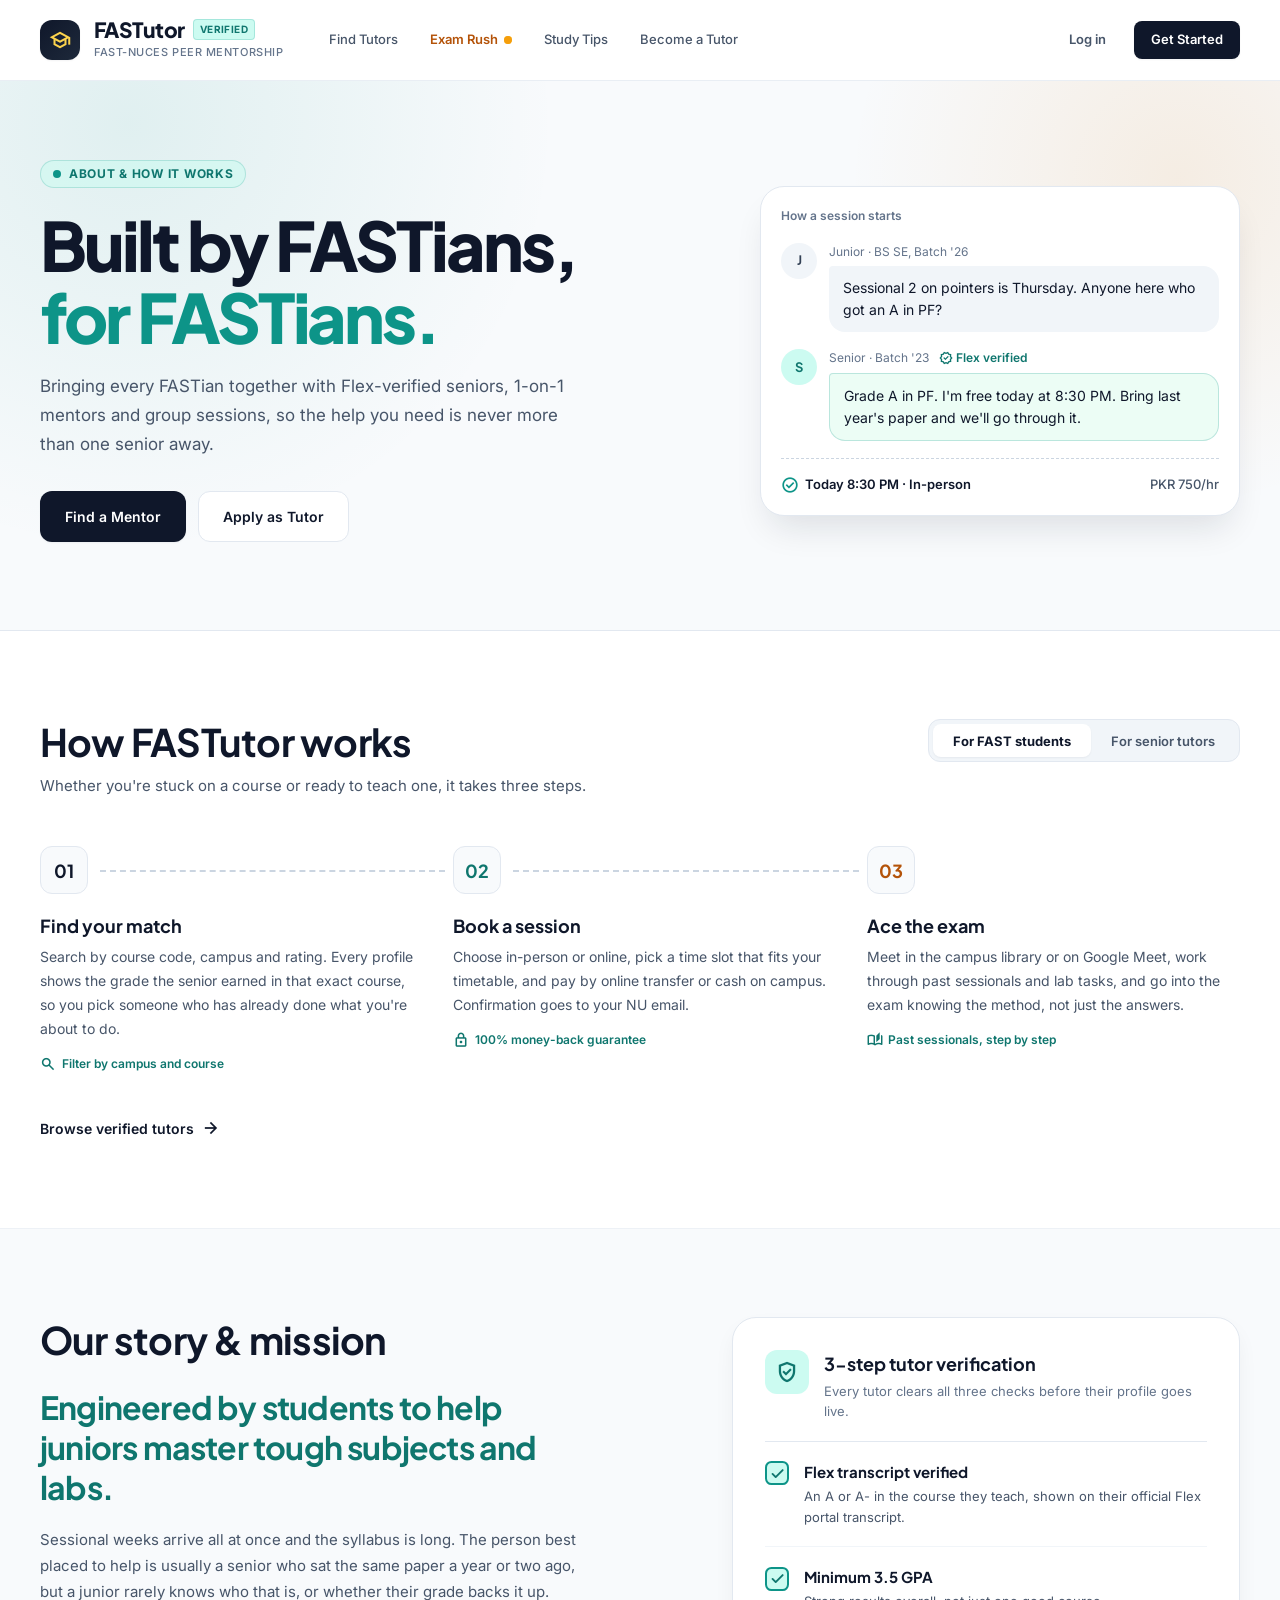
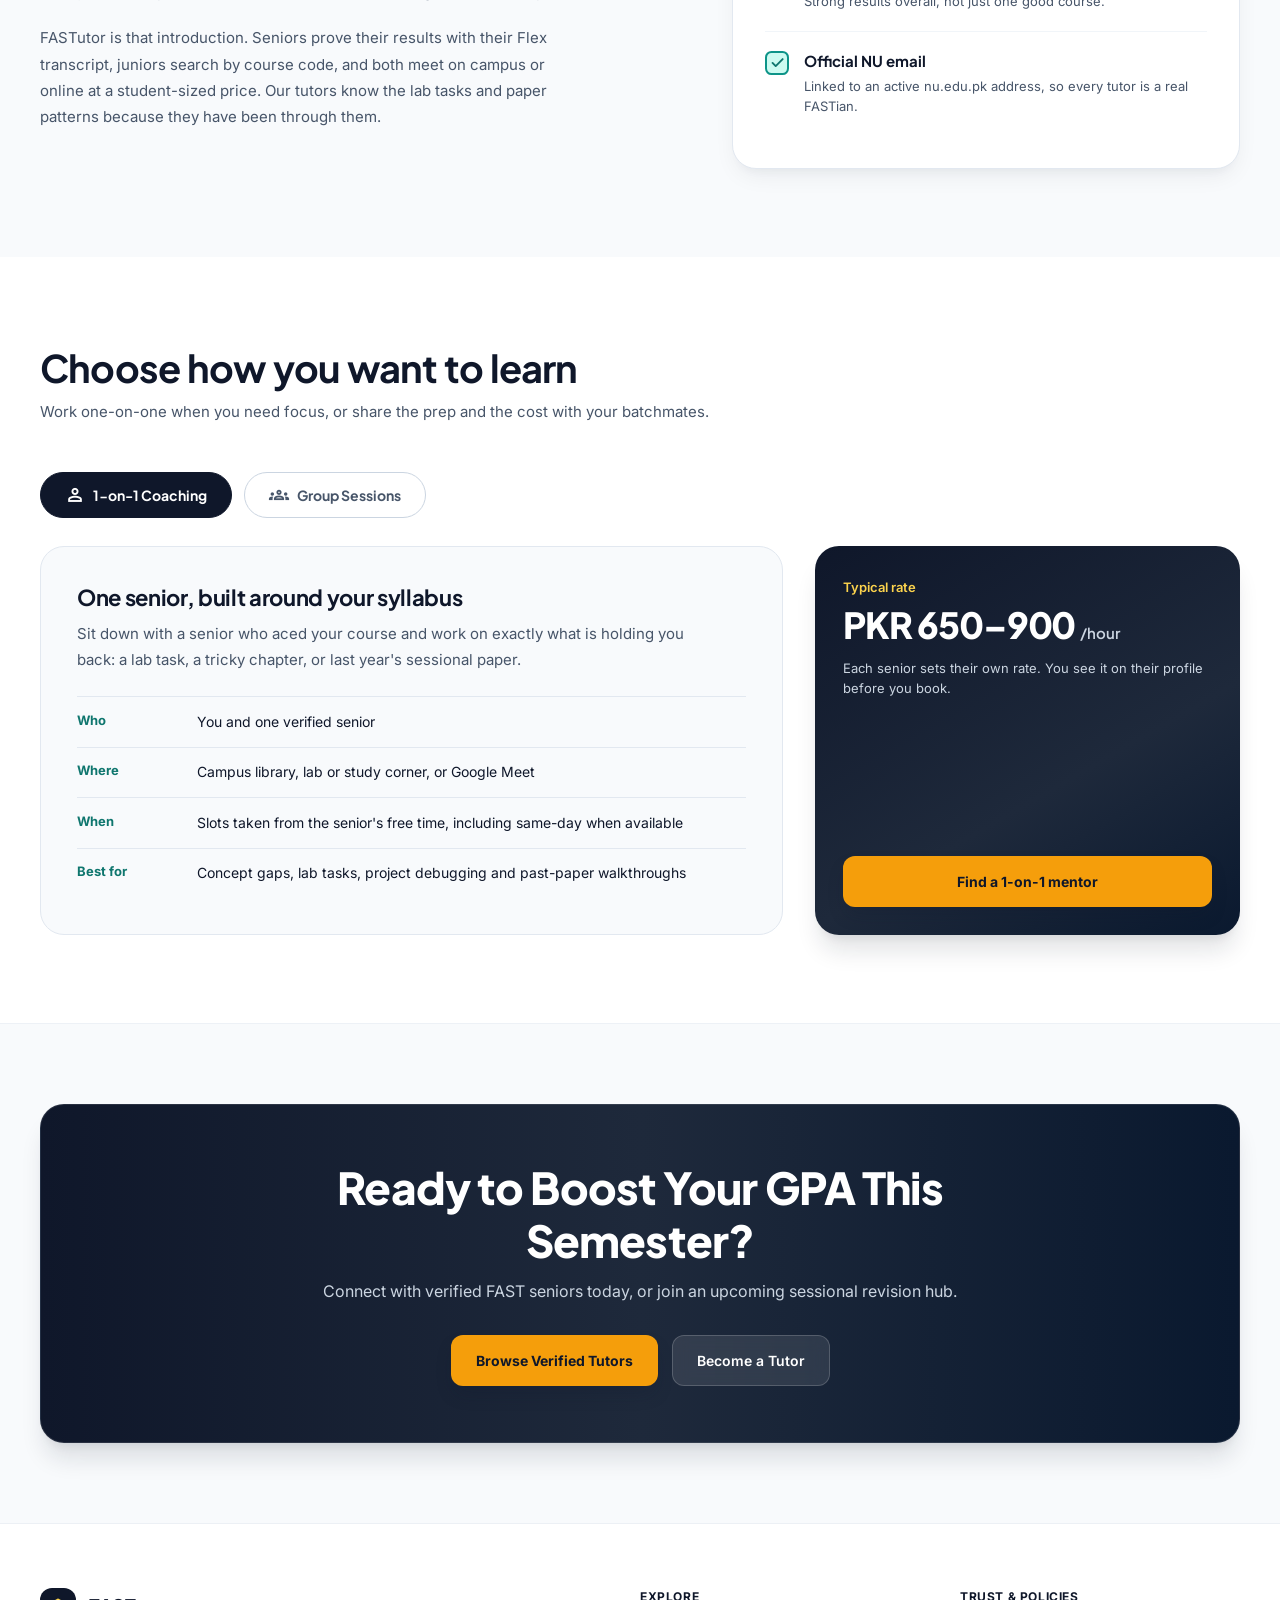
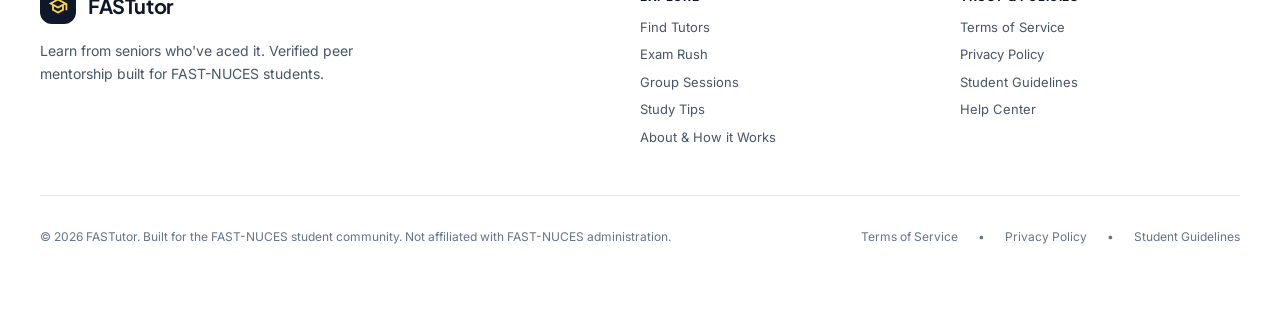
<file: pages/about.html>
<!DOCTYPE html>
<html lang="en">
<head>
  <meta charset="utf-8" />
  <meta name="viewport" content="width=device-width, initial-scale=1.0" />
  <title>About &amp; How It Works | FASTutor</title>
  <meta name="description" content="FASTutor is built by FASTians, for FASTians. See how Flex-verified seniors, 1-on-1 coaching and group sessions help you find, book and ace your next exam." />
  <script>document.documentElement.classList.add("about-js");</script>
  <link rel="preconnect" href="https://fonts.googleapis.com" />
  <link rel="preconnect" href="https://fonts.gstatic.com" crossorigin />
  <link
    href="https://fonts.googleapis.com/css2?family=Inter:wght@400;500;600;700&family=Plus+Jakarta+Sans:wght@500;600;700;800&display=swap"
    rel="stylesheet"
  />
  <link
    href="https://fonts.googleapis.com/css2?family=Material+Symbols+Outlined:opsz,wght,FILL@24,500,0..1&icon_names=arrow_forward,auto_stories,check_circle,close,groups,lock,mail,menu,payments,person,person_search,schedule,school,search,verified,verified_user&display=block"
    rel="stylesheet"
  />
  <link rel="stylesheet" href="../css/style.css" />
  <link rel="stylesheet" href="../css/about.css" />
</head>
<body>
  <!-- ==================== HEADER ==================== -->
  <header class="site-header" id="site-header">
    <div class="container header-inner">
      <div class="header-left">
        <a class="brand-link" href="../index.html" aria-label="FASTutor home">
          <div class="brand-crest"><span class="material-symbols-outlined brand-crest-icon">school</span></div>
          <div class="brand-text">
            <div class="brand-title-row"><span class="brand-name">FASTutor</span><span class="badge-verified-pill">Verified</span></div>
            <span class="brand-subtitle">FAST-NUCES Peer Mentorship</span>
          </div>
        </a>
        <nav class="main-nav" aria-label="Primary Navigation">
          <a class="nav-link" href="../index.html#best-tutors">Find Tutors</a>
          <a class="nav-link nav-link--rush" href="../index.html#exam-rush">
            <span>Exam Rush</span>
            <span class="ping-indicator" aria-hidden="true"><span class="ping-ring"></span><span class="ping-dot"></span></span>
          </a>
          <a class="nav-link" href="./study-tips.html">Study Tips</a>
          <a class="nav-link" href="../index.html?modal=apply">Become a Tutor</a>
        </nav>
      </div>
      <div class="header-actions">
        <a class="btn-ghost-nav" href="../index.html?modal=login">Log in</a>
        <a class="btn btn-primary btn-sm" href="../index.html?modal=signup">Get Started</a>
        <button class="mobile-menu-btn" id="mobile-menu-toggle" type="button" aria-expanded="false" aria-controls="mobile-nav-drawer" aria-label="Toggle navigation menu">
          <span class="material-symbols-outlined" id="mobile-menu-icon">menu</span>
        </button>
      </div>
    </div>
    <div class="mobile-nav-drawer" id="mobile-nav-drawer" hidden>
      <div class="container mobile-nav-inner">
        <a class="mobile-nav-link" href="../index.html#best-tutors">Find Tutors</a>
        <a class="mobile-nav-link mobile-nav-link--rush" href="../index.html#exam-rush">
          <span>Exam Rush</span>
          <span class="ping-indicator" aria-hidden="true"><span class="ping-ring"></span><span class="ping-dot"></span></span>
        </a>
        <a class="mobile-nav-link" href="./study-tips.html">Study Tips</a>
        <a class="mobile-nav-link" href="../index.html?modal=apply">Become a Tutor</a>
        <div class="mobile-nav-actions">
          <a class="btn btn-secondary btn-full" href="../index.html?modal=login">Log in</a>
          <a class="btn btn-primary btn-full" href="../index.html?modal=signup">Get Started</a>
        </div>
      </div>
    </div>
  </header>

  <main class="about-main">
    <!-- ==================== 1. HERO ==================== -->
    <section class="about-hero" aria-labelledby="about-title">
      <div class="container about-hero-grid">
        <div class="about-hero-copy">
          <span class="eyebrow-pill">
            <span class="eyebrow-dot"></span>
            <span class="eyebrow-text">About &amp; How it Works</span>
          </span>
          <h1 class="about-title" id="about-title">
            Built by FASTians,
            <span>for FASTians.</span>
          </h1>
          <p class="about-lead">
            Bringing every FASTian together with Flex-verified seniors, 1-on-1 mentors and group sessions, so the help you need is never more than one senior away.
          </p>
          <div class="about-hero-actions">
            <a class="btn btn-primary btn-lg" href="../index.html#best-tutors">Find a Mentor</a>
            <a class="btn btn-secondary btn-lg" href="../index.html?modal=apply">Apply as Tutor</a>
          </div>
        </div>

        <!-- Illustrative peer exchange (decorative) -->
        <figure class="thread" aria-label="Example of a junior booking a session with a verified senior">
          <figcaption class="thread-caption">How a session starts</figcaption>

          <div class="thread-msg">
            <span class="thread-avatar thread-avatar--junior" aria-hidden="true">J</span>
            <div class="thread-body">
              <span class="thread-who">Junior &middot; BS SE, Batch '26</span>
              <p class="thread-bubble">Sessional 2 on pointers is Thursday. Anyone here who got an A in PF?</p>
            </div>
          </div>

          <div class="thread-msg thread-msg--senior">
            <span class="thread-avatar thread-avatar--senior" aria-hidden="true">S</span>
            <div class="thread-body">
              <span class="thread-who">
                Senior &middot; Batch '23
                <span class="thread-verified"><span class="material-symbols-outlined" aria-hidden="true">verified</span>Flex verified</span>
              </span>
              <p class="thread-bubble">Grade A in PF. I'm free today at 8:30 PM. Bring last year's paper and we'll go through it.</p>
            </div>
          </div>

          <div class="thread-booked">
            <span class="thread-booked-slot">
              <span class="material-symbols-outlined" aria-hidden="true">check_circle</span>
              Today 8:30 PM &middot; In-person
            </span>
            <span class="thread-booked-rate">PKR 750/hr</span>
          </div>
        </figure>
      </div>
    </section>

    <!-- ==================== 2. HOW FASTUTOR WORKS ==================== -->
    <section class="about-section about-section--white" id="how-it-works" aria-labelledby="how-title">
      <div class="container">
        <div class="about-head about-head--split">
          <div>
            <h2 class="about-h2" id="how-title">How FASTutor works</h2>
            <p class="about-sub">Whether you're stuck on a course or ready to teach one, it takes three steps.</p>
          </div>

          <div class="seg" role="tablist" aria-label="Choose your role">
            <button class="seg-btn is-active" id="tab-students" role="tab" type="button" aria-selected="true" aria-controls="panel-students">For FAST students</button>
            <button class="seg-btn" id="tab-tutors" role="tab" type="button" aria-selected="false" aria-controls="panel-tutors" tabindex="-1">For senior tutors</button>
          </div>
        </div>

        <!-- Students -->
        <div class="route-panel" id="panel-students" role="tabpanel" aria-labelledby="tab-students">
          <ol class="route">
            <li class="route-step">
              <span class="route-num" aria-hidden="true">01</span>
              <h3 class="route-title">Find your match</h3>
              <p class="route-desc">Search by course code, campus and rating. Every profile shows the grade the senior earned in that exact course, so you pick someone who has already done what you're about to do.</p>
              <span class="route-note"><span class="material-symbols-outlined" aria-hidden="true">search</span>Filter by campus and course</span>
            </li>
            <li class="route-step">
              <span class="route-num" aria-hidden="true">02</span>
              <h3 class="route-title">Book a session</h3>
              <p class="route-desc">Choose in-person or online, pick a time slot that fits your timetable, and pay by online transfer or cash on campus. Confirmation goes to your NU email.</p>
              <span class="route-note"><span class="material-symbols-outlined" aria-hidden="true">lock</span>100% money-back guarantee</span>
            </li>
            <li class="route-step">
              <span class="route-num" aria-hidden="true">03</span>
              <h3 class="route-title">Ace the exam</h3>
              <p class="route-desc">Meet in the campus library or on Google Meet, work through past sessionals and lab tasks, and go into the exam knowing the method, not just the answers.</p>
              <span class="route-note"><span class="material-symbols-outlined" aria-hidden="true">auto_stories</span>Past sessionals, step by step</span>
            </li>
          </ol>
          <a class="link-arrow route-link" href="../index.html#best-tutors">
            <span>Browse verified tutors</span>
            <span class="material-symbols-outlined" aria-hidden="true">arrow_forward</span>
          </a>
        </div>

        <!-- Tutors -->
        <div class="route-panel" id="panel-tutors" role="tabpanel" aria-labelledby="tab-tutors" hidden>
          <ol class="route">
            <li class="route-step">
              <span class="route-num" aria-hidden="true">01</span>
              <h3 class="route-title">Submit your transcript</h3>
              <p class="route-desc">Upload your Flex transcript showing an A or A- in the course, together with your official NU email. Applications are reviewed within 24 hours.</p>
              <span class="route-note"><span class="material-symbols-outlined" aria-hidden="true">verified_user</span>24-hour NU-ID verification</span>
            </li>
            <li class="route-step">
              <span class="route-num" aria-hidden="true">02</span>
              <h3 class="route-title">Set your schedule and rate</h3>
              <p class="route-desc">Pick the days and the gaps between labs when you're free, set your hourly rate, and publish your slots for juniors to book.</p>
              <span class="route-note"><span class="material-symbols-outlined" aria-hidden="true">schedule</span>You control your availability</span>
            </li>
            <li class="route-step">
              <span class="route-num" aria-hidden="true">03</span>
              <h3 class="route-title">Teach and get paid</h3>
              <p class="route-desc">Run focused peer sessions, help juniors through their sessionals, and receive weekly payouts to your wallet or IBAN.</p>
              <span class="route-note"><span class="material-symbols-outlined" aria-hidden="true">payments</span>Weekly SadaPay / IBAN payout</span>
            </li>
          </ol>
          <a class="link-arrow route-link" href="../index.html?modal=apply">
            <span>Apply as a tutor</span>
            <span class="material-symbols-outlined" aria-hidden="true">arrow_forward</span>
          </a>
        </div>
      </div>
    </section>

    <!-- ==================== 3. OUR STORY & MISSION ==================== -->
    <section class="about-section about-section--surface" id="our-story" aria-labelledby="story-title">
      <div class="container story-grid">
        <div class="story-copy">
          <h2 class="about-h2" id="story-title">Our story &amp; mission</h2>
          <p class="story-statement">Engineered by students to help juniors master tough subjects and labs.</p>
          <p class="story-text">
            Sessional weeks arrive all at once and the syllabus is long. The person best placed to help is usually a senior who sat the same paper a year or two ago, but a junior rarely knows who that is, or whether their grade backs it up.
          </p>
          <p class="story-text">
            FASTutor is that introduction. Seniors prove their results with their Flex transcript, juniors search by course code, and both meet on campus or online at a student-sized price. Our tutors know the lab tasks and paper patterns because they have been through them.
          </p>
        </div>

        <aside class="verify-card" id="verify-card" aria-labelledby="verify-title">
          <div class="verify-head">
            <span class="verify-icon" aria-hidden="true"><span class="material-symbols-outlined">verified_user</span></span>
            <div>
              <h3 class="verify-title" id="verify-title">3-step tutor verification</h3>
              <p class="verify-sub">Every tutor clears all three checks before their profile goes live.</p>
            </div>
          </div>

          <ul class="verify-list">
            <li class="verify-item">
              <span class="verify-box" aria-hidden="true"><svg viewBox="0 0 24 24"><path d="M4 12.5l5 5L20 6.5" pathLength="20" /></svg></span>
              <div>
                <strong>Flex transcript verified</strong>
                <p>An A or A- in the course they teach, shown on their official Flex portal transcript.</p>
              </div>
            </li>
            <li class="verify-item">
              <span class="verify-box" aria-hidden="true"><svg viewBox="0 0 24 24"><path d="M4 12.5l5 5L20 6.5" pathLength="20" /></svg></span>
              <div>
                <strong>Minimum 3.5 GPA</strong>
                <p>Strong results overall, not just one good course.</p>
              </div>
            </li>
            <li class="verify-item">
              <span class="verify-box" aria-hidden="true"><svg viewBox="0 0 24 24"><path d="M4 12.5l5 5L20 6.5" pathLength="20" /></svg></span>
              <div>
                <strong>Official NU email</strong>
                <p>Linked to an active nu.edu.pk address, so every tutor is a real FASTian.</p>
              </div>
            </li>
          </ul>
        </aside>
      </div>
    </section>

    <!-- ==================== 4. SESSION FORMATS ==================== -->
    <section class="about-section about-section--white" id="session-formats" aria-labelledby="formats-title">
      <div class="container">
        <div class="about-head">
          <h2 class="about-h2" id="formats-title">Choose how you want to learn</h2>
          <p class="about-sub">Work one-on-one when you need focus, or share the prep and the cost with your batchmates.</p>
        </div>

        <div class="format-tabs" role="tablist" aria-label="Session format">
          <button class="format-pill is-active" id="tab-one-on-one" role="tab" type="button" aria-selected="true" aria-controls="panel-one-on-one">
            <span class="material-symbols-outlined" aria-hidden="true">person</span>1-on-1 Coaching
          </button>
          <button class="format-pill" id="tab-group" role="tab" type="button" aria-selected="false" aria-controls="panel-group" tabindex="-1">
            <span class="material-symbols-outlined" aria-hidden="true">groups</span>Group Sessions
          </button>
        </div>

        <!-- 1-on-1 -->
        <div class="format-panel" id="panel-one-on-one" role="tabpanel" aria-labelledby="tab-one-on-one">
          <div class="format-copy">
            <h3 class="format-title">One senior, built around your syllabus</h3>
            <p class="format-intro">Sit down with a senior who aced your course and work on exactly what is holding you back: a lab task, a tricky chapter, or last year's sessional paper.</p>
            <dl class="format-facts">
              <div><dt>Who</dt><dd>You and one verified senior</dd></div>
              <div><dt>Where</dt><dd>Campus library, lab or study corner, or Google Meet</dd></div>
              <div><dt>When</dt><dd>Slots taken from the senior's free time, including same-day when available</dd></div>
              <div><dt>Best for</dt><dd>Concept gaps, lab tasks, project debugging and past-paper walkthroughs</dd></div>
            </dl>
          </div>
          <div class="format-price">
            <div>
              <span class="format-price-label">Typical rate</span>
              <p class="format-price-amount">PKR 650&ndash;900<span>/hour</span></p>
              <p class="format-price-note">Each senior sets their own rate. You see it on their profile before you book.</p>
            </div>
            <a class="btn btn-amber btn-lg btn-full" href="../index.html#best-tutors">Find a 1-on-1 mentor</a>
          </div>
        </div>

        <!-- Group -->
        <div class="format-panel" id="panel-group" role="tabpanel" aria-labelledby="tab-group" hidden>
          <div class="format-copy">
            <h3 class="format-title">Share the prep, split the fee</h3>
            <p class="format-intro">Join a revision hub or book a slot with batchmates. A verified senior runs the session and the hourly fee is shared, so intensive prep costs less per person.</p>
            <dl class="format-facts">
              <div><dt>Who</dt><dd>3&ndash;5 batchmates with one verified senior</dd></div>
              <div><dt>Where</dt><dd>On campus or online</dd></div>
              <div><dt>When</dt><dd>Exam Rush nights, 8:00 PM to 2:00 AM before Sessional 1, Sessional 2 and Finals</dd></div>
              <div><dt>Best for</dt><dd>Last-minute revision, shared past papers and splitting the cost</dd></div>
            </dl>
          </div>
          <div class="format-price">
            <div>
              <span class="format-price-label">Typical cost</span>
              <p class="format-price-amount">PKR 250&ndash;350<span>/student</span></p>
              <p class="format-price-note">The hourly fee is divided between everyone in the group.</p>
            </div>
            <a class="btn btn-amber btn-lg btn-full" href="../index.html#exam-rush">Join a group session</a>
          </div>
        </div>
      </div>
    </section>

    <!-- ==================== 5. CLOSING CTA ==================== -->
    <section class="closing-cta-section">
      <div class="container">
        <div class="closing-cta-box">
          <div class="closing-cta-copy">
            <h2 class="closing-cta-title">Ready to Boost Your GPA This Semester?</h2>
            <p class="closing-cta-desc">
              Connect with verified FAST seniors today, or join an upcoming sessional revision hub.
            </p>
          </div>
          <div class="closing-cta-actions">
            <a class="btn btn-amber btn-lg" href="../index.html#best-tutors">Browse Verified Tutors</a>
            <a class="btn btn-glass btn-lg" href="../index.html?modal=apply">Become a Tutor</a>
          </div>
        </div>
      </div>
    </section>
  </main>

  <!-- ==================== FOOTER ==================== -->
  <footer class="site-footer">
    <div class="container footer-inner">
      <div class="footer-grid footer-grid--3">
        <div class="footer-brand-col">
          <div class="footer-brand-row">
            <div class="footer-crest"><span class="material-symbols-outlined">school</span></div>
            <span class="footer-brand-name">FASTutor</span>
          </div>
          <p class="footer-tagline">Learn from seniors who've aced it. Verified peer mentorship built for FAST-NUCES students.</p>
        </div>
        <div class="footer-col">
          <span class="footer-col-title">Explore</span>
          <ul class="footer-links">
            <li><a class="footer-link" href="../index.html#best-tutors">Find Tutors</a></li>
            <li><a class="footer-link" href="../index.html#exam-rush">Exam Rush</a></li>
            <li><a class="footer-link" href="../index.html#exam-rush">Group Sessions</a></li>
            <li><a class="footer-link" href="./study-tips.html">Study Tips</a></li>
            <li><a class="footer-link" href="./about.html">About &amp; How it Works</a></li>
          </ul>
        </div>
        <div class="footer-col">
          <span class="footer-col-title">Trust &amp; Policies</span>
          <ul class="footer-links">
            <li><a class="footer-link" href="./terms.html">Terms of Service</a></li>
            <li><a class="footer-link" href="./terms.html?tab=privacy">Privacy Policy</a></li>
            <li><a class="footer-link" href="./terms.html?tab=community">Student Guidelines</a></li>
            <li><a class="footer-link" href="./help-center.html">Help Center</a></li>
          </ul>
        </div>
      </div>
      <div class="footer-bottom">
        <span>© 2026 FASTutor. Built for the FAST-NUCES student community. Not affiliated with FAST-NUCES administration.</span>
        <div class="footer-legal-links">
          <a href="./terms.html">Terms of Service</a><span aria-hidden="true">•</span>
          <a href="./terms.html?tab=privacy">Privacy Policy</a><span aria-hidden="true">•</span>
          <a href="./terms.html?tab=community">Student Guidelines</a>
        </div>
      </div>
    </div>
  </footer>

  <script src="../js/script.js"></script>
  <script src="../js/about.js"></script>
</body>
</html>
</file>
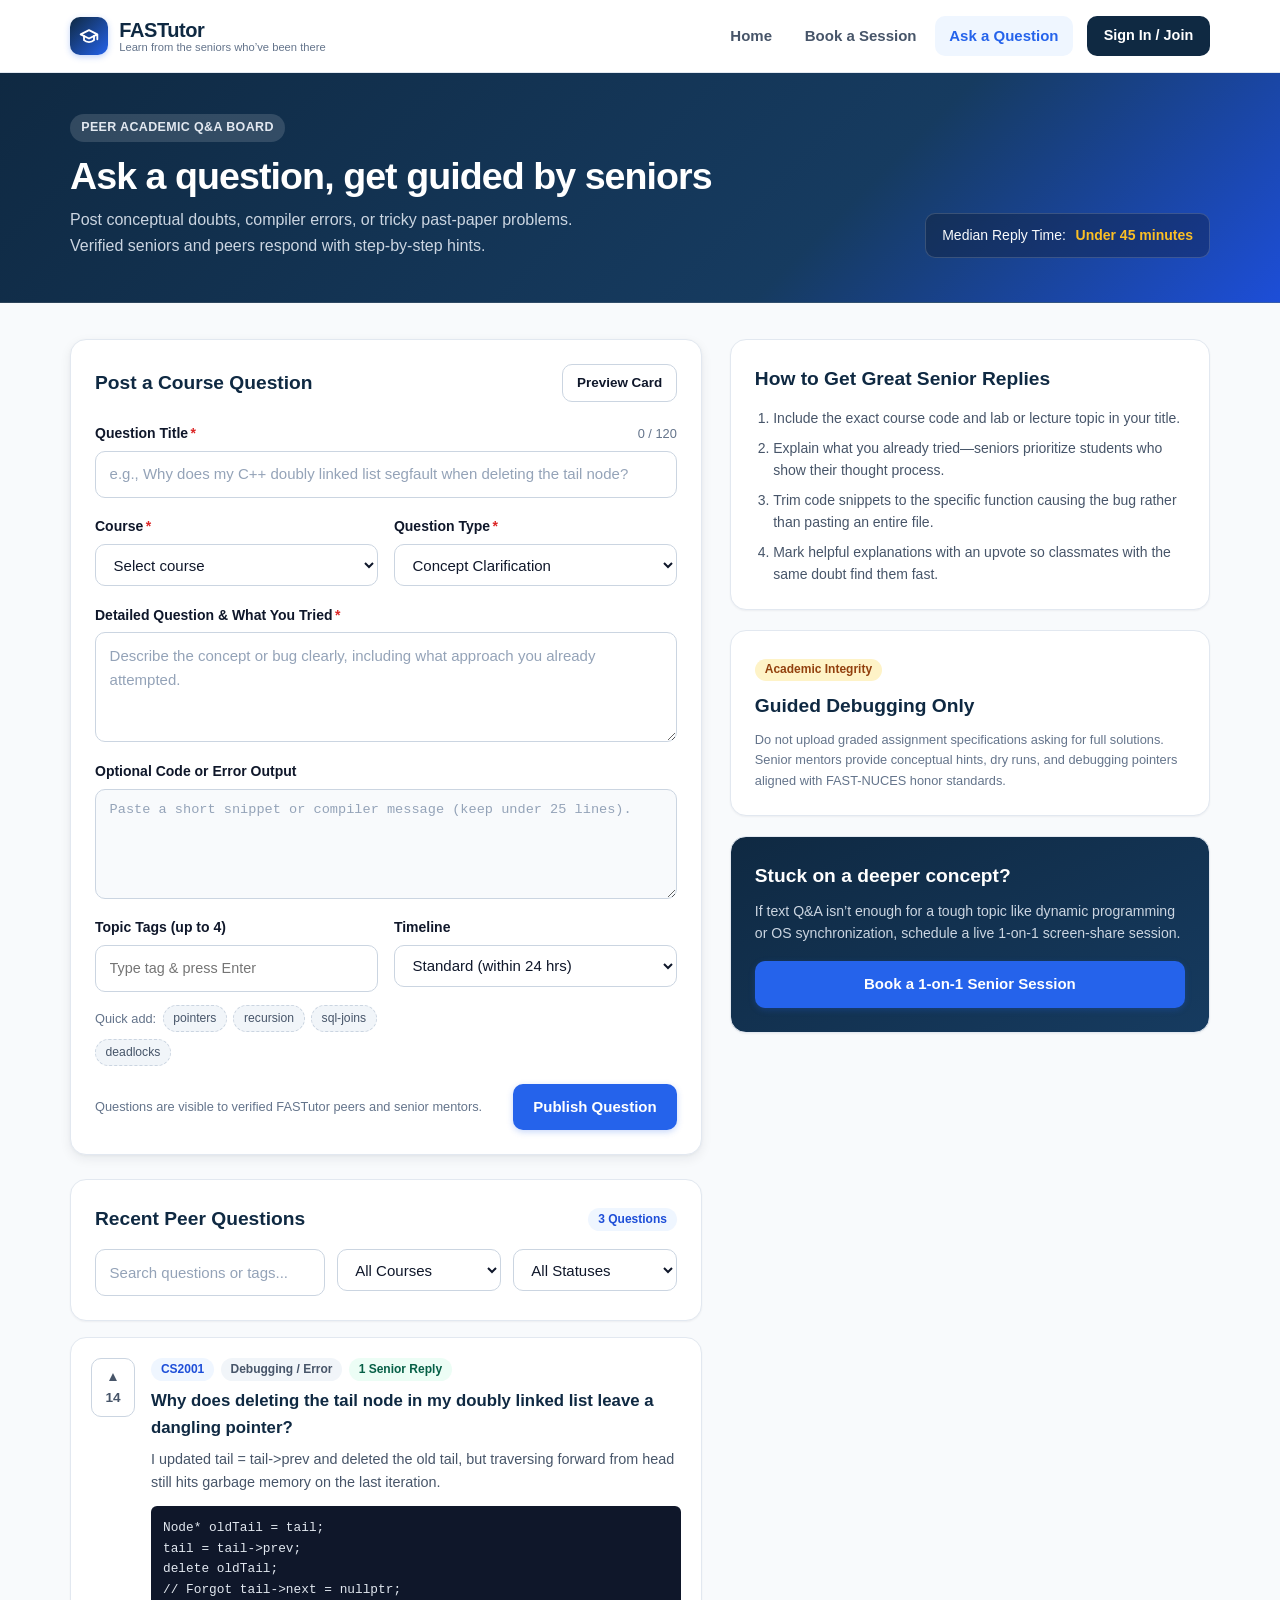
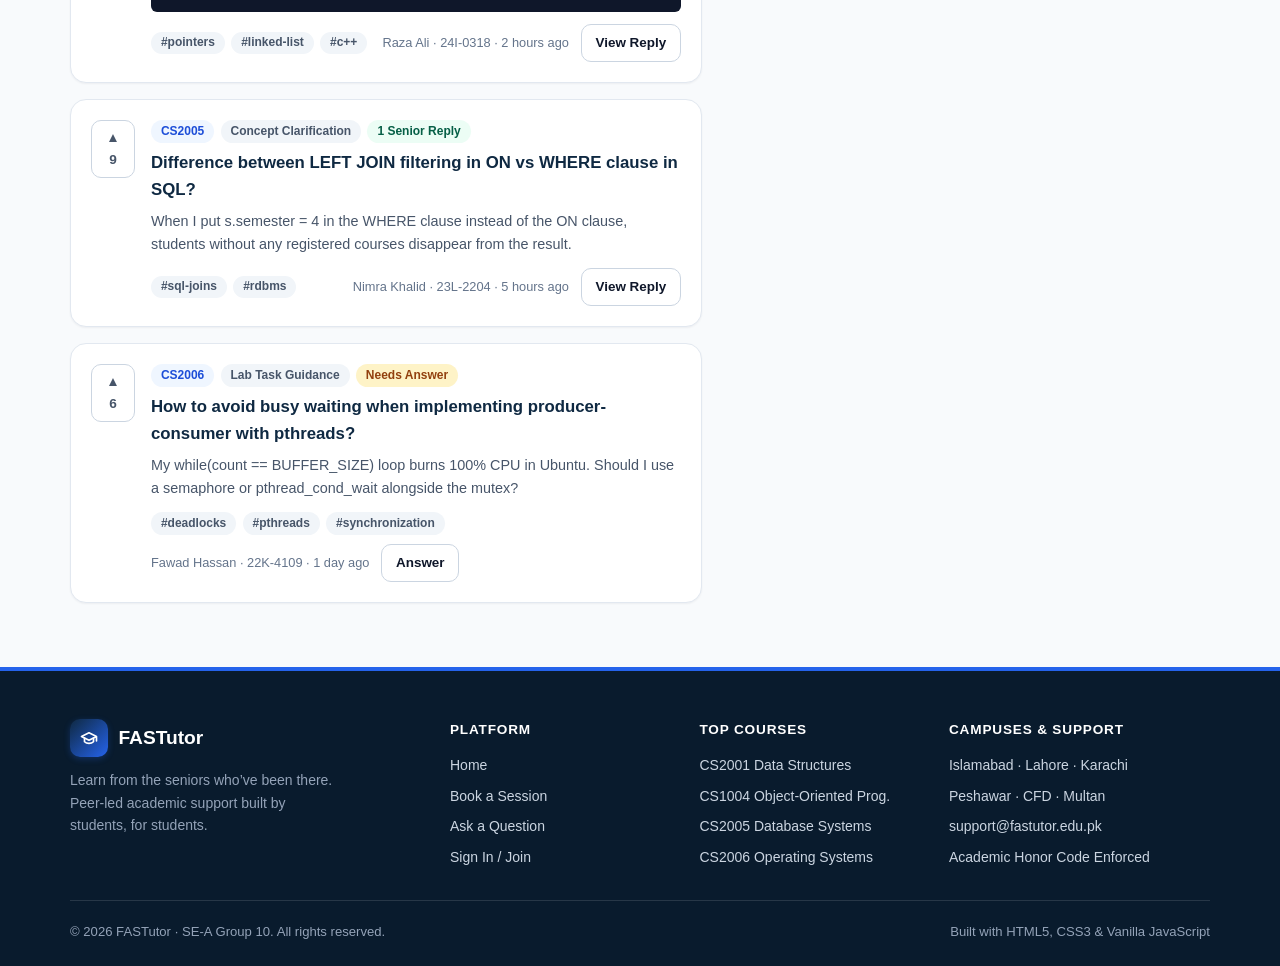
<file: pages/ask-question.html>
<!DOCTYPE html>
<html lang="en">
<head>
  <meta charset="UTF-8">
  <meta name="viewport" content="width=device-width, initial-scale=1.0">
  <title>Ask a Question | FASTutor</title>
  <link rel="stylesheet" href="../css/fastutor.css">
</head>
<body>
  <a class="skip-link" href="#main-content">Skip to main content</a>

  <header class="site-header">
    <div class="container header-inner">
      <a class="brand" href="../index.html">
        <span class="brand-mark" aria-hidden="true">
          <svg width="20" height="20" viewBox="0 0 24 24" fill="none" stroke="currentColor" stroke-width="2.2" stroke-linecap="round" stroke-linejoin="round">
            <path d="M22 10v6M2 10l10-5 10 5-10 5z"></path>
            <path d="M6 12v5c3 3 9 3 12 0v-5"></path>
          </svg>
        </span>
        <span class="brand-text">
          <span>FASTutor</span>
          <span class="brand-tagline">Learn from the seniors who’ve been there</span>
        </span>
      </a>

      <button
        type="button"
        class="nav-toggle"
        id="navToggle"
        aria-expanded="false"
        aria-controls="siteNav"
        aria-label="Toggle navigation menu"
      >
        <svg width="22" height="22" viewBox="0 0 24 24" fill="none" stroke="currentColor" stroke-width="2" stroke-linecap="round">
          <line x1="3" y1="6" x2="21" y2="6"></line>
          <line x1="3" y1="12" x2="21" y2="12"></line>
          <line x1="3" y1="18" x2="21" y2="18"></line>
        </svg>
      </button>

      <nav class="site-nav" id="siteNav" aria-label="Primary navigation">
        <ul class="nav-links">
          <li><a class="nav-link" href="../index.html">Home</a></li>
          <li><a class="nav-link" href="book-session.html">Book a Session</a></li>
          <li><a class="nav-link" href="ask-question.html" aria-current="page">Ask a Question</a></li>
        </ul>
        <a class="nav-cta" href="auth.html">Sign In / Join</a>
      </nav>
    </div>
  </header>

  <main id="main-content" class="site-main">
    <section class="page-hero">
      <div class="container page-hero-inner">
        <div>
          <span class="eyebrow">Peer Academic Q&amp;A Board</span>
          <h1>Ask a question, get guided by seniors</h1>
          <p>Post conceptual doubts, compiler errors, or tricky past-paper problems. Verified seniors and peers respond with step-by-step hints.</p>
        </div>
        <div class="hero-stat-pill">
          <span>Median Reply Time:</span>
          <strong>Under 45 minutes</strong>
        </div>
      </div>
    </section>

    <div class="container qa-layout">
      <!-- LEFT: QUESTION COMPOSER & FEED -->
      <div style="display: flex; flex-direction: column; gap: 1.5rem;">
        <section class="card card-elevated" aria-label="Ask a new question">
          <div class="card-header">
            <h2 class="card-title">Post a Course Question</h2>
            <button type="button" class="btn btn-secondary btn-sm" id="togglePreviewBtn" aria-expanded="false">
              Preview Card
            </button>
          </div>

          <div id="questionAlert" class="alert" role="status" aria-live="polite" hidden></div>

          <form id="askForm" class="form-stack" novalidate>
            <div class="form-group">
              <div class="form-label-row">
                <label class="form-label" for="qTitle">
                  Question Title<span class="required-mark">*</span>
                </label>
                <span class="form-hint" id="titleCharCount">0 / 120</span>
              </div>
              <input
                class="form-control"
                type="text"
                id="qTitle"
                name="qTitle"
                maxlength="120"
                placeholder="e.g., Why does my C++ doubly linked list segfault when deleting the tail node?"
                required
              >
              <span class="field-error" id="qTitleError"></span>
            </div>

            <div class="form-row">
              <div class="form-group">
                <label class="form-label" for="qCourse">
                  Course<span class="required-mark">*</span>
                </label>
                <select class="form-control" id="qCourse" name="qCourse" required>
                  <option value="">Select course</option>
                  <option value="CS1002">CS1002 Programming Fundamentals</option>
                  <option value="CS1004">CS1004 Object-Oriented Programming</option>
                  <option value="CS2001">CS2001 Data Structures</option>
                  <option value="CS2005">CS2005 Database Systems</option>
                  <option value="CS2006">CS2006 Operating Systems</option>
                  <option value="CS3001">CS3001 Computer Networks</option>
                  <option value="MT1003">MT1003 Calculus &amp; Analytical Geometry</option>
                  <option value="SE3002">SE3002 Software Design &amp; Architecture</option>
                </select>
                <span class="field-error" id="qCourseError"></span>
              </div>

              <div class="form-group">
                <label class="form-label" for="qCategory">
                  Question Type<span class="required-mark">*</span>
                </label>
                <select class="form-control" id="qCategory" name="qCategory" required>
                  <option value="Concept Clarification">Concept Clarification</option>
                  <option value="Debugging / Error">Debugging / Code Error</option>
                  <option value="Lab Task Guidance">Lab Task Guidance</option>
                  <option value="Exam / Quiz Prep">Exam / Quiz Prep</option>
                  <option value="Project Architecture">Project Architecture</option>
                </select>
              </div>
            </div>

            <div class="form-group">
              <label class="form-label" for="qDetails">
                Detailed Question &amp; What You Tried<span class="required-mark">*</span>
              </label>
              <textarea
                class="form-control"
                id="qDetails"
                name="qDetails"
                placeholder="Describe the concept or bug clearly, including what approach you already attempted."
                required
              ></textarea>
              <span class="field-error" id="qDetailsError"></span>
            </div>

            <div class="form-group">
              <label class="form-label" for="qCode">
                Optional Code or Error Output
              </label>
              <textarea
                class="form-control code-input"
                id="qCode"
                name="qCode"
                placeholder="Paste a short snippet or compiler message (keep under 25 lines)."
              ></textarea>
            </div>

            <div class="form-row">
              <div class="form-group">
                <label class="form-label" for="qTagInput">Topic Tags (up to 4)</label>
                <div class="tag-input-wrap" id="tagContainer">
                  <input
                    type="text"
                    class="tag-raw-input"
                    id="qTagInput"
                    placeholder="Type tag &amp; press Enter"
                  >
                </div>
                <div class="suggested-tags" aria-label="Quick tags">
                  <span class="form-hint">Quick add:</span>
                  <button type="button" class="suggested-tag-btn" data-add-tag="pointers">pointers</button>
                  <button type="button" class="suggested-tag-btn" data-add-tag="recursion">recursion</button>
                  <button type="button" class="suggested-tag-btn" data-add-tag="sql-joins">sql-joins</button>
                  <button type="button" class="suggested-tag-btn" data-add-tag="deadlocks">deadlocks</button>
                </div>
              </div>

              <div class="form-group">
                <label class="form-label" for="qUrgency">Timeline</label>
                <select class="form-control" id="qUrgency" name="qUrgency">
                  <option value="Normal">Standard (within 24 hrs)</option>
                  <option value="Before Lab">Before Upcoming Lab</option>
                  <option value="Exam Prep">Midterm / Final Prep</option>
                </select>
              </div>
            </div>

            <div id="questionPreviewBox" class="question-preview" hidden>
              <div class="form-hint" style="margin-bottom: 0.35rem; font-weight: 700; text-transform: uppercase;">Live Preview</div>
              <h3 class="question-title" id="previewTitle">Your question title will appear here</h3>
              <p class="question-excerpt" id="previewDetails">Your explanation will appear here.</p>
              <div class="tag-list" id="previewMeta"></div>
            </div>

            <div style="display: flex; flex-wrap: wrap; gap: 0.75rem; align-items: center; justify-content: space-between;">
              <span class="form-hint">Questions are visible to verified FASTutor peers and senior mentors.</span>
              <button type="submit" class="btn btn-primary">Publish Question</button>
            </div>
          </form>
        </section>

        <!-- RECENT COMMUNITY QUESTIONS -->
        <section aria-label="Community questions feed">
          <div class="card" style="margin-bottom: 1rem;">
            <div class="card-header" style="margin-bottom: 0.9rem;">
              <h2 class="card-title">Recent Peer Questions</h2>
              <span class="badge badge-blue" id="feedCountBadge">3 Questions</span>
            </div>

            <div class="filter-bar" style="margin-bottom: 0;">
              <div class="form-group">
                <label class="sr-only" for="feedSearch">Search questions</label>
                <input class="form-control" type="search" id="feedSearch" placeholder="Search questions or tags...">
              </div>
              <div class="form-group">
                <label class="sr-only" for="feedCourseFilter">Filter feed by course</label>
                <select class="form-control" id="feedCourseFilter">
                  <option value="all">All Courses</option>
                  <option value="CS1004">CS1004 OOP</option>
                  <option value="CS2001">CS2001 Data Structures</option>
                  <option value="CS2005">CS2005 Database Systems</option>
                  <option value="CS2006">CS2006 Operating Systems</option>
                  <option value="MT1003">MT1003 Calculus</option>
                </select>
              </div>
              <div class="form-group">
                <label class="sr-only" for="feedStatusFilter">Filter by answer status</label>
                <select class="form-control" id="feedStatusFilter">
                  <option value="all">All Statuses</option>
                  <option value="answered">Answered</option>
                  <option value="open">Needs Answer</option>
                </select>
              </div>
            </div>
          </div>

          <div class="question-feed" id="questionFeed" aria-live="polite"></div>
          <p id="emptyFeedMsg" class="form-hint" hidden>No questions match those filters right now. Try adjusting your search.</p>
        </section>
      </div>

      <!-- RIGHT SIDEBAR: GUIDELINES & ESCALATION -->
      <aside style="display: flex; flex-direction: column; gap: 1.25rem;" aria-label="Asking guidelines and help options">
        <section class="card">
          <h2 class="card-title" style="margin-bottom: 0.75rem;">How to Get Great Senior Replies</h2>
          <ol class="honor-list">
            <li>Include the exact course code and lab or lecture topic in your title.</li>
            <li>Explain what you already tried—seniors prioritize students who show their thought process.</li>
            <li>Trim code snippets to the specific function causing the bug rather than pasting an entire file.</li>
            <li>Mark helpful explanations with an upvote so classmates with the same doubt find them fast.</li>
          </ol>
        </section>

        <section class="card">
          <span class="badge badge-amber" style="margin-bottom: 0.6rem;">Academic Integrity</span>
          <h2 class="card-title" style="margin-bottom: 0.5rem;">Guided Debugging Only</h2>
          <p class="form-hint" style="margin: 0;">
            Do not upload graded assignment specifications asking for full solutions. Senior mentors provide conceptual hints, dry runs, and debugging pointers aligned with FAST-NUCES honor standards.
          </p>
        </section>

        <section class="card" style="background: linear-gradient(155deg, var(--color-navy) 0%, #163b60 100%); color: #ffffff;">
          <h2 class="card-title" style="color: #ffffff; margin-bottom: 0.5rem;">Stuck on a deeper concept?</h2>
          <p style="margin: 0 0 1rem; font-size: 0.88rem; color: #cbd5e1;">
            If text Q&amp;A isn’t enough for a tough topic like dynamic programming or OS synchronization, schedule a live 1-on-1 screen-share session.
          </p>
          <a class="btn btn-primary btn-block" href="book-session.html">Book a 1-on-1 Senior Session</a>
        </section>
      </aside>
    </div>
  </main>

  <footer class="site-footer">
    <div class="container">
      <div class="footer-grid">
        <div>
          <div class="footer-brand">
            <span class="brand-mark" aria-hidden="true">
              <svg width="18" height="18" viewBox="0 0 24 24" fill="none" stroke="currentColor" stroke-width="2.2" stroke-linecap="round" stroke-linejoin="round">
                <path d="M22 10v6M2 10l10-5 10 5-10 5z"></path>
                <path d="M6 12v5c3 3 9 3 12 0v-5"></path>
              </svg>
            </span>
            <span>FASTutor</span>
          </div>
          <p class="footer-desc">Learn from the seniors who’ve been there. Peer-led academic support built by students, for students.</p>
        </div>

        <div>
          <h2 class="footer-heading">Platform</h2>
          <ul class="footer-links">
            <li><a href="../index.html">Home</a></li>
            <li><a href="book-session.html">Book a Session</a></li>
            <li><a href="ask-question.html">Ask a Question</a></li>
            <li><a href="auth.html">Sign In / Join</a></li>
          </ul>
        </div>

        <div>
          <h2 class="footer-heading">Top Courses</h2>
          <ul class="footer-links">
            <li><a href="book-session.html?course=CS2001">CS2001 Data Structures</a></li>
            <li><a href="book-session.html?course=CS1004">CS1004 Object-Oriented Prog.</a></li>
            <li><a href="book-session.html?course=CS2005">CS2005 Database Systems</a></li>
            <li><a href="book-session.html?course=CS2006">CS2006 Operating Systems</a></li>
          </ul>
        </div>

        <div>
          <h2 class="footer-heading">Campuses &amp; Support</h2>
          <ul class="footer-links">
            <li>Islamabad · Lahore · Karachi</li>
            <li>Peshawar · CFD · Multan</li>
            <li><a href="mailto:support@fastutor.edu.pk">support@fastutor.edu.pk</a></li>
            <li>Academic Honor Code Enforced</li>
          </ul>
        </div>
      </div>

      <div class="footer-bottom">
        <span>&copy; 2026 FASTutor · SE-A Group 10. All rights reserved.</span>
        <span>Built with HTML5, CSS3 &amp; Vanilla JavaScript</span>
      </div>
    </div>
  </footer>

  <script>
    (function () {
      'use strict';

      // Mobile Navigation Toggle
      const navToggle = document.getElementById('navToggle');
      const siteNav = document.getElementById('siteNav');
      if (navToggle && siteNav) {
        navToggle.addEventListener('click', function () {
          const isOpen = siteNav.classList.toggle('is-open');
          navToggle.setAttribute('aria-expanded', String(isOpen));
        });
      }

      const STORAGE_KEY = 'fastutor_questions_v1';

      const SEED_QUESTIONS = [
        {
          id: 'q101',
          title: 'Why does deleting the tail node in my doubly linked list leave a dangling pointer?',
          course: 'CS2001',
          category: 'Debugging / Error',
          details: 'I updated tail = tail->prev and deleted the old tail, but traversing forward from head still hits garbage memory on the last iteration.',
          code: 'Node* oldTail = tail;\ntail = tail->prev;\ndelete oldTail;\n// Forgot tail->next = nullptr;',
          tags: ['pointers', 'linked-list', 'c++'],
          urgency: 'Before Lab',
          author: 'Raza Ali · 24I-0318',
          createdAt: '2 hours ago',
          votes: 14,
          voted: false,
          answers: [
            {
              author: 'Zainab Farooq (Senior Mentor)',
              text: 'After moving tail = tail->prev, check if tail is non-null and explicitly set tail->next = nullptr before calling delete oldTail. Also handle the single-node edge case where head == tail.'
            }
          ]
        },
        {
          id: 'q102',
          title: 'Difference between LEFT JOIN filtering in ON vs WHERE clause in SQL?',
          course: 'CS2005',
          category: 'Concept Clarification',
          details: 'When I put s.semester = 4 in the WHERE clause instead of the ON clause, students without any registered courses disappear from the result.',
          code: '',
          tags: ['sql-joins', 'rdbms'],
          urgency: 'Normal',
          author: 'Nimra Khalid · 23L-2204',
          createdAt: '5 hours ago',
          votes: 9,
          voted: false,
          answers: [
            {
              author: 'Bilal Ahmed (Senior Mentor)',
              text: 'Putting a condition on the right-hand table inside WHERE runs after the join and drops rows where the right side is NULL, effectively turning your LEFT JOIN into an INNER JOIN. Keep right-table filters inside ON when you want unmatched left rows preserved.'
            }
          ]
        },
        {
          id: 'q103',
          title: 'How to avoid busy waiting when implementing producer-consumer with pthreads?',
          course: 'CS2006',
          category: 'Lab Task Guidance',
          details: 'My while(count == BUFFER_SIZE) loop burns 100% CPU in Ubuntu. Should I use a semaphore or pthread_cond_wait alongside the mutex?',
          code: '',
          tags: ['deadlocks', 'pthreads', 'synchronization'],
          urgency: 'Exam Prep',
          author: 'Fawad Hassan · 22K-4109',
          createdAt: '1 day ago',
          votes: 6,
          voted: false,
          answers: []
        }
      ];

      // Form Elements
      const askForm = document.getElementById('askForm');
      const qTitle = document.getElementById('qTitle');
      const titleCharCount = document.getElementById('titleCharCount');
      const qCourse = document.getElementById('qCourse');
      const qCategory = document.getElementById('qCategory');
      const qDetails = document.getElementById('qDetails');
      const qCode = document.getElementById('qCode');
      const qUrgency = document.getElementById('qUrgency');
      const qTagInput = document.getElementById('qTagInput');
      const tagContainer = document.getElementById('tagContainer');
      const questionAlert = document.getElementById('questionAlert');

      const togglePreviewBtn = document.getElementById('togglePreviewBtn');
      const questionPreviewBox = document.getElementById('questionPreviewBox');
      const previewTitle = document.getElementById('previewTitle');
      const previewDetails = document.getElementById('previewDetails');
      const previewMeta = document.getElementById('previewMeta');

      const feedSearch = document.getElementById('feedSearch');
      const feedCourseFilter = document.getElementById('feedCourseFilter');
      const feedStatusFilter = document.getElementById('feedStatusFilter');
      const questionFeed = document.getElementById('questionFeed');
      const feedCountBadge = document.getElementById('feedCountBadge');
      const emptyFeedMsg = document.getElementById('emptyFeedMsg');

      let currentTags = [];

      function escapeHtml(text) {
        const div = document.createElement('div');
        div.textContent = text;
        return div.innerHTML;
      }

      function loadQuestions() {
        try {
          const raw = localStorage.getItem(STORAGE_KEY);
          if (raw) {
            const parsed = JSON.parse(raw);
            if (Array.isArray(parsed) && parsed.length > 0) return parsed;
          }
        } catch (err) {
          // Ignore storage error
        }
        return SEED_QUESTIONS.slice();
      }

      function saveQuestions(list) {
        try {
          localStorage.setItem(STORAGE_KEY, JSON.stringify(list));
        } catch (err) {
          // Ignore storage error
        }
      }

      function renderTags() {
        tagContainer.querySelectorAll('.tag-chip').forEach(function (chip) {
          chip.remove();
        });

        currentTags.forEach(function (tag) {
          const chip = document.createElement('span');
          chip.className = 'tag-chip';
          chip.innerHTML =
            '<span>#' + escapeHtml(tag) + '</span>' +
            '<button type="button" aria-label="Remove tag ' + escapeHtml(tag) + '">&times;</button>';
          chip.querySelector('button').addEventListener('click', function () {
            currentTags = currentTags.filter(function (t) { return t !== tag; });
            renderTags();
            updatePreview();
          });
          tagContainer.insertBefore(chip, qTagInput);
        });
      }

      function addTag(raw) {
        const clean = raw.trim().toLowerCase().replace(/[^a-z0-9+-]/g, '');
        if (!clean || currentTags.includes(clean) || currentTags.length >= 4) return;
        currentTags.push(clean);
        renderTags();
        updatePreview();
      }

      qTagInput.addEventListener('keydown', function (event) {
        if (event.key === 'Enter' || event.key === ',') {
          event.preventDefault();
          addTag(qTagInput.value);
          qTagInput.value = '';
        }
      });

      document.querySelectorAll('[data-add-tag]').forEach(function (btn) {
        btn.addEventListener('click', function () {
          addTag(btn.getAttribute('data-add-tag'));
        });
      });

      function updatePreview() {
        if (questionPreviewBox.hidden) return;
        previewTitle.textContent = qTitle.value.trim() || 'Your question title will appear here';
        previewDetails.textContent = qDetails.value.trim() || 'Your explanation will appear here.';
        const badges = [];
        if (qCourse.value) badges.push('<span class="badge badge-blue">' + escapeHtml(qCourse.value) + '</span>');
        badges.push('<span class="badge badge-slate">' + escapeHtml(qCategory.value) + '</span>');
        currentTags.forEach(function (t) {
          badges.push('<span class="badge badge-slate">#' + escapeHtml(t) + '</span>');
        });
        previewMeta.innerHTML = badges.join('');
      }

      qTitle.addEventListener('input', function () {
        titleCharCount.textContent = qTitle.value.length + ' / 120';
        updatePreview();
      });

      [qCourse, qCategory, qDetails].forEach(function (el) {
        el.addEventListener('input', updatePreview);
      });

      togglePreviewBtn.addEventListener('click', function () {
        const isHidden = questionPreviewBox.hidden;
        questionPreviewBox.hidden = !isHidden;
        togglePreviewBtn.setAttribute('aria-expanded', String(isHidden));
        togglePreviewBtn.textContent = isHidden ? 'Hide Preview' : 'Preview Card';
        updatePreview();
      });

      function renderFeed() {
        const allQuestions = loadQuestions();
        const query = feedSearch.value.trim().toLowerCase();
        const courseVal = feedCourseFilter.value;
        const statusVal = feedStatusFilter.value;

        const filtered = allQuestions.filter(function (q) {
          const matchesCourse = courseVal === 'all' || q.course === courseVal;
          const isAnswered = q.answers && q.answers.length > 0;
          const matchesStatus =
            statusVal === 'all' ||
            (statusVal === 'answered' && isAnswered) ||
            (statusVal === 'open' && !isAnswered);
          const haystack = (q.title + ' ' + q.details + ' ' + q.course + ' ' + q.tags.join(' ')).toLowerCase();
          const matchesQuery = !query || haystack.includes(query);
          return matchesCourse && matchesStatus && matchesQuery;
        });

        feedCountBadge.textContent = filtered.length + (filtered.length === 1 ? ' Question' : ' Questions');
        emptyFeedMsg.hidden = filtered.length > 0;

        questionFeed.innerHTML = filtered
          .map(function (q) {
            const hasAnswers = q.answers && q.answers.length > 0;
            const statusBadge = hasAnswers
              ? '<span class="badge badge-emerald">' + q.answers.length + ' Senior ' + (q.answers.length === 1 ? 'Reply' : 'Replies') + '</span>'
              : '<span class="badge badge-amber">Needs Answer</span>';

            const tagBadges = q.tags
              .map(function (t) { return '<span class="badge badge-slate">#' + escapeHtml(t) + '</span>'; })
              .join('');

            const codeBlock = q.code
              ? '<pre class="code-snippet-box">' + escapeHtml(q.code) + '</pre>'
              : '';

            const answersHtml = hasAnswers
              ? q.answers
                  .map(function (ans) {
                    return (
                      '<div class="answer-item">' +
                        '<header><span>' + escapeHtml(ans.author) + '</span><span class="badge badge-emerald">Verified Guidance</span></header>' +
                        '<div>' + escapeHtml(ans.text) + '</div>' +
                      '</div>'
                    );
                  })
                  .join('')
              : '<p class="form-hint" style="margin: 0;">No senior replies yet. Contribute a helpful hint below.</p>';

            return (
              '<article class="question-card" data-qid="' + q.id + '">' +
                '<div class="vote-col">' +
                  '<button type="button" class="vote-btn' + (q.voted ? ' is-voted' : '') + '" data-vote-id="' + q.id + '" aria-pressed="' + Boolean(q.voted) + '">' +
                    '<span aria-hidden="true">&#9650;</span>' +
                    '<span>' + q.votes + '</span>' +
                  '</button>' +
                '</div>' +
                '<div class="question-body">' +
                  '<div class="tag-list" style="margin-bottom: 0.45rem;">' +
                    '<span class="badge badge-blue">' + escapeHtml(q.course) + '</span>' +
                    '<span class="badge badge-slate">' + escapeHtml(q.category) + '</span>' +
                    statusBadge +
                  '</div>' +
                  '<h3 class="question-title">' + escapeHtml(q.title) + '</h3>' +
                  '<p class="question-excerpt">' + escapeHtml(q.details) + '</p>' +
                  codeBlock +
                  '<div class="question-meta-row">' +
                    '<div class="tag-list">' + tagBadges + '</div>' +
                    '<div style="display: flex; align-items: center; gap: 0.75rem;">' +
                      '<span>' + escapeHtml(q.author) + ' · ' + escapeHtml(q.createdAt) + '</span>' +
                      '<button type="button" class="btn btn-secondary btn-sm" data-toggle-answers="' + q.id + '" aria-expanded="false">' +
                        (hasAnswers ? 'View Reply' : 'Answer') +
                      '</button>' +
                    '</div>' +
                  '</div>' +
                  '<div class="answer-drawer" id="drawer-' + q.id + '" hidden>' +
                    answersHtml +
                    '<form class="form-stack" data-reply-form="' + q.id + '">' +
                      '<label class="sr-only" for="reply-' + q.id + '">Write a peer reply</label>' +
                      '<textarea class="form-control" id="reply-' + q.id + '" style="min-height: 70px;" placeholder="Share a conceptual hint or debugging tip..."></textarea>' +
                      '<div><button type="submit" class="btn btn-navy btn-sm">Post Peer Reply</button></div>' +
                    '</form>' +
                  '</div>' +
                '</div>' +
              '</article>'
            );
          })
          .join('');

        // Wire Upvotes
        questionFeed.querySelectorAll('[data-vote-id]').forEach(function (btn) {
          btn.addEventListener('click', function () {
            const id = btn.getAttribute('data-vote-id');
            const list = loadQuestions().map(function (item) {
              if (item.id === id) {
                item.voted = !item.voted;
                item.votes += item.voted ? 1 : -1;
              }
              return item;
            });
            saveQuestions(list);
            renderFeed();
          });
        });

        // Wire Expand Answers
        questionFeed.querySelectorAll('[data-toggle-answers]').forEach(function (btn) {
          btn.addEventListener('click', function () {
            const id = btn.getAttribute('data-toggle-answers');
            const drawer = document.getElementById('drawer-' + id);
            if (!drawer) return;
            const willOpen = drawer.hidden;
            drawer.hidden = !willOpen;
            btn.setAttribute('aria-expanded', String(willOpen));
          });
        });

        // Wire Reply Submissions
        questionFeed.querySelectorAll('[data-reply-form]').forEach(function (form) {
          form.addEventListener('submit', function (event) {
            event.preventDefault();
            const id = form.getAttribute('data-reply-form');
            const textarea = form.querySelector('textarea');
            const text = textarea.value.trim();
            if (text.length < 5) return;

            const list = loadQuestions().map(function (item) {
              if (item.id === id) {
                item.answers = item.answers || [];
                item.answers.push({
                  author: 'Peer Contributor (You)',
                  text: text
                });
              }
              return item;
            });
            saveQuestions(list);
            renderFeed();
            const reopened = document.getElementById('drawer-' + id);
            if (reopened) reopened.hidden = false;
          });
        });
      }

      // Ask Form Submission
      askForm.addEventListener('submit', function (event) {
        event.preventDefault();
        questionAlert.hidden = true;

        let valid = true;
        if (qTitle.value.trim().length < 10) {
          document.getElementById('qTitleError').textContent = 'Write a clear question title (at least 10 characters).';
          qTitle.classList.add('is-invalid');
          valid = false;
        } else {
          document.getElementById('qTitleError').textContent = '';
          qTitle.classList.remove('is-invalid');
        }

        if (!qCourse.value) {
          document.getElementById('qCourseError').textContent = 'Select the relevant course.';
          qCourse.classList.add('is-invalid');
          valid = false;
        } else {
          document.getElementById('qCourseError').textContent = '';
          qCourse.classList.remove('is-invalid');
        }

        if (qDetails.value.trim().length < 15) {
          document.getElementById('qDetailsError').textContent = 'Describe your question and what you tried (at least 15 characters).';
          qDetails.classList.add('is-invalid');
          valid = false;
        } else {
          document.getElementById('qDetailsError').textContent = '';
          qDetails.classList.remove('is-invalid');
        }

        if (!valid) return;

        // Add any unsubmitted tag text left in input
        if (qTagInput.value.trim()) {
          addTag(qTagInput.value);
          qTagInput.value = '';
        }

        let posterName = 'FAST Student';
        try {
          const savedEmail = localStorage.getItem('fastutor_user_email');
          if (savedEmail) posterName = savedEmail.split('@')[0];
        } catch (err) {
          // Ignore storage error
        }

        const newQuestion = {
          id: 'q' + Date.now(),
          title: qTitle.value.trim(),
          course: qCourse.value,
          category: qCategory.value,
          details: qDetails.value.trim(),
          code: qCode.value.trim(),
          tags: currentTags.length ? currentTags.slice() : [qCourse.value.toLowerCase()],
          urgency: qUrgency.value,
          author: posterName,
          createdAt: 'Just now',
          votes: 1,
          voted: true,
          answers: []
        };

        const list = loadQuestions();
        list.unshift(newQuestion);
        saveQuestions(list);
        renderFeed();

        questionAlert.className = 'alert alert-success';
        questionAlert.innerHTML =
          '<div><strong>Question published!</strong> Your ' +
          escapeHtml(newQuestion.course) +
          ' question is now live in the peer Q&amp;A feed below.</div>';
        questionAlert.hidden = false;

        askForm.reset();
        currentTags = [];
        renderTags();
        titleCharCount.textContent = '0 / 120';
        questionPreviewBox.hidden = true;
        togglePreviewBtn.setAttribute('aria-expanded', 'false');
        togglePreviewBtn.textContent = 'Preview Card';
      });

      feedSearch.addEventListener('input', renderFeed);
      feedCourseFilter.addEventListener('change', renderFeed);
      feedStatusFilter.addEventListener('change', renderFeed);

      renderFeed();
    })();
  </script>
</body>
</html>
</file>
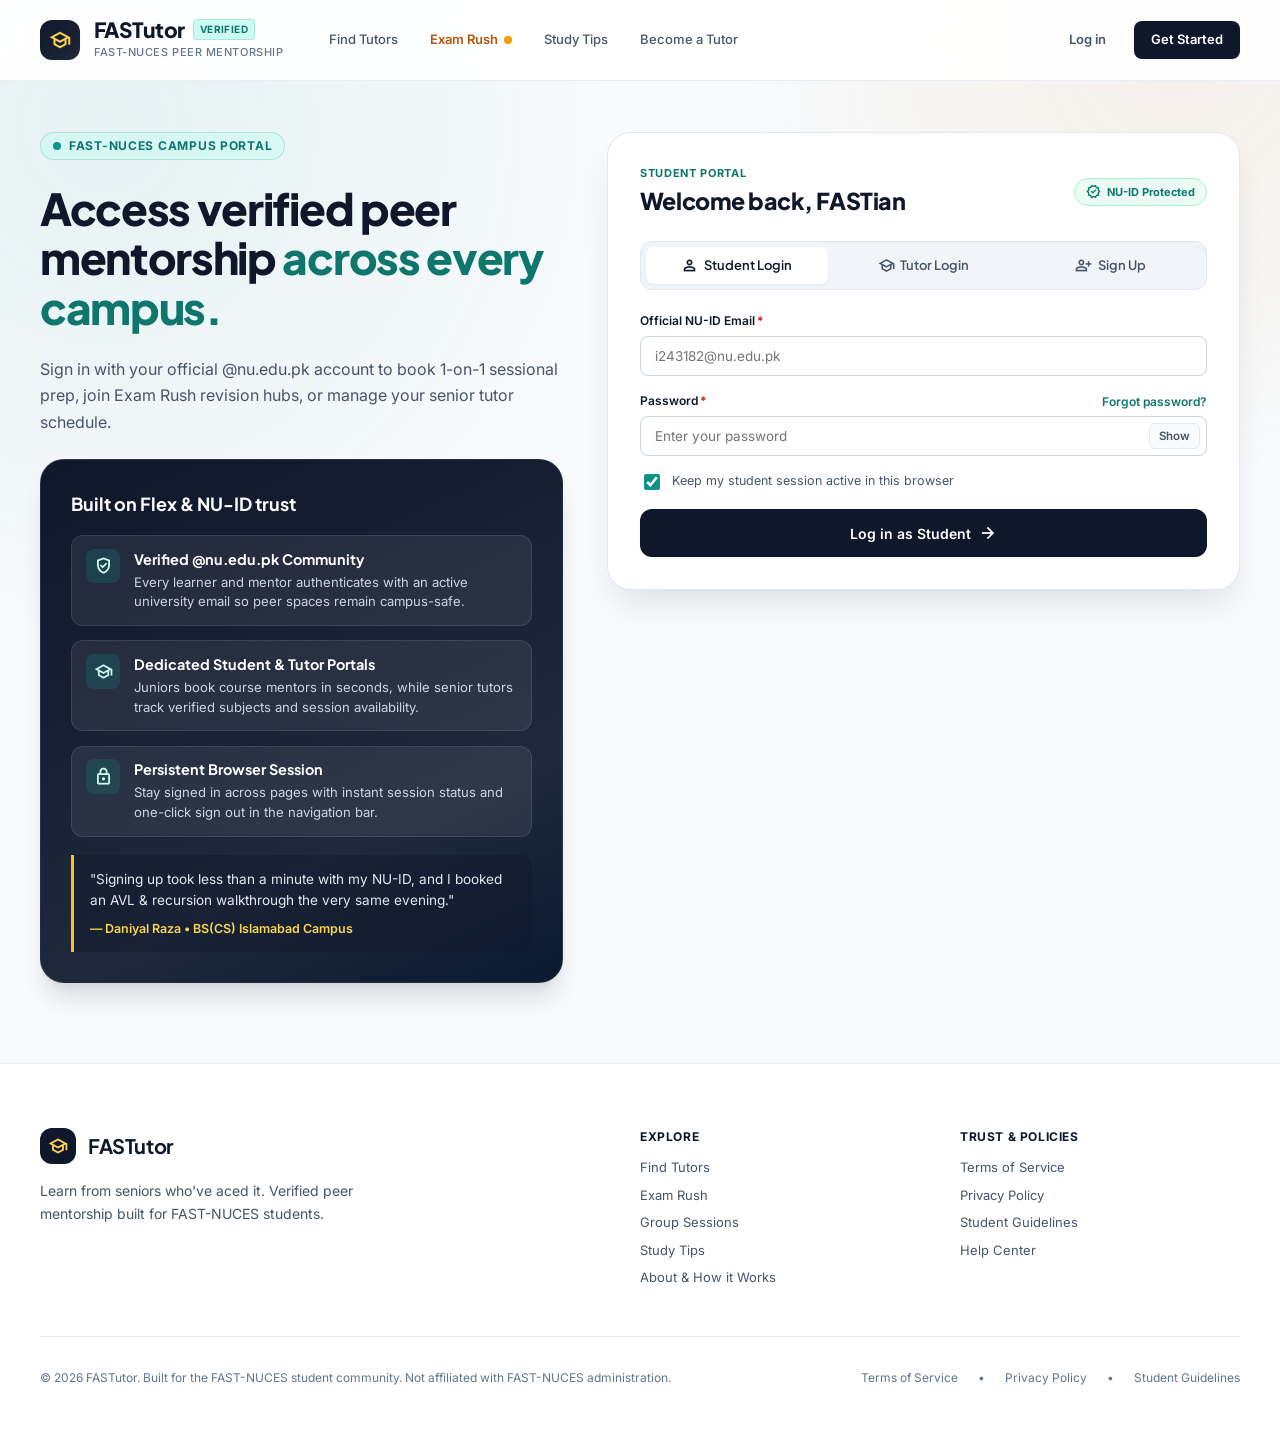
<file: pages/auth.html>
<!DOCTYPE html>
<html lang="en">
<head>
  <meta charset="utf-8" />
  <meta name="viewport" content="width=device-width, initial-scale=1.0" />
  <title>Portal Login &amp; Sign Up | FASTutor</title>
  <meta
    name="description"
    content="Sign in as a FAST student or verified senior tutor, or create your FASTutor account with your official @nu.edu.pk email."
  />
  <link rel="preconnect" href="https://fonts.googleapis.com" />
  <link rel="preconnect" href="https://fonts.gstatic.com" crossorigin />
  <link
    href="https://fonts.googleapis.com/css2?family=Inter:wght@400;500;600;700&family=Plus+Jakarta+Sans:wght@500;600;700;800&display=swap"
    rel="stylesheet"
  />
  <link
    href="https://fonts.googleapis.com/css2?family=Material+Symbols+Outlined:opsz,wght,FILL@24,500,0..1&icon_names=arrow_forward,check_circle,close,error,info,lock,logout,menu,person,person_add,school,verified,verified_user&display=block"
    rel="stylesheet"
  />
  <link rel="stylesheet" href="../css/style.css" />
  <link rel="stylesheet" href="../css/auth.css" />
</head>
<body>
  <!-- ==================== HEADER ==================== -->
  <header class="site-header" id="site-header">
    <div class="container header-inner">
      <div class="header-left">
        <a class="brand-link" href="../index.html" aria-label="FASTutor home">
          <div class="brand-crest">
            <span class="material-symbols-outlined brand-crest-icon">school</span>
          </div>
          <div class="brand-text">
            <div class="brand-title-row">
              <span class="brand-name">FASTutor</span>
              <span class="badge-verified-pill">Verified</span>
            </div>
            <span class="brand-subtitle">FAST-NUCES Peer Mentorship</span>
          </div>
        </a>

        <nav class="main-nav" aria-label="Primary Navigation">
          <a class="nav-link" href="../index.html#best-tutors">Find Tutors</a>
          <a class="nav-link nav-link--rush" href="../index.html#exam-rush">
            <span>Exam Rush</span>
            <span class="ping-indicator" aria-hidden="true">
              <span class="ping-ring"></span>
              <span class="ping-dot"></span>
            </span>
          </a>
          <a class="nav-link" href="./study-tips.html">Study Tips</a>
          <a class="nav-link" href="../index.html?modal=apply">Become a Tutor</a>
        </nav>
      </div>

      <div class="header-actions">
        <!-- Logged-out Navbar Actions -->
        <div class="header-actions" id="nav-guest-actions">
          <a class="btn-ghost-nav" href="./auth.html?tab=student-login" data-switch-tab="student-login">Log in</a>
          <a class="btn btn-primary btn-sm" href="./auth.html?tab=signup" data-switch-tab="signup">Get Started</a>
        </div>

        <!-- Logged-in Navbar Session Controls -->
        <div class="nav-session-bar" id="nav-user-actions" hidden>
          <div class="nav-user-pill" title="Signed-in FASTutor profile">
            <span class="nav-user-avatar" id="nav-user-avatar" aria-hidden="true">F</span>
            <span class="nav-user-name" id="nav-user-name">Student</span>
            <span class="nav-role-badge" id="nav-user-role">Student</span>
          </div>
          <button class="btn btn-secondary btn-xs" id="nav-logout-btn" type="button">
            <span class="material-symbols-outlined" style="font-size: 15px;" aria-hidden="true">logout</span>
            <span>Logout</span>
          </button>
        </div>

        <button
          class="mobile-menu-btn"
          id="mobile-menu-toggle"
          type="button"
          aria-expanded="false"
          aria-controls="mobile-nav-drawer"
          aria-label="Toggle navigation menu"
        >
          <span class="material-symbols-outlined" id="mobile-menu-icon">menu</span>
        </button>
      </div>
    </div>

    <!-- Mobile Navigation Drawer -->
    <div class="mobile-nav-drawer" id="mobile-nav-drawer" hidden>
      <div class="container mobile-nav-inner">
        <a class="mobile-nav-link" href="../index.html#best-tutors">Find Tutors</a>
        <a class="mobile-nav-link mobile-nav-link--rush" href="../index.html#exam-rush">
          <span>Exam Rush</span>
          <span class="ping-indicator" aria-hidden="true">
            <span class="ping-ring"></span>
            <span class="ping-dot"></span>
          </span>
        </a>
        <a class="mobile-nav-link" href="./study-tips.html">Study Tips</a>
        <a class="mobile-nav-link" href="../index.html?modal=apply">Become a Tutor</a>

        <div class="mobile-nav-actions" id="mobile-guest-actions">
          <a class="btn btn-secondary btn-full" href="./auth.html?tab=student-login" data-switch-tab="student-login">Log in</a>
          <a class="btn btn-primary btn-full" href="./auth.html?tab=signup" data-switch-tab="signup">Get Started</a>
        </div>

        <div class="mobile-nav-actions" id="mobile-user-actions" hidden>
          <div class="mobile-session-card">
            <div>
              <div class="mobile-session-name" id="mobile-user-name">Student</div>
              <div class="mobile-session-role" id="mobile-user-role">Verified Student</div>
            </div>
            <button class="btn btn-secondary btn-xs" id="mobile-logout-btn" type="button">
              <span class="material-symbols-outlined" style="font-size: 15px;" aria-hidden="true">logout</span>
              <span>Logout</span>
            </button>
          </div>
        </div>
      </div>
    </div>
  </header>

  <!-- ==================== MAIN CONTENT ==================== -->
  <main class="auth-main">
    <section class="auth-section">
      <div class="container">
        <div class="auth-grid">
          <!-- Left Column: FASTutor Portal Highlights -->
          <aside class="auth-showcase" aria-label="FASTutor authentication highlights">
            <div class="eyebrow-pill">
              <span class="eyebrow-dot"></span>
              <span class="eyebrow-text">FAST-NUCES Campus Portal</span>
            </div>

            <h1 class="auth-hero-title">
              Access verified peer mentorship <span>across every campus.</span>
            </h1>

            <p class="auth-hero-lead">
              Sign in with your official @nu.edu.pk account to book 1-on-1 sessional prep, join Exam Rush revision hubs, or manage your senior tutor schedule.
            </p>

            <div class="auth-benefits-card">
              <h2 class="auth-benefits-heading">Built on Flex &amp; NU-ID trust</h2>

              <ul class="auth-benefits-list">
                <li class="auth-benefit-item">
                  <div class="auth-benefit-icon" aria-hidden="true">
                    <span class="material-symbols-outlined">verified_user</span>
                  </div>
                  <div class="auth-benefit-copy">
                    <strong>Verified @nu.edu.pk Community</strong>
                    <span>Every learner and mentor authenticates with an active university email so peer spaces remain campus-safe.</span>
                  </div>
                </li>

                <li class="auth-benefit-item">
                  <div class="auth-benefit-icon" aria-hidden="true">
                    <span class="material-symbols-outlined">school</span>
                  </div>
                  <div class="auth-benefit-copy">
                    <strong>Dedicated Student &amp; Tutor Portals</strong>
                    <span>Juniors book course mentors in seconds, while senior tutors track verified subjects and session availability.</span>
                  </div>
                </li>

                <li class="auth-benefit-item">
                  <div class="auth-benefit-icon" aria-hidden="true">
                    <span class="material-symbols-outlined">lock</span>
                  </div>
                  <div class="auth-benefit-copy">
                    <strong>Persistent Browser Session</strong>
                    <span>Stay signed in across pages with instant session status and one-click sign out in the navigation bar.</span>
                  </div>
                </li>
              </ul>

              <blockquote class="auth-quote">
                "Signing up took less than a minute with my NU-ID, and I booked an AVL &amp; recursion walkthrough the very same evening."
                <cite>— Daniyal Raza • BS(CS) Islamabad Campus</cite>
              </blockquote>
            </div>
          </aside>

          <!-- Right Column: 3-Tab Auth Card -->
          <section class="auth-card" aria-label="Account authentication portal">
            <div class="auth-card-head">
              <div>
                <span class="auth-card-eyebrow" id="auth-portal-eyebrow">Student Portal</span>
                <h2 class="auth-card-title" id="auth-portal-title">Welcome back, FASTian</h2>
              </div>
              <span class="auth-campus-pill">
                <span class="material-symbols-outlined" aria-hidden="true">verified</span>
                <span>NU-ID Protected</span>
              </span>
            </div>

            <!-- Persistent Active Session Card (shown when signed in) -->
            <div class="active-session-box" id="active-session-box" hidden>
              <div class="active-session-header">
                <div class="active-session-user">
                  <div class="active-session-avatar" id="card-session-avatar" aria-hidden="true">F</div>
                  <div>
                    <div class="active-session-name" id="card-session-name">Signed-in User</div>
                    <div class="active-session-meta" id="card-session-meta">Student • Islamabad Campus</div>
                  </div>
                </div>
                <button class="btn btn-secondary btn-sm" id="card-logout-btn" type="button">
                  <span class="material-symbols-outlined" style="font-size: 16px;" aria-hidden="true">logout</span>
                  <span>Logout</span>
                </button>
              </div>
              <div class="active-session-actions">
                <a class="btn btn-primary btn-sm" href="../index.html#best-tutors">
                  <span>Browse Verified Tutors</span>
                  <span class="material-symbols-outlined" style="font-size: 16px;" aria-hidden="true">arrow_forward</span>
                </a>
                <a class="btn btn-secondary btn-sm" href="./study-tips.html">Explore Study Tips</a>
              </div>
            </div>

            <!-- 3 Tabs: Student Login | Tutor Login | Sign Up -->
            <div class="auth-portal-tabs" role="tablist" aria-label="Authentication mode">
              <button
                class="auth-portal-tab is-active"
                id="tab-student-login"
                data-auth-tab="student-login"
                role="tab"
                type="button"
                aria-selected="true"
                aria-controls="panel-student-login"
              >
                <span class="material-symbols-outlined" aria-hidden="true">person</span>
                <span>Student Login</span>
              </button>

              <button
                class="auth-portal-tab"
                id="tab-tutor-login"
                data-auth-tab="tutor-login"
                role="tab"
                type="button"
                aria-selected="false"
                aria-controls="panel-tutor-login"
                tabindex="-1"
              >
                <span class="material-symbols-outlined" aria-hidden="true">school</span>
                <span>Tutor Login</span>
              </button>

              <button
                class="auth-portal-tab"
                id="tab-signup"
                data-auth-tab="signup"
                role="tab"
                type="button"
                aria-selected="false"
                aria-controls="panel-signup"
                tabindex="-1"
              >
                <span class="material-symbols-outlined" aria-hidden="true">person_add</span>
                <span>Sign Up</span>
              </button>
            </div>

            <!-- Global Auth Feedback Banner -->
            <div class="auth-banner" id="auth-banner" role="status" aria-live="polite" hidden>
              <span class="material-symbols-outlined" id="auth-banner-icon" aria-hidden="true">check_circle</span>
              <div id="auth-banner-text"></div>
            </div>

            <!-- TAB 1: STUDENT LOGIN -->
            <div id="panel-student-login" role="tabpanel" aria-labelledby="tab-student-login">
              <form class="auth-form" id="student-login-form" novalidate>
                <div class="form-group">
                  <label class="form-label" for="student-email">
                    Official NU-ID Email<span class="required-dot">*</span>
                  </label>
                  <input
                    class="form-control"
                    id="student-email"
                    name="studentEmail"
                    type="email"
                    placeholder="i243182@nu.edu.pk"
                    autocomplete="email"
                    required
                  />
                  <span class="form-error" id="student-email-error" aria-live="polite"></span>
                </div>

                <div class="form-group">
                  <div class="form-label-row">
                    <label class="form-label" for="student-password">
                      Password<span class="required-dot">*</span>
                    </label>
                    <button
                      class="auth-inline-link"
                      type="button"
                      data-toggle-recovery="student-recovery-box"
                    >
                      Forgot password?
                    </button>
                  </div>
                  <div class="password-field-wrap">
                    <input
                      class="form-control"
                      id="student-password"
                      name="studentPassword"
                      type="password"
                      placeholder="Enter your password"
                      autocomplete="current-password"
                      required
                    />
                    <button
                      class="password-toggle-btn"
                      type="button"
                      data-toggle-password="student-password"
                      aria-pressed="false"
                    >
                      Show
                    </button>
                  </div>
                  <span class="form-error" id="student-password-error" aria-live="polite"></span>
                </div>

                <label class="auth-checkbox-row">
                  <input type="checkbox" id="student-remember" checked />
                  <span>Keep my student session active in this browser</span>
                </label>

                <button class="btn btn-primary btn-lg btn-full" type="submit">
                  <span>Log in as Student</span>
                  <span class="material-symbols-outlined" style="font-size: 18px;" aria-hidden="true">arrow_forward</span>
                </button>
              </form>

              <div class="recovery-box" id="student-recovery-box" hidden style="margin-top: 1rem;">
                <strong style="font-size: 13px; color: var(--color-primary);">Reset Student Password</strong>
                <span class="field-hint">Enter your @nu.edu.pk email to receive reset instructions.</span>
                <input
                  class="form-control"
                  id="student-recovery-email"
                  type="email"
                  placeholder="i24xxxx@nu.edu.pk"
                  aria-label="Student recovery email"
                />
                <span class="form-error" id="student-recovery-error" aria-live="polite"></span>
                <div class="recovery-actions">
                  <button class="btn btn-primary btn-xs" type="button" data-send-recovery="student">Send Reset Link</button>
                  <button class="btn btn-secondary btn-xs" type="button" data-close-recovery="student-recovery-box">Cancel</button>
                </div>
                <span class="field-hint" id="student-recovery-status" role="status"></span>
              </div>
            </div>

            <!-- TAB 2: TUTOR LOGIN -->
            <div id="panel-tutor-login" role="tabpanel" aria-labelledby="tab-tutor-login" hidden>
              <form class="auth-form" id="tutor-login-form" novalidate>
                <div class="form-row-2">
                  <div class="form-group">
                    <label class="form-label" for="tutor-email">
                      Mentor NU-ID Email<span class="required-dot">*</span>
                    </label>
                    <input
                      class="form-control"
                      id="tutor-email"
                      name="tutorEmail"
                      type="email"
                      placeholder="i221045@nu.edu.pk"
                      autocomplete="email"
                      required
                    />
                    <span class="form-error" id="tutor-email-error" aria-live="polite"></span>
                  </div>

                  <div class="form-group">
                    <label class="form-label" for="tutor-roll">
                      Verified Roll No.<span class="required-dot">*</span>
                    </label>
                    <input
                      class="form-control"
                      id="tutor-roll"
                      name="tutorRoll"
                      type="text"
                      placeholder="22I-1045"
                      required
                    />
                    <span class="form-error" id="tutor-roll-error" aria-live="polite"></span>
                  </div>
                </div>

                <div class="form-group">
                  <div class="form-label-row">
                    <label class="form-label" for="tutor-password">
                      Password<span class="required-dot">*</span>
                    </label>
                    <button
                      class="auth-inline-link"
                      type="button"
                      data-toggle-recovery="tutor-recovery-box"
                    >
                      Forgot password?
                    </button>
                  </div>
                  <div class="password-field-wrap">
                    <input
                      class="form-control"
                      id="tutor-password"
                      name="tutorPassword"
                      type="password"
                      placeholder="Enter your mentor password"
                      autocomplete="current-password"
                      required
                    />
                    <button
                      class="password-toggle-btn"
                      type="button"
                      data-toggle-password="tutor-password"
                      aria-pressed="false"
                    >
                      Show
                    </button>
                  </div>
                  <span class="form-error" id="tutor-password-error" aria-live="polite"></span>
                </div>

                <label class="auth-checkbox-row">
                  <input type="checkbox" id="tutor-remember" checked />
                  <span>Keep my senior tutor session active in this browser</span>
                </label>

                <button class="btn btn-primary btn-lg btn-full" type="submit">
                  <span>Log in as Senior Tutor</span>
                  <span class="material-symbols-outlined" style="font-size: 18px;" aria-hidden="true">arrow_forward</span>
                </button>
              </form>

              <div class="recovery-box" id="tutor-recovery-box" hidden style="margin-top: 1rem;">
                <strong style="font-size: 13px; color: var(--color-primary);">Reset Mentor Password</strong>
                <span class="field-hint">Enter your verified tutor @nu.edu.pk email.</span>
                <input
                  class="form-control"
                  id="tutor-recovery-email"
                  type="email"
                  placeholder="i22xxxx@nu.edu.pk"
                  aria-label="Tutor recovery email"
                />
                <span class="form-error" id="tutor-recovery-error" aria-live="polite"></span>
                <div class="recovery-actions">
                  <button class="btn btn-primary btn-xs" type="button" data-send-recovery="tutor">Send Reset Link</button>
                  <button class="btn btn-secondary btn-xs" type="button" data-close-recovery="tutor-recovery-box">Cancel</button>
                </div>
                <span class="field-hint" id="tutor-recovery-status" role="status"></span>
              </div>
            </div>

            <!-- TAB 3: SIGN UP -->
            <div id="panel-signup" role="tabpanel" aria-labelledby="tab-signup" hidden>
              <form class="auth-form" id="signup-form" novalidate>
                <div class="form-group">
                  <span class="form-label">Register As<span class="required-dot">*</span></span>
                  <div class="signup-role-grid">
                    <label class="role-choice">
                      <input type="radio" name="signupRole" value="student" checked />
                      <span class="role-choice-card">
                        <strong>FAST Student</strong>
                        <span>Book 1-on-1 &amp; group sessions</span>
                      </span>
                    </label>
                    <label class="role-choice">
                      <input type="radio" name="signupRole" value="tutor" />
                      <span class="role-choice-card">
                        <strong>Senior Tutor</strong>
                        <span>Mentor juniors (3.20+ CGPA)</span>
                      </span>
                    </label>
                  </div>
                </div>

                <div class="form-row-2">
                  <div class="form-group">
                    <label class="form-label" for="signup-name">
                      Full Name<span class="required-dot">*</span>
                    </label>
                    <input
                      class="form-control"
                      id="signup-name"
                      name="signupName"
                      type="text"
                      placeholder="e.g. Ayesha Noor"
                      autocomplete="name"
                      required
                    />
                    <span class="form-error" id="signup-name-error" aria-live="polite"></span>
                  </div>

                  <div class="form-group">
                    <label class="form-label" for="signup-roll">
                      Roll Number<span class="required-dot">*</span>
                    </label>
                    <input
                      class="form-control"
                      id="signup-roll"
                      name="signupRoll"
                      type="text"
                      placeholder="24I-3182"
                      required
                    />
                    <span class="form-error" id="signup-roll-error" aria-live="polite"></span>
                  </div>
                </div>

                <div class="form-row-2">
                  <div class="form-group">
                    <label class="form-label" for="signup-campus">
                      FAST Campus<span class="required-dot">*</span>
                    </label>
                    <select class="form-control" id="signup-campus" name="signupCampus" required>
                      <option value="">Select campus</option>
                      <option value="Islamabad">Islamabad (H-11/4)</option>
                      <option value="Lahore">Lahore (Faisal Town)</option>
                      <option value="Karachi">Karachi (Shah Latif &amp; City)</option>
                      <option value="Peshawar">Peshawar (Hayatabad)</option>
                      <option value="Chiniot-Faisalabad">Chiniot-Faisalabad</option>
                    </select>
                    <span class="form-error" id="signup-campus-error" aria-live="polite"></span>
                  </div>

                  <div class="form-group">
                    <label class="form-label" for="signup-email">
                      Official NU-ID Email<span class="required-dot">*</span>
                    </label>
                    <input
                      class="form-control"
                      id="signup-email"
                      name="signupEmail"
                      type="email"
                      placeholder="i243182@nu.edu.pk"
                      autocomplete="email"
                      required
                    />
                    <span class="form-error" id="signup-email-error" aria-live="polite"></span>
                  </div>
                </div>

                <!-- Extra fields revealed when Senior Tutor is selected -->
                <div class="tutor-verify-box" id="signup-tutor-fields" hidden>
                  <div class="tutor-verify-title">
                    <span class="material-symbols-outlined" aria-hidden="true">verified</span>
                    <span>Flex Transcript Verification Details</span>
                  </div>
                  <div class="form-row-2">
                    <div class="form-group">
                      <label class="form-label" for="signup-cgpa">
                        Current CGPA (Min 3.20)<span class="required-dot">*</span>
                      </label>
                      <input
                        class="form-control"
                        id="signup-cgpa"
                        name="signupCgpa"
                        type="number"
                        step="0.01"
                        min="2.00"
                        max="4.00"
                        placeholder="e.g. 3.65"
                      />
                      <span class="form-error" id="signup-cgpa-error" aria-live="polite"></span>
                    </div>

                    <div class="form-group">
                      <label class="form-label" for="signup-courses">
                        Courses (Grade A / A-)<span class="required-dot">*</span>
                      </label>
                      <input
                        class="form-control"
                        id="signup-courses"
                        name="signupCourses"
                        type="text"
                        placeholder="CS-2001 DSA, CS-1002 PF"
                      />
                      <span class="form-error" id="signup-courses-error" aria-live="polite"></span>
                    </div>
                  </div>
                </div>

                <div class="form-row-2">
                  <div class="form-group">
                    <label class="form-label" for="signup-password">
                      Password<span class="required-dot">*</span>
                    </label>
                    <div class="password-field-wrap">
                      <input
                        class="form-control"
                        id="signup-password"
                        name="signupPassword"
                        type="password"
                        placeholder="Create a strong password"
                        autocomplete="new-password"
                        required
                      />
                      <button
                        class="password-toggle-btn"
                        type="button"
                        data-toggle-password="signup-password"
                        aria-pressed="false"
                      >
                        Show
                      </button>
                    </div>
                    <span class="form-error" id="signup-password-error" aria-live="polite"></span>
                  </div>

                  <div class="form-group">
                    <label class="form-label" for="signup-confirm">
                      Confirm Password<span class="required-dot">*</span>
                    </label>
                    <div class="password-field-wrap">
                      <input
                        class="form-control"
                        id="signup-confirm"
                        name="signupConfirm"
                        type="password"
                        placeholder="Re-enter password"
                        autocomplete="new-password"
                        required
                      />
                      <button
                        class="password-toggle-btn"
                        type="button"
                        data-toggle-password="signup-confirm"
                        aria-pressed="false"
                      >
                        Show
                      </button>
                    </div>
                    <span class="form-error" id="signup-confirm-error" aria-live="polite"></span>
                  </div>
                </div>

                <!-- Live Password Strength Meter -->
                <div class="strength-wrap" id="strength-wrap" data-strength="0">
                  <div class="strength-segments" aria-hidden="true">
                    <span class="strength-seg"></span>
                    <span class="strength-seg"></span>
                    <span class="strength-seg"></span>
                    <span class="strength-seg"></span>
                  </div>
                  <div class="strength-meta">
                    <span class="field-hint">Password strength</span>
                    <span class="strength-label" id="strength-label">Enter a password</span>
                  </div>
                  <div class="strength-rules" aria-live="polite">
                    <span class="strength-rule" id="rule-length">• 8+ characters</span>
                    <span class="strength-rule" id="rule-upper">• Uppercase letter</span>
                    <span class="strength-rule" id="rule-number">• At least 1 number</span>
                    <span class="strength-rule" id="rule-special">• Special character (!@#$)</span>
                  </div>
                </div>

                <div class="form-group">
                  <label class="auth-checkbox-row">
                    <input type="checkbox" id="signup-terms" required />
                    <span>
                      I agree to FASTutor's
                      <a href="./terms.html" style="color: var(--color-secondary-dark); font-weight: 600;">Terms of Service</a>
                      and
                      <a href="./terms.html?tab=community" style="color: var(--color-secondary-dark); font-weight: 600;">Student Guidelines</a>.
                    </span>
                  </label>
                  <span class="form-error" id="signup-terms-error" aria-live="polite"></span>
                </div>

                <button class="btn btn-primary btn-lg btn-full" type="submit">
                  <span>Create Verified Account</span>
                  <span class="material-symbols-outlined" style="font-size: 18px;" aria-hidden="true">arrow_forward</span>
                </button>
              </form>
            </div>
          </section>
        </div>
      </div>
    </section>
  </main>

  <!-- ==================== FOOTER ==================== -->
  <footer class="site-footer">
    <div class="container footer-inner">
      <div class="footer-grid footer-grid--3">
        <!-- Brand Column -->
        <div class="footer-brand-col">
          <div class="footer-brand-row">
            <div class="footer-crest">
              <span class="material-symbols-outlined">school</span>
            </div>
            <span class="footer-brand-name">FASTutor</span>
          </div>
          <p class="footer-tagline">
            Learn from seniors who've aced it. Verified peer mentorship built for FAST-NUCES students.
          </p>
        </div>

        <!-- Navigation Column -->
        <div class="footer-col">
          <span class="footer-col-title">Explore</span>
          <ul class="footer-links">
            <li><a class="footer-link" href="../index.html#best-tutors">Find Tutors</a></li>
            <li><a class="footer-link" href="../index.html#exam-rush">Exam Rush</a></li>
            <li><a class="footer-link" href="../index.html#exam-rush">Group Sessions</a></li>
            <li><a class="footer-link" href="./study-tips.html">Study Tips</a></li>
            <li><a class="footer-link" href="./about.html">About &amp; How it Works</a></li>
          </ul>
        </div>

        <!-- Legal & Guidelines Column -->
        <div class="footer-col">
          <span class="footer-col-title">Trust &amp; Policies</span>
          <ul class="footer-links">
            <li><a class="footer-link" href="./terms.html">Terms of Service</a></li>
            <li><a class="footer-link" href="./terms.html?tab=privacy">Privacy Policy</a></li>
            <li><a class="footer-link" href="./terms.html?tab=community">Student Guidelines</a></li>
            <li><a class="footer-link" href="./help-center.html">Help Center</a></li>
          </ul>
        </div>
      </div>

      <div class="footer-bottom">
        <span>
          © 2026 FASTutor. Built for the FAST-NUCES student community. Not affiliated with FAST-NUCES administration.
        </span>
        <div class="footer-legal-links">
          <a href="./terms.html">Terms of Service</a>
          <span aria-hidden="true">•</span>
          <a href="./terms.html?tab=privacy">Privacy Policy</a>
          <span aria-hidden="true">•</span>
          <a href="./terms.html?tab=community">Student Guidelines</a>
        </div>
      </div>
    </div>
  </footer>

  <script src="../js/auth.js"></script>
</body>
</html>
</file>
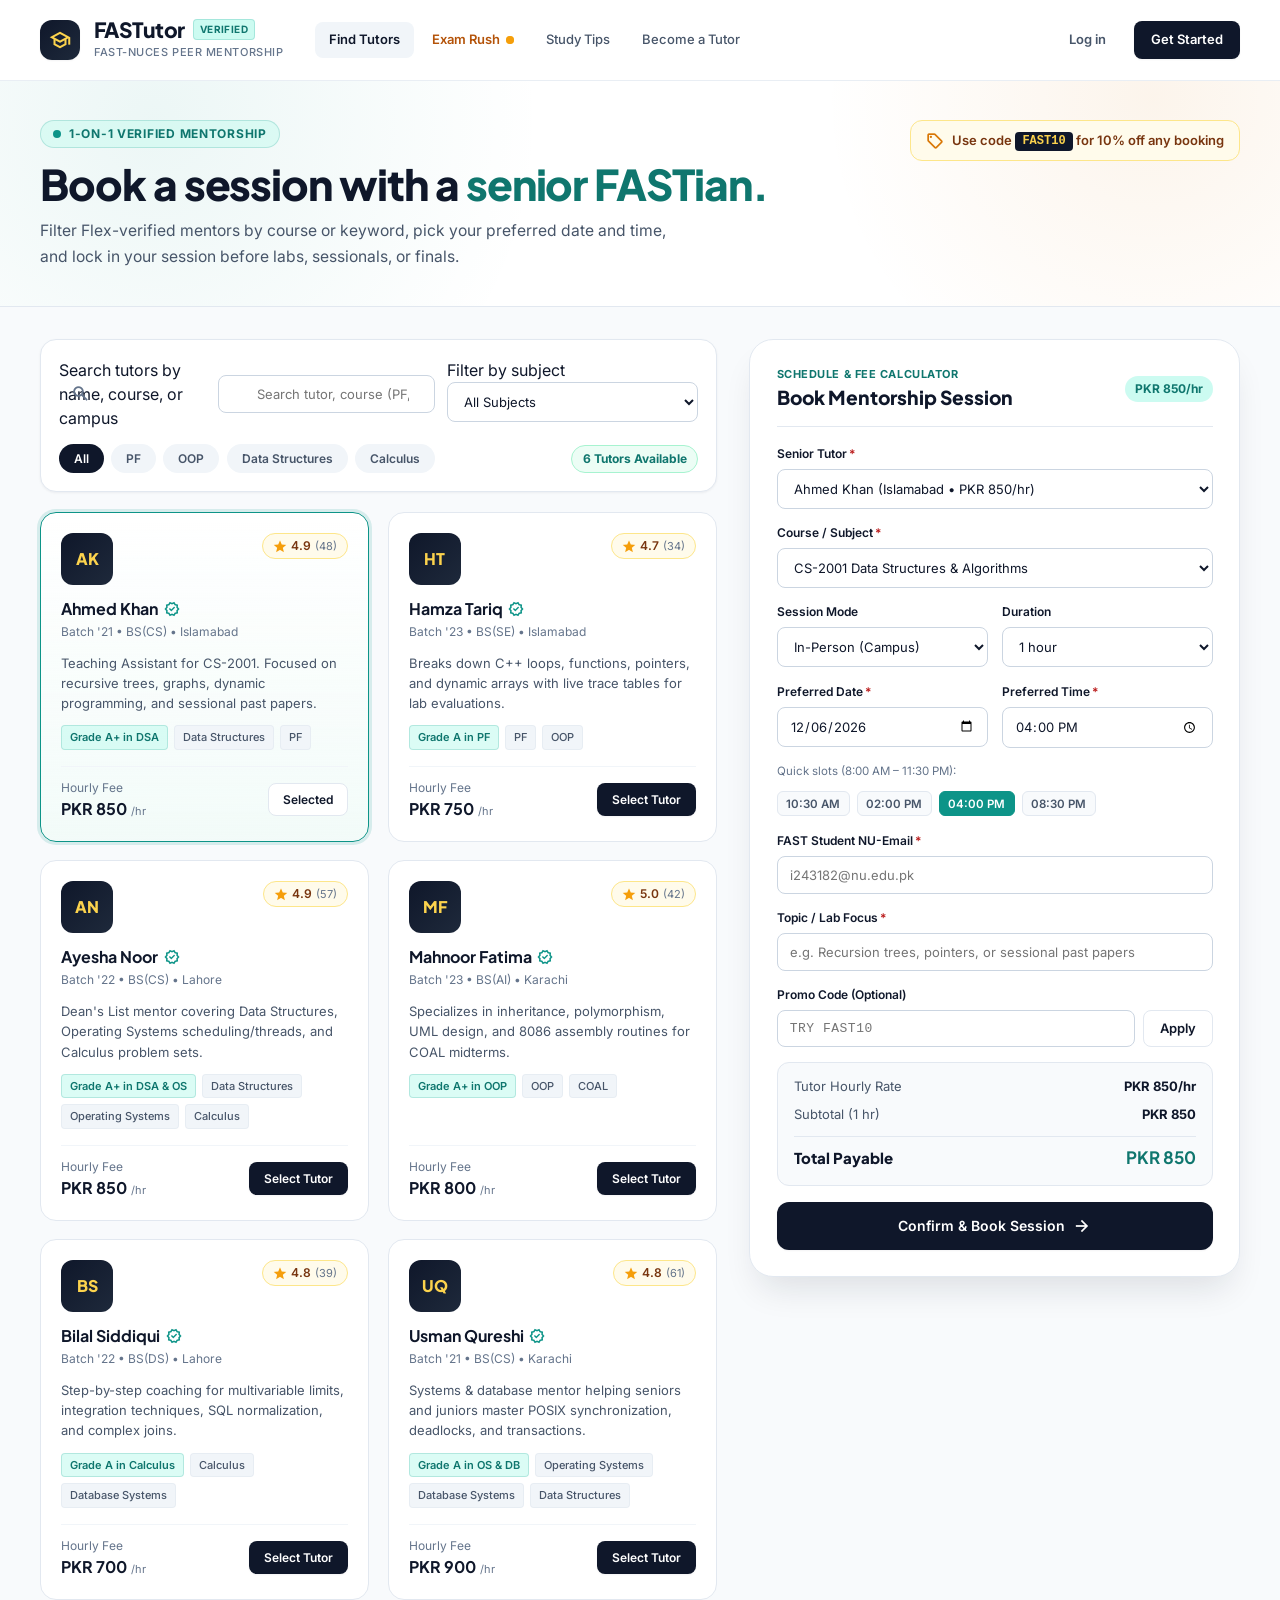
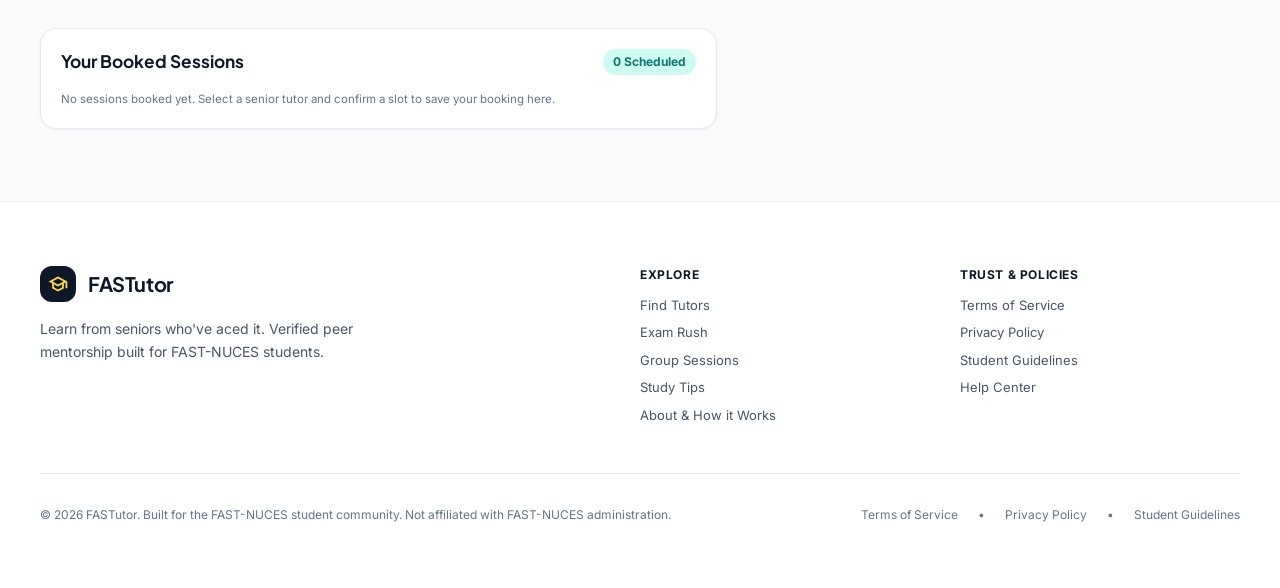
<file: pages/book-session.html>
<!DOCTYPE html>
<html lang="en">
<head>
  <meta charset="utf-8" />
  <meta name="viewport" content="width=device-width, initial-scale=1.0" />
  <title>Book a Tutoring Session | FASTutor</title>
  <meta
    name="description"
    content="Browse verified FAST-NUCES senior tutors by course and rating, calculate session fees with promo code FAST10, and book your 1-on-1 session."
  />
  <link rel="preconnect" href="https://fonts.googleapis.com" />
  <link rel="preconnect" href="https://fonts.gstatic.com" crossorigin />
  <link
    href="https://fonts.googleapis.com/css2?family=Inter:wght@400;500;600;700&family=Plus+Jakarta+Sans:wght@500;600;700;800&display=swap"
    rel="stylesheet"
  />
  <link
    href="https://fonts.googleapis.com/css2?family=Material+Symbols+Outlined:opsz,wght,FILL@24,500,0..1&icon_names=arrow_forward,calendar_today,check_circle,close,error,local_offer,logout,menu,person_search,schedule,school,search,star,verified&display=block"
    rel="stylesheet"
  />
  <link rel="stylesheet" href="../css/style.css" />
  <link rel="stylesheet" href="../css/book-session.css" />
</head>
<body>
  <!-- ==================== HEADER ==================== -->
  <header class="site-header" id="site-header">
    <div class="container header-inner">
      <div class="header-left">
        <a class="brand-link" href="../index.html" aria-label="FASTutor home">
          <div class="brand-crest">
            <span class="material-symbols-outlined brand-crest-icon">school</span>
          </div>
          <div class="brand-text">
            <div class="brand-title-row">
              <span class="brand-name">FASTutor</span>
              <span class="badge-verified-pill">Verified</span>
            </div>
            <span class="brand-subtitle">FAST-NUCES Peer Mentorship</span>
          </div>
        </a>

        <nav class="main-nav" aria-label="Primary Navigation">
          <a class="nav-link is-active" aria-current="page" href="./book-session.html">Find Tutors</a>
          <a class="nav-link nav-link--rush" href="../index.html#exam-rush">
            <span>Exam Rush</span>
            <span class="ping-indicator" aria-hidden="true">
              <span class="ping-ring"></span>
              <span class="ping-dot"></span>
            </span>
          </a>
          <a class="nav-link" href="./study-tips.html">Study Tips</a>
          <a class="nav-link" href="../index.html?modal=apply">Become a Tutor</a>
        </nav>
      </div>

      <div class="header-actions">
        <!-- Logged-out Navbar Actions -->
        <div class="header-actions" id="nav-guest-actions">
          <a class="btn-ghost-nav" href="./auth.html?tab=student-login">Log in</a>
          <a class="btn btn-primary btn-sm" href="./auth.html?tab=signup">Get Started</a>
        </div>

        <!-- Logged-in Navbar Session Controls -->
        <div class="nav-session-bar" id="nav-user-actions" hidden>
          <div class="nav-user-pill" title="Signed-in FASTutor profile">
            <span class="nav-user-avatar" id="nav-user-avatar" aria-hidden="true">F</span>
            <span class="nav-user-name" id="nav-user-name">Student</span>
            <span class="nav-role-badge" id="nav-user-role">Student</span>
          </div>
          <button class="btn btn-secondary btn-xs" id="nav-logout-btn" type="button">
            <span class="material-symbols-outlined" style="font-size: 15px;" aria-hidden="true">logout</span>
            <span>Logout</span>
          </button>
        </div>

        <button
          class="mobile-menu-btn"
          id="mobile-menu-toggle"
          type="button"
          aria-expanded="false"
          aria-controls="mobile-nav-drawer"
          aria-label="Toggle navigation menu"
        >
          <span class="material-symbols-outlined" id="mobile-menu-icon">menu</span>
        </button>
      </div>
    </div>

    <!-- Mobile Navigation Drawer -->
    <div class="mobile-nav-drawer" id="mobile-nav-drawer" hidden>
      <div class="container mobile-nav-inner">
        <a class="mobile-nav-link is-active" href="./book-session.html">Find Tutors</a>
        <a class="mobile-nav-link mobile-nav-link--rush" href="../index.html#exam-rush">
          <span>Exam Rush</span>
          <span class="ping-indicator" aria-hidden="true">
            <span class="ping-ring"></span>
            <span class="ping-dot"></span>
          </span>
        </a>
        <a class="mobile-nav-link" href="./study-tips.html">Study Tips</a>
        <a class="mobile-nav-link" href="../index.html?modal=apply">Become a Tutor</a>

        <div class="mobile-nav-actions" id="mobile-guest-actions">
          <a class="btn btn-secondary btn-full" href="./auth.html?tab=student-login">Log in</a>
          <a class="btn btn-primary btn-full" href="./auth.html?tab=signup">Get Started</a>
        </div>

        <div class="mobile-nav-actions" id="mobile-user-actions" hidden>
          <div class="mobile-session-card">
            <div>
              <div class="mobile-session-name" id="mobile-user-name">Student</div>
              <div class="mobile-session-role" id="mobile-user-role">Verified Student</div>
            </div>
            <button class="btn btn-secondary btn-xs" id="mobile-logout-btn" type="button">
              <span class="material-symbols-outlined" style="font-size: 15px;" aria-hidden="true">logout</span>
              <span>Logout</span>
            </button>
          </div>
        </div>
      </div>
    </div>
  </header>

  <!-- ==================== MAIN CONTENT ==================== -->
  <main class="book-main">
    <section class="book-hero">
      <div class="container book-hero-inner">
        <div>
          <span class="eyebrow-pill">
            <span class="eyebrow-dot"></span>
            <span class="eyebrow-text">1-on-1 Verified Mentorship</span>
          </span>
          <h1 class="book-hero-title">Book a session with a <span>senior FASTian.</span></h1>
          <p class="book-hero-lead">
            Filter Flex-verified mentors by course or keyword, pick your preferred date and time, and lock in your session before labs, sessionals, or finals.
          </p>
        </div>

        <div class="promo-highlight-pill">
          <span class="material-symbols-outlined" aria-hidden="true">local_offer</span>
          <span>Use code <span class="promo-code-chip">FAST10</span> for 10% off any booking</span>
        </div>
      </div>
    </section>

    <section class="book-workspace">
      <div class="container">
        <div class="book-grid">
          <!-- LEFT COLUMN: SEARCH, FILTERS, TUTOR LIST & BOOKED SESSIONS -->
          <div>
            <!-- Search Bar & Subject Filter -->
            <div class="filter-panel" aria-label="Tutor search and filters">
              <div class="filter-controls-row">
                <div class="search-input-wrap">
                  <span class="material-symbols-outlined" aria-hidden="true">search</span>
                  <label class="visually-hidden" for="tutor-search">Search tutors by name, course, or campus</label>
                  <input
                    class="form-control"
                    id="tutor-search"
                    type="search"
                    placeholder="Search tutor, course (PF, OOP, DSA, Calculus), or campus..."
                    autocomplete="off"
                  />
                </div>

                <div>
                  <label class="visually-hidden" for="subject-filter">Filter by subject</label>
                  <select class="form-control" id="subject-filter">
                    <option value="all">All Subjects</option>
                    <option value="PF">PF (Programming Fundamentals)</option>
                    <option value="OOP">OOP (Object-Oriented Prog.)</option>
                    <option value="Data Structures">Data Structures (DSA)</option>
                    <option value="Calculus">Calculus &amp; Analytical Geometry</option>
                    <option value="Database Systems">Database Systems</option>
                    <option value="Operating Systems">Operating Systems</option>
                    <option value="COAL">COAL (Assembly &amp; Logic)</option>
                  </select>
                </div>
              </div>

              <div class="filter-meta-row">
                <div class="subject-pills" role="group" aria-label="Quick subject filters">
                  <button class="filter-pill is-active" data-subject-pill="all" type="button">All</button>
                  <button class="filter-pill" data-subject-pill="PF" type="button">PF</button>
                  <button class="filter-pill" data-subject-pill="OOP" type="button">OOP</button>
                  <button class="filter-pill" data-subject-pill="Data Structures" type="button">Data Structures</button>
                  <button class="filter-pill" data-subject-pill="Calculus" type="button">Calculus</button>
                </div>
                <span class="results-count-badge" id="tutor-count-badge">6 Tutors Available</span>
              </div>
            </div>

            <!-- Dynamic Tutor Grid -->
            <div class="book-tutors-grid" id="tutor-grid" aria-live="polite"></div>

            <!-- Empty Search State -->
            <div class="empty-tutors-state" id="empty-tutors-state" hidden>
              <span class="material-symbols-outlined empty-icon" aria-hidden="true">person_search</span>
              <h3>No senior tutors matched your search</h3>
              <p id="empty-tutors-message">
                Try clearing your keyword or switching back to All Subjects to browse available FAST mentors.
              </p>
              <button class="btn btn-primary btn-sm" id="reset-filters-btn" type="button">Reset Search &amp; Filters</button>
            </div>

            <!-- Persistent Booked Sessions List -->
            <section class="booked-section" aria-label="Your booked sessions">
              <div class="booked-header">
                <h2 class="booked-title">Your Booked Sessions</h2>
                <span class="booking-rate-pill" id="booked-count-pill">0 Scheduled</span>
              </div>
              <div class="booked-list" id="booked-sessions-list">
                <p class="field-hint">No sessions booked yet. Select a senior tutor and confirm a slot to save your booking here.</p>
              </div>
            </section>
          </div>

          <!-- RIGHT COLUMN: BOOKING FORM & LIVE FEE CALCULATOR -->
          <aside class="booking-sidebar" aria-label="Session booking form">
            <section class="booking-card">
              <div class="booking-card-head">
                <div>
                  <span class="modal-eyebrow">Schedule &amp; Fee Calculator</span>
                  <h2 class="booking-card-title">Book Mentorship Session</h2>
                </div>
                <span class="booking-rate-pill" id="selected-rate-pill">PKR 850/hr</span>
              </div>

              <div class="booking-form-banner" id="booking-form-banner" role="alert" hidden>
                <span class="material-symbols-outlined" aria-hidden="true">error</span>
                <span id="booking-form-banner-text"></span>
              </div>

              <form class="booking-form" id="booking-form" novalidate>
                <div class="form-group">
                  <label class="form-label" for="booking-tutor">
                    Senior Tutor<span class="required-dot">*</span>
                  </label>
                  <select class="form-control" id="booking-tutor" name="tutorId" required></select>
                </div>

                <div class="form-group">
                  <label class="form-label" for="booking-course">
                    Course / Subject<span class="required-dot">*</span>
                  </label>
                  <select class="form-control" id="booking-course" name="course" required></select>
                </div>

                <div class="form-row-2">
                  <div class="form-group">
                    <label class="form-label" for="booking-mode">Session Mode</label>
                    <select class="form-control" id="booking-mode" name="mode">
                      <option value="In-Person (Campus Library / Lab)">In-Person (Campus)</option>
                      <option value="Online (Google Meet)">Online (Google Meet)</option>
                    </select>
                  </div>

                  <div class="form-group">
                    <label class="form-label" for="booking-duration">Duration</label>
                    <select class="form-control" id="booking-duration" name="duration">
                      <option value="1">1 hour</option>
                      <option value="1.5">1.5 hours</option>
                      <option value="2">2 hours</option>
                      <option value="3">3 hours</option>
                    </select>
                  </div>
                </div>

                <div class="form-row-2">
                  <div class="form-group">
                    <label class="form-label" for="booking-date">
                      Preferred Date<span class="required-dot">*</span>
                    </label>
                    <input class="form-control" id="booking-date" name="date" type="date" required />
                    <span class="form-error" id="booking-date-error" aria-live="polite"></span>
                  </div>

                  <div class="form-group">
                    <label class="form-label" for="booking-time">
                      Preferred Time<span class="required-dot">*</span>
                    </label>
                    <input class="form-control" id="booking-time" name="time" type="time" required />
                    <span class="form-error" id="booking-time-error" aria-live="polite"></span>
                  </div>
                </div>

                <div class="form-group">
                  <span class="field-hint">Quick slots (8:00 AM – 11:30 PM):</span>
                  <div class="time-presets-row" role="group" aria-label="Quick time presets">
                    <button class="time-preset-btn" data-preset-time="10:30" type="button">10:30 AM</button>
                    <button class="time-preset-btn" data-preset-time="14:00" type="button">02:00 PM</button>
                    <button class="time-preset-btn is-active" data-preset-time="16:00" type="button">04:00 PM</button>
                    <button class="time-preset-btn" data-preset-time="20:30" type="button">08:30 PM</button>
                  </div>
                </div>

                <div class="form-group">
                  <label class="form-label" for="booking-email">
                    FAST Student NU-Email<span class="required-dot">*</span>
                  </label>
                  <input
                    class="form-control"
                    id="booking-email"
                    name="email"
                    type="email"
                    placeholder="i243182@nu.edu.pk"
                    required
                  />
                  <span class="form-error" id="booking-email-error" aria-live="polite"></span>
                </div>

                <div class="form-group">
                  <label class="form-label" for="booking-topic">
                    Topic / Lab Focus<span class="required-dot">*</span>
                  </label>
                  <input
                    class="form-control"
                    id="booking-topic"
                    name="topic"
                    type="text"
                    placeholder="e.g. Recursion trees, pointers, or sessional past papers"
                    required
                  />
                  <span class="form-error" id="booking-topic-error" aria-live="polite"></span>
                </div>

                <div class="form-group">
                  <label class="form-label" for="promo-code">Promo Code (Optional)</label>
                  <div class="promo-row">
                    <input
                      class="form-control"
                      id="promo-code"
                      name="promoCode"
                      type="text"
                      placeholder="Try FAST10"
                      autocomplete="off"
                    />
                    <button class="btn btn-secondary btn-sm" id="apply-promo-btn" type="button">Apply</button>
                  </div>
                  <span class="form-error" id="promo-error" aria-live="polite"></span>
                  <span class="field-success" id="promo-success" aria-live="polite" hidden></span>
                </div>

                <!-- Live Fee Breakdown -->
                <div class="fee-breakdown" aria-label="Live fee calculation">
                  <div class="fee-row">
                    <span>Tutor Hourly Rate</span>
                    <strong id="fee-rate">PKR 850/hr</strong>
                  </div>
                  <div class="fee-row">
                    <span>Subtotal (<span id="fee-duration-label">1 hr</span>)</span>
                    <strong id="fee-subtotal">PKR 850</strong>
                  </div>
                  <div class="fee-row fee-row--discount" id="fee-discount-row" hidden>
                    <span>Promo Discount (FAST10 • 10%)</span>
                    <strong id="fee-discount">- PKR 85</strong>
                  </div>
                  <div class="fee-row fee-row--total">
                    <span>Total Payable</span>
                    <strong id="fee-total">PKR 850</strong>
                  </div>
                </div>

                <button class="btn btn-primary btn-lg btn-full" type="submit">
                  <span>Confirm &amp; Book Session</span>
                  <span class="material-symbols-outlined" style="font-size: 18px;" aria-hidden="true">arrow_forward</span>
                </button>
              </form>
            </section>
          </aside>
        </div>
      </div>
    </section>
  </main>

  <!-- ==================== FOOTER ==================== -->
  <footer class="site-footer">
    <div class="container footer-inner">
      <div class="footer-grid footer-grid--3">
        <!-- Brand Column -->
        <div class="footer-brand-col">
          <div class="footer-brand-row">
            <div class="footer-crest">
              <span class="material-symbols-outlined">school</span>
            </div>
            <span class="footer-brand-name">FASTutor</span>
          </div>
          <p class="footer-tagline">
            Learn from seniors who've aced it. Verified peer mentorship built for FAST-NUCES students.
          </p>
        </div>

        <!-- Navigation Column -->
        <div class="footer-col">
          <span class="footer-col-title">Explore</span>
          <ul class="footer-links">
            <li><a class="footer-link" href="../index.html#best-tutors">Find Tutors</a></li>
            <li><a class="footer-link" href="../index.html#exam-rush">Exam Rush</a></li>
            <li><a class="footer-link" href="../index.html#exam-rush">Group Sessions</a></li>
            <li><a class="footer-link" href="./study-tips.html">Study Tips</a></li>
            <li><a class="footer-link" href="./about.html">About &amp; How it Works</a></li>
          </ul>
        </div>

        <!-- Legal & Guidelines Column -->
        <div class="footer-col">
          <span class="footer-col-title">Trust &amp; Policies</span>
          <ul class="footer-links">
            <li><a class="footer-link" href="./terms.html">Terms of Service</a></li>
            <li><a class="footer-link" href="./terms.html?tab=privacy">Privacy Policy</a></li>
            <li><a class="footer-link" href="./terms.html?tab=community">Student Guidelines</a></li>
            <li><a class="footer-link" href="./help-center.html">Help Center</a></li>
          </ul>
        </div>
      </div>

      <div class="footer-bottom">
        <span>
          © 2026 FASTutor. Built for the FAST-NUCES student community. Not affiliated with FAST-NUCES administration.
        </span>
        <div class="footer-legal-links">
          <a href="./terms.html">Terms of Service</a>
          <span aria-hidden="true">•</span>
          <a href="./terms.html?tab=privacy">Privacy Policy</a>
          <span aria-hidden="true">•</span>
          <a href="./terms.html?tab=community">Student Guidelines</a>
        </div>
      </div>
    </div>
  </footer>

  <!-- ==================== CONFIRMATION POPUP MODAL ==================== -->
  <div class="modal-backdrop" id="confirm-modal-backdrop" hidden>
    <div
      class="modal-dialog"
      id="confirm-modal"
      role="dialog"
      aria-modal="true"
      aria-labelledby="confirm-modal-title"
    >
      <div class="modal-header">
        <div>
          <span class="modal-eyebrow" id="confirm-ref-eyebrow">Booking Confirmed • FT-0000</span>
          <h3 class="modal-title" id="confirm-modal-title">Mentorship Session Reserved</h3>
        </div>
        <button class="modal-close-btn" id="confirm-close-x" type="button" aria-label="Close confirmation popup">
          <span class="material-symbols-outlined">close</span>
        </button>
      </div>

      <div class="booking-confirm-card">
        <div class="confirm-icon-circle">
          <span class="material-symbols-outlined">check_circle</span>
        </div>
        <h4 class="confirm-slot-heading" id="confirm-heading">Session booked with Senior Mentor</h4>
        <p class="confirm-mode-badge" id="confirm-subheading">In-Person • Confirmed</p>

        <div class="confirm-details-grid" id="confirm-details-grid"></div>
      </div>

      <div class="modal-footer modal-footer--center">
        <button class="btn btn-primary btn-md" id="confirm-done-btn" type="button">Done</button>
      </div>
    </div>
  </div>

  <script src="../js/book-session.js"></script>
</body>
</html>
</file>
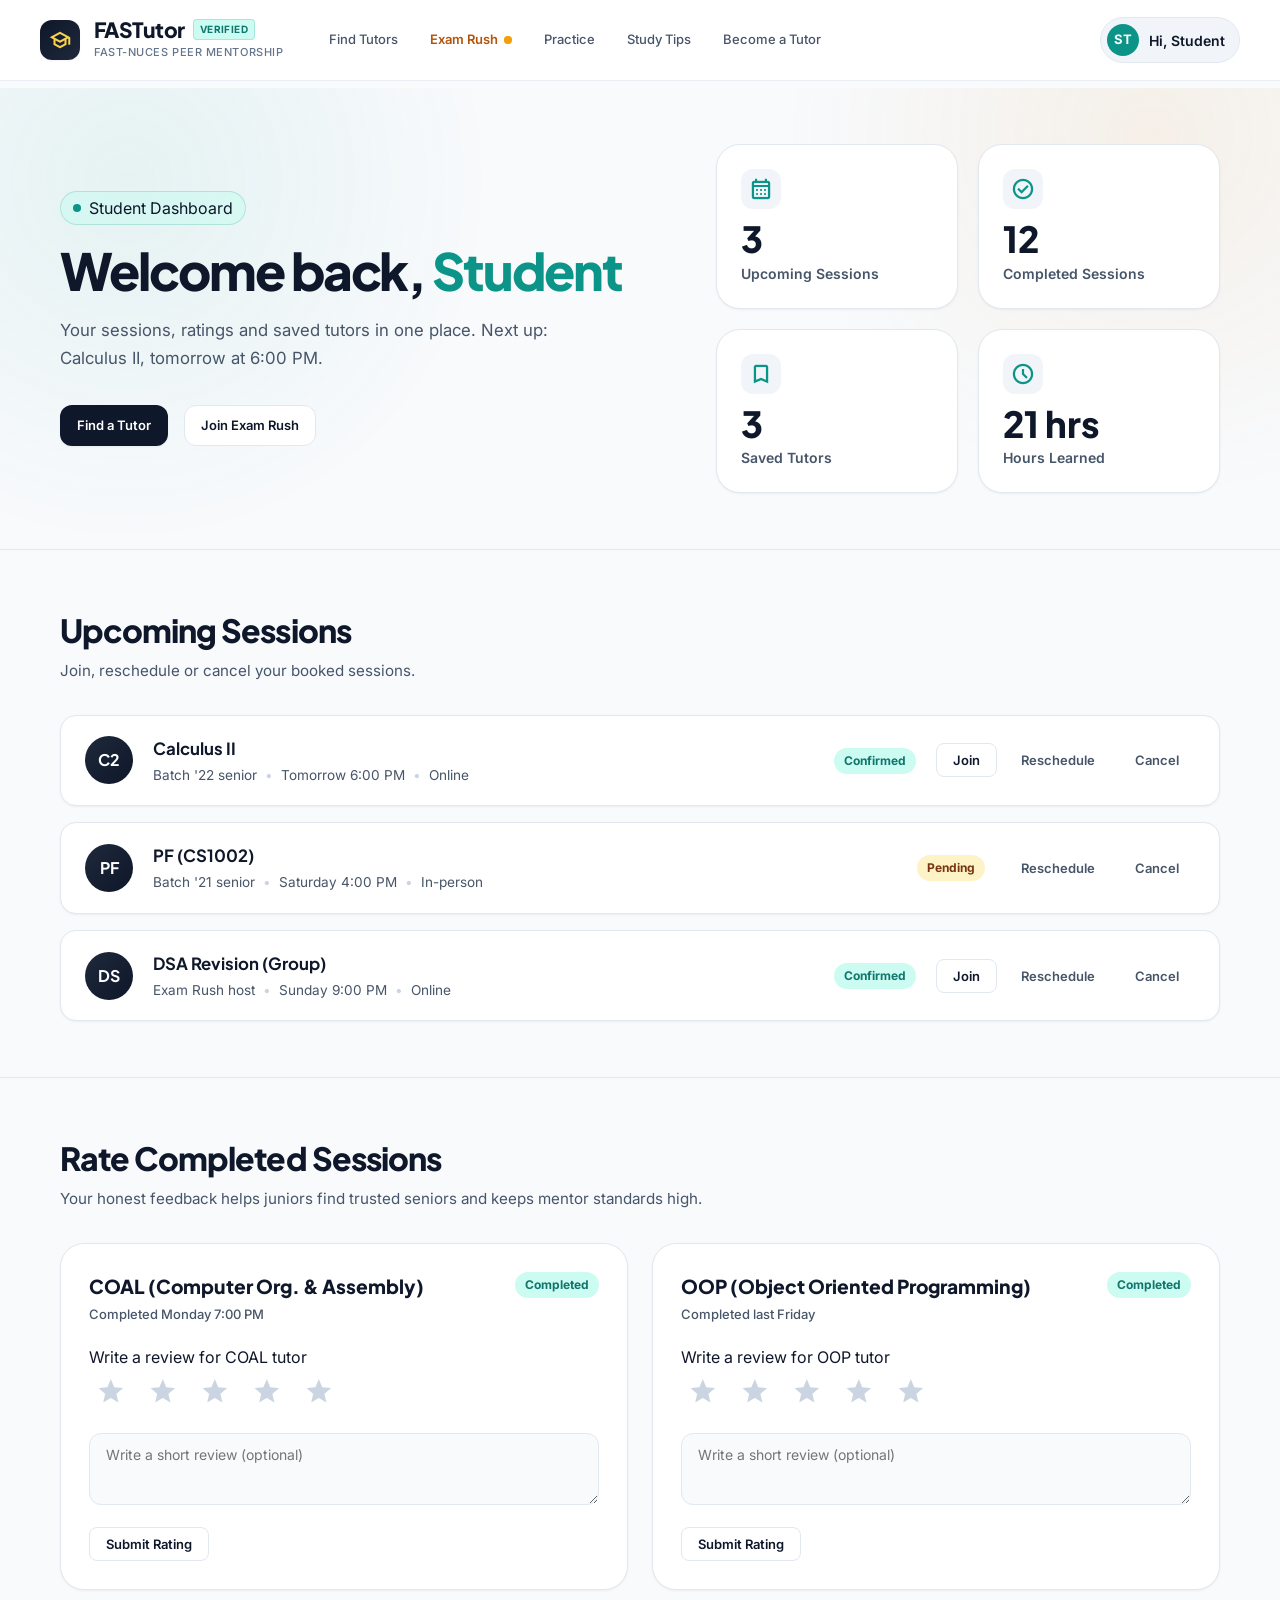
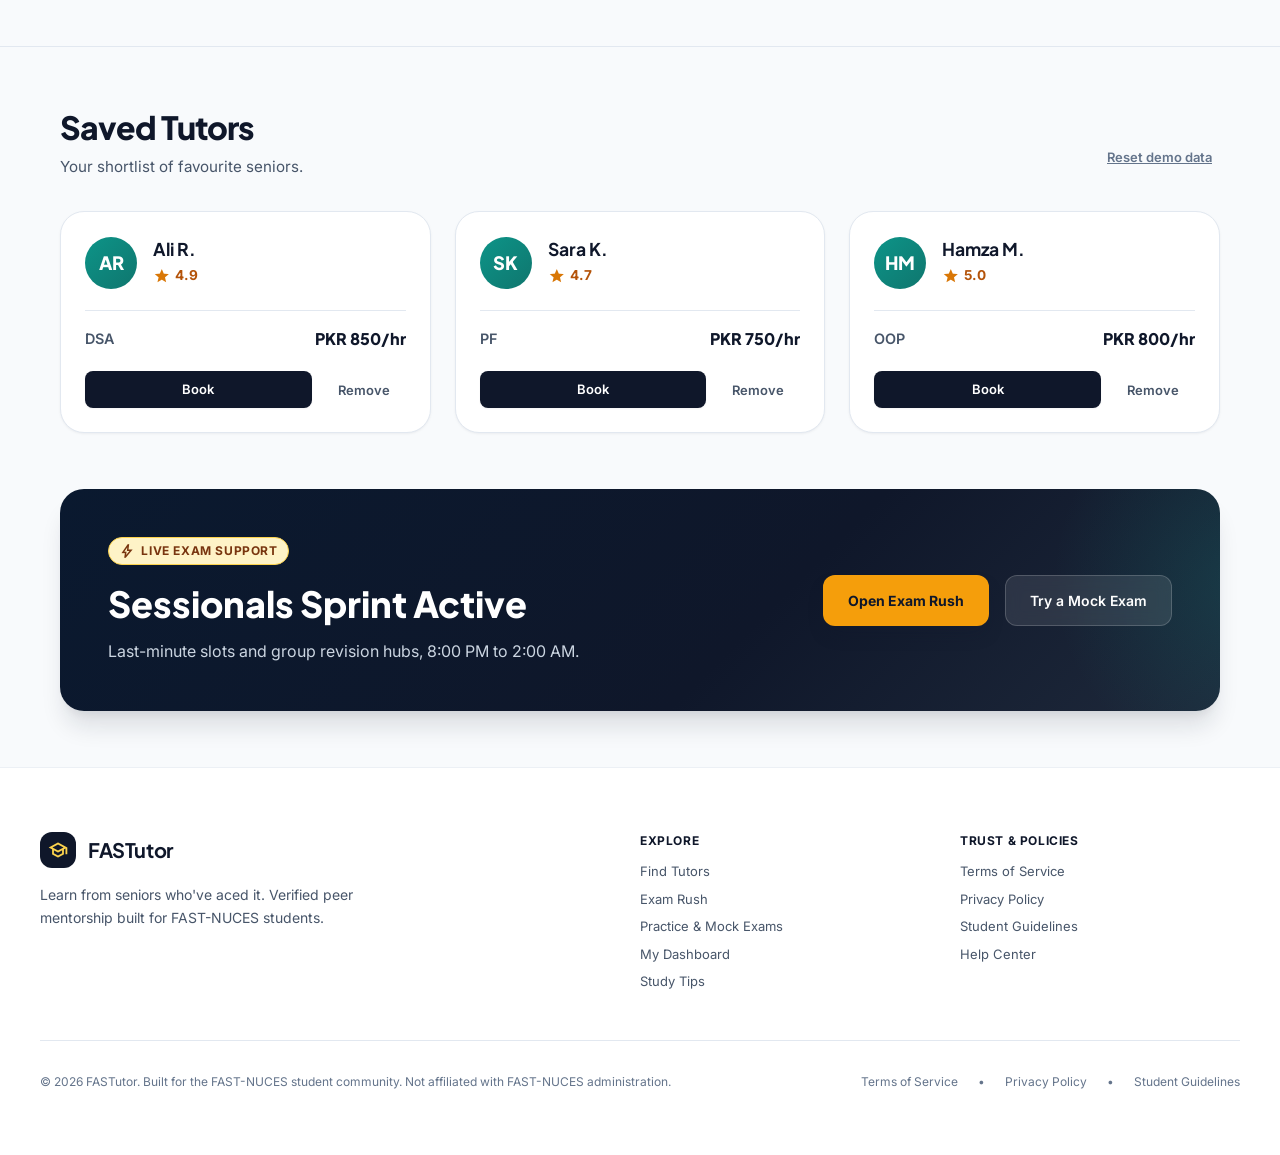
<file: pages/dashboard.html>
<!DOCTYPE html>
<html lang="en">
<head>
  <meta charset="utf-8">
  <meta name="viewport" content="width=device-width, initial-scale=1">
  <title>Student Dashboard | FASTutor</title>
  <!-- Google Fonts: Inter & Plus Jakarta Sans -->
  <link rel="preconnect" href="https://fonts.googleapis.com">
  <link rel="preconnect" href="https://fonts.gstatic.com" crossorigin>
  <link href="https://fonts.googleapis.com/css2?family=Inter:wght@400;500;600;700&family=Plus+Jakarta+Sans:wght@500;600;700;800&display=swap" rel="stylesheet">
  <!-- Material Symbols Outlined -->
  <link href="https://fonts.googleapis.com/css2?family=Material+Symbols+Outlined:opsz,wght,FILL@24,500,0..1&icon_names=school,arrow_forward,search,menu,close,bookmark,article,lightbulb,calendar_month,mail,check_circle,star,star_border,schedule,delete,lock,person,warning,info,bolt,groups&display=block" rel="stylesheet">
  <!-- Shared Style and Student Tools CSS -->
  <link rel="stylesheet" href="../css/style.css">
  <link rel="stylesheet" href="../css/student-tools.css">
</head>
<body>

  <!-- ==================== SHARED HEADER ==================== -->
  <header class="site-header" id="site-header">
    <div class="container header-inner">
      <div class="header-left">
        <a class="brand-link" href="../index.html" aria-label="FASTutor home">
          <div class="brand-crest"><span class="material-symbols-outlined brand-crest-icon">school</span></div>
          <div class="brand-text">
            <div class="brand-title-row"><span class="brand-name">FASTutor</span><span class="badge-verified-pill">Verified</span></div>
            <span class="brand-subtitle">FAST-NUCES Peer Mentorship</span>
          </div>
        </a>
        <nav class="main-nav" aria-label="Primary Navigation">
          <a class="nav-link" href="../index.html#best-tutors">Find Tutors</a>
          <a class="nav-link nav-link--rush" href="./exam-rush.html">
            <span>Exam Rush</span>
            <span class="ping-indicator" aria-hidden="true"><span class="ping-ring"></span><span class="ping-dot"></span></span>
          </a>
          <a class="nav-link" href="./mock-exams.html">Practice</a>
          <a class="nav-link" href="./study-tips.html">Study Tips</a>
          <a class="nav-link" href="../index.html?modal=apply">Become a Tutor</a>
        </nav>
      </div>
      <div class="header-actions">
        <!-- Dashboard page only: User Pill -->
        <a class="st-user-pill" href="./dashboard.html" aria-label="Current student dashboard">
          <span class="st-avatar-badge" aria-hidden="true">ST</span>
          <span class="st-user-name">Hi, Student</span>
        </a>
        <button class="mobile-menu-btn" id="mobile-menu-toggle" type="button" aria-expanded="false" aria-controls="mobile-nav-drawer" aria-label="Toggle navigation menu">
          <span class="material-symbols-outlined" id="mobile-menu-icon">menu</span>
        </button>
      </div>
    </div>
    <!-- Mobile Navigation Drawer -->
    <div class="mobile-nav-drawer" id="mobile-nav-drawer" hidden>
      <div class="container mobile-nav-inner">
        <a class="mobile-nav-link" href="../index.html#best-tutors">Find Tutors</a>
        <a class="mobile-nav-link mobile-nav-link--rush" href="./exam-rush.html">
          <span>Exam Rush</span>
          <span class="ping-indicator" aria-hidden="true"><span class="ping-ring"></span><span class="ping-dot"></span></span>
        </a>
        <a class="mobile-nav-link" href="./mock-exams.html">Practice</a>
        <a class="mobile-nav-link" href="./study-tips.html">Study Tips</a>
        <a class="mobile-nav-link" href="../index.html?modal=apply">Become a Tutor</a>
        <div class="mobile-nav-actions">
          <a class="st-user-pill" href="./dashboard.html" style="justify-content: center; width: 100%;">
            <span class="st-avatar-badge" aria-hidden="true">ST</span>
            <span class="st-user-name">Hi, Student (Dashboard)</span>
          </a>
        </div>
      </div>
    </div>
  </header>

  <!-- ==================== MAIN CONTENT ==================== -->
  <main id="page-dashboard" class="st-main">
    
    <!-- 1. Hero Section in Two Columns -->
    <section class="st-hero">
      <div class="st-container">
        <div class="st-hero-grid">
          <!-- Left Column -->
          <div class="st-hero-copy">
            <div class="eyebrow-pill">
              <span class="eyebrow-dot"></span>
              <span>Student Dashboard</span>
            </div>
            <h1>Welcome back, <span class="st-teal-text">Student</span></h1>
            <p>Your sessions, ratings and saved tutors in one place. Next up: Calculus II, tomorrow at 6:00 PM.</p>
            <div class="st-hero-actions">
              <a class="btn btn-primary btn-md" href="../index.html#best-tutors">Find a Tutor</a>
              <a class="btn btn-secondary btn-md" href="./exam-rush.html">Join Exam Rush</a>
            </div>
          </div>
          <!-- Right Column: 2x2 Grid of Stat Cards -->
          <div class="st-stat-grid">
            <div class="st-stat-card">
              <div class="st-stat-top">
                <span class="st-stat-icon"><span class="material-symbols-outlined" aria-hidden="true">calendar_month</span></span>
              </div>
              <span class="st-stat-num" id="stat-upcoming">3</span>
              <span class="st-stat-label">Upcoming Sessions</span>
            </div>
            <div class="st-stat-card">
              <div class="st-stat-top">
                <span class="st-stat-icon"><span class="material-symbols-outlined" aria-hidden="true">check_circle</span></span>
              </div>
              <span class="st-stat-num" id="stat-completed">12</span>
              <span class="st-stat-label">Completed Sessions</span>
            </div>
            <div class="st-stat-card">
              <div class="st-stat-top">
                <span class="st-stat-icon"><span class="material-symbols-outlined" aria-hidden="true">bookmark</span></span>
              </div>
              <span class="st-stat-num" id="stat-saved">3</span>
              <span class="st-stat-label">Saved Tutors</span>
            </div>
            <div class="st-stat-card">
              <div class="st-stat-top">
                <span class="st-stat-icon"><span class="material-symbols-outlined" aria-hidden="true">schedule</span></span>
              </div>
              <span class="st-stat-num" id="stat-hours">18 hrs</span>
              <span class="st-stat-label">Hours Learned</span>
            </div>
          </div>
        </div>
      </div>
    </section>

    <!-- 2. Data and Display Section -->
    <section class="st-section">
      <div class="st-container">
        
        <!-- 2.1 Upcoming Sessions -->
        <div class="st-section-head">
          <h2>Upcoming Sessions</h2>
          <p>Join, reschedule or cancel your booked sessions.</p>
        </div>
        <div id="upcoming-sessions-list" class="st-sessions-list">
          <!-- Dynamically populated by JS from data and localStorage -->
        </div>
        <div id="upcoming-empty-state" class="st-empty-state" hidden>
          <span class="material-symbols-outlined" aria-hidden="true">calendar_month</span>
          <p>No upcoming sessions. Find a tutor to book one.</p>
          <a class="btn btn-primary btn-sm" href="../index.html#best-tutors" style="margin-top: 1rem;">Browse Mentors</a>
        </div>

      </div>
    </section>

    <!-- 2.2 Rate Completed Sessions (Light grey band) -->
    <section class="st-section st-section--light">
      <div class="st-container">
        <div class="st-section-head">
          <h2>Rate Completed Sessions</h2>
          <p>Your honest feedback helps juniors find trusted seniors and keeps mentor standards high.</p>
        </div>
        <div class="st-rate-grid">
          
          <!-- Card 1: COAL -->
          <article class="st-rate-card" id="rate-card-coal">
            <div class="st-rate-card-head">
              <div>
                <h3>COAL (Computer Org. &amp; Assembly)</h3>
                <span class="st-rate-date">Completed Monday 7:00 PM</span>
              </div>
              <span class="st-badge st-badge--confirmed">Completed</span>
            </div>
            <div class="st-rate-form-container">
              <label class="visually-hidden" for="review-coal">Write a review for COAL tutor</label>
              <div class="st-star-group" role="group" aria-label="Rating for COAL session">
                <button type="button" class="st-star-btn" data-rating="1" aria-label="1 star" aria-pressed="false"><span class="material-symbols-outlined" aria-hidden="true">star</span></button>
                <button type="button" class="st-star-btn" data-rating="2" aria-label="2 stars" aria-pressed="false"><span class="material-symbols-outlined" aria-hidden="true">star</span></button>
                <button type="button" class="st-star-btn" data-rating="3" aria-label="3 stars" aria-pressed="false"><span class="material-symbols-outlined" aria-hidden="true">star</span></button>
                <button type="button" class="st-star-btn" data-rating="4" aria-label="4 stars" aria-pressed="false"><span class="material-symbols-outlined" aria-hidden="true">star</span></button>
                <button type="button" class="st-star-btn" data-rating="5" aria-label="5 stars" aria-pressed="false"><span class="material-symbols-outlined" aria-hidden="true">star</span></button>
              </div>
              <textarea id="review-coal" class="st-review-textarea" placeholder="Write a short review (optional)"></textarea>
              <button type="button" class="btn btn-secondary btn-sm st-submit-rating">Submit Rating</button>
            </div>
          </article>

          <!-- Card 2: OOP -->
          <article class="st-rate-card" id="rate-card-oop">
            <div class="st-rate-card-head">
              <div>
                <h3>OOP (Object Oriented Programming)</h3>
                <span class="st-rate-date">Completed last Friday</span>
              </div>
              <span class="st-badge st-badge--confirmed">Completed</span>
            </div>
            <div class="st-rate-form-container">
              <label class="visually-hidden" for="review-oop">Write a review for OOP tutor</label>
              <div class="st-star-group" role="group" aria-label="Rating for OOP session">
                <button type="button" class="st-star-btn" data-rating="1" aria-label="1 star" aria-pressed="false"><span class="material-symbols-outlined" aria-hidden="true">star</span></button>
                <button type="button" class="st-star-btn" data-rating="2" aria-label="2 stars" aria-pressed="false"><span class="material-symbols-outlined" aria-hidden="true">star</span></button>
                <button type="button" class="st-star-btn" data-rating="3" aria-label="3 stars" aria-pressed="false"><span class="material-symbols-outlined" aria-hidden="true">star</span></button>
                <button type="button" class="st-star-btn" data-rating="4" aria-label="4 stars" aria-pressed="false"><span class="material-symbols-outlined" aria-hidden="true">star</span></button>
                <button type="button" class="st-star-btn" data-rating="5" aria-label="5 stars" aria-pressed="false"><span class="material-symbols-outlined" aria-hidden="true">star</span></button>
              </div>
              <textarea id="review-oop" class="st-review-textarea" placeholder="Write a short review (optional)"></textarea>
              <button type="button" class="btn btn-secondary btn-sm st-submit-rating">Submit Rating</button>
            </div>
          </article>

        </div>
      </div>
    </section>

    <!-- 2.3 Saved Tutors -->
    <section class="st-section">
      <div class="st-container">
        <div class="st-section-head st-section-head--split">
          <div>
            <h2>Saved Tutors</h2>
            <p>Your shortlist of favourite seniors.</p>
          </div>
          <button type="button" id="reset-dashboard-demo" class="st-btn-text">Reset demo data</button>
        </div>
        <div id="saved-tutors-grid" class="st-saved-grid">
          <!-- Dynamically populated from JS and localStorage -->
        </div>
        <div id="saved-tutors-empty" class="st-empty-state" hidden>
          <span class="material-symbols-outlined" aria-hidden="true">bookmark</span>
          <p>No saved tutors yet. Tap the heart on a tutor profile to save one.</p>
          <a class="btn btn-primary btn-sm" href="../index.html#best-tutors" style="margin-top: 1rem;">Explore Tutors</a>
        </div>
      </div>
    </section>

    <!-- 3. Navy Gradient Banner -->
    <section class="st-section" style="padding-top: 0;">
      <div class="st-container">
        <div class="st-banner-rush">
          <div class="st-banner-copy">
            <span class="st-gold-badge">
              <span class="material-symbols-outlined" aria-hidden="true" style="font-size: 1rem;">bolt</span>
              Live Exam Support
            </span>
            <h2>Sessionals Sprint Active</h2>
            <p>Last-minute slots and group revision hubs, 8:00 PM to 2:00 AM.</p>
          </div>
          <div class="st-banner-actions">
            <a class="btn btn-amber btn-lg" href="./exam-rush.html">Open Exam Rush</a>
            <a class="btn btn-glass btn-lg" href="./mock-exams.html">Try a Mock Exam</a>
          </div>
        </div>
      </div>
    </section>

  </main>

  <!-- ==================== MISSING RATING ALERT MODAL ==================== -->
  <div class="st-modal-backdrop" id="st-missing-rating-modal" hidden>
    <div class="st-modal-dialog" role="dialog" aria-modal="true" aria-labelledby="missing-rating-title">
      <button class="st-modal-close" type="button" data-modal-close aria-label="Close dialog">×</button>
      <div class="st-alert-amber">
        <span class="material-symbols-outlined" aria-hidden="true" style="font-size: 3rem; color: var(--color-tertiary);">warning</span>
        <h2 id="missing-rating-title" class="st-alert-amber-text">⚠️ HOLD UP! Please choose a star rating (1–5) before submitting.</h2>
        <button type="button" class="btn btn-amber btn-md" data-modal-close>[ Okay, Got It ]</button>
      </div>
    </div>
  </div>

  <!-- ==================== TOAST CONTAINER ==================== -->
  <div id="st-toast-container" class="st-toast-container" aria-live="polite"></div>

  <!-- ==================== SHARED FOOTER ==================== -->
  <footer class="site-footer">
    <div class="container footer-inner">
      <div class="footer-grid footer-grid--3">
        <div class="footer-brand-col">
          <div class="footer-brand-row">
            <div class="footer-crest"><span class="material-symbols-outlined">school</span></div>
            <span class="footer-brand-name">FASTutor</span>
          </div>
          <p class="footer-tagline">Learn from seniors who've aced it. Verified peer mentorship built for FAST-NUCES students.</p>
        </div>
        <div class="footer-col">
          <span class="footer-col-title">Explore</span>
          <ul class="footer-links">
            <li><a class="footer-link" href="../index.html#best-tutors">Find Tutors</a></li>
            <li><a class="footer-link" href="./exam-rush.html">Exam Rush</a></li>
            <li><a class="footer-link" href="./mock-exams.html">Practice &amp; Mock Exams</a></li>
            <li><a class="footer-link" href="./dashboard.html">My Dashboard</a></li>
            <li><a class="footer-link" href="./study-tips.html">Study Tips</a></li>
          </ul>
        </div>
        <div class="footer-col">
          <span class="footer-col-title">Trust &amp; Policies</span>
          <ul class="footer-links">
            <li><a class="footer-link" href="./terms.html">Terms of Service</a></li>
            <li><a class="footer-link" href="./terms.html?tab=privacy">Privacy Policy</a></li>
            <li><a class="footer-link" href="./terms.html?tab=community">Student Guidelines</a></li>
            <li><a class="footer-link" href="./help-center.html">Help Center</a></li>
          </ul>
        </div>
      </div>
      <div class="footer-bottom">
        <span>© 2026 FASTutor. Built for the FAST-NUCES student community. Not affiliated with FAST-NUCES administration.</span>
        <div class="footer-legal-links">
          <a href="./terms.html">Terms of Service</a><span aria-hidden="true">•</span>
          <a href="./terms.html?tab=privacy">Privacy Policy</a><span aria-hidden="true">•</span>
          <a href="./terms.html?tab=community">Student Guidelines</a>
        </div>
      </div>
    </div>
  </footer>

  <script src="../js/script.js"></script>
  <script src="../js/student-tools.js"></script>
</body>
</html>
</file>
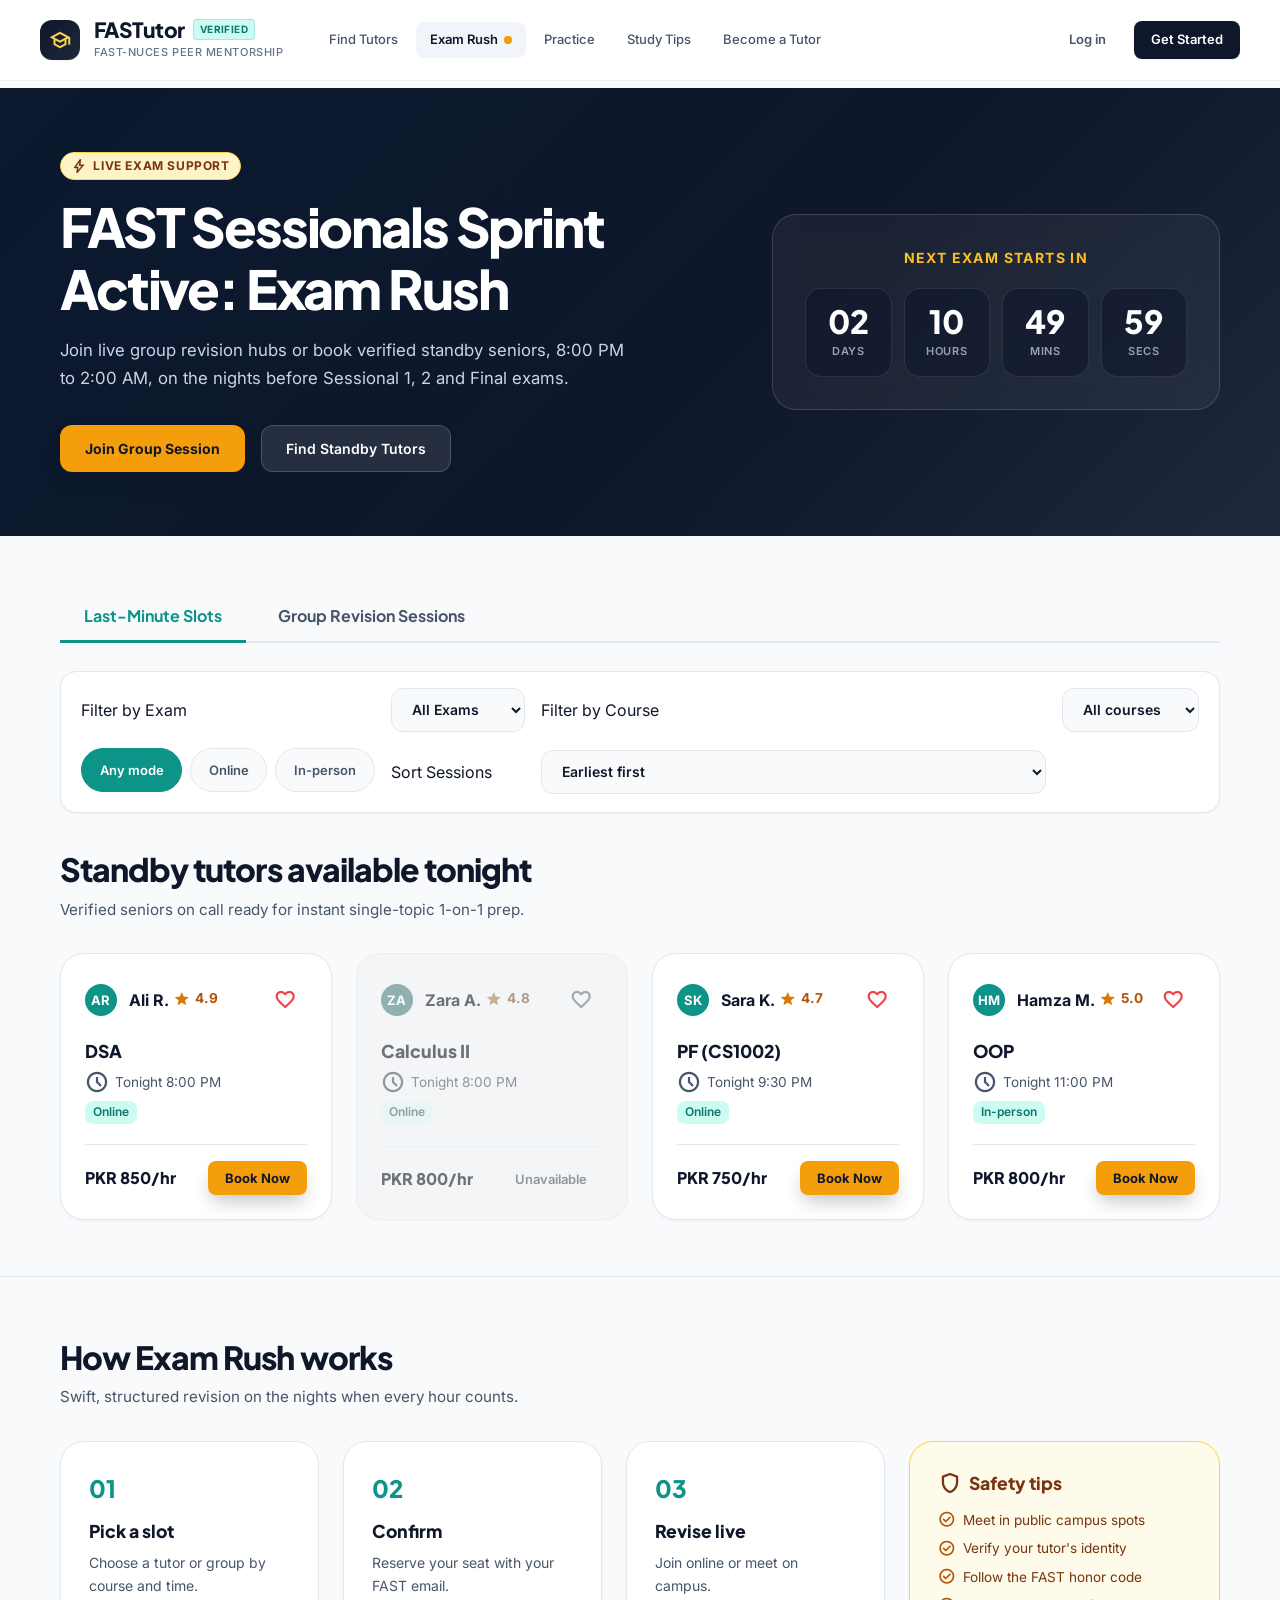
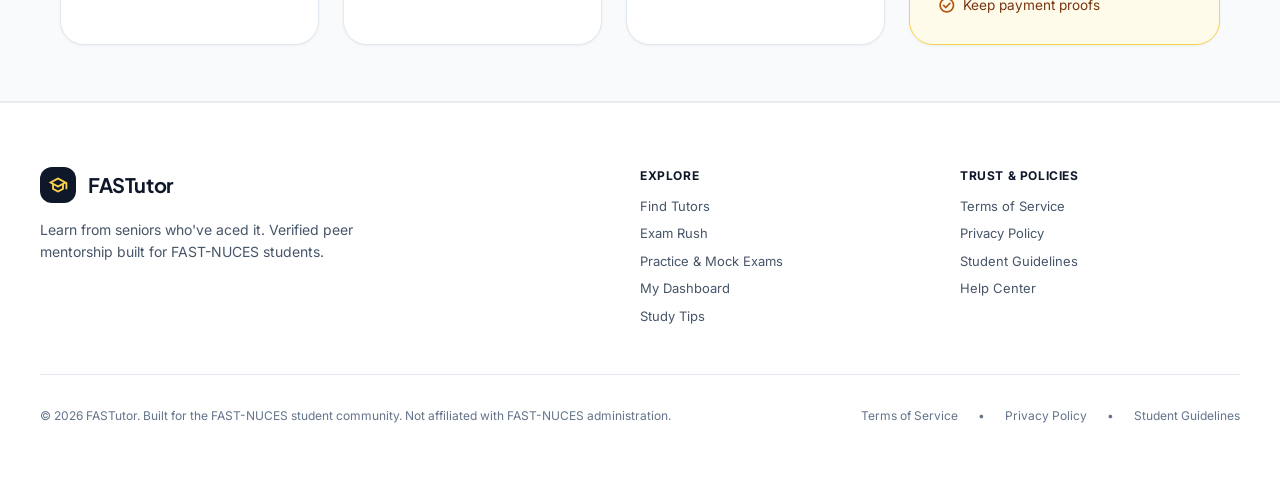
<file: pages/exam-rush.html>
<!DOCTYPE html>
<html lang="en">
<head>
  <meta charset="utf-8">
  <meta name="viewport" content="width=device-width, initial-scale=1">
  <title>FAST Sessionals Sprint Active: Exam Rush | FASTutor</title>
  <!-- Google Fonts: Inter & Plus Jakarta Sans -->
  <link rel="preconnect" href="https://fonts.googleapis.com">
  <link rel="preconnect" href="https://fonts.gstatic.com" crossorigin>
  <link href="https://fonts.googleapis.com/css2?family=Inter:wght@400;500;600;700&family=Plus+Jakarta+Sans:wght@500;600;700;800&display=swap" rel="stylesheet">
  <!-- Material Symbols Outlined -->
  <link href="https://fonts.googleapis.com/css2?family=Material+Symbols+Outlined:opsz,wght,FILL@24,500,0..1&icon_names=school,arrow_forward,search,menu,close,schedule,timer,bolt,groups,favorite,favorite_border,star,check_circle,shield,payments,local_fire_department,lock,add&display=block" rel="stylesheet">
  <!-- Shared Style and Student Tools CSS -->
  <link rel="stylesheet" href="../css/style.css">
  <link rel="stylesheet" href="../css/student-tools.css">
</head>
<body>

  <!-- ==================== SHARED HEADER ==================== -->
  <header class="site-header" id="site-header">
    <div class="container header-inner">
      <div class="header-left">
        <a class="brand-link" href="../index.html" aria-label="FASTutor home">
          <div class="brand-crest"><span class="material-symbols-outlined brand-crest-icon">school</span></div>
          <div class="brand-text">
            <div class="brand-title-row"><span class="brand-name">FASTutor</span><span class="badge-verified-pill">Verified</span></div>
            <span class="brand-subtitle">FAST-NUCES Peer Mentorship</span>
          </div>
        </a>
        <nav class="main-nav" aria-label="Primary Navigation">
          <a class="nav-link" href="../index.html#best-tutors">Find Tutors</a>
          <a aria-current="page" class="nav-link nav-link--rush is-active" href="./exam-rush.html">
            <span>Exam Rush</span>
            <span class="ping-indicator" aria-hidden="true"><span class="ping-ring"></span><span class="ping-dot"></span></span>
          </a>
          <a class="nav-link" href="./mock-exams.html">Practice</a>
          <a class="nav-link" href="./study-tips.html">Study Tips</a>
          <a class="nav-link" href="../index.html?modal=apply">Become a Tutor</a>
        </nav>
      </div>
      <div class="header-actions">
        <a class="btn-ghost-nav" href="../index.html?modal=login">Log in</a>
        <a class="btn btn-primary btn-sm" href="../index.html?modal=signup">Get Started</a>
        <button class="mobile-menu-btn" id="mobile-menu-toggle" type="button" aria-expanded="false" aria-controls="mobile-nav-drawer" aria-label="Toggle navigation menu">
          <span class="material-symbols-outlined" id="mobile-menu-icon">menu</span>
        </button>
      </div>
    </div>
    <!-- Mobile Navigation Drawer -->
    <div class="mobile-nav-drawer" id="mobile-nav-drawer" hidden>
      <div class="container mobile-nav-inner">
        <a class="mobile-nav-link" href="../index.html#best-tutors">Find Tutors</a>
        <a aria-current="page" class="mobile-nav-link mobile-nav-link--rush is-active" href="./exam-rush.html">
          <span>Exam Rush</span>
          <span class="ping-indicator" aria-hidden="true"><span class="ping-ring"></span><span class="ping-dot"></span></span>
        </a>
        <a class="mobile-nav-link" href="./mock-exams.html">Practice</a>
        <a class="mobile-nav-link" href="./study-tips.html">Study Tips</a>
        <a class="mobile-nav-link" href="../index.html?modal=apply">Become a Tutor</a>
        <div class="mobile-nav-actions">
          <a class="btn btn-secondary btn-full" href="../index.html?modal=login">Log in</a>
          <a class="btn btn-primary btn-full" href="../index.html?modal=signup">Get Started</a>
        </div>
      </div>
    </div>
  </header>

  <!-- ==================== MAIN CONTENT ==================== -->
  <main id="page-rush" class="st-main">

    <!-- 1. Navy Gradient Hero Banner & Live Countdown -->
    <section class="st-hero-rush">
      <div class="st-container">
        <div class="st-rush-grid">
          <!-- Left Column -->
          <div>
            <span class="st-gold-badge">
              <span class="material-symbols-outlined" aria-hidden="true" style="font-size: 1rem;">bolt</span>
              Live Exam Support
            </span>
            <h1>FAST Sessionals Sprint Active: Exam Rush</h1>
            <p>Join live group revision hubs or book verified standby seniors, 8:00 PM to 2:00 AM, on the nights before Sessional 1, 2 and Final exams.</p>
            <div style="display: flex; gap: 1rem; flex-wrap: wrap;">
              <button type="button" class="btn btn-amber btn-lg" id="hero-btn-groups">Join Group Session</button>
              <button type="button" class="btn btn-glass btn-lg" id="hero-btn-slots">Find Standby Tutors</button>
            </div>
          </div>
          <!-- Right Column: Live Countdown Box -->
          <div class="st-countdown-box" id="countdown" data-target="2026-12-07T20:00:00+05:00">
            <div class="st-countdown-label">Next exam starts in</div>
            <div class="st-countdown-tiles">
              <div class="st-time-tile">
                <span class="st-time-num" id="cd-days">08</span>
                <span class="st-time-unit">Days</span>
              </div>
              <div class="st-time-tile">
                <span class="st-time-num" id="cd-hours">23</span>
                <span class="st-time-unit">Hours</span>
              </div>
              <div class="st-time-tile">
                <span class="st-time-num" id="cd-mins">01</span>
                <span class="st-time-unit">Mins</span>
              </div>
              <div class="st-time-tile">
                <span class="st-time-num" id="cd-secs">14</span>
                <span class="st-time-unit">Secs</span>
              </div>
            </div>
          </div>
        </div>
      </div>
    </section>

    <!-- 2. Tabs, Filters & Sorting -->
    <section class="st-section">
      <div class="st-container">
        
        <!-- Tabs Navigation -->
        <div class="st-tabs-bar" role="tablist" aria-label="Exam rush session formats">
          <button type="button" class="st-tab-btn is-active" id="tab-btn-slots" role="tab" aria-selected="true" aria-controls="tab-panel-slots">Last-Minute Slots</button>
          <button type="button" class="st-tab-btn" id="tab-btn-groups" role="tab" aria-selected="false" aria-controls="tab-panel-groups">Group Revision Sessions</button>
        </div>

        <!-- Filter Row for Both Tabs -->
        <div class="st-rush-filters">
          <label for="rush-exam-filter" class="visually-hidden">Filter by Exam</label>
          <select id="rush-exam-filter" class="st-select" aria-label="Filter by Exam">
            <option value="all">All Exams</option>
            <option value="Sessional 1">Sessional 1</option>
            <option value="Sessional 2">Sessional 2</option>
            <option value="Final">Final</option>
          </select>

          <label for="rush-course-filter" class="visually-hidden">Filter by Course</label>
          <select id="rush-course-filter" class="st-select" aria-label="Filter by Course">
            <option value="all">All courses</option>
            <option value="PF (CS1002)">PF (CS1002)</option>
            <option value="DSA">DSA</option>
            <option value="Calculus II">Calculus II</option>
            <option value="OOP">OOP</option>
          </select>

          <div class="st-chips-row" role="group" aria-label="Filter by Session Mode">
            <button type="button" class="st-chip is-active" data-rush-mode="any">Any mode</button>
            <button type="button" class="st-chip" data-rush-mode="online">Online</button>
            <button type="button" class="st-chip" data-rush-mode="in-person">In-person</button>
          </div>

          <label for="rush-sort-filter" class="visually-hidden">Sort Sessions</label>
          <select id="rush-sort-filter" class="st-select" aria-label="Sort Sessions">
            <option value="earliest">Earliest first</option>
            <option value="price-asc">Price: Low to High</option>
            <option value="price-desc">Price: High to Low</option>
          </select>
        </div>

        <!-- 3. Tab Panel 1: Last-Minute Slots -->
        <div id="tab-panel-slots" role="tabpanel" aria-labelledby="tab-btn-slots">
          <div class="st-section-head">
            <h2>Standby tutors available tonight</h2>
            <p>Verified seniors on call ready for instant single-topic 1-on-1 prep.</p>
          </div>
          <div id="standby-slots-grid" class="st-slots-grid">
            <!-- Dynamically populated by JS from standbySlots -->
          </div>
          <div id="slots-empty-state" class="st-empty-state" hidden>
            <span class="material-symbols-outlined" aria-hidden="true">schedule</span>
            <p>No matching sessions found.</p>
          </div>
        </div>

        <!-- 4. Tab Panel 2: Group Revision Sessions -->
        <div id="tab-panel-groups" role="tabpanel" aria-labelledby="tab-btn-groups" hidden>
          <div class="st-section-head st-section-head--split">
            <div>
              <h2>Join a revision hub and split the fee</h2>
              <p>5-seat maximum revision pods with dedicated senior discussion leads.</p>
            </div>
            <button type="button" class="btn btn-secondary btn-sm" id="btn-request-group"><span class="material-symbols-outlined" aria-hidden="true">add</span> Request a Group</button>
          </div>

          <div class="st-groups-layout">
            <div id="group-sessions-grid" class="st-groups-grid">
              <!-- Dynamically populated by JS from groupSessions -->
            </div>
            <div id="groups-empty-state" class="st-empty-state" hidden>
              <span class="material-symbols-outlined" aria-hidden="true">groups</span>
              <p>No matching sessions found.</p>
            </div>

            <!-- 4.1 Interactive Group Fee Splitter -->
            <div class="st-fee-splitter">
              <div class="st-splitter-left">
                <h3>Group fee splitter</h3>
                <p>See how much you save when you bring classmates to an Exam Rush hub.</p>
                <div class="st-splitter-inputs">
                  <div class="st-form-group" style="margin-bottom: 0;">
                    <label for="splitter-tutor-rate">Tutor hourly rate (PKR)</label>
                    <input type="number" id="splitter-tutor-rate" class="st-input" value="900" min="400" max="3000" step="50">
                  </div>
                  <div class="st-form-group" style="margin-bottom: 0;">
                    <label for="splitter-group-size">Group size (students)</label>
                    <select id="splitter-group-size" class="st-select" style="width: 100%;">
                      <option value="2">2 students</option>
                      <option value="3" selected>3 students</option>
                      <option value="4">4 students</option>
                      <option value="5">5 students (Max)</option>
                    </select>
                  </div>
                </div>
              </div>
              <div class="st-splitter-right">
                <div class="st-split-row">
                  <span class="st-split-label">Your Share / Student:</span>
                  <span class="st-split-val" id="splitter-per-student">PKR 300</span>
                </div>
                <div class="st-split-row">
                  <span class="st-split-label">Your Savings:</span>
                  <span class="st-split-val st-split-val--save" id="splitter-saving">Save PKR 600 vs 1-on-1</span>
                </div>
              </div>
            </div>

          </div>
        </div>

      </div>
    </section>

    <!-- 6. How Exam Rush Works & Safety Tips (Alternate Band) -->
    <section class="st-section st-section--light">
      <div class="st-container">
        <div class="st-section-head">
          <h2>How Exam Rush works</h2>
          <p>Swift, structured revision on the nights when every hour counts.</p>
        </div>
        <div class="st-steps-grid">
          <!-- Card 1 -->
          <div class="st-step-card">
            <div class="st-step-num">01</div>
            <h3>Pick a slot</h3>
            <p>Choose a tutor or group by course and time.</p>
          </div>
          <!-- Card 2 -->
          <div class="st-step-card">
            <div class="st-step-num">02</div>
            <h3>Confirm</h3>
            <p>Reserve your seat with your FAST email.</p>
          </div>
          <!-- Card 3 -->
          <div class="st-step-card">
            <div class="st-step-num">03</div>
            <h3>Revise live</h3>
            <p>Join online or meet on campus.</p>
          </div>
          <!-- Safety Tips Card -->
          <div class="st-safety-card">
            <h3><span class="material-symbols-outlined" aria-hidden="true">shield</span> Safety tips</h3>
            <ul class="st-safety-list">
              <li><span class="material-symbols-outlined" aria-hidden="true">check_circle</span> Meet in public campus spots</li>
              <li><span class="material-symbols-outlined" aria-hidden="true">check_circle</span> Verify your tutor's identity</li>
              <li><span class="material-symbols-outlined" aria-hidden="true">check_circle</span> Follow the FAST honor code</li>
              <li><span class="material-symbols-outlined" aria-hidden="true">check_circle</span> Keep payment proofs</li>
            </ul>
          </div>
        </div>
      </div>
    </section>

  </main>

  <!-- ==================== 5. BOOKING DIALOG MODAL ==================== -->
  <div class="st-modal-backdrop" id="st-booking-modal" hidden>
    <div class="st-modal-dialog" role="dialog" aria-modal="true" aria-labelledby="booking-dialog-title">
      <button class="st-modal-close" type="button" data-modal-close aria-label="Close booking modal">×</button>

      <!-- Form View -->
      <div id="booking-form-view">
        <div class="st-modal-header">
          <h2 id="booking-dialog-title">Reserve Seat</h2>
        </div>

        <form id="booking-form" novalidate>
          <div class="st-form-group">
            <label for="booking-email">FAST student email</label>
            <input type="email" id="booking-email" class="st-input" placeholder="i261234@isb.nu.edu.pk" required>
            <div id="booking-email-error" class="st-form-error" role="alert"></div>
          </div>

          <div class="st-form-group">
            <label for="booking-topics">Topics to revise</label>
            <textarea id="booking-topics" class="st-review-textarea" placeholder="e.g. Recursion tracing, AVL balance factors, pointer arithmetic..."></textarea>
          </div>

          <div class="st-form-group">
            <label for="booking-promo">Promo code (optional)</label>
            <div class="st-promo-row">
              <input type="text" id="booking-promo" class="st-input" placeholder="e.g. RUSH10">
              <button type="button" class="btn btn-secondary btn-sm" id="booking-apply-promo">Apply</button>
            </div>
            <div id="booking-promo-error" class="st-form-error" role="alert"></div>
          </div>

          <div class="st-pricing-summary">
            <div class="st-price-line">
              <span>Session Fee:</span>
              <span id="booking-base-fee">PKR 850</span>
            </div>
            <div class="st-price-line st-price-line--discount" id="booking-discount-row" hidden>
              <span>Promo (RUSH10 -10%):</span>
              <span id="booking-discount-amount">- PKR 85</span>
            </div>
            <div class="st-price-line st-price-line--total">
              <span>Total:</span>
              <span id="booking-total-fee">PKR 850</span>
            </div>
          </div>

          <button type="submit" class="btn btn-amber btn-full btn-lg">Reserve Seat</button>
        </form>
      </div>

      <!-- Confirmation Popup View (Injected dynamically on valid submission) -->
      <div id="booking-confirmation-view" hidden>
        <!-- Injected dynamically by JS -->
      </div>

    </div>
  </div>

  <!-- ==================== TOAST CONTAINER ==================== -->
  <div id="st-toast-container" class="st-toast-container" aria-live="polite"></div>

  <!-- ==================== SHARED FOOTER ==================== -->
  <footer class="site-footer">
    <div class="container footer-inner">
      <div class="footer-grid footer-grid--3">
        <div class="footer-brand-col">
          <div class="footer-brand-row">
            <div class="footer-crest"><span class="material-symbols-outlined">school</span></div>
            <span class="footer-brand-name">FASTutor</span>
          </div>
          <p class="footer-tagline">Learn from seniors who've aced it. Verified peer mentorship built for FAST-NUCES students.</p>
        </div>
        <div class="footer-col">
          <span class="footer-col-title">Explore</span>
          <ul class="footer-links">
            <li><a class="footer-link" href="../index.html#best-tutors">Find Tutors</a></li>
            <li><a class="footer-link" href="./exam-rush.html">Exam Rush</a></li>
            <li><a class="footer-link" href="./mock-exams.html">Practice &amp; Mock Exams</a></li>
            <li><a class="footer-link" href="./dashboard.html">My Dashboard</a></li>
            <li><a class="footer-link" href="./study-tips.html">Study Tips</a></li>
          </ul>
        </div>
        <div class="footer-col">
          <span class="footer-col-title">Trust &amp; Policies</span>
          <ul class="footer-links">
            <li><a class="footer-link" href="./terms.html">Terms of Service</a></li>
            <li><a class="footer-link" href="./terms.html?tab=privacy">Privacy Policy</a></li>
            <li><a class="footer-link" href="./terms.html?tab=community">Student Guidelines</a></li>
            <li><a class="footer-link" href="./help-center.html">Help Center</a></li>
          </ul>
        </div>
      </div>
      <div class="footer-bottom">
        <span>© 2026 FASTutor. Built for the FAST-NUCES student community. Not affiliated with FAST-NUCES administration.</span>
        <div class="footer-legal-links">
          <a href="./terms.html">Terms of Service</a><span aria-hidden="true">•</span>
          <a href="./terms.html?tab=privacy">Privacy Policy</a><span aria-hidden="true">•</span>
          <a href="./terms.html?tab=community">Student Guidelines</a>
        </div>
      </div>
    </div>
  </footer>

  <script src="../js/script.js"></script>
  <script src="../js/student-tools.js"></script>
</body>
</html>
</file>
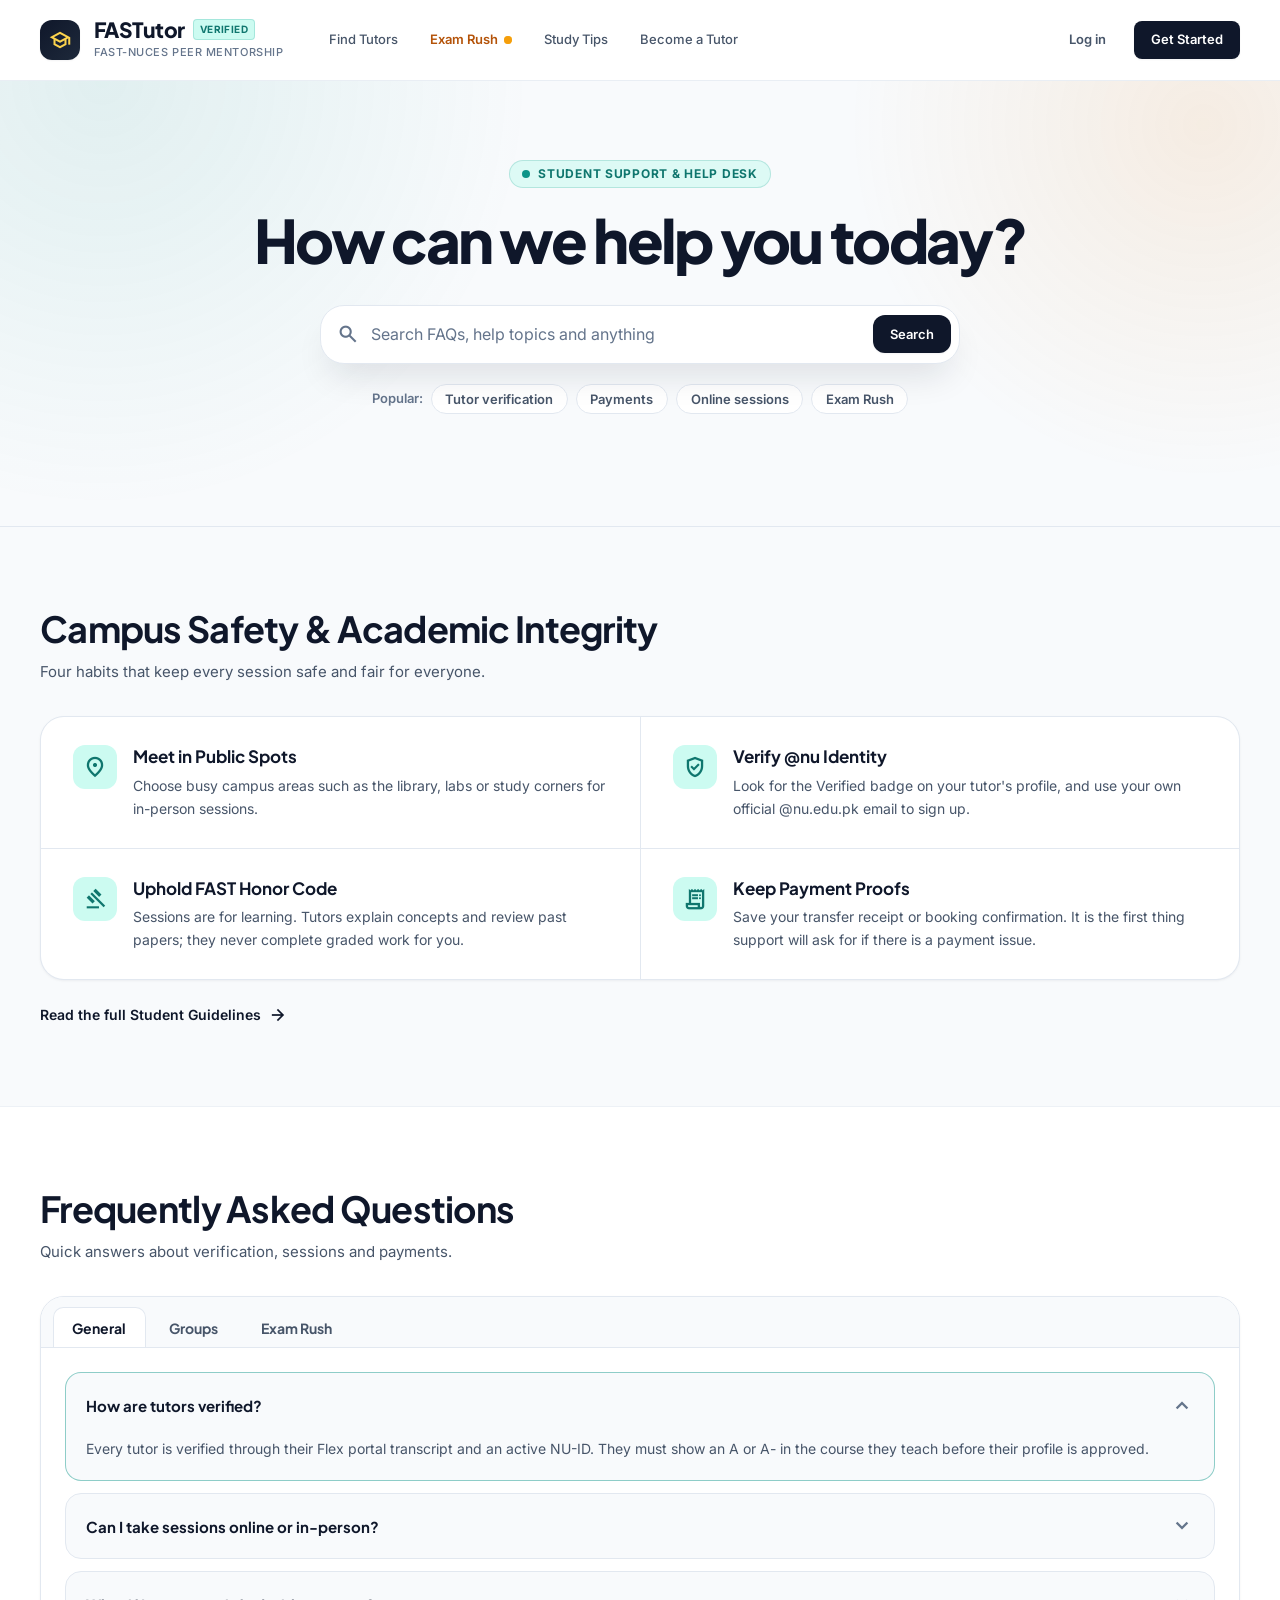
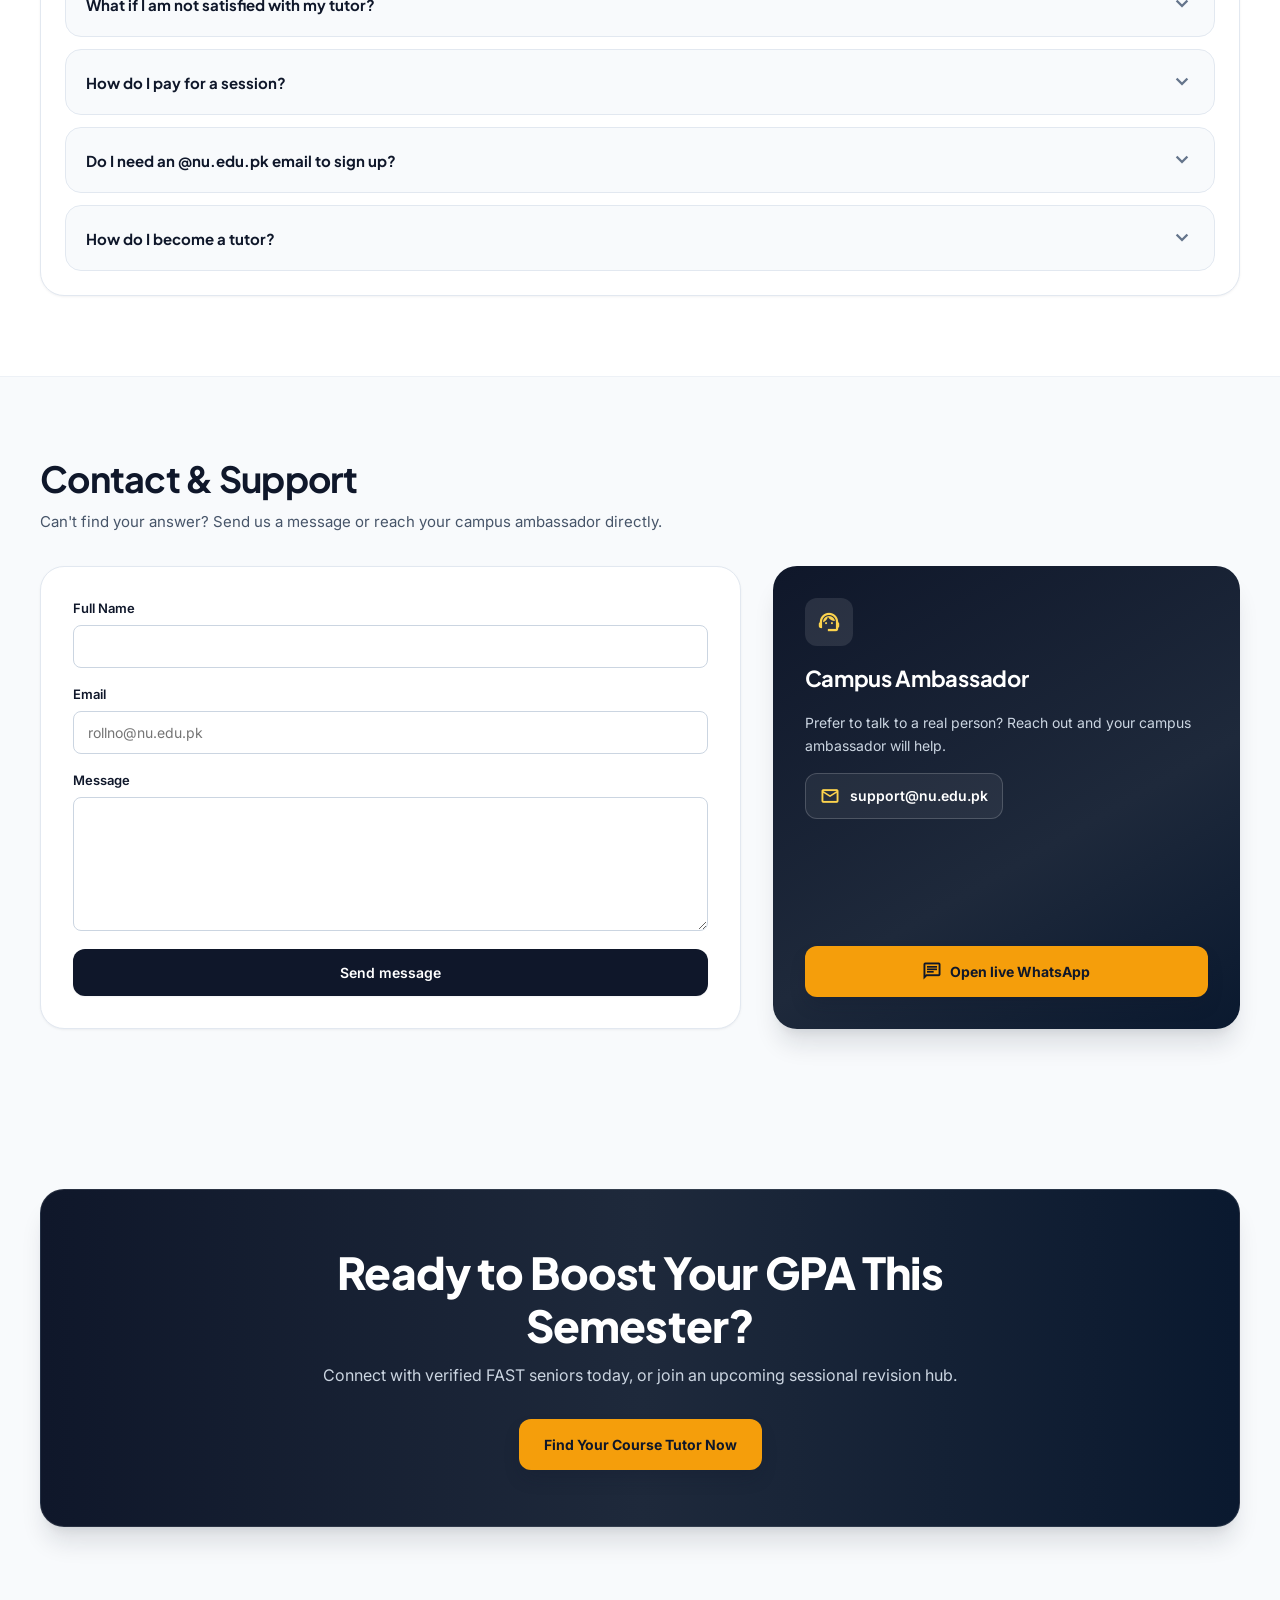
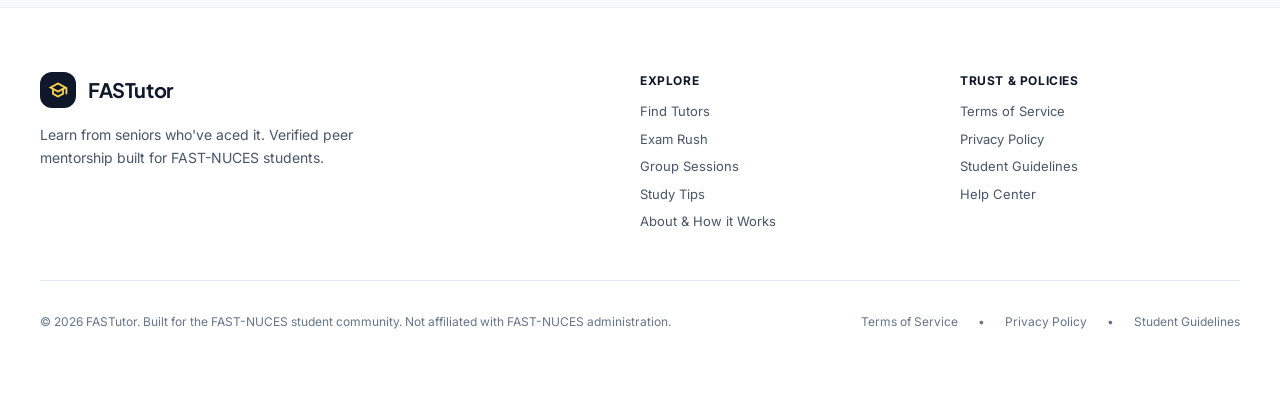
<file: pages/help-center.html>
<!DOCTYPE html>
<html lang="en">
<head>
  <meta charset="utf-8" />
  <meta name="viewport" content="width=device-width, initial-scale=1.0" />
  <title>Help Center | FASTutor</title>
  <meta name="description" content="FASTutor Help Center: search FAQs, learn how to stay safe on campus, and contact the support team or your campus ambassador." />
  <link rel="preconnect" href="https://fonts.googleapis.com" />
  <link rel="preconnect" href="https://fonts.gstatic.com" crossorigin />
  <link
    href="https://fonts.googleapis.com/css2?family=Inter:wght@400;500;600;700&family=Plus+Jakarta+Sans:wght@500;600;700;800&display=swap"
    rel="stylesheet"
  />
  <link
    href="https://fonts.googleapis.com/css2?family=Material+Symbols+Outlined:opsz,wght,FILL@24,500,0..1&icon_names=arrow_forward,chat,check_circle,close,expand_more,gavel,location_on,mail,menu,receipt_long,school,search,support_agent,verified_user&display=block"
    rel="stylesheet"
  />
  <link rel="stylesheet" href="../css/style.css" />
  <link rel="stylesheet" href="../css/help-center.css" />
</head>
<body>
  <!-- ==================== HEADER ==================== -->
  <header class="site-header" id="site-header">
    <div class="container header-inner">
      <div class="header-left">
        <a class="brand-link" href="../index.html" aria-label="FASTutor home">
          <div class="brand-crest"><span class="material-symbols-outlined brand-crest-icon">school</span></div>
          <div class="brand-text">
            <div class="brand-title-row"><span class="brand-name">FASTutor</span><span class="badge-verified-pill">Verified</span></div>
            <span class="brand-subtitle">FAST-NUCES Peer Mentorship</span>
          </div>
        </a>
        <nav class="main-nav" aria-label="Primary Navigation">
          <a class="nav-link" href="../index.html#best-tutors">Find Tutors</a>
          <a class="nav-link nav-link--rush" href="../index.html#exam-rush">
            <span>Exam Rush</span>
            <span class="ping-indicator" aria-hidden="true"><span class="ping-ring"></span><span class="ping-dot"></span></span>
          </a>
          <a class="nav-link" href="./study-tips.html">Study Tips</a>
          <a class="nav-link" href="../index.html?modal=apply">Become a Tutor</a>
        </nav>
      </div>
      <div class="header-actions">
        <a class="btn-ghost-nav" href="../index.html?modal=login">Log in</a>
        <a class="btn btn-primary btn-sm" href="../index.html?modal=signup">Get Started</a>
        <button class="mobile-menu-btn" id="mobile-menu-toggle" type="button" aria-expanded="false" aria-controls="mobile-nav-drawer" aria-label="Toggle navigation menu">
          <span class="material-symbols-outlined" id="mobile-menu-icon">menu</span>
        </button>
      </div>
    </div>
    <div class="mobile-nav-drawer" id="mobile-nav-drawer" hidden>
      <div class="container mobile-nav-inner">
        <a class="mobile-nav-link" href="../index.html#best-tutors">Find Tutors</a>
        <a class="mobile-nav-link mobile-nav-link--rush" href="../index.html#exam-rush">
          <span>Exam Rush</span>
          <span class="ping-indicator" aria-hidden="true"><span class="ping-ring"></span><span class="ping-dot"></span></span>
        </a>
        <a class="mobile-nav-link" href="./study-tips.html">Study Tips</a>
        <a class="mobile-nav-link" href="../index.html?modal=apply">Become a Tutor</a>
        <div class="mobile-nav-actions">
          <a class="btn btn-secondary btn-full" href="../index.html?modal=login">Log in</a>
          <a class="btn btn-primary btn-full" href="../index.html?modal=signup">Get Started</a>
        </div>
      </div>
    </div>
  </header>

  <main class="help-main">
    <!-- ==================== 1. HERO + SEARCH ==================== -->
    <section class="help-hero" aria-labelledby="help-title">
      <div class="container help-hero-inner">
        <span class="eyebrow-pill">
          <span class="eyebrow-dot"></span>
          <span class="eyebrow-text">Student Support &amp; Help Desk</span>
        </span>
        <h1 class="help-title" id="help-title">How can we help you today?</h1>

        <form class="help-search" id="help-search-form" role="search" autocomplete="off">
          <label class="visually-hidden" for="help-search-input">Search FAQs and help topics</label>
          <span class="material-symbols-outlined help-search-icon" aria-hidden="true">search</span>
          <input class="help-search-input" id="help-search-input" type="search" name="q" placeholder="Search FAQs, help topics and anything" />
          <button class="btn btn-primary btn-md" type="submit">Search</button>
        </form>

        <div class="help-popular">
          <span class="help-popular-label">Popular:</span>
          <button class="help-chip" type="button" data-query="verified">Tutor verification</button>
          <button class="help-chip" type="button" data-query="payment">Payments</button>
          <button class="help-chip" type="button" data-query="online">Online sessions</button>
          <button class="help-chip" type="button" data-query="exam rush">Exam Rush</button>
        </div>

        <p class="help-status" id="help-status" role="status" aria-live="polite"></p>
      </div>
    </section>

    <!-- ==================== 2. CAMPUS SAFETY & ACADEMIC INTEGRITY ==================== -->
    <section class="help-section help-section--surface" id="safety" aria-labelledby="safety-title">
      <div class="container">
        <div class="help-head">
          <h2 class="help-h2" id="safety-title">Campus Safety &amp; Academic Integrity</h2>
          <p class="help-sub">Four habits that keep every session safe and fair for everyone.</p>
        </div>

        <ul class="safety-grid">
          <li class="safety-tile" data-keywords="safety safe meet public library cafeteria campus location study corner lab in-person">
            <span class="safety-icon" aria-hidden="true"><span class="material-symbols-outlined">location_on</span></span>
            <div>
              <h3 class="safety-title">Meet in Public Spots</h3>
              <p class="safety-desc">Choose busy campus areas such as the library, labs or study corners for in-person sessions.</p>
            </div>
          </li>
          <li class="safety-tile" data-keywords="verify identity nu email badge verified tutor signup sign up nu.edu.pk">
            <span class="safety-icon" aria-hidden="true"><span class="material-symbols-outlined">verified_user</span></span>
            <div>
              <h3 class="safety-title">Verify @nu Identity</h3>
              <p class="safety-desc">Look for the Verified badge on your tutor's profile, and use your own official @nu.edu.pk email to sign up.</p>
            </div>
          </li>
          <li class="safety-tile" data-keywords="honor code integrity academic cheating plagiarism assignment graded work rules">
            <span class="safety-icon" aria-hidden="true"><span class="material-symbols-outlined">gavel</span></span>
            <div>
              <h3 class="safety-title">Uphold FAST Honor Code</h3>
              <p class="safety-desc">Sessions are for learning. Tutors explain concepts and review past papers; they never complete graded work for you.</p>
            </div>
          </li>
          <li class="safety-tile" data-keywords="payment proof receipt refund dispute transfer confirmation money">
            <span class="safety-icon" aria-hidden="true"><span class="material-symbols-outlined">receipt_long</span></span>
            <div>
              <h3 class="safety-title">Keep Payment Proofs</h3>
              <p class="safety-desc">Save your transfer receipt or booking confirmation. It is the first thing support will ask for if there is a payment issue.</p>
            </div>
          </li>
        </ul>

        <a class="link-arrow safety-link" href="./terms.html?tab=community">
          <span>Read the full Student Guidelines</span>
          <span class="material-symbols-outlined" aria-hidden="true">arrow_forward</span>
        </a>
      </div>
    </section>

    <!-- ==================== 3. FREQUENTLY ASKED QUESTIONS ==================== -->
    <section class="help-section help-section--white" id="faq" aria-labelledby="faq-title">
      <div class="container">
        <div class="help-head">
          <h2 class="help-h2" id="faq-title">Frequently Asked Questions</h2>
          <p class="help-sub">Quick answers about verification, sessions and payments.</p>
        </div>

        <div class="faq-box" id="faq-box">
          <div class="faq-tabs" role="tablist" aria-label="FAQ categories">
            <button class="faq-tab is-active" id="tab-general" role="tab" type="button" aria-selected="true" aria-controls="panel-general">General</button>
            <button class="faq-tab" id="tab-groups" role="tab" type="button" aria-selected="false" aria-controls="panel-groups" tabindex="-1">Groups</button>
            <button class="faq-tab" id="tab-exam-rush" role="tab" type="button" aria-selected="false" aria-controls="panel-exam-rush" tabindex="-1">Exam Rush</button>
          </div>

          <!-- General -->
          <div class="faq-panel" id="panel-general" role="tabpanel" aria-labelledby="tab-general">
            <p class="faq-panel-label">General</p>
            <div class="faq-list">
              <div class="faq-item is-open" data-keywords="verification verify verified tutor transcript flex nu-id identity grade a a-">
                <button class="faq-toggle" type="button" aria-expanded="true">
                  <span class="faq-question">How are tutors verified?</span>
                  <span class="material-symbols-outlined faq-chevron">expand_more</span>
                </button>
                <div class="faq-content">
                  <p class="faq-answer">Every tutor is verified through their Flex portal transcript and an active NU-ID. They must show an A or A- in the course they teach before their profile is approved.</p>
                </div>
              </div>

              <div class="faq-item" data-keywords="online in-person in person google meet library lab campus session mode">
                <button class="faq-toggle" type="button" aria-expanded="false">
                  <span class="faq-question">Can I take sessions online or in-person?</span>
                  <span class="material-symbols-outlined faq-chevron">expand_more</span>
                </button>
                <div class="faq-content" hidden>
                  <p class="faq-answer">Both. When you book, choose in-person (campus library, lab or study corner) or online (Google Meet), then pick a time slot that suits you.</p>
                </div>
              </div>

              <div class="faq-item" data-keywords="refund money back guarantee complaint unhappy dispute tutor quality rebook">
                <button class="faq-toggle" type="button" aria-expanded="false">
                  <span class="faq-question">What if I am not satisfied with my tutor?</span>
                  <span class="material-symbols-outlined faq-chevron">expand_more</span>
                </button>
                <div class="faq-content" hidden>
                  <p class="faq-answer">Send us a message using the form below with your booking details and what went wrong. Bookings are covered by FASTutor's money-back guarantee, and you can rebook with another verified senior.</p>
                </div>
              </div>

              <div class="faq-item" data-keywords="payment pay cash transfer proof receipt price fee cost money">
                <button class="faq-toggle" type="button" aria-expanded="false">
                  <span class="faq-question">How do I pay for a session?</span>
                  <span class="material-symbols-outlined faq-chevron">expand_more</span>
                </button>
                <div class="faq-content" hidden>
                  <p class="faq-answer">Pay by online transfer or in cash on campus when you book. Keep your payment proof until the session is complete, in case you ever need support.</p>
                </div>
              </div>

              <div class="faq-item" data-keywords="email signup sign up register account nu.edu.pk login students only">
                <button class="faq-toggle" type="button" aria-expanded="false">
                  <span class="faq-question">Do I need an @nu.edu.pk email to sign up?</span>
                  <span class="material-symbols-outlined faq-chevron">expand_more</span>
                </button>
                <div class="faq-content" hidden>
                  <p class="faq-answer">Yes. Accounts use your official FAST email ending in @nu.edu.pk, which keeps the community limited to real FASTians.</p>
                </div>
              </div>

              <div class="faq-item" data-keywords="become tutor apply teach application senior review earn">
                <button class="faq-toggle" type="button" aria-expanded="false">
                  <span class="faq-question">How do I become a tutor?</span>
                  <span class="material-symbols-outlined faq-chevron">expand_more</span>
                </button>
                <div class="faq-content" hidden>
                  <p class="faq-answer">Choose <a class="faq-link" href="../index.html?modal=apply">Become a Tutor</a> and submit your Flex transcript showing an A or A- in the course, together with your official NU email. Applications are reviewed within 24 hours.</p>
                </div>
              </div>
            </div>
          </div>

          <!-- Groups -->
          <div class="faq-panel" id="panel-groups" role="tabpanel" aria-labelledby="tab-groups" hidden>
            <p class="faq-panel-label">Groups</p>
            <div class="faq-list">
              <div class="faq-item" data-keywords="group sessions cohort batchmates split fee how work">
                <button class="faq-toggle" type="button" aria-expanded="false">
                  <span class="faq-question">How do group sessions work?</span>
                  <span class="material-symbols-outlined faq-chevron">expand_more</span>
                </button>
                <div class="faq-content" hidden>
                  <p class="faq-answer">Join an active Exam Rush cohort or book a group slot with 3&ndash;5 batchmates. A verified senior runs the session and the hourly fee is shared between everyone.</p>
                </div>
              </div>

              <div class="faq-item" data-keywords="group price cost fee pkr per student cheaper split">
                <button class="faq-toggle" type="button" aria-expanded="false">
                  <span class="faq-question">How much does a group session cost?</span>
                  <span class="material-symbols-outlined faq-chevron">expand_more</span>
                </button>
                <div class="faq-content" hidden>
                  <p class="faq-answer">Splitting the hourly fee typically works out to PKR 250&ndash;350 per student, which makes intensive past-paper reviews much cheaper than a one-on-one.</p>
                </div>
              </div>

              <div class="faq-item" data-keywords="group online campus location google meet in-person">
                <button class="faq-toggle" type="button" aria-expanded="false">
                  <span class="faq-question">Can group sessions be online?</span>
                  <span class="material-symbols-outlined faq-chevron">expand_more</span>
                </button>
                <div class="faq-content" hidden>
                  <p class="faq-answer">Group sessions run on campus or online. The mode is shown when you book, so you know where to be before you pay.</p>
                </div>
              </div>
            </div>
          </div>

          <!-- Exam Rush -->
          <div class="faq-panel" id="panel-exam-rush" role="tabpanel" aria-labelledby="tab-exam-rush" hidden>
            <p class="faq-panel-label">Exam Rush</p>
            <div class="faq-list">
              <div class="faq-item" data-keywords="exam rush night sessional final revision standby 8 pm 2 am emergency late">
                <button class="faq-toggle" type="button" aria-expanded="false">
                  <span class="faq-question">What is Exam Rush?</span>
                  <span class="material-symbols-outlined faq-chevron">expand_more</span>
                </button>
                <div class="faq-content" hidden>
                  <p class="faq-answer">Exam Rush is emergency revision run by verified standby seniors from 8:00 PM to 2:00 AM on the nights before Sessional 1, Sessional 2 and Finals.</p>
                </div>
              </div>

              <div class="faq-item" data-keywords="exam rush join reserve book spot hub how">
                <button class="faq-toggle" type="button" aria-expanded="false">
                  <span class="faq-question">How do I join an Exam Rush session?</span>
                  <span class="material-symbols-outlined faq-chevron">expand_more</span>
                </button>
                <div class="faq-content" hidden>
                  <p class="faq-answer">Open the <a class="faq-link" href="../index.html#exam-rush">Exam Rush section</a> on the home page, pick a session for your course and reserve your spot.</p>
                </div>
              </div>

              <div class="faq-item" data-keywords="exam rush bring prepare past papers outline notes ready">
                <button class="faq-toggle" type="button" aria-expanded="false">
                  <span class="faq-question">What should I bring to Exam Rush?</span>
                  <span class="material-symbols-outlined faq-chevron">expand_more</span>
                </button>
                <div class="faq-content" hidden>
                  <p class="faq-answer">Bring your course outline, past papers and a list of the topics you find hardest, so the senior can spend the night on what you actually need.</p>
                </div>
              </div>
            </div>
          </div>
        </div>
      </div>
    </section>

    <!-- ==================== 4. CONTACT & SUPPORT ==================== -->
    <section class="help-section help-section--surface" id="contact" aria-labelledby="contact-title">
      <div class="container">
        <div class="help-head">
          <h2 class="help-h2" id="contact-title">Contact &amp; Support</h2>
          <p class="help-sub">Can't find your answer? Send us a message or reach your campus ambassador directly.</p>
        </div>

        <div class="contact-grid">
          <form class="contact-card" id="contact-form" novalidate>
            <div class="form-group">
              <label class="form-label" for="contact-name">Full Name</label>
              <input class="form-control" id="contact-name" name="name" type="text" autocomplete="name" aria-describedby="contact-name-error" />
              <span class="form-error" id="contact-name-error" hidden></span>
            </div>
            <div class="form-group">
              <label class="form-label" for="contact-email">Email</label>
              <input class="form-control" id="contact-email" name="email" type="email" autocomplete="email" placeholder="rollno@nu.edu.pk" aria-describedby="contact-email-error" />
              <span class="form-error" id="contact-email-error" hidden></span>
            </div>
            <div class="form-group">
              <label class="form-label" for="contact-message">Message</label>
              <textarea class="form-control contact-textarea" id="contact-message" name="message" rows="5" aria-describedby="contact-message-error"></textarea>
              <span class="form-error" id="contact-message-error" hidden></span>
            </div>
            <button class="btn btn-primary btn-lg btn-full" type="submit">Send message</button>
            <div class="form-feedback form-feedback--success" id="contact-feedback" role="status" hidden></div>
          </form>

          <aside class="ambassador-card" aria-labelledby="ambassador-title">
            <span class="ambassador-icon" aria-hidden="true"><span class="material-symbols-outlined">support_agent</span></span>
            <h3 class="ambassador-title" id="ambassador-title">Campus Ambassador</h3>
            <p class="ambassador-text">Prefer to talk to a real person? Reach out and your campus ambassador will help.</p>
            <a class="ambassador-email" href="mailto:support@nu.edu.pk">
              <span class="material-symbols-outlined" aria-hidden="true">mail</span>
              <span>support@nu.edu.pk</span>
            </a>
            <!-- To open a specific chat, use https://wa.me/92XXXXXXXXXX?text=... with the ambassador's number. -->
            <a class="btn btn-amber btn-lg btn-full" href="https://wa.me/?text=Hi%20FASTutor%20support%2C%20I%20need%20help%20with%20" target="_blank" rel="noopener">
              <span class="material-symbols-outlined" aria-hidden="true">chat</span>
              <span>Open live WhatsApp</span>
            </a>
          </aside>
        </div>
      </div>
    </section>

    <!-- ==================== 5. CLOSING CTA ==================== -->
    <section class="closing-cta-section">
      <div class="container">
        <div class="closing-cta-box">
          <div class="closing-cta-copy">
            <h2 class="closing-cta-title">Ready to Boost Your GPA This Semester?</h2>
            <p class="closing-cta-desc">
              Connect with verified FAST seniors today, or join an upcoming sessional revision hub.
            </p>
          </div>
          <div class="closing-cta-actions">
            <a class="btn btn-amber btn-lg" href="../index.html#best-tutors">Find Your Course Tutor Now</a>
          </div>
        </div>
      </div>
    </section>
  </main>

  <!-- ==================== FOOTER ==================== -->
  <footer class="site-footer">
    <div class="container footer-inner">
      <div class="footer-grid footer-grid--3">
        <div class="footer-brand-col">
          <div class="footer-brand-row">
            <div class="footer-crest"><span class="material-symbols-outlined">school</span></div>
            <span class="footer-brand-name">FASTutor</span>
          </div>
          <p class="footer-tagline">Learn from seniors who've aced it. Verified peer mentorship built for FAST-NUCES students.</p>
        </div>
        <div class="footer-col">
          <span class="footer-col-title">Explore</span>
          <ul class="footer-links">
            <li><a class="footer-link" href="../index.html#best-tutors">Find Tutors</a></li>
            <li><a class="footer-link" href="../index.html#exam-rush">Exam Rush</a></li>
            <li><a class="footer-link" href="../index.html#exam-rush">Group Sessions</a></li>
            <li><a class="footer-link" href="./study-tips.html">Study Tips</a></li>
            <li><a class="footer-link" href="./about.html">About &amp; How it Works</a></li>
          </ul>
        </div>
        <div class="footer-col">
          <span class="footer-col-title">Trust &amp; Policies</span>
          <ul class="footer-links">
            <li><a class="footer-link" href="./terms.html">Terms of Service</a></li>
            <li><a class="footer-link" href="./terms.html?tab=privacy">Privacy Policy</a></li>
            <li><a class="footer-link" href="./terms.html?tab=community">Student Guidelines</a></li>
            <li><a class="footer-link" href="./help-center.html">Help Center</a></li>
          </ul>
        </div>
      </div>
      <div class="footer-bottom">
        <span>© 2026 FASTutor. Built for the FAST-NUCES student community. Not affiliated with FAST-NUCES administration.</span>
        <div class="footer-legal-links">
          <a href="./terms.html">Terms of Service</a><span aria-hidden="true">•</span>
          <a href="./terms.html?tab=privacy">Privacy Policy</a><span aria-hidden="true">•</span>
          <a href="./terms.html?tab=community">Student Guidelines</a>
        </div>
      </div>
    </div>
  </footer>

  <script src="../js/script.js"></script>
  <script src="../js/help-center.js"></script>
</body>
</html>
</file>
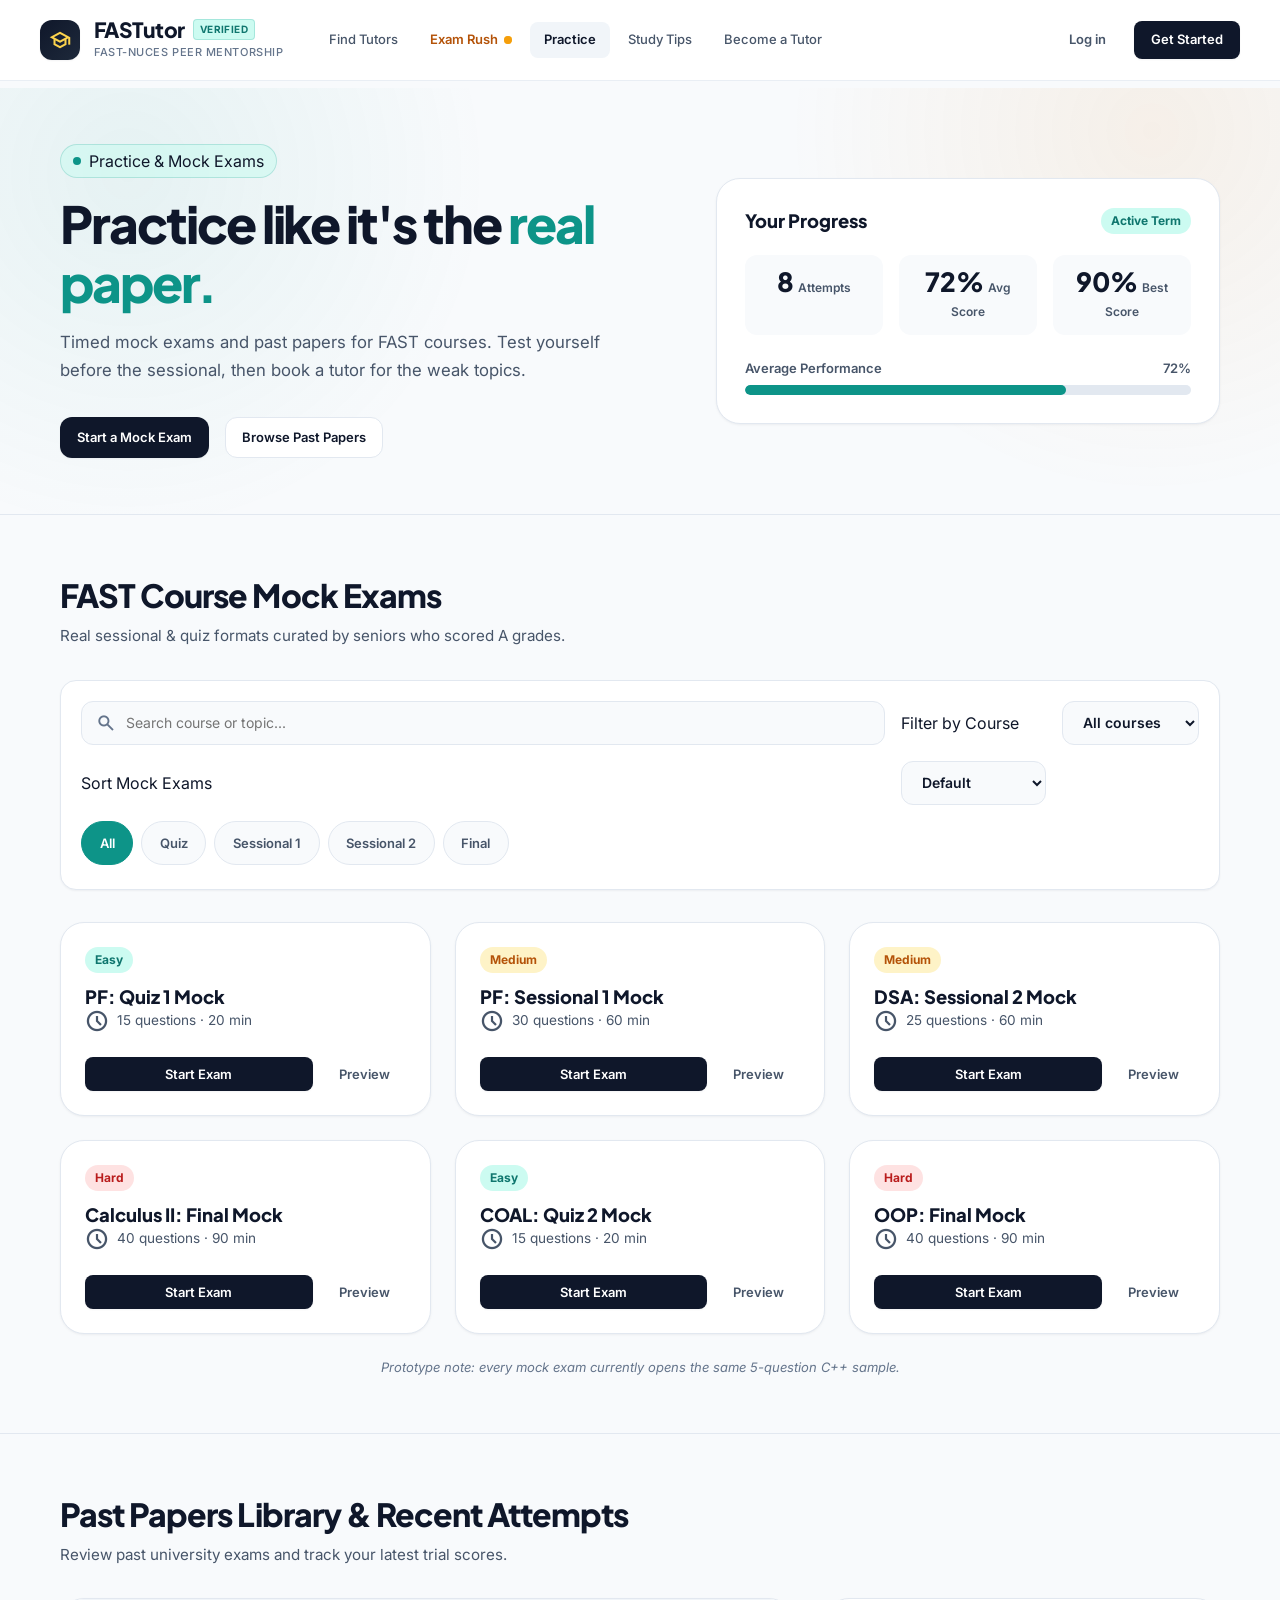
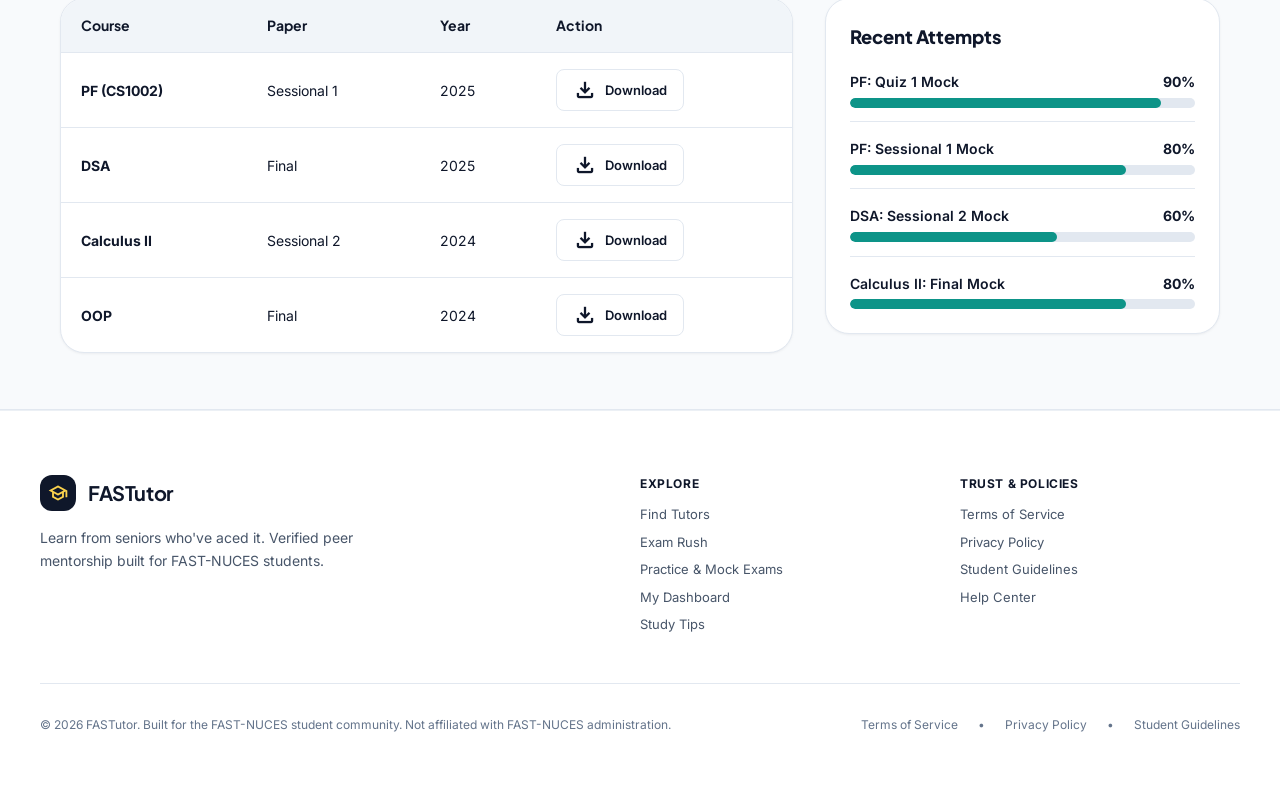
<file: pages/mock-exams.html>
<!DOCTYPE html>
<html lang="en">
<head>
  <meta charset="utf-8">
  <meta name="viewport" content="width=device-width, initial-scale=1">
  <title>Practice &amp; Mock Exams | FASTutor</title>
  <!-- Google Fonts: Inter & Plus Jakarta Sans -->
  <link rel="preconnect" href="https://fonts.googleapis.com">
  <link rel="preconnect" href="https://fonts.gstatic.com" crossorigin>
  <link href="https://fonts.googleapis.com/css2?family=Inter:wght@400;500;600;700&family=Plus+Jakarta+Sans:wght@500;600;700;800&display=swap" rel="stylesheet">
  <!-- Material Symbols Outlined -->
  <link href="https://fonts.googleapis.com/css2?family=Material+Symbols+Outlined:opsz,wght,FILL@24,500,0..1&icon_names=school,arrow_forward,search,menu,close,schedule,timer,flag,outlined_flag,check_circle,download,bolt,description,calculate,auto_stories,arrow_back,replay&display=block" rel="stylesheet">
  <!-- Shared Style and Student Tools CSS -->
  <link rel="stylesheet" href="../css/style.css">
  <link rel="stylesheet" href="../css/student-tools.css">
</head>
<body>

  <!-- ==================== SHARED HEADER ==================== -->
  <header class="site-header" id="site-header">
    <div class="container header-inner">
      <div class="header-left">
        <a class="brand-link" href="../index.html" aria-label="FASTutor home">
          <div class="brand-crest"><span class="material-symbols-outlined brand-crest-icon">school</span></div>
          <div class="brand-text">
            <div class="brand-title-row"><span class="brand-name">FASTutor</span><span class="badge-verified-pill">Verified</span></div>
            <span class="brand-subtitle">FAST-NUCES Peer Mentorship</span>
          </div>
        </a>
        <nav class="main-nav" aria-label="Primary Navigation">
          <a class="nav-link" href="../index.html#best-tutors">Find Tutors</a>
          <a class="nav-link nav-link--rush" href="./exam-rush.html">
            <span>Exam Rush</span>
            <span class="ping-indicator" aria-hidden="true"><span class="ping-ring"></span><span class="ping-dot"></span></span>
          </a>
          <a aria-current="page" class="nav-link is-active" href="./mock-exams.html">Practice</a>
          <a class="nav-link" href="./study-tips.html">Study Tips</a>
          <a class="nav-link" href="../index.html?modal=apply">Become a Tutor</a>
        </nav>
      </div>
      <div class="header-actions">
        <a class="btn-ghost-nav" href="../index.html?modal=login">Log in</a>
        <a class="btn btn-primary btn-sm" href="../index.html?modal=signup">Get Started</a>
        <button class="mobile-menu-btn" id="mobile-menu-toggle" type="button" aria-expanded="false" aria-controls="mobile-nav-drawer" aria-label="Toggle navigation menu">
          <span class="material-symbols-outlined" id="mobile-menu-icon">menu</span>
        </button>
      </div>
    </div>
    <!-- Mobile Navigation Drawer -->
    <div class="mobile-nav-drawer" id="mobile-nav-drawer" hidden>
      <div class="container mobile-nav-inner">
        <a class="mobile-nav-link" href="../index.html#best-tutors">Find Tutors</a>
        <a class="mobile-nav-link mobile-nav-link--rush" href="./exam-rush.html">
          <span>Exam Rush</span>
          <span class="ping-indicator" aria-hidden="true"><span class="ping-ring"></span><span class="ping-dot"></span></span>
        </a>
        <a aria-current="page" class="mobile-nav-link is-active" href="./mock-exams.html">Practice</a>
        <a class="mobile-nav-link" href="./study-tips.html">Study Tips</a>
        <a class="mobile-nav-link" href="../index.html?modal=apply">Become a Tutor</a>
        <div class="mobile-nav-actions">
          <a class="btn btn-secondary btn-full" href="../index.html?modal=login">Log in</a>
          <a class="btn btn-primary btn-full" href="../index.html?modal=signup">Get Started</a>
        </div>
      </div>
    </div>
  </header>

  <!-- ==================== MAIN CONTENT ==================== -->
  <main id="page-mock" class="st-main">

    <!-- 1. Hero Section & Progress Card -->
    <section class="st-hero">
      <div class="st-container">
        <div class="st-hero-grid">
          <!-- Left Column -->
          <div class="st-hero-copy">
            <div class="eyebrow-pill">
              <span class="eyebrow-dot"></span>
              <span>Practice &amp; Mock Exams</span>
            </div>
            <h1>Practice like it's the <span class="st-teal-text">real paper.</span></h1>
            <p>Timed mock exams and past papers for FAST courses. Test yourself before the sessional, then book a tutor for the weak topics.</p>
            <div class="st-hero-actions">
              <a class="btn btn-primary btn-md" href="#mock-list">Start a Mock Exam</a>
              <a class="btn btn-secondary btn-md" href="#past-papers">Browse Past Papers</a>
            </div>
          </div>
          <!-- Right Column: Progress Card -->
          <div class="st-progress-card">
            <div class="st-progress-card-head">
              <h3>Your Progress</h3>
              <span class="st-badge st-badge--confirmed">Active Term</span>
            </div>
            <div class="st-progress-stats-row">
              <div class="st-progress-stat-box">
                <span class="st-stat-num" id="stat-attempts-count">8</span>
                <span class="st-stat-label">Attempts</span>
              </div>
              <div class="st-progress-stat-box">
                <span class="st-stat-num" id="stat-avg-score">72%</span>
                <span class="st-stat-label">Avg Score</span>
              </div>
              <div class="st-progress-stat-box">
                <span class="st-stat-num" id="stat-best-score">90%</span>
                <span class="st-stat-label">Best Score</span>
              </div>
            </div>
            <div class="st-bar-wrap">
              <div class="st-bar-label">
                <span>Average Performance</span>
                <span id="stat-avg-percent">72%</span>
              </div>
              <div class="st-bar-track">
                <div class="st-bar-fill" id="stat-avg-bar" style="width: 72%;"></div>
              </div>
            </div>
          </div>
        </div>
      </div>
    </section>

    <!-- 2. Mock Exams Section -->
    <section class="st-section" id="mock-list">
      <div class="st-container">
        <div class="st-section-head">
          <h2>FAST Course Mock Exams</h2>
          <p>Real sessional &amp; quiz formats curated by seniors who scored A grades.</p>
        </div>

        <!-- Filtering & Search Panel -->
        <div class="st-filter-panel">
          <div class="st-filter-top-row">
            <div class="st-search-box">
              <span class="material-symbols-outlined" aria-hidden="true">search</span>
              <input type="search" id="mock-search" placeholder="Search course or topic..." aria-label="Search mock exams">
            </div>
            <label for="mock-course-filter" class="visually-hidden">Filter by Course</label>
            <select id="mock-course-filter" class="st-select" aria-label="Course Filter">
              <option value="all">All courses</option>
              <option value="PF (CS1002)">PF (CS1002)</option>
              <option value="DSA">DSA</option>
              <option value="Calculus II">Calculus II</option>
              <option value="COAL">COAL</option>
              <option value="OOP">OOP</option>
            </select>
            <label for="mock-sort" class="visually-hidden">Sort Mock Exams</label>
            <select id="mock-sort" class="st-select" aria-label="Sort Options">
              <option value="default">Default</option>
              <option value="shortest">Shortest first</option>
              <option value="hardest">Hardest first</option>
            </select>
          </div>
          <div class="st-chips-row" role="group" aria-label="Filter by exam type">
            <button type="button" class="st-chip is-active" data-mock-chip="all">All</button>
            <button type="button" class="st-chip" data-mock-chip="Quiz">Quiz</button>
            <button type="button" class="st-chip" data-mock-chip="Sessional 1">Sessional 1</button>
            <button type="button" class="st-chip" data-mock-chip="Sessional 2">Sessional 2</button>
            <button type="button" class="st-chip" data-mock-chip="Final">Final</button>
          </div>
        </div>

        <!-- Dynamic Mock Exams Grid -->
        <div id="mock-exam-grid" class="st-exam-grid">
          <!-- Dynamically populated by JS -->
        </div>
        <div id="mock-empty-state" class="st-empty-state" hidden>
          <span class="material-symbols-outlined" aria-hidden="true">auto_stories</span>
          <p>No mock exams match your filters.</p>
        </div>

        <p class="st-prototype-note">Prototype note: every mock exam currently opens the same 5-question C++ sample.</p>
      </div>
    </section>

    <!-- 3. Past Papers Library & Recent Attempts (Alternate Band) -->
    <section class="st-section st-section--light" id="past-papers">
      <div class="st-container">
        <div class="st-section-head">
          <h2>Past Papers Library &amp; Recent Attempts</h2>
          <p>Review past university exams and track your latest trial scores.</p>
        </div>
        <div class="st-past-layout">
          <!-- Past Papers Table Column -->
          <div>
            <div class="st-table-wrapper">
              <table class="st-table" id="past-papers-table">
                <thead>
                  <tr>
                    <th scope="col">Course</th>
                    <th scope="col">Paper</th>
                    <th scope="col">Year</th>
                    <th scope="col">Action</th>
                  </tr>
                </thead>
                <tbody>
                  <tr>
                    <td><b>PF (CS1002)</b></td>
                    <td>Sessional 1</td>
                    <td>2025</td>
                    <td><button type="button" class="btn btn-secondary btn-sm" data-download-paper="PF Sessional 1 2025"><span class="material-symbols-outlined" aria-hidden="true">download</span> Download</button></td>
                  </tr>
                  <tr>
                    <td><b>DSA</b></td>
                    <td>Final</td>
                    <td>2025</td>
                    <td><button type="button" class="btn btn-secondary btn-sm" data-download-paper="DSA Final 2025"><span class="material-symbols-outlined" aria-hidden="true">download</span> Download</button></td>
                  </tr>
                  <tr>
                    <td><b>Calculus II</b></td>
                    <td>Sessional 2</td>
                    <td>2024</td>
                    <td><button type="button" class="btn btn-secondary btn-sm" data-download-paper="Calculus II Sessional 2 2024"><span class="material-symbols-outlined" aria-hidden="true">download</span> Download</button></td>
                  </tr>
                  <tr>
                    <td><b>OOP</b></td>
                    <td>Final</td>
                    <td>2024</td>
                    <td><button type="button" class="btn btn-secondary btn-sm" data-download-paper="OOP Final 2024"><span class="material-symbols-outlined" aria-hidden="true">download</span> Download</button></td>
                  </tr>
                </tbody>
              </table>
            </div>
          </div>
          <!-- Recent Attempts Column -->
          <div class="st-recent-card">
            <h3>Recent Attempts</h3>
            <div id="recent-attempts-list" class="st-attempts-list">
              <!-- Dynamically populated by JS from localStorage -->
            </div>
            <div id="attempts-empty" class="st-empty-state" hidden>
              <p>Finish a mock exam and it appears here.</p>
            </div>
          </div>
        </div>
      </div>
    </section>

  </main>

  <!-- ==================== 4. EXAM DIALOG MODAL (5-Question Timed Sample) ==================== -->
  <div class="st-modal-backdrop" id="st-exam-modal" hidden>
    <div class="st-modal-dialog st-modal-dialog--lg" role="dialog" aria-modal="true" aria-labelledby="exam-dialog-title">
      <button class="st-modal-close" type="button" data-modal-close aria-label="Close exam">×</button>

      <!-- Quiz View Screen -->
      <div id="exam-quiz-view" class="st-quiz-wrap">
        <div class="st-quiz-head">
          <div>
            <h2 id="exam-dialog-title" class="st-exam-title">PF: Quiz 1 Mock</h2>
            <span id="exam-q-count" class="st-quiz-qcount">Question 1 of 5</span>
          </div>
          <div class="st-quiz-timer" aria-label="Time remaining">
            <span class="material-symbols-outlined" aria-hidden="true">timer</span>
            <span id="exam-timer">10:00</span>
          </div>
        </div>

        <div class="st-bar-track">
          <div class="st-bar-fill" id="exam-progress-bar" style="width: 20%;"></div>
        </div>

        <fieldset class="st-fieldset">
          <legend class="st-legend">
            <span id="exam-legend-topic" class="st-legend-topic">[Loops]</span><br>
            <span id="exam-legend-text">Output of for(int i=0;i&lt;3;i++) cout&lt;&lt;i;</span>
          </legend>
          <div id="exam-options-box" class="st-options-list">
            <!-- 4 Radio Options injected dynamically -->
          </div>
        </fieldset>

        <div class="st-quiz-nav-row">
          <div style="display: flex; gap: 0.5rem;">
            <button type="button" class="btn btn-ghost-nav btn-sm" id="exam-prev-btn"><span class="material-symbols-outlined" aria-hidden="true">arrow_back</span> Previous</button>
            <button type="button" class="btn btn-ghost-nav btn-sm" id="exam-flag-btn"><span class="material-symbols-outlined" aria-hidden="true">flag</span> Flag</button>
            <button type="button" class="btn btn-ghost-nav btn-sm" id="exam-next-btn">Next <span class="material-symbols-outlined" aria-hidden="true">arrow_forward</span></button>
          </div>
          <button type="button" class="btn btn-amber btn-md" id="exam-submit-btn">Submit Exam</button>
        </div>

        <div class="st-palette-box">
          <div class="st-palette-label">Question palette (tap to jump)</div>
          <div class="st-palette-grid" id="exam-palette-grid">
            <!-- 5 question buttons injected dynamically -->
          </div>
        </div>
      </div>

      <!-- Result View Screen (Hidden until submitted) -->
      <div id="exam-result-view" class="st-result-view" hidden>
        <div class="st-result-badge" id="exam-result-score">4/5</div>
        <h3 class="st-result-title" id="exam-result-title">Great job!</h3>
        <p class="st-result-desc" id="exam-result-desc">Strong grasp of the core concepts. You are in great shape for the exam.</p>

        <div class="st-topic-bars" id="exam-topic-breakdown">
          <!-- Injected dynamically -->
        </div>

        <div style="display: flex; gap: 1rem; flex-wrap: wrap; justify-content: center;">
          <button type="button" class="btn btn-secondary btn-md" id="exam-retake-btn"><span class="material-symbols-outlined" aria-hidden="true">replay</span> Retake</button>
          <a class="btn btn-primary btn-md" href="../index.html#best-tutors">Book a Tutor</a>
          <button type="button" class="btn btn-ghost-nav btn-md" data-modal-close>Close</button>
        </div>
      </div>

    </div>
  </div>

  <!-- ==================== TOAST CONTAINER ==================== -->
  <div id="st-toast-container" class="st-toast-container" aria-live="polite"></div>

  <!-- ==================== SHARED FOOTER ==================== -->
  <footer class="site-footer">
    <div class="container footer-inner">
      <div class="footer-grid footer-grid--3">
        <div class="footer-brand-col">
          <div class="footer-brand-row">
            <div class="footer-crest"><span class="material-symbols-outlined">school</span></div>
            <span class="footer-brand-name">FASTutor</span>
          </div>
          <p class="footer-tagline">Learn from seniors who've aced it. Verified peer mentorship built for FAST-NUCES students.</p>
        </div>
        <div class="footer-col">
          <span class="footer-col-title">Explore</span>
          <ul class="footer-links">
            <li><a class="footer-link" href="../index.html#best-tutors">Find Tutors</a></li>
            <li><a class="footer-link" href="./exam-rush.html">Exam Rush</a></li>
            <li><a class="footer-link" href="./mock-exams.html">Practice &amp; Mock Exams</a></li>
            <li><a class="footer-link" href="./dashboard.html">My Dashboard</a></li>
            <li><a class="footer-link" href="./study-tips.html">Study Tips</a></li>
          </ul>
        </div>
        <div class="footer-col">
          <span class="footer-col-title">Trust &amp; Policies</span>
          <ul class="footer-links">
            <li><a class="footer-link" href="./terms.html">Terms of Service</a></li>
            <li><a class="footer-link" href="./terms.html?tab=privacy">Privacy Policy</a></li>
            <li><a class="footer-link" href="./terms.html?tab=community">Student Guidelines</a></li>
            <li><a class="footer-link" href="./help-center.html">Help Center</a></li>
          </ul>
        </div>
      </div>
      <div class="footer-bottom">
        <span>© 2026 FASTutor. Built for the FAST-NUCES student community. Not affiliated with FAST-NUCES administration.</span>
        <div class="footer-legal-links">
          <a href="./terms.html">Terms of Service</a><span aria-hidden="true">•</span>
          <a href="./terms.html?tab=privacy">Privacy Policy</a><span aria-hidden="true">•</span>
          <a href="./terms.html?tab=community">Student Guidelines</a>
        </div>
      </div>
    </div>
  </footer>

  <script src="../js/script.js"></script>
  <script src="../js/student-tools.js"></script>
</body>
</html>
</file>
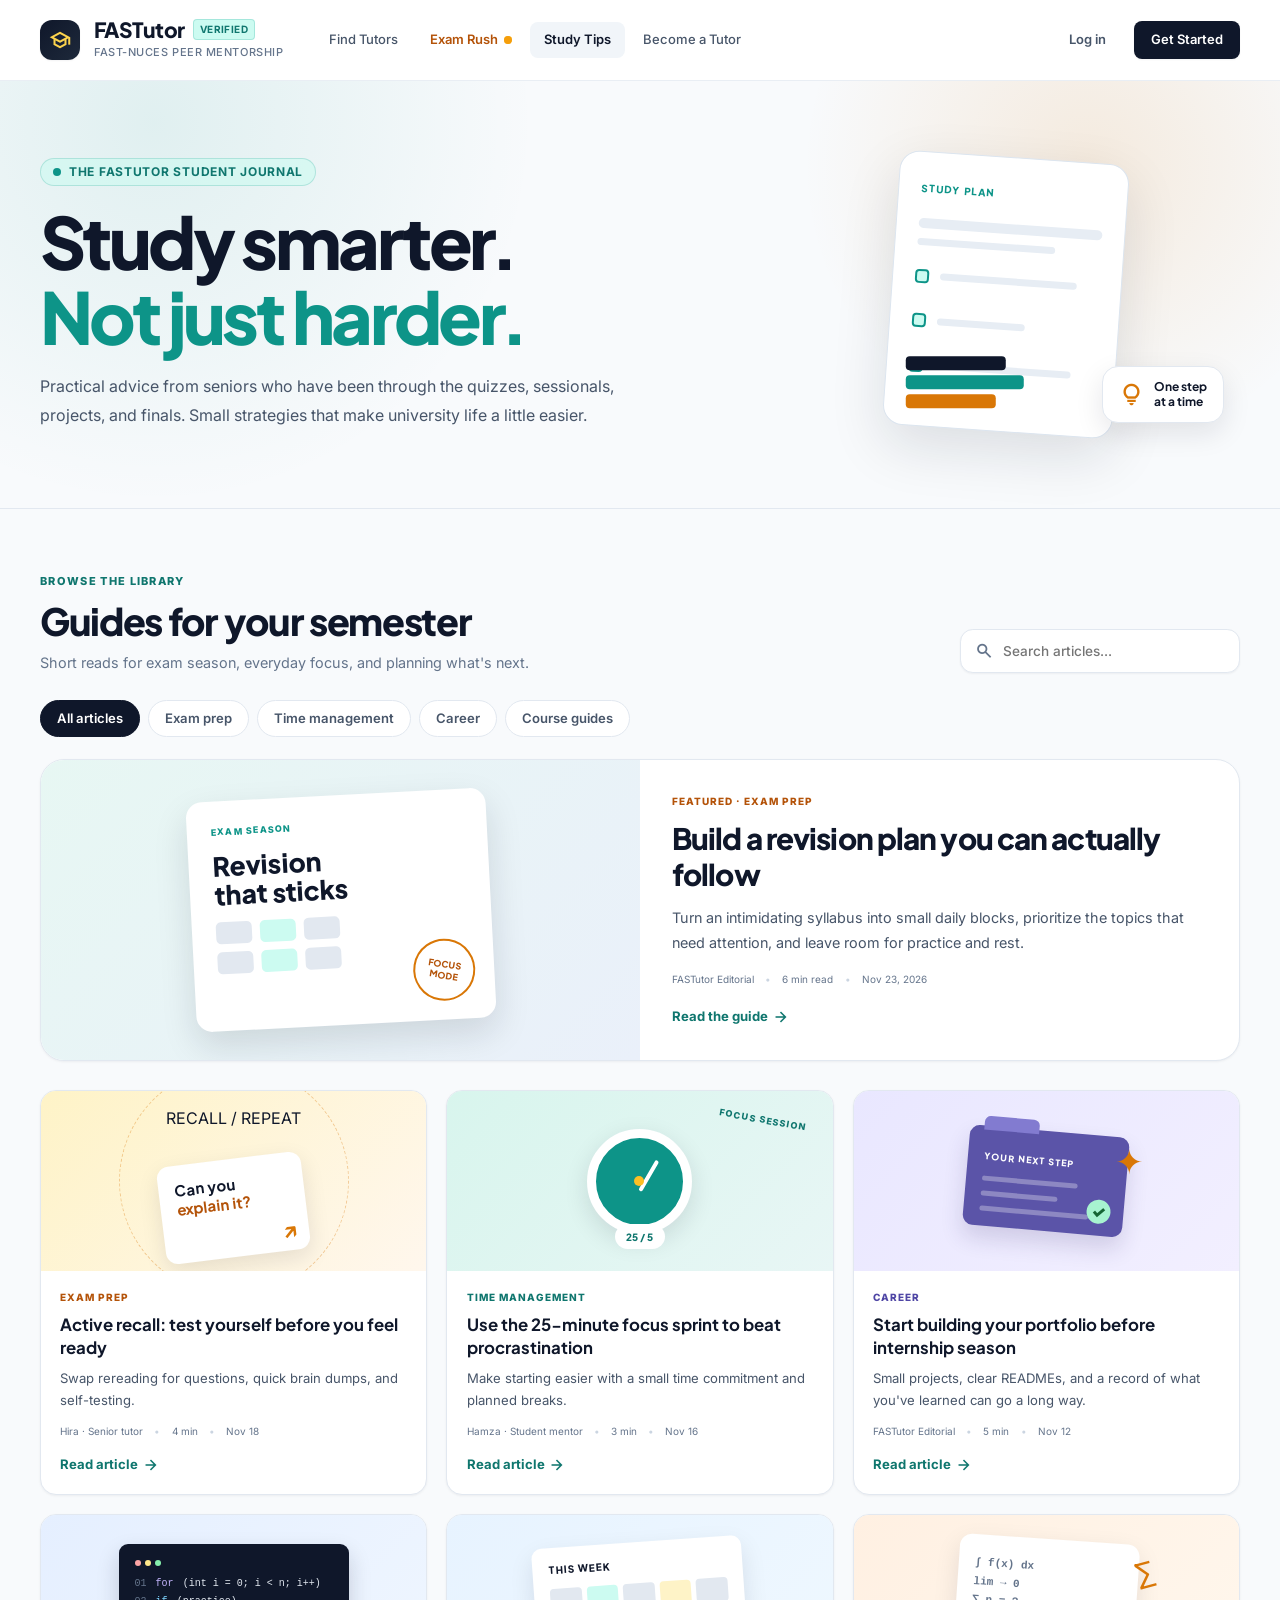
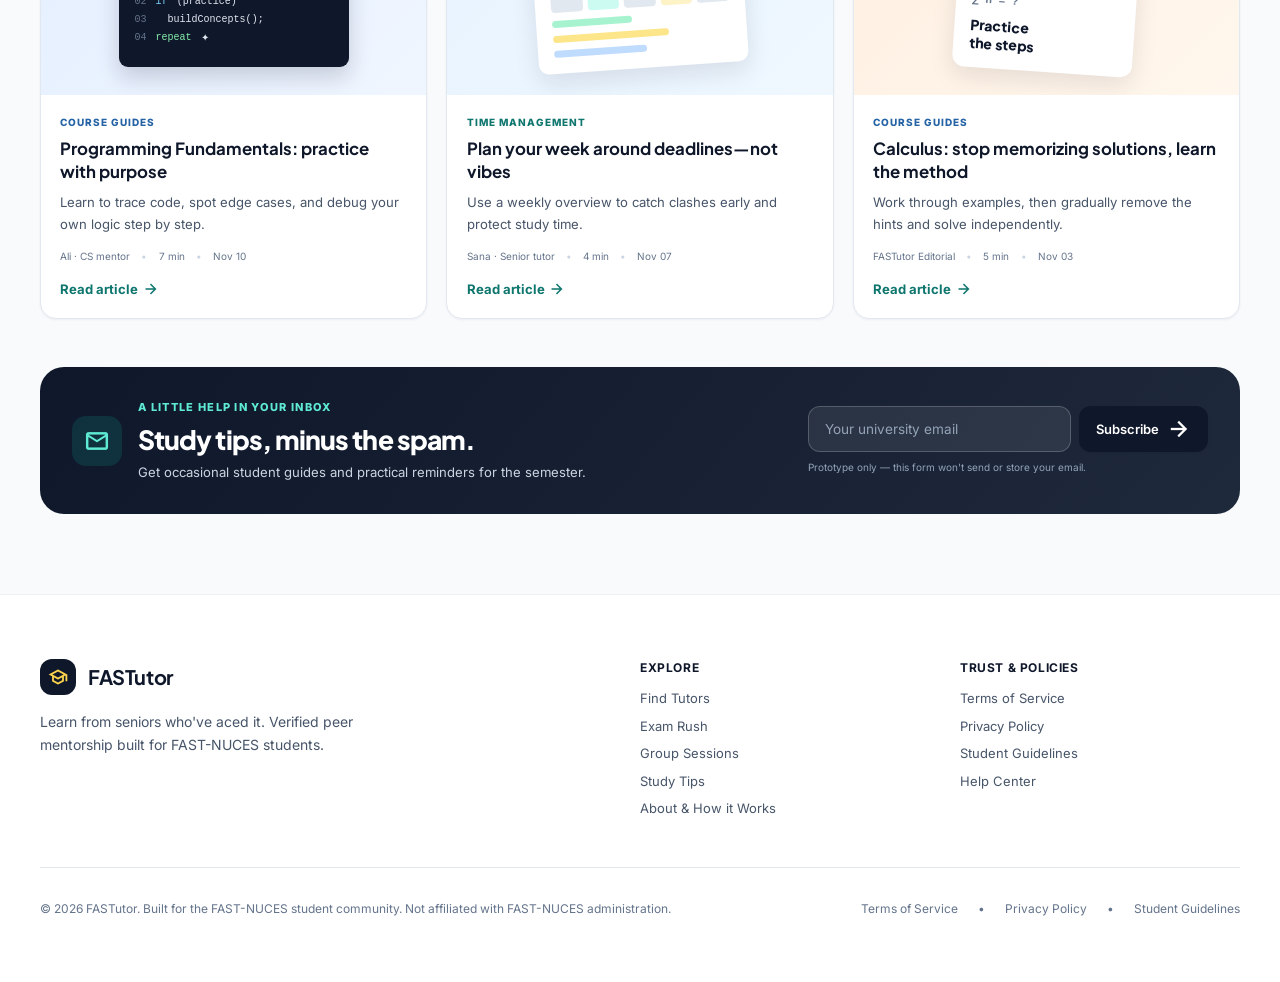
<file: pages/study-tips.html>
<!DOCTYPE html>
<html lang="en">
<head>
  <meta charset="utf-8"><meta name="viewport" content="width=device-width, initial-scale=1">
  <title>Study Tips & Guides | FASTutor</title>
  <link rel="preconnect" href="https://fonts.googleapis.com"><link rel="preconnect" href="https://fonts.gstatic.com" crossorigin>
  <link href="https://fonts.googleapis.com/css2?family=Inter:wght@400;500;600;700&family=Plus+Jakarta+Sans:wght@500;600;700;800&display=swap" rel="stylesheet">
  <link href="https://fonts.googleapis.com/css2?family=Material+Symbols+Outlined:opsz,wght,FILL@24,500,0..1&icon_names=school,arrow_forward,search,menu,close,bookmark,article,lightbulb,calendar_month,mail,check_circle&display=block" rel="stylesheet">
  <link rel="stylesheet" href="../css/style.css"><link rel="stylesheet" href="../css/study-tips.css">
</head>
<body>
<header class="site-header" id="site-header">
  <div class="container header-inner">
    <div class="header-left">
      <a class="brand-link" href="../index.html" aria-label="FASTutor home">
        <div class="brand-crest"><span class="material-symbols-outlined brand-crest-icon">school</span></div>
        <div class="brand-text">
          <div class="brand-title-row"><span class="brand-name">FASTutor</span><span class="badge-verified-pill">Verified</span></div>
          <span class="brand-subtitle">FAST-NUCES Peer Mentorship</span>
        </div>
      </a>
      <nav class="main-nav" aria-label="Primary Navigation">
        <a class="nav-link" href="../index.html#best-tutors">Find Tutors</a>
        <a class="nav-link nav-link--rush" href="../index.html#exam-rush">
          <span>Exam Rush</span>
          <span class="ping-indicator" aria-hidden="true"><span class="ping-ring"></span><span class="ping-dot"></span></span>
        </a>
        <a aria-current="page" class="nav-link is-active" href="./study-tips.html">Study Tips</a>
        <a class="nav-link" href="../index.html?modal=apply">Become a Tutor</a>
      </nav>
    </div>
    <div class="header-actions">
      <a class="btn-ghost-nav" href="../index.html?modal=login">Log in</a>
      <a class="btn btn-primary btn-sm" href="../index.html?modal=signup">Get Started</a>
      <button class="mobile-menu-btn" id="mobile-menu-toggle" type="button" aria-expanded="false" aria-controls="mobile-nav-drawer" aria-label="Toggle navigation menu">
        <span class="material-symbols-outlined" id="mobile-menu-icon">menu</span>
      </button>
    </div>
  </div>
  <div class="mobile-nav-drawer" id="mobile-nav-drawer" hidden>
    <div class="container mobile-nav-inner">
      <a class="mobile-nav-link" href="../index.html#best-tutors">Find Tutors</a>
      <a class="mobile-nav-link mobile-nav-link--rush" href="../index.html#exam-rush">
        <span>Exam Rush</span>
        <span class="ping-indicator" aria-hidden="true"><span class="ping-ring"></span><span class="ping-dot"></span></span>
      </a>
      <a class="mobile-nav-link is-active" href="./study-tips.html">Study Tips</a>
      <a class="mobile-nav-link" href="../index.html?modal=apply">Become a Tutor</a>
      <div class="mobile-nav-actions">
        <a class="btn btn-secondary btn-full" href="../index.html?modal=login">Log in</a>
        <a class="btn btn-primary btn-full" href="../index.html?modal=signup">Get Started</a>
      </div>
    </div>
  </div>
</header>
<main class="tips-main">
  <section class="tips-hero"><div class="container"><div class="tips-hero-copy"><span class="eyebrow-pill"><span class="eyebrow-dot"></span><span class="eyebrow-text">The FASTutor student journal</span></span><h1>Study smarter.<br><span>Not just harder.</span></h1><p>Practical advice from seniors who have been through the quizzes, sessionals, projects, and finals. Small strategies that make university life a little easier.</p></div><div class="tips-hero-art" aria-hidden="true"><div class="hero-art-sheet"><span class="art-small-label">STUDY PLAN</span><div class="art-line art-line-long"></div><div class="art-line"></div><div class="art-check-row"><i></i><div class="art-line"></div></div><div class="art-check-row"><i></i><div class="art-line art-line-short"></div></div><div class="art-check-row"><i></i><div class="art-line"></div></div><div class="art-book-stack"><span></span><span></span><span></span></div></div><div class="art-floating-badge"><span class="material-symbols-outlined">lightbulb</span><span>One step<br>at a time</span></div></div></div></section>
  <section class="tips-content section"><div class="container">
    <div class="tips-section-head"><div><span class="tips-overline">Browse the library</span><h2>Guides for your semester</h2><p>Short reads for exam season, everyday focus, and planning what's next.</p></div><div class="tips-search"><span class="material-symbols-outlined">search</span><input id="article-search" type="search" placeholder="Search articles..." aria-label="Search articles"></div></div>
    <div class="tips-categories" role="group" aria-label="Filter articles"><button class="tips-filter is-active" data-filter="all">All articles</button><button class="tips-filter" data-filter="exam-prep">Exam prep</button><button class="tips-filter" data-filter="time-management">Time management</button><button class="tips-filter" data-filter="career">Career</button><button class="tips-filter" data-filter="course-guides">Course guides</button></div>
    <div class="tips-featured" data-category="exam-prep" data-search="finals exam prep revision active recall"><div class="featured-visual"><div class="featured-paper"><div class="paper-label">EXAM SEASON</div><div class="paper-title">Revision<br>that sticks</div><div class="paper-mini-grid"><span></span><span></span><span></span><span></span><span></span><span></span></div><div class="paper-stamp">FOCUS<br>MODE</div></div></div><div class="featured-copy"><span class="article-category category-exam">Featured · Exam prep</span><h3>Build a revision plan you can actually follow</h3><p>Turn an intimidating syllabus into small daily blocks, prioritize the topics that need attention, and leave room for practice and rest.</p><div class="article-meta"><span>FASTutor Editorial</span><span>6 min read</span><span>Nov 23, 2026</span></div><a class="featured-link" href="#article-revision" data-open-article="revision">Read the guide <span class="material-symbols-outlined">arrow_forward</span></a></div></div>
    <div class="tips-articles-grid" id="article-grid">
      <article class="tips-article-card" data-category="exam-prep" data-search="exam prep active recall spaced repetition flashcards"><div class="article-card-art art-recall"><span class="art-topline">RECALL / REPEAT</span><div class="recall-card">Can you<br><b>explain it?</b><span>↗</span></div><div class="recall-orbit"></div></div><div class="tips-card-body"><span class="article-category category-exam">Exam prep</span><h3>Active recall: test yourself before you feel ready</h3><p>Swap rereading for questions, quick brain dumps, and self-testing.</p><div class="article-meta"><span>Hira · Senior tutor</span><span>4 min</span><span>Nov 18</span></div><a href="#article-recall" class="article-read-link" data-open-article="recall">Read article <span class="material-symbols-outlined">arrow_forward</span></a></div></article>
      <article class="tips-article-card" data-category="time-management" data-search="time management focus pomodoro planning breaks"><div class="article-card-art art-time"><div class="clock-face"><div class="clock-hand"></div><div class="clock-center"></div></div><span class="clock-caption">25 / 5</span><span class="time-orbit-label">FOCUS SESSION</span></div><div class="tips-card-body"><span class="article-category category-time">Time management</span><h3>Use the 25-minute focus sprint to beat procrastination</h3><p>Make starting easier with a small time commitment and planned breaks.</p><div class="article-meta"><span>Hamza · Student mentor</span><span>3 min</span><span>Nov 16</span></div><a href="#article-pomodoro" class="article-read-link" data-open-article="pomodoro">Read article <span class="material-symbols-outlined">arrow_forward</span></a></div></article>
      <article class="tips-article-card" data-category="career" data-search="career internship resume portfolio networking skill development"><div class="article-card-art art-career"><div class="career-folder"><span class="folder-tab"></span><span class="folder-title">YOUR NEXT STEP</span><div class="folder-lines"><i></i><i></i><i></i></div><div class="folder-check">✓</div></div><span class="career-spark">✦</span></div><div class="tips-card-body"><span class="article-category category-career">Career</span><h3>Start building your portfolio before internship season</h3><p>Small projects, clear READMEs, and a record of what you've learned can go a long way.</p><div class="article-meta"><span>FASTutor Editorial</span><span>5 min</span><span>Nov 12</span></div><a href="#article-portfolio" class="article-read-link" data-open-article="portfolio">Read article <span class="material-symbols-outlined">arrow_forward</span></a></div></article>
      <article class="tips-article-card" data-category="course-guides" data-search="course guide programming fundamentals practice debugging concepts"><div class="article-card-art art-course"><div class="code-window"><div class="window-dots"><i></i><i></i><i></i></div><div class="code-row"><b>01</b><span class="code-purple">for</span> (int i = 0; i &lt; n; i++)</div><div class="code-row"><b>02</b><span class="code-blue">if</span> (practice)</div><div class="code-row"><b>03</b>&nbsp;&nbsp;buildConcepts();</div><div class="code-row"><b>04</b><span class="code-green">repeat</span> ✦</div></div></div><div class="tips-card-body"><span class="article-category category-course">Course guides</span><h3>Programming Fundamentals: practice with purpose</h3><p>Learn to trace code, spot edge cases, and debug your own logic step by step.</p><div class="article-meta"><span>Ali · CS mentor</span><span>7 min</span><span>Nov 10</span></div><a href="#article-pf" class="article-read-link" data-open-article="pf">Read article <span class="material-symbols-outlined">arrow_forward</span></a></div></article>
      <article class="tips-article-card" data-category="time-management" data-search="time management weekly planner assignment deadline workload schedule"><div class="article-card-art art-week"><div class="week-board"><div class="week-title">THIS WEEK</div><div class="week-columns"><i></i><i></i><i></i><i></i><i></i></div><div class="week-task t1"></div><div class="week-task t2"></div><div class="week-task t3"></div></div></div><div class="tips-card-body"><span class="article-category category-time">Time management</span><h3>Plan your week around deadlines—not vibes</h3><p>Use a weekly overview to catch clashes early and protect study time.</p><div class="article-meta"><span>Sana · Senior tutor</span><span>4 min</span><span>Nov 07</span></div><a href="#article-week" class="article-read-link" data-open-article="week">Read article <span class="material-symbols-outlined">arrow_forward</span></a></div></article>
      <article class="tips-article-card" data-category="course-guides" data-search="course guide calculus math problem solving worked examples"><div class="article-card-art art-math"><div class="math-notes"><span>∫ f(x) dx</span><span>lim → 0</span><span>∑ n = ?</span><b>Practice<br>the steps</b></div><div class="math-star">∑</div></div><div class="tips-card-body"><span class="article-category category-course">Course guides</span><h3>Calculus: stop memorizing solutions, learn the method</h3><p>Work through examples, then gradually remove the hints and solve independently.</p><div class="article-meta"><span>FASTutor Editorial</span><span>5 min</span><span>Nov 03</span></div><a href="#article-calculus" class="article-read-link" data-open-article="calculus">Read article <span class="material-symbols-outlined">arrow_forward</span></a></div></article>
    </div><div class="tips-empty" id="tips-empty" hidden><strong>No articles found.</strong><p>Try another search or choose a different category.</p></div>
    <div class="tips-newsletter"><div class="newsletter-copy"><span class="newsletter-icon"><span class="material-symbols-outlined">mail</span></span><div><span class="tips-overline">A little help in your inbox</span><h2>Study tips, minus the spam.</h2><p>Get occasional student guides and practical reminders for the semester.</p></div></div><form id="newsletter-form" class="newsletter-form"><label for="newsletter-email" class="visually-hidden">Email address</label><input id="newsletter-email" type="email" placeholder="Your university email" required><button class="btn btn-primary btn-md" type="submit">Subscribe <span class="material-symbols-outlined">arrow_forward</span></button><p class="newsletter-note" id="newsletter-note">Prototype only — this form won't send or store your email.</p></form></div>
  </div></section>
</main>
<div class="article-modal" id="article-modal" hidden><div class="article-modal-backdrop" data-close-article></div><div class="article-modal-dialog" role="dialog" aria-modal="true" aria-labelledby="article-modal-title"><button class="article-modal-close" type="button" data-close-article aria-label="Close article">×</button><div class="article-modal-content" id="article-modal-content"></div></div></div>
<footer class="site-footer">
  <div class="container footer-inner">
    <div class="footer-grid footer-grid--3">
      <div class="footer-brand-col">
        <div class="footer-brand-row">
          <div class="footer-crest"><span class="material-symbols-outlined">school</span></div>
          <span class="footer-brand-name">FASTutor</span>
        </div>
        <p class="footer-tagline">Learn from seniors who've aced it. Verified peer mentorship built for FAST-NUCES students.</p>
      </div>
      <div class="footer-col">
        <span class="footer-col-title">Explore</span>
        <ul class="footer-links">
          <li><a class="footer-link" href="../index.html#best-tutors">Find Tutors</a></li>
          <li><a class="footer-link" href="../index.html#exam-rush">Exam Rush</a></li>
          <li><a class="footer-link" href="../index.html#exam-rush">Group Sessions</a></li>
          <li><a class="footer-link" href="./study-tips.html">Study Tips</a></li>
          <li><a class="footer-link" href="./about.html">About &amp; How it Works</a></li>
        </ul>
      </div>
      <div class="footer-col">
        <span class="footer-col-title">Trust &amp; Policies</span>
        <ul class="footer-links">
          <li><a class="footer-link" href="./terms.html">Terms of Service</a></li>
          <li><a class="footer-link" href="./terms.html?tab=privacy">Privacy Policy</a></li>
          <li><a class="footer-link" href="./terms.html?tab=community">Student Guidelines</a></li>
          <li><a class="footer-link" href="./help-center.html">Help Center</a></li>
        </ul>
      </div>
    </div>
    <div class="footer-bottom">
      <span>© 2026 FASTutor. Built for the FAST-NUCES student community. Not affiliated with FAST-NUCES administration.</span>
      <div class="footer-legal-links">
        <a href="./terms.html">Terms of Service</a><span aria-hidden="true">•</span>
        <a href="./terms.html?tab=privacy">Privacy Policy</a><span aria-hidden="true">•</span>
        <a href="./terms.html?tab=community">Student Guidelines</a>
      </div>
    </div>
  </div>
</footer>
<script src="../js/script.js"></script>
<script src="../js/study-tips.js"></script>
</body></html>
</file>
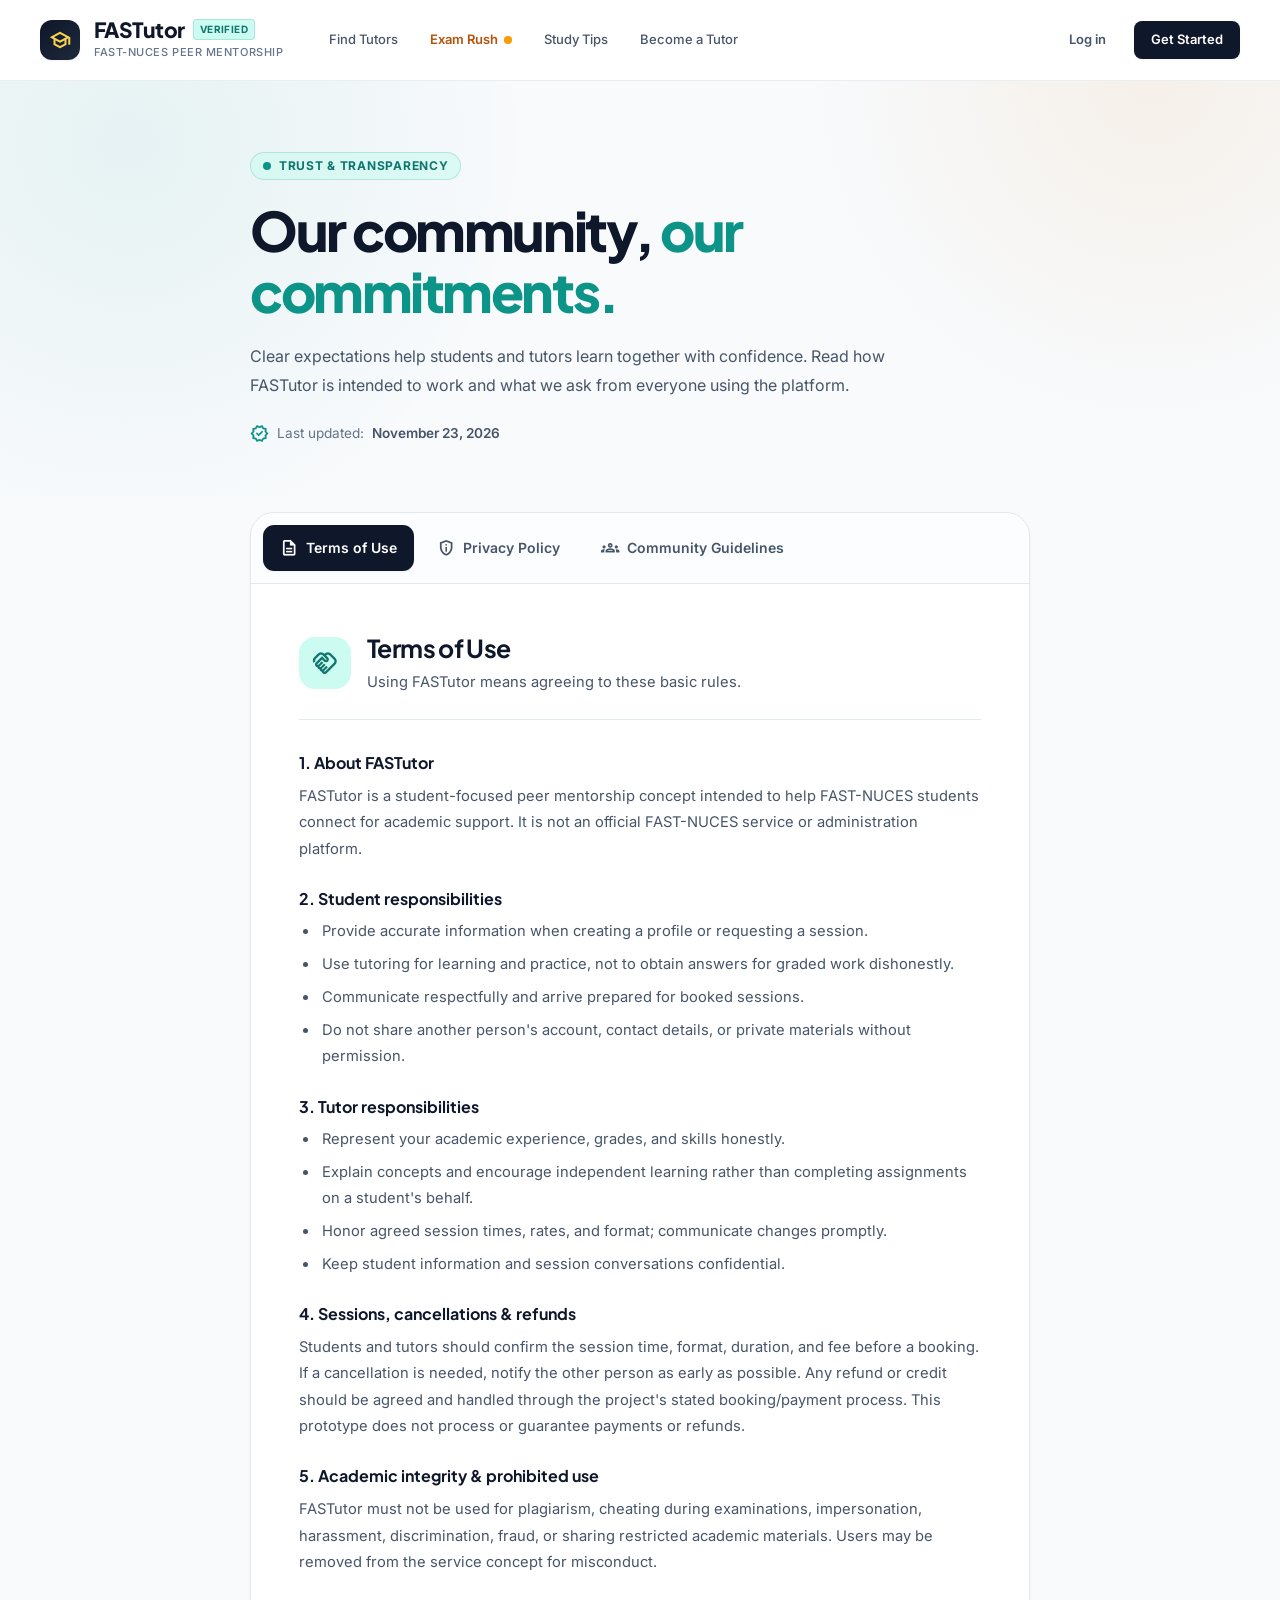
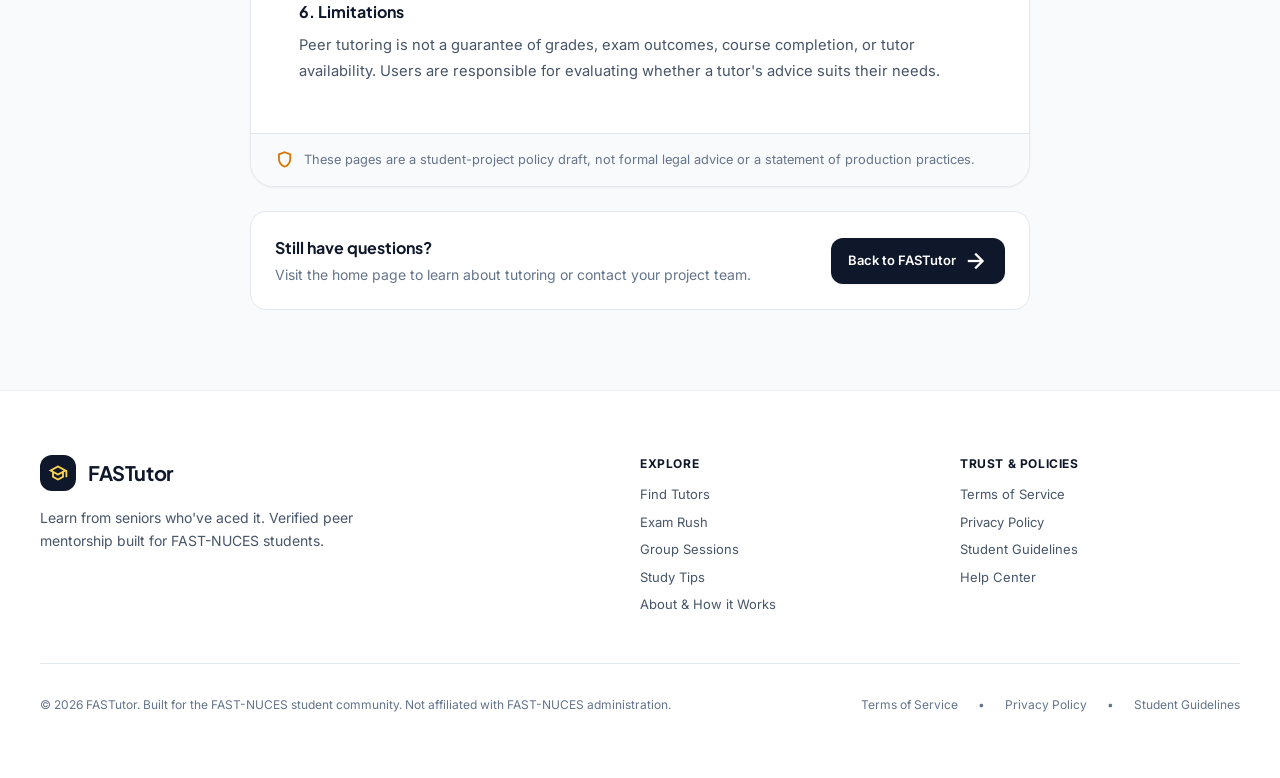
<file: pages/terms.html>
<!DOCTYPE html>
<html lang="en">
<head>
  <meta charset="utf-8">
  <meta name="viewport" content="width=device-width, initial-scale=1">
  <title>Terms & Policies | FASTutor</title>
  <link rel="preconnect" href="https://fonts.googleapis.com">
  <link rel="preconnect" href="https://fonts.gstatic.com" crossorigin>
  <link href="https://fonts.googleapis.com/css2?family=Inter:wght@400;500;600;700&family=Plus+Jakarta+Sans:wght@500;600;700;800&display=swap" rel="stylesheet">
  <link href="https://fonts.googleapis.com/css2?family=Material+Symbols+Outlined:opsz,wght,FILL@24,500,0..1&icon_names=school,verified,shield,groups,description,privacy_tip,handshake,arrow_forward,menu,close&display=block" rel="stylesheet">
  <link rel="stylesheet" href="../css/style.css">
  <link rel="stylesheet" href="../css/terms.css">
</head>
<body>
  <header class="site-header" id="site-header">
    <div class="container header-inner">
      <div class="header-left">
        <a class="brand-link" href="../index.html" aria-label="FASTutor home">
          <div class="brand-crest"><span class="material-symbols-outlined brand-crest-icon">school</span></div>
          <div class="brand-text"><div class="brand-title-row"><span class="brand-name">FASTutor</span><span class="badge-verified-pill">Verified</span></div><span class="brand-subtitle">FAST-NUCES Peer Mentorship</span></div>
        </a>
        <nav class="main-nav" aria-label="Primary Navigation">
          <a class="nav-link" href="../index.html#best-tutors">Find Tutors</a>
          <a class="nav-link nav-link--rush" href="../index.html#exam-rush">
            <span>Exam Rush</span>
            <span class="ping-indicator" aria-hidden="true"><span class="ping-ring"></span><span class="ping-dot"></span></span>
          </a>
          <a class="nav-link" href="./study-tips.html">Study Tips</a>
          <a class="nav-link" href="../index.html?modal=apply">Become a Tutor</a>
        </nav>
      </div>
      <div class="header-actions">
        <a class="btn-ghost-nav" href="../index.html?modal=login">Log in</a>
        <a class="btn btn-primary btn-sm" href="../index.html?modal=signup">Get Started</a>
        <button class="mobile-menu-btn" id="mobile-menu-toggle" type="button" aria-expanded="false" aria-controls="mobile-nav-drawer" aria-label="Toggle navigation menu">
          <span class="material-symbols-outlined" id="mobile-menu-icon">menu</span>
        </button>
      </div>
    </div>
    <div class="mobile-nav-drawer" id="mobile-nav-drawer" hidden>
      <div class="container mobile-nav-inner">
        <a class="mobile-nav-link" href="../index.html#best-tutors">Find Tutors</a>
        <a class="mobile-nav-link mobile-nav-link--rush" href="../index.html#exam-rush">
          <span>Exam Rush</span>
          <span class="ping-indicator" aria-hidden="true"><span class="ping-ring"></span><span class="ping-dot"></span></span>
        </a>
        <a class="mobile-nav-link" href="./study-tips.html">Study Tips</a>
        <a class="mobile-nav-link" href="../index.html?modal=apply">Become a Tutor</a>
        <div class="mobile-nav-actions">
          <a class="btn btn-secondary btn-full" href="../index.html?modal=login">Log in</a>
          <a class="btn btn-primary btn-full" href="../index.html?modal=signup">Get Started</a>
        </div>
      </div>
    </div>
  </header>

  <main class="terms-main">
    <section class="terms-hero">
      <div class="container container--narrow">
        <span class="eyebrow-pill"><span class="eyebrow-dot"></span><span class="eyebrow-text">Trust &amp; transparency</span></span>
        <h1 class="terms-title">Our community, <span>our commitments.</span></h1>
        <p class="terms-intro">Clear expectations help students and tutors learn together with confidence. Read how FASTutor is intended to work and what we ask from everyone using the platform.</p>
        <div class="terms-updated"><span class="material-symbols-outlined icon-secondary">verified</span> Last updated: <strong>November 23, 2026</strong></div>
      </div>
    </section>
    <section class="terms-content-section">
      <div class="container container--narrow">
        <div class="terms-panel">
          <div class="terms-tabs" role="tablist" aria-label="Legal information tabs">
            <button class="terms-tab is-active" id="tab-terms" role="tab" aria-selected="true" aria-controls="panel-terms" data-tab="terms"><span class="material-symbols-outlined">description</span>Terms of Use</button>
            <button class="terms-tab" id="tab-privacy" role="tab" aria-selected="false" aria-controls="panel-privacy" data-tab="privacy"><span class="material-symbols-outlined">privacy_tip</span>Privacy Policy</button>
            <button class="terms-tab" id="tab-community" role="tab" aria-selected="false" aria-controls="panel-community" data-tab="community"><span class="material-symbols-outlined">groups</span>Community Guidelines</button>
          </div>
          <div class="terms-panel-body">
            <article class="terms-tab-content is-active" id="panel-terms" role="tabpanel" aria-labelledby="tab-terms" data-panel="terms">
              <div class="terms-section-heading"><span class="terms-icon-box"><span class="material-symbols-outlined">handshake</span></span><div><h2>Terms of Use</h2><p>Using FASTutor means agreeing to these basic rules.</p></div></div>
              <h3>1. About FASTutor</h3><p>FASTutor is a student-focused peer mentorship concept intended to help FAST-NUCES students connect for academic support. It is not an official FAST-NUCES service or administration platform.</p>
              <h3>2. Student responsibilities</h3><ul><li>Provide accurate information when creating a profile or requesting a session.</li><li>Use tutoring for learning and practice, not to obtain answers for graded work dishonestly.</li><li>Communicate respectfully and arrive prepared for booked sessions.</li><li>Do not share another person's account, contact details, or private materials without permission.</li></ul>
              <h3>3. Tutor responsibilities</h3><ul><li>Represent your academic experience, grades, and skills honestly.</li><li>Explain concepts and encourage independent learning rather than completing assignments on a student's behalf.</li><li>Honor agreed session times, rates, and format; communicate changes promptly.</li><li>Keep student information and session conversations confidential.</li></ul>
              <h3>4. Sessions, cancellations &amp; refunds</h3><p>Students and tutors should confirm the session time, format, duration, and fee before a booking. If a cancellation is needed, notify the other person as early as possible. Any refund or credit should be agreed and handled through the project's stated booking/payment process. This prototype does not process or guarantee payments or refunds.</p>
              <h3>5. Academic integrity &amp; prohibited use</h3><p>FASTutor must not be used for plagiarism, cheating during examinations, impersonation, harassment, discrimination, fraud, or sharing restricted academic materials. Users may be removed from the service concept for misconduct.</p>
              <h3>6. Limitations</h3><p>Peer tutoring is not a guarantee of grades, exam outcomes, course completion, or tutor availability. Users are responsible for evaluating whether a tutor's advice suits their needs.</p>
            </article>
            <article class="terms-tab-content" id="panel-privacy" role="tabpanel" aria-labelledby="tab-privacy" data-panel="privacy" hidden>
              <div class="terms-section-heading"><span class="terms-icon-box"><span class="material-symbols-outlined">privacy_tip</span></span><div><h2>Privacy Policy</h2><p>Respecting the information students choose to share.</p></div></div>
              <h3>1. Information we may collect</h3><p>A real FASTutor service could collect account details (such as name and university email), campus and course preferences, tutoring requests, session details, feedback, and messages submitted through the platform.</p>
              <h3>2. How information may be used</h3><ul><li>To create and manage student or tutor profiles.</li><li>To connect students with relevant tutors and coordinate sessions.</li><li>To support safety, resolve disputes, and improve the service.</li><li>To communicate important booking or service updates.</li></ul>
              <h3>3. Sharing &amp; visibility</h3><p>Profile details needed to arrange tutoring may be visible to other users involved in a session. Personal information should not be sold. It may only be shared with service providers needed to operate a real service or where legally required, with appropriate safeguards.</p>
              <h3>4. Data security &amp; retention</h3><p>A live service should use reasonable security controls, limit access to personal data, and retain information only for as long as necessary for its purpose. No online service can promise absolute security.</p>
              <h3>5. Your choices</h3><p>Users should be able to request access to, correction of, or deletion of their personal information and withdraw from the service. Contact the project team through the channels provided by the live platform for privacy requests.</p>
              <h3>6. Prototype notice</h3><p>This student project page is informational. It does not describe a verified production data system, and this prototype itself does not submit information to a backend from this page.</p>
            </article>
            <article class="terms-tab-content" id="panel-community" role="tabpanel" aria-labelledby="tab-community" data-panel="community" hidden>
              <div class="terms-section-heading"><span class="terms-icon-box"><span class="material-symbols-outlined">groups</span></span><div><h2>Community Guidelines</h2><p>Keep the peer-learning space helpful, safe, and welcoming.</p></div></div>
              <h3>Be respectful</h3><p>Speak to classmates and tutors with courtesy. Personal attacks, bullying, discriminatory remarks, intimidation, and unwanted conduct are not acceptable.</p>
              <h3>Keep sessions academic</h3><p>Ask questions, work through examples, share legitimate resources, and help others understand. Do not use tutoring to cheat, plagiarize, or bypass course rules.</p>
              <h3>Honor commitments</h3><p>Be punctual, let others know if plans change, and agree on session expectations in advance. Do not pressure someone into extra sessions, payments, or sharing private details.</p>
              <h3>Protect privacy</h3><p>Do not post screenshots of chats, student IDs, grades, phone numbers, or personal information without consent. Report suspicious or inappropriate behavior to the project team.</p>
              <h3>Consequences</h3><p>Repeated or serious violations may result in warnings, restrictions, removal of content, or suspension from the service concept, depending on the situation.</p>
            </article>
          </div>
          <div class="terms-panel-bottom"><span class="material-symbols-outlined">shield</span><p>These pages are a student-project policy draft, not formal legal advice or a statement of production practices.</p></div>
        </div>
        <div class="terms-help-card"><div><strong>Still have questions?</strong><p>Visit the home page to learn about tutoring or contact your project team.</p></div><a class="btn btn-primary btn-md" href="../index.html">Back to FASTutor <span class="material-symbols-outlined">arrow_forward</span></a></div>
      </div>
    </section>
  </main>
  <footer class="site-footer">
    <div class="container footer-inner">
      <div class="footer-grid footer-grid--3">
        <div class="footer-brand-col">
          <div class="footer-brand-row">
            <div class="footer-crest"><span class="material-symbols-outlined">school</span></div>
            <span class="footer-brand-name">FASTutor</span>
          </div>
          <p class="footer-tagline">Learn from seniors who've aced it. Verified peer mentorship built for FAST-NUCES students.</p>
        </div>
        <div class="footer-col">
          <span class="footer-col-title">Explore</span>
          <ul class="footer-links">
            <li><a class="footer-link" href="../index.html#best-tutors">Find Tutors</a></li>
            <li><a class="footer-link" href="../index.html#exam-rush">Exam Rush</a></li>
            <li><a class="footer-link" href="../index.html#exam-rush">Group Sessions</a></li>
            <li><a class="footer-link" href="./study-tips.html">Study Tips</a></li>
            <li><a class="footer-link" href="./about.html">About &amp; How it Works</a></li>
          </ul>
        </div>
        <div class="footer-col">
          <span class="footer-col-title">Trust &amp; Policies</span>
          <ul class="footer-links">
            <li><a class="footer-link" href="./terms.html">Terms of Service</a></li>
            <li><a class="footer-link" href="./terms.html?tab=privacy">Privacy Policy</a></li>
            <li><a class="footer-link" href="./terms.html?tab=community">Student Guidelines</a></li>
            <li><a class="footer-link" href="./help-center.html">Help Center</a></li>
          </ul>
        </div>
      </div>
      <div class="footer-bottom">
        <span>© 2026 FASTutor. Built for the FAST-NUCES student community. Not affiliated with FAST-NUCES administration.</span>
        <div class="footer-legal-links">
          <a href="./terms.html">Terms of Service</a><span aria-hidden="true">•</span>
          <a href="./terms.html?tab=privacy">Privacy Policy</a><span aria-hidden="true">•</span>
          <a href="./terms.html?tab=community">Student Guidelines</a>
        </div>
      </div>
    </div>
  </footer>
  <script src="../js/script.js"></script>
  <script src="../js/terms.js"></script>
</body>
</html>
</file>
<file: css/style.css>
/* ==========================================================================
   FASTutor — Academic Executive Design System (Standard CSS)
   ========================================================================== */

:root {
  /* Oxford Navy & Academic Slate System */
  --color-primary: #0f172a;
  --color-primary-container: #1e293b;
  --color-primary-light: #334155;
  --color-primary-subtle: #f1f5f9;
  --color-navy-deep: #0a192f;

  /* Academic Emerald / Deep Jade Trust Accent */
  --color-secondary: #0d9488;
  --color-secondary-container: #ccfbf1;
  --color-secondary-dark: #0f766e;
  --color-secondary-hover: #115e59;
  --color-emerald-50: #ecfdf5;
  --color-emerald-200: #a7f3d0;

  /* Refined Honey Gold / Amber Highlights */
  --color-tertiary: #d97706;
  --color-tertiary-container: #fef3c7;
  --color-tertiary-dark: #b45309;
  --color-tertiary-hover: #92400e;
  --color-amber-50: #fffbeb;
  --color-amber-100: #fef3c7;
  --color-amber-200: #fde68a;
  --color-amber-300: #fcd34d;
  --color-amber-400: #fbbf24;
  --color-amber-500: #f59e0b;
  --color-amber-600: #d97706;
  --color-amber-700: #b45309;
  --color-amber-900: #78350f;

  /* Backgrounds & Neutral Slate Surfaces */
  --color-surface: #f8fafc;
  --color-surface-dim: #eef2f6;
  --color-surface-bright: #ffffff;
  --color-surface-container-lowest: #ffffff;
  --color-surface-container-low: #f8fafc;
  --color-surface-container: #f1f5f9;
  --color-surface-container-high: #e2e8f0;
  --color-surface-container-highest: #cbd5e1;

  /* Text & Outlines */
  --color-on-surface: #0f172a;
  --color-on-surface-variant: #475569;
  --color-outline: #64748b;
  --color-outline-variant: #e2e8f0;
  --color-slate-300: #cbd5e1;
  --color-error: #ba1a1a;

  /* Typography */
  --font-display: "Plus Jakarta Sans", -apple-system, BlinkMacSystemFont, sans-serif;
  --font-body: "Inter", -apple-system, BlinkMacSystemFont, sans-serif;
  --font-mono: ui-monospace, SFMono-Regular, Menlo, Monaco, Consolas, monospace;

  /* Radii */
  --radius-sm: 0.5rem;
  --radius-md: 0.75rem;
  --radius-lg: 1rem;
  --radius-xl: 1.5rem;
  --radius-full: 9999px;

  /* Elevation & Shadows */
  --shadow-sm: 0 1px 2px rgba(15, 23, 42, 0.05);
  --shadow-card-subtle: 0 1px 3px rgba(15, 23, 42, 0.04), 0 1px 2px rgba(15, 23, 42, 0.02);
  --shadow-card-hover: 0 10px 25px -5px rgba(15, 23, 42, 0.07), 0 8px 10px -6px rgba(15, 23, 42, 0.04);
  --shadow-elevated: 0 20px 35px -10px rgba(15, 23, 42, 0.12);
  --shadow-banner: 0 20px 25px -5px rgba(15, 23, 42, 0.12), 0 8px 10px -6px rgba(15, 23, 42, 0.08);
}

/* ==========================================================================
   Base Reset & Global Rules
   ========================================================================== */

*,
*::before,
*::after {
  box-sizing: border-box;
}

html {
  scroll-behavior: smooth;
  scroll-padding-top: 88px;
}

html,
body {
  margin: 0;
  padding: 0;
}

body {
  background-color: var(--color-surface);
  color: var(--color-on-surface);
  font-family: var(--font-body);
  line-height: 1.5;
  overflow-x: clip;
  overscroll-behavior: none;
  -webkit-font-smoothing: antialiased;
  -moz-osx-font-smoothing: grayscale;
}

body::selection {
  background-color: rgba(13, 148, 136, 0.2);
  color: var(--color-secondary-dark);
}

::-webkit-scrollbar {
  display: none;
}

img {
  display: block;
  max-width: 100%;
}

a {
  color: inherit;
  text-decoration: none;
}

button,
input,
select {
  font-family: inherit;
}

button {
  cursor: pointer;
}

h1,
h2,
h3,
h4,
p,
blockquote,
ul {
  margin: 0;
}

ul {
  padding: 0;
  list-style: none;
}

[hidden] {
  display: none !important;
}

.material-symbols-outlined {
  font-variation-settings: "FILL" 0, "wght" 500, "GRAD" 0, "opsz" 24;
  line-height: 1;
  user-select: none;
}

.star-icon {
  font-variation-settings: "FILL" 1, "wght" 600, "GRAD" 0, "opsz" 20;
  color: var(--color-amber-500);
  font-size: 18px;
}

.star-icon--sm {
  font-size: 14px;
}

.icon-secondary {
  color: var(--color-secondary);
  font-size: 19px;
}

.icon-tertiary {
  color: var(--color-tertiary);
  font-size: 19px;
}

.max-w-lg {
  max-width: 32rem;
}

.max-w-xl {
  max-width: 36rem;
}

/* ==========================================================================
   Layout Container & Sections
   ========================================================================== */

.container {
  width: 100%;
  max-width: 1360px;
  margin-left: auto;
  margin-right: auto;
  padding-left: 1rem;
  padding-right: 1rem;
}

.container--narrow {
  max-width: 860px;
}

@media (min-width: 480px) {
  .container {
    padding-left: 1.5rem;
    padding-right: 1.5rem;
  }
}

@media (min-width: 768px) {
  .container {
    padding-left: 2.5rem;
    padding-right: 2.5rem;
  }
}

.site-main {
  width: 100%;
  padding-top: 4.25rem;
  min-height: 100vh;
}

@media (min-width: 768px) {
  .site-main {
    padding-top: 5rem;
  }
}

.section {
  width: 100%;
  padding-top: 3rem;
  padding-bottom: 3rem;
}

@media (min-width: 640px) {
  .section {
    padding-top: 4.25rem;
    padding-bottom: 4.25rem;
  }
}

@media (min-width: 1024px) {
  .section {
    padding-top: 5.5rem;
    padding-bottom: 5.5rem;
  }
}

.section--surface {
  background-color: var(--color-surface);
}

.section--white {
  background-color: var(--color-surface-bright);
}

.section--bordered {
  border-top: 1px solid rgba(226, 232, 240, 0.6);
  border-bottom: 1px solid rgba(226, 232, 240, 0.6);
}

.section--border-top {
  border-top: 1px solid rgba(226, 232, 240, 0.6);
}

/* ==========================================================================
   Buttons & Shared Controls
   ========================================================================== */

.btn {
  display: inline-flex;
  align-items: center;
  justify-content: center;
  gap: 0.5rem;
  border: 1px solid transparent;
  font-weight: 600;
  transition: background-color 0.2s ease, color 0.2s ease, border-color 0.2s ease,
    box-shadow 0.2s ease, transform 0.15s ease;
}

.btn:active {
  transform: scale(0.98);
}

.btn-xs {
  padding: 0.5rem 0.875rem;
  border-radius: var(--radius-sm);
  font-size: 12px;
}

.btn-sm {
  padding: 0.5rem 1rem;
  border-radius: var(--radius-sm);
  font-size: 13px;
}

.btn-md {
  padding: 0.625rem 1rem;
  border-radius: var(--radius-md);
  font-size: 13px;
}

.btn-lg {
  padding: 0.875rem 1.5rem;
  border-radius: var(--radius-md);
  font-size: 14px;
}

.btn-full {
  width: 100%;
}

.btn-primary {
  background-color: var(--color-primary);
  color: #ffffff;
  box-shadow: var(--shadow-sm);
}

.btn-primary:hover {
  background-color: var(--color-primary-container);
  box-shadow: 0 4px 12px rgba(15, 23, 42, 0.14);
}

.btn-secondary {
  background-color: #ffffff;
  color: var(--color-primary);
  border-color: var(--color-surface-container-high);
}

.btn-secondary:hover {
  background-color: var(--color-surface-container);
  border-color: var(--color-surface-container-highest);
}

.btn-amber {
  background-color: var(--color-amber-500);
  color: var(--color-primary);
  font-weight: 700;
  box-shadow: 0 10px 18px -4px rgba(15, 23, 42, 0.25);
}

.btn-amber:hover {
  background-color: var(--color-amber-400);
}

.btn-glass {
  background-color: rgba(255, 255, 255, 0.1);
  color: #ffffff;
  border-color: rgba(255, 255, 255, 0.18);
  backdrop-filter: blur(8px);
}

.btn-glass:hover {
  background-color: rgba(255, 255, 255, 0.2);
}

/* ==========================================================================
   Header & Navigation
   ========================================================================== */

.site-header {
  position: fixed;
  top: 0;
  left: 0;
  width: 100%;
  z-index: 50;
  background-color: rgba(255, 255, 255, 0.92);
  backdrop-filter: blur(12px);
  -webkit-backdrop-filter: blur(12px);
  border-bottom: 1px solid rgba(226, 232, 240, 0.75);
  transition: box-shadow 0.2s ease, background-color 0.2s ease;
}

.site-header.is-scrolled {
  background-color: rgba(255, 255, 255, 0.97);
  box-shadow: var(--shadow-card-subtle);
}

.header-inner {
  height: 4.25rem;
  display: flex;
  align-items: center;
  justify-content: space-between;
  gap: 0.75rem;
}

@media (min-width: 768px) {
  .header-inner {
    height: 5rem;
    gap: 1rem;
  }
}

.header-left {
  display: flex;
  align-items: center;
  gap: 1.5rem;
  min-width: 0;
}

@media (min-width: 1200px) {
  .header-left {
    gap: 2rem;
  }
}

.brand-link {
  display: flex;
  align-items: center;
  gap: 0.875rem;
}

.brand-crest {
  width: 2.5rem;
  height: 2.5rem;
  border-radius: var(--radius-md);
  background: linear-gradient(135deg, var(--color-primary), var(--color-primary-container));
  display: flex;
  align-items: center;
  justify-content: center;
  color: #ffffff;
  box-shadow: var(--shadow-sm);
  transition: transform 0.2s ease;
}

.brand-link:hover .brand-crest {
  transform: scale(1.05);
}

.brand-crest-icon {
  font-size: 22px;
  color: var(--color-amber-300);
}

.brand-text {
  display: flex;
  flex-direction: column;
}

.brand-title-row {
  display: flex;
  align-items: center;
  gap: 0.5rem;
}

.brand-name {
  font-family: var(--font-display);
  font-weight: 800;
  font-size: 21px;
  color: var(--color-primary);
  letter-spacing: -0.025em;
  line-height: 1;
}

.badge-verified-pill {
  display: none;
  align-items: center;
  padding: 0.125rem 0.375rem;
  border-radius: 0.25rem;
  font-size: 10px;
  font-weight: 700;
  letter-spacing: 0.04em;
  text-transform: uppercase;
  background-color: var(--color-secondary-container);
  color: var(--color-secondary-dark);
  border: 1px solid rgba(13, 148, 136, 0.2);
}

@media (min-width: 640px) {
  .badge-verified-pill {
    display: inline-flex;
  }
}

.brand-subtitle {
  display: none;
  font-size: 11px;
  font-weight: 500;
  color: var(--color-outline);
  letter-spacing: 0.05em;
  text-transform: uppercase;
  margin-top: 0.25rem;
}

@media (min-width: 480px) {
  .brand-subtitle {
    display: block;
  }
}

.main-nav {
  display: none;
  align-items: center;
  gap: 0.25rem;
}

@media (min-width: 1024px) {
  .main-nav {
    display: flex;
  }
}

.nav-link {
  padding: 0.5rem 0.75rem;
  font-size: 13px;
  font-weight: 500;
  color: var(--color-on-surface-variant);
  border-radius: var(--radius-sm);
  white-space: nowrap;
  transition: background-color 0.2s ease, color 0.2s ease;
}

@media (min-width: 1200px) {
  .nav-link {
    padding: 0.5rem 0.875rem;
  }
}

.nav-link--btn {
  background: transparent;
  border: none;
}

.nav-link:hover {
  color: var(--color-primary);
  background-color: rgba(241, 245, 249, 0.75);
}

.nav-link.is-active {
  font-weight: 600;
  color: var(--color-primary);
  background-color: var(--color-surface-container);
}

.nav-link--rush {
  display: inline-flex;
  align-items: center;
  gap: 0.375rem;
  font-weight: 600;
  color: var(--color-tertiary-dark);
}

.nav-link--rush:hover {
  color: var(--color-tertiary-hover);
  background-color: rgba(254, 243, 199, 0.55);
}

.ping-indicator {
  position: relative;
  display: inline-flex;
  width: 0.5rem;
  height: 0.5rem;
}

.ping-indicator--lg {
  width: 0.625rem;
  height: 0.625rem;
}

.ping-ring {
  position: absolute;
  inset: 0;
  border-radius: var(--radius-full);
  background-color: var(--color-amber-400);
  opacity: 0.75;
  animation: ping 1.4s cubic-bezier(0, 0, 0.2, 1) infinite;
}

.ping-dot {
  position: relative;
  display: inline-flex;
  width: 100%;
  height: 100%;
  border-radius: var(--radius-full);
  background-color: var(--color-amber-500);
}

@keyframes ping {
  75%,
  100% {
    transform: scale(2);
    opacity: 0;
  }
}

.header-actions {
  display: flex;
  align-items: center;
  gap: 0.5rem;
  flex-shrink: 0;
}

@media (min-width: 640px) {
  .header-actions {
    gap: 0.75rem;
  }
}

@media (max-width: 399px) {
  .header-actions .btn-sm {
    padding: 0.45rem 0.75rem;
    font-size: 12px;
  }
}

.btn-ghost-nav {
  display: none;
  align-items: center;
  justify-content: center;
  padding: 0.5rem 1rem;
  font-size: 13px;
  font-weight: 600;
  color: var(--color-on-surface-variant);
  background: transparent;
  border: none;
  border-radius: var(--radius-sm);
  transition: background-color 0.2s ease, color 0.2s ease;
}

.btn-ghost-nav:hover {
  color: var(--color-primary);
  background-color: var(--color-surface-container);
}

@media (min-width: 640px) {
  .btn-ghost-nav {
    display: inline-flex;
  }
}

.header-divider {
  display: none;
  width: 1px;
  height: 2rem;
  background-color: var(--color-surface-container-high);
  margin: 0 0.25rem;
}

@media (min-width: 640px) {
  .header-divider {
    display: block;
  }
}

.account-trigger {
  width: 2rem;
  height: 2rem;
  border-radius: var(--radius-full);
  background-color: var(--color-surface-container);
  border: 1px solid rgba(226, 232, 240, 0.8);
  color: var(--color-primary);
  display: flex;
  align-items: center;
  justify-content: center;
  transition: background-color 0.2s ease;
}

.account-trigger:hover {
  background-color: var(--color-surface-container-high);
}

.account-trigger .material-symbols-outlined {
  font-size: 18px;
}

.mobile-menu-btn {
  display: inline-flex;
  align-items: center;
  justify-content: center;
  width: 2.25rem;
  height: 2.25rem;
  border-radius: var(--radius-sm);
  background-color: var(--color-surface-container);
  border: 1px solid var(--color-surface-container-high);
  color: var(--color-primary);
}

@media (min-width: 1024px) {
  .mobile-menu-btn {
    display: none;
  }
}

.mobile-nav-drawer {
  background-color: #ffffff;
  border-top: 1px solid var(--color-surface-container-high);
  box-shadow: var(--shadow-card-hover);
}

.mobile-nav-inner {
  padding-top: 1rem;
  padding-bottom: 1.25rem;
  display: flex;
  flex-direction: column;
  gap: 0.375rem;
}

.mobile-nav-link {
  padding: 0.625rem 0.875rem;
  border-radius: var(--radius-sm);
  font-size: 14px;
  font-weight: 500;
  color: var(--color-on-surface-variant);
  display: flex;
  align-items: center;
  justify-content: space-between;
}

.mobile-nav-link--btn {
  background: transparent;
  border: none;
  text-align: left;
  width: 100%;
}

.mobile-nav-link.is-active {
  background-color: var(--color-surface-container);
  color: var(--color-primary);
  font-weight: 600;
}

.mobile-nav-link--rush {
  color: var(--color-tertiary-dark);
  font-weight: 600;
}

.mobile-nav-actions {
  margin-top: 0.75rem;
  padding-top: 0.75rem;
  border-top: 1px solid var(--color-surface-container-high);
  display: grid;
  grid-template-columns: 1fr 1fr;
  gap: 0.625rem;
}

/* ==========================================================================
   Section 1 & 2: Executive Hero
   ========================================================================== */

.hero-section {
  position: relative;
  width: 100%;
  overflow: hidden;
  background: linear-gradient(
    to bottom,
    #ffffff 0%,
    var(--color-surface) 55%,
    rgba(241, 245, 249, 0.35) 100%
  );
  border-bottom: 1px solid rgba(226, 232, 240, 0.6);
  padding-top: 2rem;
  padding-bottom: 2.5rem;
}

@media (min-width: 640px) {
  .hero-section {
    padding-top: 3.5rem;
    padding-bottom: 3.5rem;
  }
}

@media (min-width: 1024px) {
  .hero-section {
    padding-top: 5rem;
    padding-bottom: 5rem;
  }
}

.hero-glow {
  position: absolute;
  border-radius: var(--radius-full);
  filter: blur(64px);
  pointer-events: none;
}

.hero-glow--left {
  top: -8rem;
  left: -5rem;
  width: 450px;
  height: 450px;
  background-color: rgba(15, 23, 42, 0.04);
}

.hero-glow--right {
  top: 25%;
  right: 0;
  width: 500px;
  height: 500px;
  background-color: rgba(13, 148, 136, 0.05);
}

.hero-grid {
  position: relative;
  z-index: 1;
  display: grid;
  grid-template-columns: 1fr;
  gap: 2rem;
  align-items: center;
}

@media (min-width: 768px) {
  .hero-grid {
    gap: 2.75rem;
  }
}

@media (min-width: 1024px) {
  .hero-grid {
    grid-template-columns: repeat(12, minmax(0, 1fr));
    gap: 3.5rem;
  }

  .hero-left {
    grid-column: span 7 / span 7;
  }

  .hero-right {
    grid-column: span 5 / span 5;
  }
}

.hero-left {
  display: flex;
  flex-direction: column;
  gap: 1.5rem;
}

.eyebrow-pill {
  display: inline-flex;
  align-items: center;
  gap: 0.5rem;
  padding: 0.25rem 0.75rem;
  border-radius: var(--radius-full);
  background-color: rgba(204, 251, 241, 0.6);
  border: 1px solid rgba(13, 148, 136, 0.2);
  align-self: flex-start;
}

.section-header-center .eyebrow-pill {
  align-self: center;
}

.eyebrow-inline {
  display: flex;
  align-items: center;
  gap: 0.5rem;
}

.eyebrow-dot {
  width: 0.5rem;
  height: 0.5rem;
  border-radius: var(--radius-full);
  background-color: var(--color-secondary);
}

.eybrow-dot--sm {
  width: 0.375rem;
  height: 0.375rem;
}

.eyebrow-text {
  font-size: 12px;
  font-weight: 700;
  text-transform: uppercase;
  letter-spacing: 0.06em;
  color: var(--color-secondary-dark);
}

.eyebrow-text--sm {
  font-size: 11px;
}

.hero-heading {
  font-family: var(--font-display);
  font-weight: 800;
  font-size: clamp(2rem, 6.2vw, 3.5rem);
  line-height: 1.08;
  letter-spacing: -0.025em;
  color: var(--color-primary);
}

.hero-highlight {
  position: relative;
  white-space: nowrap;
  color: var(--color-secondary-dark);
  text-decoration: underline;
  text-decoration-color: var(--color-amber-400);
  text-decoration-style: wavy;
  text-decoration-thickness: 2px;
  text-underline-offset: 6px;
}

.hero-lead {
  font-size: clamp(0.95rem, 2.1vw, 1.125rem);
  line-height: 1.625;
  color: var(--color-on-surface-variant);
  max-width: 36rem;
}

/* Search Console */
.search-console {
  margin-top: 0.5rem;
  background-color: #ffffff;
  border-radius: var(--radius-lg);
  box-shadow: var(--shadow-card-hover);
  border: 1px solid var(--color-surface-container-high);
  padding: 0.75rem;
  display: flex;
  flex-direction: column;
  gap: 0.75rem;
}

@media (min-width: 640px) {
  .search-console {
    padding: 0.875rem;
  }
}

.search-controls-row {
  display: flex;
  flex-direction: column;
  align-items: stretch;
  gap: 0.5rem;
}

@media (min-width: 640px) {
  .search-controls-row {
    flex-direction: row;
  }
}

.search-field-box {
  position: relative;
  display: flex;
  align-items: center;
  background-color: var(--color-surface-container);
  border-radius: var(--radius-md);
  padding: 0.75rem 0.875rem;
  border: 1px solid transparent;
  transition: border-color 0.2s ease, background-color 0.2s ease;
}

.search-field-box:focus-within {
  border-color: rgba(15, 23, 42, 0.3);
  background-color: #ffffff;
}

.search-field-box--grow {
  flex: 1;
}

.search-field-box--select {
  min-width: 210px;
  justify-content: space-between;
}

.search-field-icon {
  color: var(--color-outline);
  font-size: 20px;
  margin-right: 0.625rem;
}

.search-input {
  width: 100%;
  background: transparent;
  border: none;
  font-size: 14px;
  color: var(--color-on-surface);
}

.search-input::placeholder {
  color: var(--color-outline);
}

.search-input:focus {
  outline: none;
}

.search-clear-btn {
  background: transparent;
  border: none;
  color: var(--color-outline);
  padding: 0.125rem;
  display: inline-flex;
  align-items: center;
  justify-content: center;
}

.search-clear-btn:hover {
  color: var(--color-primary);
}

.search-clear-btn .material-symbols-outlined {
  font-size: 16px;
}

.select-inner {
  display: flex;
  align-items: center;
  gap: 0.5rem;
  width: 100%;
}

.select-domain-icon {
  color: var(--color-secondary-dark);
  font-size: 18px;
}

.campus-select {
  width: 100%;
  background: transparent;
  border: none;
  font-size: 13px;
  font-weight: 500;
  color: var(--color-on-surface);
  cursor: pointer;
  appearance: none;
  padding-right: 1.25rem;
}

.campus-select:focus {
  outline: none;
}

.select-chevron {
  color: var(--color-outline);
  font-size: 18px;
  pointer-events: none;
  margin-left: -1rem;
}

.search-submit-btn {
  padding: 0.75rem 1.5rem;
  border-radius: var(--radius-md);
  font-size: 14px;
  flex-shrink: 0;
}

.search-submit-btn .material-symbols-outlined {
  font-size: 18px;
}

.popular-tags-strip {
  display: flex;
  align-items: center;
  flex-wrap: wrap;
  gap: 0.5rem;
  padding-left: 0.25rem;
  padding-right: 0.25rem;
  font-size: 12px;
  color: var(--color-outline);
}

.popular-label {
  font-weight: 600;
  color: var(--color-on-surface-variant);
}

.tag-chip {
  padding: 0.1875rem 0.5rem;
  border-radius: 0.375rem;
  background-color: var(--color-surface-container);
  border: none;
  color: var(--color-on-surface-variant);
  font-size: 12px;
  font-weight: 500;
  transition: background-color 0.2s ease, color 0.2s ease;
}

.tag-chip:hover {
  background-color: rgba(204, 251, 241, 0.65);
  color: var(--color-secondary-dark);
}

.hero-trust-row {
  display: flex;
  flex-wrap: wrap;
  align-items: center;
  gap: 1.25rem;
  padding-top: 0.25rem;
  font-size: 13px;
  color: var(--color-on-surface-variant);
}

.trust-badge-item {
  display: flex;
  align-items: center;
  gap: 0.375rem;
}

.trust-dot {
  color: var(--color-surface-container-highest);
}

/* Right Column: Interactive Tutor Showcase Card */
.hero-right {
  display: flex;
  flex-direction: column;
  align-items: center;
  justify-content: center;
}

.showcase-card {
  width: 100%;
  max-width: 28rem;
  background-color: #ffffff;
  border-radius: var(--radius-lg);
  box-shadow: var(--shadow-elevated);
  border: 1px solid rgba(226, 232, 240, 0.85);
  padding: 1.5rem;
  display: flex;
  flex-direction: column;
  gap: 1rem;
}

.showcase-header {
  display: flex;
  align-items: center;
  justify-content: space-between;
  padding-bottom: 0.75rem;
  border-bottom: 1px solid rgba(226, 232, 240, 0.65);
}

.status-available-pill {
  display: inline-flex;
  align-items: center;
  gap: 0.375rem;
  padding: 0.25rem 0.625rem;
  border-radius: 0.375rem;
  font-size: 11px;
  font-weight: 700;
  text-transform: uppercase;
  letter-spacing: 0.05em;
  background-color: var(--color-emerald-50);
  color: var(--color-secondary-dark);
  border: 1px solid rgba(13, 148, 136, 0.2);
}

.pulse-dot {
  width: 0.375rem;
  height: 0.375rem;
  border-radius: var(--radius-full);
  background-color: var(--color-secondary);
}

.rating-pill {
  display: inline-flex;
  align-items: center;
  gap: 0.25rem;
  padding: 0.25rem 0.625rem;
  border-radius: var(--radius-full);
  background-color: var(--color-amber-50);
  color: var(--color-amber-900);
  border: 1px solid var(--color-amber-200);
  font-size: 12px;
  font-weight: 700;
}

.rating-pill--sm {
  padding: 0.1875rem 0.625rem;
  font-weight: 600;
}

.rating-count {
  color: var(--color-outline);
  font-weight: 400;
  font-size: 11px;
}

.showcase-profile {
  display: flex;
  align-items: flex-start;
  gap: 1rem;
}

.avatar-wrap {
  position: relative;
  flex-shrink: 0;
}

.showcase-avatar {
  width: 4rem;
  height: 4rem;
  border-radius: var(--radius-md);
  object-fit: cover;
  background-color: var(--color-surface-container);
  border: 2px solid rgba(15, 23, 42, 0.08);
}

.avatar-check {
  position: absolute;
  bottom: -0.25rem;
  right: -0.25rem;
  width: 1.25rem;
  height: 1.25rem;
  border-radius: var(--radius-full);
  background-color: var(--color-secondary);
  color: #ffffff;
  display: flex;
  align-items: center;
  justify-content: center;
  font-size: 12px;
  font-weight: 700;
  box-shadow: var(--shadow-sm);
}

.avatar-check--sm {
  width: 1rem;
  height: 1rem;
  font-size: 10px;
}

.showcase-identity {
  display: flex;
  flex-direction: column;
}

.showcase-name-row {
  display: flex;
  align-items: center;
  gap: 0.375rem;
}

.showcase-name {
  font-family: var(--font-display);
  font-weight: 700;
  font-size: 18px;
  color: var(--color-primary);
}

.verified-seal {
  font-size: 18px;
  color: var(--color-secondary);
}

.showcase-batch {
  font-size: 13px;
  color: var(--color-outline);
  font-weight: 500;
}

.showcase-role {
  font-size: 12px;
  color: var(--color-on-surface-variant);
  font-weight: 500;
  margin-top: 0.125rem;
}

.grade-tags-row {
  display: flex;
  flex-wrap: wrap;
  gap: 0.375rem;
}

.grade-chip {
  padding: 0.25rem 0.625rem;
  border-radius: 0.375rem;
  font-size: 12px;
}

.grade-chip--sm {
  padding: 0.1875rem 0.5rem;
  border-radius: 0.25rem;
  font-size: 11px;
}

.grade-chip--emerald {
  background-color: rgba(204, 251, 241, 0.7);
  color: var(--color-secondary-dark);
  font-weight: 600;
  border: 1px solid rgba(13, 148, 136, 0.2);
}

.grade-chip--slate {
  background-color: var(--color-surface-container);
  color: var(--color-on-surface-variant);
  font-weight: 500;
  border: 1px solid rgba(226, 232, 240, 0.6);
}

.grade-chip--amber {
  background-color: var(--color-amber-50);
  color: var(--color-amber-900);
  font-weight: 600;
  border: 1px solid var(--color-amber-200);
}

.showcase-quote {
  font-size: 13px;
  line-height: 1.625;
  color: var(--color-on-surface-variant);
  background-color: rgba(241, 245, 249, 0.45);
  padding: 0.75rem;
  border-radius: var(--radius-md);
  border: 1px solid rgba(226, 232, 240, 0.5);
}

.showcase-footer {
  display: flex;
  align-items: center;
  justify-content: space-between;
  padding-top: 0.5rem;
  border-top: 1px solid rgba(226, 232, 240, 0.65);
}

.fee-label {
  display: block;
  font-size: 11px;
  font-weight: 600;
  text-transform: uppercase;
  letter-spacing: 0.05em;
  color: var(--color-outline);
}

.fee-amount {
  font-family: var(--font-display);
  font-size: 22px;
  font-weight: 800;
  color: var(--color-primary);
}

.fee-unit {
  font-size: 12px;
  color: var(--color-outline);
}

/* ==========================================================================
   Section 3: Trust Strip & Metrics
   ========================================================================== */

.metrics-section {
  width: 100%;
  background-color: #ffffff;
  border-bottom: 1px solid rgba(226, 232, 240, 0.65);
  padding-top: 1.75rem;
  padding-bottom: 1.75rem;
  box-shadow: var(--shadow-card-subtle);
}

@media (min-width: 768px) {
  .metrics-section {
    padding-top: 2.5rem;
    padding-bottom: 2.5rem;
  }
}

.metrics-grid {
  display: grid;
  grid-template-columns: repeat(2, minmax(0, 1fr));
  gap: 1.25rem 1rem;
}

@media (min-width: 640px) {
  .metrics-grid {
    gap: 1.75rem;
  }
}

@media (min-width: 768px) {
  .metrics-grid {
    grid-template-columns: repeat(4, minmax(0, 1fr));
    gap: 0;
  }
}

.metric-item {
  display: flex;
  flex-direction: column;
  gap: 0.25rem;
}

@media (min-width: 768px) {
  .metric-item {
    padding-left: 1rem;
    padding-right: 1rem;
  }

  .metric-item + .metric-item {
    border-left: 1px solid var(--color-surface-container-high);
  }
}

@media (min-width: 1024px) {
  .metric-item {
    padding-left: 1.5rem;
    padding-right: 1.5rem;
  }
}

.metric-top {
  display: flex;
  align-items: baseline;
  flex-wrap: wrap;
  gap: 0.375rem;
}

.metric-value {
  font-family: var(--font-display);
  font-size: clamp(1.65rem, 4.5vw, 2.5rem);
  font-weight: 800;
  color: var(--color-primary);
  letter-spacing: -0.025em;
  line-height: 1.1;
}

.metric-value--tertiary {
  color: var(--color-tertiary-dark);
}

.metric-tag {
  font-size: 12px;
  font-weight: 700;
  text-transform: uppercase;
  letter-spacing: 0.05em;
}

.metric-tag--secondary {
  color: var(--color-secondary);
}

.metric-tag--amber {
  color: var(--color-amber-700);
}

.metric-label {
  font-size: 15px;
  font-weight: 600;
  color: var(--color-on-surface);
}

.metric-sub {
  font-size: 12px;
  color: var(--color-outline);
}

/* ==========================================================================
   Section Headers
   ========================================================================== */

.section-header-split {
  display: flex;
  flex-direction: column;
  gap: 1rem;
  margin-bottom: 2rem;
}

@media (min-width: 768px) {
  .section-header-split {
    flex-direction: row;
    align-items: flex-end;
    justify-content: space-between;
    gap: 1.5rem;
    margin-bottom: 3rem;
  }
}

.section-heading-group {
  display: flex;
  flex-direction: column;
  gap: 0.5rem;
}

.section-header-center {
  display: flex;
  flex-direction: column;
  align-items: center;
  text-align: center;
  gap: 0.75rem;
  margin-bottom: 2.25rem;
}

@media (min-width: 768px) {
  .section-header-center {
    margin-bottom: 3.5rem;
  }
}

.section-title {
  font-family: var(--font-display);
  font-weight: 700;
  font-size: clamp(1.625rem, 3.6vw, 2.25rem);
  line-height: 1.2;
  letter-spacing: -0.02em;
  color: var(--color-primary);
}

.section-title--lg {
  font-size: clamp(1.75rem, 3.8vw, 2.375rem);
}

.section-subtitle {
  font-size: 15px;
  line-height: 1.6;
  color: var(--color-on-surface-variant);
}

.link-arrow {
  display: inline-flex;
  align-items: center;
  gap: 0.5rem;
  font-size: 14px;
  font-weight: 600;
  color: var(--color-primary);
  transition: color 0.2s ease;
}

.link-arrow:hover {
  color: var(--color-secondary-dark);
}

.link-arrow .material-symbols-outlined {
  font-size: 18px;
  transition: transform 0.2s ease;
}

.link-arrow:hover .material-symbols-outlined {
  transform: translateX(4px);
}

/* ==========================================================================
   Section 4: Browse by Course Grid
   ========================================================================== */

.courses-grid {
  display: grid;
  grid-template-columns: 1fr;
  gap: 1.25rem;
}

@media (min-width: 640px) {
  .courses-grid {
    grid-template-columns: repeat(2, minmax(0, 1fr));
  }
}

@media (min-width: 1024px) {
  .courses-grid {
    grid-template-columns: repeat(4, minmax(0, 1fr));
  }

  .courses-grid--6 {
    grid-template-columns: repeat(3, minmax(0, 1fr));
  }
}

.course-card {
  background-color: #ffffff;
  border-radius: var(--radius-lg);
  padding: 1.25rem;
  border: 1px solid var(--color-surface-container-high);
  display: flex;
  flex-direction: column;
  justify-content: space-between;
  cursor: pointer;
  transition: border-color 0.2s ease, box-shadow 0.2s ease, transform 0.2s ease;
}

.course-card:hover,
.course-card:focus-visible {
  border-color: rgba(13, 148, 136, 0.55);
  box-shadow: var(--shadow-card-hover);
  outline: none;
}

.course-card-top {
  display: flex;
  flex-direction: column;
  gap: 0.75rem;
}

.course-code-row {
  display: flex;
  align-items: center;
  justify-content: space-between;
}

.course-code {
  font-family: var(--font-mono);
  font-size: 12px;
  font-weight: 700;
  color: var(--color-outline);
  padding: 0.125rem 0.5rem;
  border-radius: 0.25rem;
  background-color: var(--color-surface-container);
}

.availability-dot {
  width: 0.5rem;
  height: 0.5rem;
  border-radius: var(--radius-full);
}

.availability-dot--high {
  background-color: var(--color-secondary);
}

.availability-dot--medium {
  background-color: var(--color-amber-500);
}

.course-title {
  font-family: var(--font-display);
  font-weight: 700;
  font-size: 16px;
  line-height: 1.375;
  color: var(--color-primary);
  transition: color 0.2s ease;
}

.course-card:hover .course-title {
  color: var(--color-secondary-dark);
}

.course-card-footer {
  padding-top: 1.25rem;
  margin-top: 1rem;
  border-top: 1px solid var(--color-surface-container);
  display: flex;
  align-items: center;
  justify-content: space-between;
  font-size: 13px;
}

.course-mentors {
  color: var(--color-outline);
  font-weight: 500;
}

.course-rate {
  font-weight: 700;
  color: var(--color-primary);
}

/* ==========================================================================
   Section 5: How It Works
   ========================================================================== */

.role-toggle {
  margin-top: 1rem;
  display: inline-flex;
  padding: 0.25rem;
  border-radius: var(--radius-md);
  background-color: var(--color-surface-container);
  border: 1px solid var(--color-surface-container-high);
}

.how-btn {
  padding: 0.5rem 1.5rem;
  border-radius: var(--radius-sm);
  border: none;
  background: transparent;
  font-size: 13px;
  font-weight: 600;
  color: var(--color-on-surface-variant);
  transition: background-color 0.2s ease, color 0.2s ease, box-shadow 0.2s ease;
}

.how-btn:hover {
  color: var(--color-primary);
}

.how-btn.is-active {
  background-color: #ffffff;
  color: var(--color-primary);
  font-weight: 700;
  box-shadow: var(--shadow-sm);
}

.steps-grid {
  display: grid;
  grid-template-columns: 1fr;
  gap: 1.25rem;
}

@media (min-width: 640px) and (max-width: 899px) {
  .steps-grid {
    max-width: 38rem;
    margin-left: auto;
    margin-right: auto;
  }
}

@media (min-width: 900px) {
  .steps-grid {
    grid-template-columns: repeat(3, minmax(0, 1fr));
    gap: 1.5rem;
  }
}

@media (min-width: 1100px) {
  .steps-grid {
    gap: 2rem;
  }
}

.step-card {
  background-color: var(--color-surface);
  border-radius: var(--radius-lg);
  padding: 1.75rem;
  border: 1px solid var(--color-surface-container-high);
  display: flex;
  flex-direction: column;
  gap: 1rem;
  transition: border-color 0.2s ease;
}

.step-card:hover {
  border-color: rgba(13, 148, 136, 0.45);
}

.step-number {
  width: 3rem;
  height: 3rem;
  border-radius: var(--radius-md);
  background-color: #ffffff;
  display: flex;
  align-items: center;
  justify-content: center;
  font-family: var(--font-display);
  font-weight: 700;
  font-size: 18px;
  box-shadow: var(--shadow-sm);
  border: 1px solid var(--color-surface-container-high);
}

.step-number--primary {
  color: var(--color-primary);
}

.step-number--secondary {
  color: var(--color-secondary-dark);
}

.step-number--tertiary {
  color: var(--color-tertiary-dark);
}

.step-copy {
  display: flex;
  flex-direction: column;
  gap: 0.5rem;
}

.step-title {
  font-family: var(--font-display);
  font-size: 18px;
  font-weight: 700;
  color: var(--color-primary);
}

.step-desc {
  font-size: 14px;
  line-height: 1.625;
  color: var(--color-on-surface-variant);
}

.step-footnote {
  padding-top: 0.5rem;
  font-size: 12px;
  font-weight: 600;
  color: var(--color-secondary);
  display: flex;
  align-items: center;
  gap: 0.25rem;
}

.step-tag-icon {
  font-size: 16px;
}

/* ==========================================================================
   Section 6: Featured Tutors
   ========================================================================== */

.btn-filter {
  padding: 0.5rem 1rem;
  border-radius: var(--radius-sm);
  background-color: #ffffff;
  border: 1px solid var(--color-surface-container-high);
  color: var(--color-primary);
  font-weight: 600;
  font-size: 13px;
  box-shadow: var(--shadow-sm);
  display: inline-flex;
  align-items: center;
  gap: 0.5rem;
  transition: background-color 0.2s ease, border-color 0.2s ease;
}

.btn-filter:hover,
.btn-filter[aria-expanded="true"] {
  background-color: var(--color-surface-container);
}

.btn-filter .material-symbols-outlined {
  font-size: 18px;
}

.campus-filter-bar {
  margin-bottom: 1.5rem;
  padding: 0.875rem 1rem;
  background-color: #ffffff;
  border-radius: var(--radius-md);
  border: 1px solid var(--color-surface-container-high);
  display: flex;
  flex-wrap: wrap;
  align-items: center;
  gap: 0.75rem;
}

.filter-bar-label {
  font-size: 12px;
  font-weight: 700;
  text-transform: uppercase;
  letter-spacing: 0.05em;
  color: var(--color-outline);
}

.filter-pills-group {
  display: flex;
  flex-wrap: wrap;
  gap: 0.5rem;
}

.filter-pill {
  padding: 0.375rem 0.875rem;
  border-radius: var(--radius-full);
  background-color: var(--color-surface-container);
  border: 1px solid transparent;
  color: var(--color-on-surface-variant);
  font-size: 12px;
  font-weight: 600;
  transition: all 0.2s ease;
}

.filter-pill:hover {
  color: var(--color-primary);
  border-color: var(--color-surface-container-highest);
}

.filter-pill.is-active {
  background-color: var(--color-primary);
  color: #ffffff;
}

.active-filter-banner {
  margin-bottom: 1.5rem;
  padding: 0.75rem 1rem;
  border-radius: var(--radius-md);
  background-color: rgba(204, 251, 241, 0.55);
  border: 1px solid rgba(13, 148, 136, 0.25);
  display: flex;
  align-items: center;
  justify-content: space-between;
  gap: 1rem;
  font-size: 13px;
  font-weight: 500;
  color: var(--color-secondary-dark);
}

.btn-reset-link {
  background: transparent;
  border: none;
  font-size: 13px;
  font-weight: 700;
  color: var(--color-primary);
  text-decoration: underline;
}

.tutors-grid {
  display: grid;
  grid-template-columns: 1fr;
  gap: 1.25rem;
}

@media (min-width: 640px) and (max-width: 899px) {
  .tutors-grid--3 {
    max-width: 38rem;
    margin-left: auto;
    margin-right: auto;
  }
}

@media (min-width: 768px) {
  .tutors-grid:not(.tutors-grid--3) {
    grid-template-columns: repeat(2, minmax(0, 1fr));
  }
}

@media (min-width: 900px) {
  .tutors-grid--3 {
    grid-template-columns: repeat(3, minmax(0, 1fr));
    gap: 1.5rem;
  }
}

@media (min-width: 1024px) {
  .tutors-grid:not(.tutors-grid--3) {
    grid-template-columns: repeat(4, minmax(0, 1fr));
  }
}

.tutor-card {
  background-color: #ffffff;
  border-radius: var(--radius-lg);
  padding: 1.25rem;
  border: 1px solid var(--color-surface-container-high);
  display: flex;
  flex-direction: column;
  justify-content: space-between;
  gap: 1rem;
  transition: border-color 0.2s ease, box-shadow 0.2s ease;
}

.tutor-card:hover {
  border-color: rgba(13, 148, 136, 0.45);
  box-shadow: var(--shadow-card-hover);
}

.tutor-card-body {
  display: flex;
  flex-direction: column;
  gap: 0.75rem;
}

.tutor-top-row {
  display: flex;
  align-items: flex-start;
  justify-content: space-between;
}

.tutor-avatar {
  width: 3.5rem;
  height: 3.5rem;
  border-radius: var(--radius-md);
  object-fit: cover;
  background-color: var(--color-surface-container);
  border: 1px solid var(--color-surface-container-high);
}

.tutor-name {
  font-family: var(--font-display);
  font-weight: 700;
  font-size: 16px;
  color: var(--color-primary);
}

.tutor-meta {
  display: block;
  font-size: 12px;
  color: var(--color-outline);
  margin-top: 0.125rem;
}

.tutor-tags {
  display: flex;
  flex-wrap: wrap;
  gap: 0.375rem;
}

.tutor-card-footer {
  padding-top: 0.75rem;
  border-top: 1px solid var(--color-surface-container);
  display: flex;
  align-items: center;
  justify-content: space-between;
}

.rate-label {
  display: block;
  font-size: 12px;
  color: var(--color-outline);
}

.rate-value {
  font-family: var(--font-display);
  font-weight: 700;
  font-size: 16px;
  color: var(--color-primary);
}

.rate-unit {
  font-size: 11px;
  color: var(--color-outline);
}

.empty-tutors-state {
  background-color: #ffffff;
  border: 1px dashed var(--color-surface-container-highest);
  border-radius: var(--radius-lg);
  padding: 2.5rem 1.5rem;
  text-align: center;
  display: flex;
  flex-direction: column;
  align-items: center;
  gap: 0.625rem;
}

.empty-icon {
  font-size: 36px;
  color: var(--color-outline);
}

.empty-tutors-state h3 {
  font-family: var(--font-display);
  font-size: 18px;
  color: var(--color-primary);
}

.empty-tutors-state p {
  font-size: 14px;
  color: var(--color-on-surface-variant);
  margin-bottom: 0.5rem;
}

/* ==========================================================================
   Section 7: Exam Rush Banner
   ========================================================================== */

.banner-section {
  width: 100%;
  padding-top: 2.5rem;
  padding-bottom: 2.5rem;
  background-color: var(--color-surface);
}

.exam-rush-banner {
  position: relative;
  overflow: hidden;
  border-radius: var(--radius-xl);
  background: linear-gradient(
    to right,
    var(--color-primary),
    var(--color-primary-container),
    var(--color-navy-deep)
  );
  padding: 1.5rem;
  color: #ffffff;
  box-shadow: var(--shadow-banner);
  border: 1px solid rgba(255, 255, 255, 0.1);
}

@media (min-width: 768px) {
  .exam-rush-banner {
    padding: 2.5rem;
  }
}

.banner-glow {
  position: absolute;
  border-radius: var(--radius-full);
  filter: blur(56px);
  pointer-events: none;
}

.banner-glow--amber {
  right: -5rem;
  bottom: -5rem;
  width: 20rem;
  height: 20rem;
  background-color: rgba(245, 158, 11, 0.12);
}

.banner-glow--emerald {
  top: 0;
  right: 25%;
  width: 15rem;
  height: 15rem;
  background-color: rgba(13, 148, 136, 0.12);
}

.exam-rush-content {
  position: relative;
  z-index: 1;
  display: flex;
  flex-direction: column;
  gap: 2rem;
}

@media (min-width: 1024px) {
  .exam-rush-content {
    flex-direction: row;
    align-items: center;
    justify-content: space-between;
  }
}

.exam-rush-copy {
  display: flex;
  flex-direction: column;
  gap: 0.75rem;
  max-width: 42rem;
}

.rush-eyebrow {
  display: flex;
  align-items: center;
  gap: 0.5rem;
}

.rush-eyebrow-text {
  font-size: 12px;
  font-weight: 700;
  text-transform: uppercase;
  letter-spacing: 0.06em;
  color: var(--color-amber-400);
}

.exam-rush-title {
  font-family: var(--font-display);
  font-weight: 800;
  font-size: clamp(1.5rem, 4.4vw, 2.125rem);
  line-height: 1.25;
  color: #ffffff;
}

.exam-rush-desc {
  font-size: 15px;
  line-height: 1.625;
  color: var(--color-slate-300);
}

.exam-rush-actions {
  display: flex;
  flex-direction: column;
  align-items: stretch;
  gap: 0.75rem;
  flex-shrink: 0;
}

@media (min-width: 640px) {
  .exam-rush-actions {
    flex-direction: row;
    flex-wrap: wrap;
    align-items: center;
    gap: 0.875rem;
  }
}

/* ==========================================================================
   Section 8: Why FASTutor
   ========================================================================== */

.features-grid {
  display: grid;
  grid-template-columns: 1fr;
  gap: 1.5rem;
}

@media (min-width: 768px) {
  .features-grid {
    grid-template-columns: repeat(2, minmax(0, 1fr));
  }
}

@media (min-width: 1024px) {
  .features-grid {
    grid-template-columns: repeat(4, minmax(0, 1fr));
  }
}

.feature-card {
  background-color: var(--color-surface);
  border-radius: var(--radius-lg);
  padding: 1.5rem;
  border: 1px solid var(--color-surface-container-high);
  display: flex;
  flex-direction: column;
  gap: 1rem;
  transition: border-color 0.2s ease;
}

.feature-card:hover {
  border-color: rgba(13, 148, 136, 0.45);
}

.feature-icon-box {
  width: 3rem;
  height: 3rem;
  border-radius: var(--radius-md);
  display: flex;
  align-items: center;
  justify-content: center;
}

.feature-icon-box .material-symbols-outlined {
  font-size: 24px;
}

.feature-icon-box--emerald {
  background-color: var(--color-secondary-container);
  color: var(--color-secondary-dark);
}

.feature-icon-box--slate {
  background-color: var(--color-surface-container-high);
  color: var(--color-primary);
}

.feature-icon-box--amber {
  background-color: var(--color-amber-100);
  color: var(--color-amber-900);
}

.feature-title {
  font-family: var(--font-display);
  font-weight: 700;
  font-size: 17px;
  color: var(--color-primary);
}

.feature-desc {
  font-size: 14px;
  line-height: 1.625;
  color: var(--color-on-surface-variant);
}

/* ==========================================================================
   Section 9: Testimonials
   ========================================================================== */

.testimonials-grid {
  display: grid;
  grid-template-columns: 1fr;
  gap: 1.25rem;
}

@media (min-width: 640px) and (max-width: 899px) {
  .testimonials-grid {
    max-width: 38rem;
    margin-left: auto;
    margin-right: auto;
  }
}

@media (min-width: 900px) {
  .testimonials-grid {
    grid-template-columns: repeat(3, minmax(0, 1fr));
    gap: 1.5rem;
  }
}

.testimonial-card {
  background-color: #ffffff;
  border-radius: var(--radius-lg);
  padding: 1.75rem;
  box-shadow: var(--shadow-card-subtle);
  border: 1px solid var(--color-surface-container-high);
  display: flex;
  flex-direction: column;
  justify-content: space-between;
  gap: 1.5rem;
  transition: box-shadow 0.2s ease;
}

.testimonial-card:hover {
  box-shadow: var(--shadow-card-hover);
}

.testimonial-body {
  display: flex;
  flex-direction: column;
  gap: 1rem;
}

.stars-row {
  display: flex;
  gap: 0.125rem;
}

.testimonial-quote {
  font-size: 14px;
  font-style: italic;
  line-height: 1.65;
  color: var(--color-on-surface);
}

.testimonial-author {
  display: flex;
  align-items: center;
  gap: 0.75rem;
  padding-top: 1rem;
  border-top: 1px solid var(--color-surface-container);
}

.author-initials {
  width: 2.5rem;
  height: 2.5rem;
  border-radius: var(--radius-full);
  color: #ffffff;
  display: flex;
  align-items: center;
  justify-content: center;
  font-weight: 700;
  font-size: 13px;
  flex-shrink: 0;
}

.author-initials--primary {
  background-color: var(--color-primary);
}

.author-initials--secondary {
  background-color: var(--color-secondary);
}

.author-initials--amber {
  background-color: var(--color-amber-600);
}

.author-name {
  display: block;
  font-family: var(--font-display);
  font-weight: 700;
  font-size: 14px;
  color: var(--color-primary);
}

.author-meta {
  display: block;
  font-size: 12px;
  color: var(--color-outline);
}

/* ==========================================================================
   Section 10: Become a Tutor
   ========================================================================== */

.tutor-split-grid {
  display: grid;
  grid-template-columns: 1fr;
  gap: 3rem;
  align-items: center;
}

@media (min-width: 1024px) {
  .tutor-split-grid {
    grid-template-columns: repeat(12, minmax(0, 1fr));
  }

  .tutor-split-left {
    grid-column: span 7 / span 7;
  }

  .eligibility-card {
    grid-column: span 5 / span 5;
  }
}

.tutor-split-left {
  display: flex;
  flex-direction: column;
  gap: 1.5rem;
}

.split-heading {
  font-family: var(--font-display);
  font-weight: 800;
  font-size: 32px;
  line-height: 1.2;
  letter-spacing: -0.02em;
  color: var(--color-primary);
}

@media (min-width: 640px) {
  .split-heading {
    font-size: 40px;
  }
}

.split-lead {
  font-size: 16px;
  line-height: 1.625;
  color: var(--color-on-surface-variant);
}

.perks-grid {
  display: grid;
  grid-template-columns: 1fr;
  gap: 1rem;
  margin-top: 0.5rem;
}

@media (min-width: 640px) {
  .perks-grid {
    grid-template-columns: repeat(2, minmax(0, 1fr));
  }
}

.perk-card {
  padding: 1.25rem;
  border-radius: var(--radius-lg);
  background-color: var(--color-surface);
  border: 1px solid var(--color-surface-container-high);
  display: flex;
  align-items: flex-start;
  gap: 0.875rem;
}

.perk-icon {
  width: 2.5rem;
  height: 2.5rem;
  border-radius: var(--radius-md);
  display: flex;
  align-items: center;
  justify-content: center;
  flex-shrink: 0;
}

.perk-icon .material-symbols-outlined {
  font-size: 20px;
}

.perk-icon--emerald {
  background-color: var(--color-secondary-container);
  color: var(--color-secondary-dark);
}

.perk-icon--amber {
  background-color: var(--color-amber-100);
  color: var(--color-amber-900);
}

.perk-title {
  font-family: var(--font-display);
  font-weight: 700;
  font-size: 16px;
  color: var(--color-primary);
}

.perk-desc {
  font-size: 13px;
  color: var(--color-outline);
  margin-top: 0.125rem;
}

.split-cta-row {
  padding-top: 0.5rem;
  display: flex;
  flex-wrap: wrap;
  align-items: center;
  gap: 1rem;
}

.cta-note {
  font-size: 13px;
  color: var(--color-outline);
}

.eligibility-card {
  background-color: var(--color-surface);
  border-radius: var(--radius-xl);
  padding: 2rem;
  border: 1px solid var(--color-surface-container-high);
  box-shadow: var(--shadow-elevated);
  display: flex;
  flex-direction: column;
  gap: 1.25rem;
}

.eligibility-title {
  font-family: var(--font-display);
  font-weight: 700;
  font-size: 18px;
  color: var(--color-primary);
}

.checklist-group {
  display: flex;
  flex-direction: column;
  gap: 0.875rem;
}

.checklist-item {
  display: flex;
  align-items: flex-start;
  gap: 0.75rem;
}

.checklist-icon {
  color: var(--color-secondary);
  font-size: 20px;
  margin-top: 0.125rem;
}

.checklist-heading {
  display: block;
  font-weight: 600;
  font-size: 14px;
  color: var(--color-primary);
}

.checklist-sub {
  display: block;
  font-size: 12px;
  color: var(--color-outline);
}

.payout-notice {
  padding: 1rem;
  border-radius: var(--radius-md);
  background-color: rgba(204, 251, 241, 0.55);
  border: 1px solid rgba(13, 148, 136, 0.2);
  display: flex;
  align-items: center;
  gap: 0.75rem;
}

.payout-icon {
  color: var(--color-secondary-dark);
  font-size: 22px;
  flex-shrink: 0;
}

.payout-text {
  font-size: 12px;
  font-weight: 500;
  line-height: 1.45;
  color: var(--color-secondary-dark);
}

/* ==========================================================================
   Section 11: Campus Guides & Study Repos
   ========================================================================== */

.guides-grid {
  display: grid;
  grid-template-columns: 1fr;
  gap: 1.5rem;
}

@media (min-width: 768px) {
  .guides-grid {
    grid-template-columns: repeat(2, minmax(0, 1fr));
  }
}

@media (min-width: 1024px) {
  .guides-grid {
    grid-template-columns: repeat(4, minmax(0, 1fr));
  }
}

.guide-card {
  background-color: #ffffff;
  border-radius: var(--radius-lg);
  overflow: hidden;
  box-shadow: var(--shadow-card-subtle);
  border: 1px solid var(--color-surface-container-high);
  display: flex;
  flex-direction: column;
  cursor: pointer;
  transition: box-shadow 0.2s ease, border-color 0.2s ease;
}

.guide-card:hover {
  box-shadow: var(--shadow-card-hover);
  border-color: rgba(13, 148, 136, 0.45);
}

.guide-image {
  width: 100%;
  height: 11rem;
  object-fit: cover;
}

.guide-body {
  padding: 1.25rem;
  display: flex;
  flex-direction: column;
  justify-content: space-between;
  flex: 1;
  gap: 0.75rem;
}

.guide-top {
  display: flex;
  flex-direction: column;
  gap: 0.375rem;
}

.guide-category {
  font-size: 11px;
  font-weight: 700;
  text-transform: uppercase;
  letter-spacing: 0.05em;
  color: var(--color-secondary);
}

.guide-title {
  font-family: var(--font-display);
  font-weight: 700;
  font-size: 15px;
  line-height: 1.375;
  color: var(--color-primary);
  transition: color 0.2s ease;
}

.guide-card:hover .guide-title {
  color: var(--color-secondary-dark);
}

.guide-meta {
  font-size: 12px;
  color: var(--color-outline);
}

.whatsapp-card {
  background: linear-gradient(135deg, var(--color-primary), var(--color-primary-container));
  border-radius: var(--radius-lg);
  padding: 1.5rem;
  color: #ffffff;
  display: flex;
  flex-direction: column;
  justify-content: space-between;
  box-shadow: var(--shadow-card-subtle);
  border: 1px solid var(--color-primary-light);
}

.whatsapp-top {
  display: flex;
  flex-direction: column;
  gap: 0.75rem;
}

.whatsapp-icon-box {
  width: 3rem;
  height: 3rem;
  border-radius: var(--radius-md);
  background-color: rgba(255, 255, 255, 0.1);
  display: flex;
  align-items: center;
  justify-content: center;
}

.whatsapp-icon-box .material-symbols-outlined {
  font-size: 24px;
  color: var(--color-amber-400);
}

.whatsapp-eyebrow {
  font-size: 11px;
  font-weight: 700;
  text-transform: uppercase;
  letter-spacing: 0.05em;
  color: var(--color-amber-300);
}

.whatsapp-title {
  font-family: var(--font-display);
  font-weight: 700;
  font-size: 17px;
  line-height: 1.35;
}

.whatsapp-desc {
  font-size: 13px;
  line-height: 1.6;
  color: var(--color-slate-300);
}

.whatsapp-footer {
  padding-top: 1rem;
}

/* ==========================================================================
   Section 12: Accordion FAQs
   ========================================================================== */

.faq-list {
  display: flex;
  flex-direction: column;
  gap: 0.75rem;
}

.faq-item {
  background-color: var(--color-surface);
  border-radius: var(--radius-lg);
  border: 1px solid var(--color-surface-container-high);
  overflow: hidden;
  transition: border-color 0.2s ease;
}

.faq-item.is-open {
  border-color: rgba(13, 148, 136, 0.45);
}

.faq-toggle {
  width: 100%;
  padding: 1.25rem;
  background: transparent;
  border: none;
  display: flex;
  align-items: center;
  justify-content: space-between;
  text-align: left;
  gap: 1rem;
}

.faq-question {
  font-family: var(--font-display);
  font-weight: 700;
  font-size: 15px;
  color: var(--color-primary);
}

.faq-chevron {
  color: var(--color-outline);
  transition: transform 0.2s ease;
}

.faq-item.is-open .faq-chevron {
  transform: rotate(180deg);
}

.faq-content {
  padding: 0 1.25rem 1.25rem;
}

.faq-answer {
  font-size: 14px;
  line-height: 1.65;
  color: var(--color-on-surface-variant);
}

/* ==========================================================================
   Section 13: Closing Call-To-Action
   ========================================================================== */

.closing-cta-section {
  width: 100%;
  padding-top: 4rem;
  padding-bottom: 4rem;
  background-color: var(--color-surface);
}

@media (min-width: 768px) {
  .closing-cta-section {
    padding-top: 5rem;
    padding-bottom: 5rem;
  }
}

.closing-cta-box {
  background: linear-gradient(
    to right,
    var(--color-primary),
    var(--color-primary-container),
    var(--color-navy-deep)
  );
  border-radius: var(--radius-xl);
  padding: 1.75rem 1.25rem;
  color: #ffffff;
  text-align: center;
  display: flex;
  flex-direction: column;
  align-items: center;
  gap: 1.25rem;
  box-shadow: var(--shadow-banner);
  border: 1px solid rgba(255, 255, 255, 0.1);
}

@media (min-width: 640px) {
  .closing-cta-box {
    padding: 2.5rem;
    gap: 1.5rem;
  }
}

@media (min-width: 768px) {
  .closing-cta-box {
    padding: 3.5rem;
  }
}

.closing-cta-copy {
  max-width: 42rem;
  display: flex;
  flex-direction: column;
  gap: 0.75rem;
}

.closing-cta-title {
  font-family: var(--font-display);
  font-weight: 800;
  font-size: clamp(1.625rem, 4.8vw, 2.75rem);
  line-height: 1.2;
  letter-spacing: -0.02em;
}

.closing-cta-desc {
  font-size: 16px;
  color: var(--color-slate-300);
}

.closing-cta-actions {
  width: 100%;
  display: flex;
  flex-direction: column;
  align-items: stretch;
  gap: 0.75rem;
  padding-top: 0.25rem;
}

@media (min-width: 640px) {
  .closing-cta-actions {
    width: auto;
    flex-direction: row;
    align-items: center;
    gap: 0.875rem;
    padding-top: 0.5rem;
  }
}

/* ==========================================================================
   Executive Footer
   ========================================================================== */

.site-footer {
  width: 100%;
  background-color: #ffffff;
  border-top: 1px solid rgba(226, 232, 240, 0.65);
}

.footer-inner {
  padding-top: 2.75rem;
  padding-bottom: 2.5rem;
}

@media (min-width: 768px) {
  .footer-inner {
    padding-top: 4rem;
    padding-bottom: 4rem;
  }
}

.footer-grid {
  display: grid;
  grid-template-columns: 1fr;
  gap: 2rem;
  padding-bottom: 2.25rem;
  border-bottom: 1px solid var(--color-surface-container-high);
}

@media (min-width: 640px) {
  .footer-grid--3 {
    grid-template-columns: 1.4fr 1fr 1fr;
    gap: 2rem;
  }
}

@media (min-width: 768px) {
  .footer-grid:not(.footer-grid--3) {
    grid-template-columns: repeat(2, minmax(0, 1fr));
  }

  .footer-grid {
    padding-bottom: 3rem;
  }
}

@media (min-width: 1024px) {
  .footer-grid {
    grid-template-columns: repeat(5, minmax(0, 1fr));
    gap: 2.5rem;
  }

  .footer-brand-col {
    grid-column: span 2 / span 2;
  }

  .footer-grid--3 {
    grid-template-columns: 2fr 1fr 1fr;
  }

  .footer-grid--3 .footer-brand-col {
    grid-column: auto;
  }
}

.footer-brand-col {
  display: flex;
  flex-direction: column;
  gap: 1rem;
}

.footer-brand-row {
  display: flex;
  align-items: center;
  gap: 0.75rem;
}

.footer-crest {
  width: 2.25rem;
  height: 2.25rem;
  border-radius: var(--radius-md);
  background-color: var(--color-primary);
  color: #ffffff;
  display: flex;
  align-items: center;
  justify-content: center;
}

.footer-crest .material-symbols-outlined {
  font-size: 20px;
  color: var(--color-amber-300);
}

.footer-brand-name {
  font-family: var(--font-display);
  font-weight: 700;
  font-size: 20px;
  color: var(--color-primary);
  letter-spacing: -0.02em;
}

.footer-tagline {
  font-size: 14px;
  line-height: 1.625;
  color: var(--color-on-surface-variant);
  max-width: 24rem;
}

.footer-community-row {
  display: flex;
  align-items: center;
  gap: 0.75rem;
  color: var(--color-outline);
  padding-top: 0.25rem;
}

.footer-community-label {
  font-size: 12px;
  font-weight: 700;
  text-transform: uppercase;
  letter-spacing: 0.05em;
}

.footer-icon-btn {
  background: transparent;
  border: none;
  padding: 0;
  color: var(--color-outline);
  display: inline-flex;
  align-items: center;
  transition: color 0.2s ease;
}

.footer-icon-btn:hover {
  color: var(--color-primary);
}

.footer-icon-btn .material-symbols-outlined {
  font-size: 19px;
}

.footer-col {
  display: flex;
  flex-direction: column;
  gap: 0.75rem;
}

.footer-col-title {
  font-size: 12px;
  font-weight: 700;
  text-transform: uppercase;
  letter-spacing: 0.05em;
  color: var(--color-primary);
}

.footer-links {
  display: flex;
  flex-direction: column;
  gap: 0.5rem;
  font-size: 13px;
  color: var(--color-on-surface-variant);
}

.footer-link,
.footer-link-btn {
  background: transparent;
  border: none;
  padding: 0;
  text-align: left;
  font-size: 13px;
  color: var(--color-on-surface-variant);
  transition: color 0.2s ease;
}

.footer-link:hover,
.footer-link-btn:hover {
  color: var(--color-primary);
}

.footer-bottom {
  padding-top: 2rem;
  display: flex;
  flex-direction: column;
  align-items: center;
  justify-content: space-between;
  gap: 1rem;
  font-size: 12px;
  color: var(--color-outline);
}

@media (min-width: 768px) {
  .footer-bottom {
    flex-direction: row;
  }
}

.footer-legal-links {
  display: flex;
  align-items: center;
  gap: 1.25rem;
}

.footer-legal-links a:hover {
  color: var(--color-primary);
}

/* ==========================================================================
   Tier 3 Modals & Interactive Forms
   ========================================================================== */

.modal-backdrop {
  position: fixed;
  inset: 0;
  z-index: 100;
  background-color: rgba(15, 23, 42, 0.5);
  backdrop-filter: blur(4px);
  display: flex;
  align-items: center;
  justify-content: center;
  padding: 1rem;
}

.modal-dialog {
  width: 100%;
  max-width: 32rem;
  max-height: 90vh;
  overflow-y: auto;
  background-color: #ffffff;
  border-radius: var(--radius-lg);
  border: 1px solid var(--color-surface-container-high);
  box-shadow: var(--shadow-elevated);
  padding: 1.125rem;
  display: flex;
  flex-direction: column;
  gap: 1rem;
}

@media (min-width: 480px) {
  .modal-dialog {
    padding: 1.5rem;
    gap: 1.25rem;
  }
}

.modal-header {
  display: flex;
  align-items: flex-start;
  justify-content: space-between;
  gap: 1rem;
  padding-bottom: 0.875rem;
  border-bottom: 1px solid var(--color-surface-container-high);
}

.modal-eyebrow {
  display: block;
  font-size: 11px;
  font-weight: 700;
  text-transform: uppercase;
  letter-spacing: 0.05em;
  color: var(--color-secondary-dark);
}

.modal-title {
  font-family: var(--font-display);
  font-size: 20px;
  font-weight: 700;
  color: var(--color-primary);
  margin-top: 0.125rem;
}

.modal-close-btn {
  width: 2rem;
  height: 2rem;
  border-radius: var(--radius-sm);
  border: 1px solid var(--color-surface-container-high);
  background-color: var(--color-surface);
  color: var(--color-outline);
  display: inline-flex;
  align-items: center;
  justify-content: center;
}

.modal-close-btn:hover {
  color: var(--color-primary);
  background-color: var(--color-surface-container);
}

.booking-summary-box {
  background-color: var(--color-surface);
  border: 1px solid var(--color-surface-container-high);
  border-radius: var(--radius-md);
  padding: 0.875rem 1rem;
  display: flex;
  align-items: center;
  justify-content: space-between;
  gap: 1rem;
}

.booking-tutor-label {
  display: block;
  font-family: var(--font-display);
  font-weight: 700;
  font-size: 15px;
  color: var(--color-primary);
}

.booking-tutor-meta {
  display: block;
  font-size: 12px;
  color: var(--color-outline);
}

.booking-rate-pill {
  padding: 0.25rem 0.625rem;
  border-radius: var(--radius-full);
  background-color: var(--color-secondary-container);
  color: var(--color-secondary-dark);
  font-size: 12px;
  font-weight: 700;
  white-space: nowrap;
}

.modal-form {
  display: flex;
  flex-direction: column;
  gap: 1rem;
}

.form-row-2 {
  display: grid;
  grid-template-columns: 1fr;
  gap: 0.875rem;
}

@media (min-width: 540px) {
  .form-row-2 {
    grid-template-columns: repeat(2, minmax(0, 1fr));
  }
}

.form-group {
  display: flex;
  flex-direction: column;
  gap: 0.375rem;
}

.form-label {
  font-size: 12px;
  font-weight: 600;
  color: var(--color-primary);
}

.form-control {
  width: 100%;
  padding: 0.625rem 0.75rem;
  border-radius: var(--radius-sm);
  border: 1px solid var(--color-surface-container-highest);
  background-color: #ffffff;
  font-size: 13px;
  color: var(--color-on-surface);
  transition: border-color 0.2s ease, box-shadow 0.2s ease;
}

.form-control:focus {
  outline: none;
  border-color: var(--color-primary);
  box-shadow: 0 0 0 3px rgba(15, 23, 42, 0.08);
}

.form-error {
  font-size: 12px;
  font-weight: 500;
  color: var(--color-error);
}

.form-feedback {
  padding: 0.75rem 0.875rem;
  border-radius: var(--radius-sm);
  font-size: 13px;
  line-height: 1.5;
}

.form-feedback--success {
  background-color: var(--color-emerald-50);
  color: var(--color-secondary-dark);
  border: 1px solid var(--color-emerald-200);
}

/* Academic Timetable Slot Matrix & Booking Wizard */
.wizard-progress {
  display: grid;
  grid-template-columns: repeat(3, minmax(0, 1fr));
  gap: 0.5rem;
}

.wizard-step-pill {
  padding: 0.4375rem 0.5rem;
  border-radius: var(--radius-sm);
  background-color: var(--color-surface);
  border: 1px solid var(--color-surface-container-high);
  color: var(--color-outline);
  font-size: 11px;
  font-weight: 600;
  text-align: center;
  transition: all 0.2s ease;
}

.wizard-step-pill.is-active {
  background-color: var(--color-primary);
  border-color: var(--color-primary);
  color: #ffffff;
}

.wizard-step-pill.is-done {
  background-color: var(--color-emerald-50);
  border-color: var(--color-emerald-200);
  color: var(--color-secondary-dark);
}

.wizard-pane {
  display: flex;
  flex-direction: column;
  gap: 1rem;
}

.step2-selection-chip {
  padding: 0.5rem 0.75rem;
  border-radius: var(--radius-sm);
  background-color: var(--color-emerald-50);
  border: 1px solid var(--color-emerald-200);
  color: var(--color-secondary-dark);
  font-size: 12px;
  font-weight: 600;
}

.slot-matrix {
  display: grid;
  grid-template-columns: repeat(2, minmax(0, 1fr));
  gap: 0.5rem;
}

@media (min-width: 540px) {
  .slot-matrix {
    grid-template-columns: repeat(4, minmax(0, 1fr));
  }
}

.slot-chip {
  padding: 0.5625rem 0.5rem;
  border-radius: var(--radius-sm);
  font-size: 12px;
  font-weight: 600;
  background-color: var(--color-emerald-50);
  color: var(--color-secondary);
  border: 1px solid var(--color-emerald-200);
  text-align: center;
  display: inline-flex;
  align-items: center;
  justify-content: center;
  gap: 0.25rem;
  transition: all 0.15s ease;
}

.slot-check {
  display: none;
  font-weight: 700;
}

.slot-chip.is-selected .slot-check {
  display: inline;
}

.slot-chip:hover:not(:disabled) {
  border-color: var(--color-secondary);
}

.slot-chip.is-selected {
  background-color: var(--color-secondary);
  color: #ffffff;
  border-color: var(--color-secondary);
}

.slot-chip.is-occupied {
  background-color: var(--color-surface);
  color: var(--color-outline);
  border-color: var(--color-surface-container-high);
  cursor: not-allowed;
  text-decoration: line-through;
  opacity: 0.7;
}

.booking-confirm-card {
  padding: 1.75rem 1.25rem;
  border-radius: var(--radius-md);
  background-color: var(--color-emerald-50);
  border: 1px solid var(--color-emerald-200);
  text-align: center;
  display: flex;
  flex-direction: column;
  align-items: center;
  gap: 0.5rem;
}

.confirm-icon-circle {
  width: 3rem;
  height: 3rem;
  border-radius: var(--radius-full);
  background-color: var(--color-secondary);
  color: #ffffff;
  display: flex;
  align-items: center;
  justify-content: center;
  margin-bottom: 0.25rem;
}

.confirm-icon-circle .material-symbols-outlined {
  font-size: 28px;
}

.confirm-slot-heading {
  font-family: var(--font-display);
  font-size: 18px;
  font-weight: 700;
  color: var(--color-primary);
}

.confirm-mode-badge {
  font-size: 13px;
  font-weight: 600;
  color: var(--color-secondary-dark);
}

.confirm-email-note {
  font-size: 13px;
  color: var(--color-on-surface-variant);
}

.modal-footer--center {
  justify-content: center;
}

.auth-tabs {
  display: grid;
  grid-template-columns: repeat(2, minmax(0, 1fr));
  padding: 0.25rem;
  border-radius: var(--radius-sm);
  background-color: var(--color-surface-container);
  border: 1px solid var(--color-surface-container-high);
}

.auth-tab {
  padding: 0.5rem;
  border: none;
  border-radius: 0.375rem;
  background: transparent;
  font-size: 13px;
  font-weight: 600;
  color: var(--color-on-surface-variant);
}

.auth-tab.is-active {
  background-color: #ffffff;
  color: var(--color-primary);
  box-shadow: var(--shadow-sm);
}

.modal-body-copy {
  display: flex;
  flex-direction: column;
  gap: 0.875rem;
  font-size: 14px;
  line-height: 1.65;
  color: var(--color-on-surface-variant);
}

.modal-body-copy strong {
  color: var(--color-primary);
}

.modal-footer {
  display: flex;
  flex-wrap: wrap;
  align-items: center;
  justify-content: flex-end;
  gap: 0.625rem;
  padding-top: 0.5rem;
}

@media (max-width: 479px) {
  .booking-summary-box {
    flex-direction: column;
    align-items: flex-start;
    gap: 0.5rem;
  }

  .modal-footer .btn {
    flex: 1 1 auto;
  }
}

.filter-toolbar {
  display: flex;
  align-items: center;
  gap: 0.5rem;
}

.step-tag {
  line-height: 1.4;
}

@media (prefers-reduced-motion: reduce) {
  *,
  *::before,
  *::after {
    scroll-behavior: auto !important;
    animation-duration: 0.01ms !important;
    animation-iteration-count: 1 !important;
    transition-duration: 0.01ms !important;
  }
}

/* ==========================================================================
   Centered call-to-action row below a section's content
   ========================================================================== */

.section-cta-row {
  display: flex;
  justify-content: center;
  margin-top: 2.5rem;
}
</file>
<file: css/about.css>
/* ==========================================================================
   FASTutor — About & How It Works page
   Loaded after css/style.css; uses its design tokens (Oxford navy, jade, honey gold).
   All selectors are prefixed or page-specific so the shared stylesheet is untouched.
   ========================================================================== */

.about-main {
  padding-top: 4.25rem;
}

@media (min-width: 768px) {
  .about-main {
    padding-top: 5rem;
  }
}

.about-main [hidden] {
  display: none !important;
}

/* --------------------------------------------------------------------------
   Focus states for this page's custom controls
   -------------------------------------------------------------------------- */
.seg-btn:focus-visible,
.format-pill:focus-visible,
.about-main .btn:focus-visible,
.about-main .link-arrow:focus-visible {
  outline: 2px solid var(--color-secondary);
  outline-offset: 3px;
}

/* --------------------------------------------------------------------------
   1. Hero
   -------------------------------------------------------------------------- */
.about-hero {
  position: relative;
  overflow: hidden;
  border-bottom: 1px solid var(--color-outline-variant);
  background:
    radial-gradient(circle at 10% 8%, rgba(13, 148, 136, 0.1), transparent 34%),
    radial-gradient(circle at 92% 18%, rgba(217, 119, 6, 0.1), transparent 26%),
    var(--color-surface-container-low);
}

.about-hero-grid {
  display: grid;
  gap: 2.75rem;
  align-items: center;
  padding-top: 3rem;
  padding-bottom: 3.5rem;
}

@media (min-width: 960px) {
  .about-hero-grid {
    grid-template-columns: minmax(0, 1.1fr) minmax(0, 0.9fr);
    gap: 3.5rem;
    padding-top: 5rem;
    padding-bottom: 5.5rem;
  }
}

.about-hero-copy {
  display: flex;
  flex-direction: column;
  align-items: flex-start;
}

.about-title {
  margin-top: 1.25rem;
  font-family: var(--font-display);
  font-weight: 800;
  font-size: clamp(2.5rem, 5.6vw, 4.25rem);
  line-height: 1.06;
  letter-spacing: -0.045em;
  color: var(--color-primary);
}

.about-title span {
  display: block;
  color: var(--color-secondary);
}

.about-lead {
  max-width: 34rem;
  margin-top: 1.25rem;
  font-size: 1.0625rem;
  line-height: 1.7;
  color: var(--color-on-surface-variant);
}

.about-hero-actions {
  display: flex;
  flex-wrap: wrap;
  gap: 0.75rem;
  margin-top: 2rem;
}

/* Illustrative peer exchange */
.thread {
  margin: 0;
  width: 100%;
  max-width: 30rem;
  justify-self: center;
  padding: 1.25rem;
  display: flex;
  flex-direction: column;
  gap: 1.1rem;
  background: var(--color-surface-bright);
  border: 1px solid var(--color-outline-variant);
  border-radius: var(--radius-xl);
  box-shadow: var(--shadow-elevated);
}

@media (min-width: 960px) {
  .thread {
    justify-self: end;
  }
}

.thread-caption {
  font-size: 0.75rem;
  font-weight: 600;
  color: var(--color-outline);
}

.thread-msg {
  display: flex;
  gap: 0.75rem;
  align-items: flex-start;
}

.thread-avatar {
  flex: none;
  width: 2.25rem;
  height: 2.25rem;
  display: grid;
  place-items: center;
  border-radius: 50%;
  font-family: var(--font-display);
  font-weight: 700;
  font-size: 0.8125rem;
}

.thread-avatar--junior {
  background: var(--color-primary-subtle);
  color: var(--color-primary-light);
}

.thread-avatar--senior {
  background: var(--color-secondary-container);
  color: var(--color-secondary-dark);
}

.thread-body {
  min-width: 0;
}

.thread-who {
  display: flex;
  flex-wrap: wrap;
  align-items: center;
  gap: 0.25rem 0.6rem;
  margin-bottom: 0.35rem;
  font-size: 0.75rem;
  color: var(--color-outline);
}

.thread-verified {
  display: inline-flex;
  align-items: center;
  gap: 0.2rem;
  font-weight: 600;
  color: var(--color-secondary-dark);
}

.thread-verified .material-symbols-outlined {
  font-size: 14px;
}

.thread-bubble {
  padding: 0.7rem 0.9rem;
  border-radius: 0.25rem 1rem 1rem 1rem;
  background: var(--color-surface-container);
  font-size: 0.875rem;
  line-height: 1.55;
  color: var(--color-primary);
}

.thread-msg--senior .thread-bubble {
  background: var(--color-emerald-50);
  border: 1px solid rgba(13, 148, 136, 0.22);
}

.thread-booked {
  display: flex;
  align-items: center;
  justify-content: space-between;
  gap: 0.75rem;
  padding-top: 1rem;
  border-top: 1px dashed var(--color-slate-300);
  font-size: 0.8125rem;
  font-weight: 600;
  color: var(--color-primary);
}

.thread-booked-slot {
  display: inline-flex;
  align-items: center;
  gap: 0.4rem;
}

.thread-booked-slot .material-symbols-outlined {
  font-size: 18px;
  color: var(--color-secondary);
}

.thread-booked-rate {
  color: var(--color-on-surface-variant);
  font-weight: 500;
  white-space: nowrap;
}

/* --------------------------------------------------------------------------
   Shared section scaffolding
   -------------------------------------------------------------------------- */
.about-section {
  padding-top: 3.5rem;
  padding-bottom: 3.5rem;
}

@media (min-width: 1024px) {
  .about-section {
    padding-top: 5.5rem;
    padding-bottom: 5.5rem;
  }
}

.about-section--white {
  background: var(--color-surface-bright);
  border-bottom: 1px solid rgba(226, 232, 240, 0.6);
}

.about-section--surface {
  background: var(--color-surface);
}

.about-head {
  max-width: 42rem;
  margin-bottom: 2.25rem;
}

.about-head--split {
  max-width: none;
  display: flex;
  flex-direction: column;
  gap: 1.25rem;
}

@media (min-width: 768px) {
  .about-head {
    margin-bottom: 3rem;
  }

  .about-head--split {
    flex-direction: row;
    align-items: flex-end;
    justify-content: space-between;
    gap: 2rem;
  }
}

.about-h2 {
  font-family: var(--font-display);
  font-weight: 700;
  font-size: clamp(1.75rem, 3.8vw, 2.375rem);
  line-height: 1.2;
  letter-spacing: -0.02em;
  color: var(--color-primary);
}

.about-sub {
  margin-top: 0.6rem;
  font-size: 15px;
  line-height: 1.6;
  color: var(--color-on-surface-variant);
}

/* --------------------------------------------------------------------------
   2. How it works — role switch + route
   -------------------------------------------------------------------------- */
.seg {
  flex-shrink: 0;
  align-self: flex-start;
  display: inline-flex;
  padding: 0.25rem;
  border-radius: var(--radius-md);
  background: var(--color-surface-container);
  border: 1px solid var(--color-surface-container-high);
}

.seg-btn {
  padding: 0.55rem 1.25rem;
  white-space: nowrap;
  border: 0;
  border-radius: var(--radius-sm);
  background: transparent;
  font-size: 13px;
  font-weight: 600;
  color: var(--color-on-surface-variant);
  transition: background-color 0.2s ease, color 0.2s ease, box-shadow 0.2s ease;
}

.seg-btn:hover {
  color: var(--color-primary);
}

.seg-btn.is-active {
  background: #ffffff;
  color: var(--color-primary);
  font-weight: 700;
  box-shadow: var(--shadow-sm);
}

.route {
  list-style: none;
  margin: 0;
  padding: 0;
  display: grid;
  grid-template-columns: minmax(0, 1fr);
  gap: 2.25rem;
}

.route-step {
  position: relative;
  padding-left: 4.25rem;
}

.route-num {
  position: absolute;
  left: 0;
  top: 0;
  width: 3rem;
  height: 3rem;
  display: grid;
  place-items: center;
  border-radius: var(--radius-md);
  background: var(--color-surface);
  border: 1px solid var(--color-surface-container-high);
  font-family: var(--font-display);
  font-weight: 700;
  font-size: 18px;
  color: var(--color-primary);
}

.route-step:nth-child(2) .route-num {
  color: var(--color-secondary-dark);
}

.route-step:nth-child(3) .route-num {
  color: var(--color-tertiary-dark);
}

/* Connector between steps: vertical on mobile */
.route-step:not(:last-child)::after {
  content: "";
  position: absolute;
  left: 1.5rem;
  top: 3.5rem;
  bottom: -1.75rem;
  border-left: 2px dashed var(--color-slate-300);
}

.route-title {
  font-family: var(--font-display);
  font-size: 1.125rem;
  font-weight: 700;
  line-height: 1.3;
  color: var(--color-primary);
  padding-top: 0.7rem;
}

.route-desc {
  margin-top: 0.5rem;
  font-size: 14px;
  line-height: 1.7;
  color: var(--color-on-surface-variant);
}

.route-note {
  display: inline-flex;
  align-items: center;
  gap: 0.35rem;
  margin-top: 0.9rem;
  font-size: 12px;
  font-weight: 600;
  color: var(--color-secondary-dark);
}

.route-note .material-symbols-outlined {
  font-size: 16px;
}

.route-link {
  margin-top: 2.5rem;
}

@media (min-width: 900px) {
  .route {
    grid-template-columns: repeat(3, minmax(0, 1fr));
    gap: 2.5rem;
  }

  .route-step {
    padding-left: 0;
    padding-top: 4.25rem;
  }

  .route-title {
    padding-top: 0;
  }

  /* Connector: horizontal on desktop, runs from this badge to the next */
  .route-step:not(:last-child)::after {
    left: 3.75rem;
    right: -2rem;
    top: 1.5rem;
    bottom: auto;
    border-left: 0;
    border-top: 2px dashed var(--color-slate-300);
  }
}

/* --------------------------------------------------------------------------
   3. Story & mission
   -------------------------------------------------------------------------- */
.story-grid {
  display: grid;
  gap: 2.5rem;
  align-items: start;
}

@media (min-width: 960px) {
  .story-grid {
    grid-template-columns: minmax(0, 1.1fr) minmax(0, 0.9fr);
    gap: 4.5rem;
  }
}

.story-statement {
  max-width: 32rem;
  margin-top: 1.5rem;
  font-family: var(--font-display);
  font-weight: 700;
  font-size: clamp(1.5rem, 3vw, 2rem);
  line-height: 1.25;
  letter-spacing: -0.025em;
  color: var(--color-secondary-dark);
}

.story-text {
  max-width: 34rem;
  margin-top: 1.25rem;
  font-size: 15px;
  line-height: 1.75;
  color: var(--color-on-surface-variant);
}

.verify-card {
  padding: 1.5rem;
  background: var(--color-surface-bright);
  border: 1px solid var(--color-outline-variant);
  border-radius: var(--radius-xl);
  box-shadow: var(--shadow-card-hover);
}

@media (min-width: 640px) {
  .verify-card {
    padding: 2rem;
  }
}

.verify-head {
  display: flex;
  gap: 0.9rem;
  align-items: flex-start;
  padding-bottom: 1.25rem;
  border-bottom: 1px solid var(--color-outline-variant);
}

.verify-icon {
  flex: none;
  width: 2.75rem;
  height: 2.75rem;
  display: grid;
  place-items: center;
  border-radius: var(--radius-md);
  background: var(--color-secondary-container);
  color: var(--color-secondary-dark);
}

.verify-title {
  font-family: var(--font-display);
  font-weight: 700;
  font-size: 1.125rem;
  color: var(--color-primary);
}

.verify-sub {
  margin-top: 0.25rem;
  font-size: 13px;
  line-height: 1.55;
  color: var(--color-outline);
}

.verify-list {
  list-style: none;
  margin: 0;
  padding: 0;
}

.verify-item {
  display: flex;
  gap: 0.9rem;
  align-items: flex-start;
  padding: 1.15rem 0;
}

.verify-item + .verify-item {
  border-top: 1px solid var(--color-surface-container);
}

.verify-item strong {
  display: block;
  font-family: var(--font-display);
  font-size: 15px;
  font-weight: 700;
  color: var(--color-primary);
}

.verify-item p {
  margin-top: 0.2rem;
  font-size: 13px;
  line-height: 1.6;
  color: var(--color-on-surface-variant);
}

.verify-box {
  flex: none;
  width: 1.5rem;
  height: 1.5rem;
  margin-top: 0.05rem;
  display: grid;
  place-items: center;
  border-radius: 0.4rem;
  border: 2px solid var(--color-secondary);
  background: var(--color-secondary-container);
}

.verify-box svg {
  width: 0.95rem;
  height: 0.95rem;
  fill: none;
  stroke: var(--color-secondary-dark);
  stroke-width: 3;
  stroke-linecap: round;
  stroke-linejoin: round;
  stroke-dasharray: 20;
  stroke-dashoffset: 0;
}

/* The one orchestrated moment: ticks draw in once, in order, as the card scrolls into view. */
.about-js .verify-card:not(.is-in) .verify-box svg {
  stroke-dashoffset: 20;
}

.about-js .verify-card.is-in .verify-box svg {
  transition: stroke-dashoffset 0.45s ease-out;
}

.about-js .verify-card.is-in .verify-item:nth-child(2) .verify-box svg {
  transition-delay: 0.3s;
}

.about-js .verify-card.is-in .verify-item:nth-child(3) .verify-box svg {
  transition-delay: 0.6s;
}

/* --------------------------------------------------------------------------
   4. Session formats
   -------------------------------------------------------------------------- */
.format-tabs {
  display: flex;
  flex-wrap: wrap;
  gap: 0.75rem;
  margin-bottom: 1.75rem;
}

.format-pill {
  display: inline-flex;
  align-items: center;
  gap: 0.5rem;
  padding: 0.7rem 1.1rem;
  border-radius: var(--radius-full);
  border: 1px solid var(--color-surface-container-highest);
  background: var(--color-surface-bright);
  font-family: var(--font-display);
  font-size: 14px;
  font-weight: 700;
  color: var(--color-on-surface-variant);
  transition: background-color 0.2s ease, color 0.2s ease, border-color 0.2s ease;
}

.format-pill .material-symbols-outlined {
  font-size: 20px;
}

@media (min-width: 640px) {
  .format-pill {
    padding: 0.75rem 1.5rem;
  }
}

.format-pill:hover {
  border-color: var(--color-secondary);
  color: var(--color-secondary-dark);
}

.format-pill.is-active {
  background: var(--color-primary);
  border-color: var(--color-primary);
  color: #ffffff;
}

.format-panel {
  display: grid;
  gap: 1.5rem;
  align-items: stretch;
}

@media (min-width: 900px) {
  .format-panel {
    grid-template-columns: minmax(0, 1.4fr) minmax(0, 0.8fr);
    gap: 2rem;
  }
}

.format-copy {
  padding: 1.5rem;
  background: var(--color-surface);
  border: 1px solid var(--color-surface-container-high);
  border-radius: var(--radius-xl);
}

@media (min-width: 640px) {
  .format-copy {
    padding: 2.25rem;
  }
}

.format-title {
  font-family: var(--font-display);
  font-weight: 700;
  font-size: 1.375rem;
  line-height: 1.3;
  letter-spacing: -0.015em;
  color: var(--color-primary);
}

.format-intro {
  max-width: 38rem;
  margin-top: 0.6rem;
  font-size: 15px;
  line-height: 1.7;
  color: var(--color-on-surface-variant);
}

.format-facts {
  margin: 1.5rem 0 0;
  display: grid;
  gap: 0;
}

.format-facts > div {
  display: grid;
  gap: 0.15rem;
  padding: 0.85rem 0;
  border-top: 1px solid var(--color-surface-container-high);
}

@media (min-width: 640px) {
  .format-facts > div {
    grid-template-columns: 6.5rem minmax(0, 1fr);
    gap: 1rem;
  }
}

.format-facts dt {
  font-size: 13px;
  font-weight: 700;
  color: var(--color-secondary-dark);
}

.format-facts dd {
  margin: 0;
  font-size: 14px;
  line-height: 1.6;
  color: var(--color-primary);
}

.format-price {
  display: flex;
  flex-direction: column;
  justify-content: space-between;
  gap: 1.25rem;
  padding: 1.75rem;
  border-radius: var(--radius-xl);
  color: #ffffff;
  background: linear-gradient(150deg, var(--color-primary), var(--color-primary-container) 60%, var(--color-navy-deep));
  box-shadow: var(--shadow-banner);
}

.format-price-label {
  font-size: 13px;
  font-weight: 600;
  color: var(--color-amber-300);
}

.format-price-amount {
  margin-top: 0.4rem;
  font-family: var(--font-display);
  font-weight: 800;
  font-size: clamp(1.75rem, 3.2vw, 2.25rem);
  line-height: 1.15;
  letter-spacing: -0.03em;
}

.format-price-amount span {
  margin-left: 0.3rem;
  font-size: 0.9375rem;
  font-weight: 600;
  letter-spacing: 0;
  color: var(--color-slate-300);
}

.format-price-note {
  margin-top: 0.75rem;
  font-size: 13px;
  line-height: 1.6;
  color: var(--color-slate-300);
}

/* --------------------------------------------------------------------------
   Reduced motion
   -------------------------------------------------------------------------- */
@media (prefers-reduced-motion: reduce) {
  .about-js .verify-card .verify-box svg {
    transition: none !important;
    stroke-dashoffset: 0 !important;
  }
}
</file>
<file: css/fastutor.css>
/* ==========================================================================
   FASTutor - Shared Design System & Layout Stylesheet
   "Learn from the seniors who've been there."
   Pure CSS3 (no external frameworks)
   ========================================================================== */

:root {
  /* Brand & Accent Colors */
  --color-navy: #0f2942;
  --color-navy-dark: #091b2d;
  --color-navy-light: #1a3d5e;
  --color-primary: #2563eb;
  --color-primary-hover: #1d4ed8;
  --color-primary-soft: #eff6ff;
  --color-amber: #d97706;
  --color-amber-soft: #fef3c7;
  --color-emerald: #059669;
  --color-emerald-soft: #ecfdf5;
  --color-crimson: #dc2626;
  --color-crimson-soft: #fef2f2;

  /* Neutrals */
  --color-bg: #f8fafc;
  --color-surface: #ffffff;
  --color-surface-alt: #f1f5f9;
  --color-border: #e2e8f0;
  --color-border-strong: #cbd5e1;
  --color-text: #0f172a;
  --color-text-muted: #475569;
  --color-text-subtle: #64748b;

  /* Typography */
  --font-sans: -apple-system, BlinkMacSystemFont, "Segoe UI", Roboto, "Helvetica Neue", Arial, sans-serif;
  --font-mono: ui-monospace, SFMono-Regular, Menlo, Monaco, Consolas, "Liberation Mono", "Courier New", monospace;

  /* Radii & Shadows */
  --radius-sm: 0.375rem;
  --radius-md: 0.625rem;
  --radius-lg: 1rem;
  --radius-pill: 9999px;
  --shadow-sm: 0 1px 2px rgba(15, 23, 42, 0.05);
  --shadow-md: 0 4px 12px rgba(15, 23, 42, 0.07), 0 1px 3px rgba(15, 23, 42, 0.04);
  --shadow-lg: 0 12px 28px rgba(15, 23, 42, 0.1), 0 4px 10px rgba(15, 23, 42, 0.05);

  /* Layout */
  --container-max: 1180px;
  --header-height: 72px;
  --transition: 0.2s cubic-bezier(0.4, 0, 0.2, 1);
}

/* Reset & Base */
*,
*::before,
*::after {
  box-sizing: border-box;
}

html {
  font-size: 16px;
  scroll-behavior: smooth;
  -webkit-text-size-adjust: 100%;
}

body {
  margin: 0;
  min-height: 100vh;
  display: flex;
  flex-direction: column;
  font-family: var(--font-sans);
  color: var(--color-text);
  background-color: var(--color-bg);
  line-height: 1.6;
}

img,
svg {
  display: block;
  max-width: 100%;
}

a {
  color: var(--color-primary);
  text-decoration: none;
  transition: color var(--transition);
}

a:hover {
  color: var(--color-primary-hover);
}

button,
input,
select,
textarea {
  font: inherit;
  color: inherit;
}

:focus-visible {
  outline: 3px solid rgba(37, 99, 235, 0.45);
  outline-offset: 2px;
}

.sr-only {
  position: absolute;
  width: 1px;
  height: 1px;
  padding: 0;
  margin: -1px;
  overflow: hidden;
  clip: rect(0, 0, 0, 0);
  white-space: nowrap;
  border: 0;
}

.skip-link {
  position: absolute;
  top: -48px;
  left: 16px;
  z-index: 1000;
  padding: 0.625rem 1rem;
  background: var(--color-navy);
  color: #ffffff;
  border-radius: var(--radius-sm);
  font-weight: 600;
  transition: top var(--transition);
}

.skip-link:focus {
  top: 12px;
  color: #ffffff;
}

/* Container */
.container {
  width: 100%;
  max-width: var(--container-max);
  margin-inline: auto;
  padding-inline: 1.25rem;
}

/* ==========================================================================
   Consistent Header & Navigation
   ========================================================================== */
.site-header {
  position: sticky;
  top: 0;
  z-index: 100;
  background-color: rgba(255, 255, 255, 0.96);
  backdrop-filter: blur(10px);
  border-bottom: 1px solid var(--color-border);
}

.header-inner {
  display: flex;
  align-items: center;
  justify-content: space-between;
  min-height: var(--header-height);
  gap: 1rem;
}

.brand {
  display: inline-flex;
  align-items: center;
  gap: 0.7rem;
  color: var(--color-navy);
  font-weight: 800;
  font-size: 1.25rem;
  letter-spacing: -0.02em;
  text-decoration: none;
  flex-shrink: 0;
}

.brand:hover {
  color: var(--color-navy);
}

.brand-mark {
  width: 38px;
  height: 38px;
  border-radius: var(--radius-md);
  background: linear-gradient(135deg, var(--color-navy) 0%, var(--color-primary) 100%);
  color: #ffffff;
  display: grid;
  place-items: center;
  box-shadow: 0 2px 6px rgba(37, 99, 235, 0.28);
}

.brand-text {
  display: flex;
  flex-direction: column;
  line-height: 1.1;
}

.brand-tagline {
  font-size: 0.7rem;
  font-weight: 500;
  color: var(--color-text-subtle);
  letter-spacing: 0;
}

.nav-toggle {
  display: none;
  align-items: center;
  justify-content: center;
  width: 42px;
  height: 42px;
  border: 1px solid var(--color-border);
  border-radius: var(--radius-md);
  background: var(--color-surface);
  color: var(--color-navy);
  cursor: pointer;
}

.nav-toggle:hover {
  background: var(--color-surface-alt);
}

.site-nav {
  display: flex;
  align-items: center;
  gap: 0.375rem;
}

.nav-links {
  display: flex;
  align-items: center;
  list-style: none;
  margin: 0;
  padding: 0;
  gap: 0.25rem;
}

.nav-link {
  display: inline-flex;
  align-items: center;
  gap: 0.4rem;
  padding: 0.5rem 0.9rem;
  border-radius: var(--radius-md);
  font-size: 0.9375rem;
  font-weight: 600;
  color: var(--color-text-muted);
  transition: background-color var(--transition), color var(--transition);
}

.nav-link:hover {
  color: var(--color-navy);
  background-color: var(--color-surface-alt);
}

.nav-link[aria-current="page"] {
  color: var(--color-primary);
  background-color: var(--color-primary-soft);
}

.nav-cta {
  margin-left: 0.5rem;
  padding: 0.55rem 1.05rem;
  border-radius: var(--radius-md);
  background-color: var(--color-navy);
  color: #ffffff;
  font-size: 0.9rem;
  font-weight: 600;
  transition: background-color var(--transition), transform var(--transition);
}

.nav-cta:hover {
  color: #ffffff;
  background-color: var(--color-primary);
  transform: translateY(-1px);
}

.nav-cta[aria-current="page"] {
  background-color: var(--color-primary);
  color: #ffffff;
  box-shadow: 0 0 0 3px rgba(37, 99, 235, 0.2);
}

/* ==========================================================================
   Main Content & Page Header Banner
   ========================================================================== */
.site-main {
  flex: 1 0 auto;
  padding-bottom: 4rem;
}

.page-hero {
  background: linear-gradient(135deg, var(--color-navy) 0%, #163b60 65%, #1d4ed8 100%);
  color: #ffffff;
  padding: 2.5rem 0 2.75rem;
  margin-bottom: 2.25rem;
  border-bottom: 1px solid rgba(255, 255, 255, 0.12);
}

.page-hero-inner {
  display: flex;
  flex-wrap: wrap;
  align-items: flex-end;
  justify-content: space-between;
  gap: 1.25rem;
}

.eyebrow {
  display: inline-flex;
  align-items: center;
  gap: 0.45rem;
  padding: 0.25rem 0.7rem;
  border-radius: var(--radius-pill);
  background: rgba(255, 255, 255, 0.14);
  color: #e2e8f0;
  font-size: 0.78rem;
  font-weight: 600;
  letter-spacing: 0.03em;
  text-transform: uppercase;
  margin-bottom: 0.75rem;
}

.page-hero h1 {
  margin: 0 0 0.5rem;
  font-size: clamp(1.65rem, 3vw, 2.35rem);
  font-weight: 800;
  letter-spacing: -0.025em;
  line-height: 1.2;
}

.page-hero p {
  margin: 0;
  max-width: 62ch;
  color: #cbd5e1;
  font-size: 1rem;
}

.hero-stat-pill {
  display: inline-flex;
  align-items: center;
  gap: 0.6rem;
  padding: 0.65rem 1rem;
  border-radius: var(--radius-md);
  background: rgba(15, 23, 42, 0.35);
  border: 1px solid rgba(255, 255, 255, 0.16);
  color: #f8fafc;
  font-size: 0.875rem;
  font-weight: 500;
}

.hero-stat-pill strong {
  color: #fbbf24;
  font-weight: 700;
}

/* ==========================================================================
   Reusable Cards, Buttons, Badges & Forms
   ========================================================================== */
.card {
  background: var(--color-surface);
  border: 1px solid var(--color-border);
  border-radius: var(--radius-lg);
  box-shadow: var(--shadow-sm);
  padding: 1.5rem;
}

.card-elevated {
  box-shadow: var(--shadow-md);
}

.card-header {
  display: flex;
  align-items: center;
  justify-content: space-between;
  gap: 1rem;
  margin-bottom: 1.25rem;
}

.card-title {
  margin: 0;
  font-size: 1.2rem;
  font-weight: 700;
  color: var(--color-navy);
}

.btn {
  display: inline-flex;
  align-items: center;
  justify-content: center;
  gap: 0.5rem;
  padding: 0.65rem 1.2rem;
  border-radius: var(--radius-md);
  border: 1px solid transparent;
  font-size: 0.9375rem;
  font-weight: 600;
  cursor: pointer;
  transition: background-color var(--transition), border-color var(--transition), color var(--transition), transform var(--transition), box-shadow var(--transition);
  text-decoration: none;
}

.btn:active {
  transform: translateY(1px);
}

.btn-primary {
  background-color: var(--color-primary);
  color: #ffffff;
  box-shadow: 0 2px 6px rgba(37, 99, 235, 0.25);
}

.btn-primary:hover {
  background-color: var(--color-primary-hover);
  color: #ffffff;
}

.btn-navy {
  background-color: var(--color-navy);
  color: #ffffff;
}

.btn-navy:hover {
  background-color: var(--color-navy-light);
  color: #ffffff;
}

.btn-secondary {
  background-color: var(--color-surface);
  border-color: var(--color-border-strong);
  color: var(--color-text);
}

.btn-secondary:hover {
  background-color: var(--color-surface-alt);
  color: var(--color-navy);
}

.btn-ghost {
  background-color: transparent;
  color: var(--color-text-muted);
  padding: 0.45rem 0.75rem;
}

.btn-ghost:hover {
  background-color: var(--color-surface-alt);
  color: var(--color-navy);
}

.btn-sm {
  padding: 0.45rem 0.85rem;
  font-size: 0.84rem;
}

.btn-block {
  width: 100%;
}

/* Badges */
.badge {
  display: inline-flex;
  align-items: center;
  gap: 0.3rem;
  padding: 0.22rem 0.62rem;
  border-radius: var(--radius-pill);
  font-size: 0.75rem;
  font-weight: 600;
  line-height: 1.3;
  white-space: nowrap;
}

.badge-blue {
  background-color: var(--color-primary-soft);
  color: var(--color-primary-hover);
}

.badge-amber {
  background-color: var(--color-amber-soft);
  color: #92400e;
}

.badge-emerald {
  background-color: var(--color-emerald-soft);
  color: #065f46;
}

.badge-slate {
  background-color: var(--color-surface-alt);
  color: var(--color-text-muted);
}

/* Form Elements */
.form-stack {
  display: flex;
  flex-direction: column;
  gap: 1.1rem;
}

.form-row {
  display: grid;
  grid-template-columns: repeat(2, minmax(0, 1fr));
  gap: 1rem;
}

.form-group {
  display: flex;
  flex-direction: column;
  gap: 0.4rem;
}

.form-label-row {
  display: flex;
  align-items: baseline;
  justify-content: space-between;
  gap: 0.5rem;
}

.form-label {
  font-size: 0.875rem;
  font-weight: 600;
  color: var(--color-text);
}

.required-mark {
  color: var(--color-crimson);
  margin-left: 0.15rem;
}

.form-hint {
  font-size: 0.8rem;
  color: var(--color-text-subtle);
}

.form-control {
  width: 100%;
  padding: 0.65rem 0.85rem;
  border: 1px solid var(--color-border-strong);
  border-radius: var(--radius-md);
  background-color: var(--color-surface);
  color: var(--color-text);
  font-size: 0.9375rem;
  transition: border-color var(--transition), box-shadow var(--transition);
}

.form-control::placeholder {
  color: #94a3b8;
}

.form-control:focus {
  outline: none;
  border-color: var(--color-primary);
  box-shadow: 0 0 0 3px rgba(37, 99, 235, 0.16);
}

.form-control.is-invalid {
  border-color: var(--color-crimson);
  box-shadow: 0 0 0 3px rgba(220, 38, 38, 0.12);
}

textarea.form-control {
  min-height: 110px;
  resize: vertical;
}

textarea.code-input {
  font-family: var(--font-mono);
  font-size: 0.85rem;
  line-height: 1.5;
  background-color: #f8fafc;
}

.input-with-action {
  position: relative;
  display: flex;
  align-items: center;
}

.input-with-action .form-control {
  padding-right: 4.5rem;
}

.input-action-btn {
  position: absolute;
  right: 0.5rem;
  padding: 0.3rem 0.55rem;
  border: 1px solid var(--color-border);
  border-radius: var(--radius-sm);
  background: var(--color-surface-alt);
  color: var(--color-text-muted);
  font-size: 0.78rem;
  font-weight: 600;
  cursor: pointer;
}

.input-action-btn:hover {
  background: var(--color-border);
  color: var(--color-navy);
}

.field-error {
  min-height: 1rem;
  font-size: 0.8rem;
  font-weight: 500;
  color: var(--color-crimson);
}

.field-error:empty {
  display: none;
}

.checkbox-label {
  display: flex;
  align-items: flex-start;
  gap: 0.6rem;
  font-size: 0.875rem;
  color: var(--color-text-muted);
  cursor: pointer;
}

.checkbox-label input[type="checkbox"] {
  margin-top: 0.22rem;
  width: 16px;
  height: 16px;
  accent-color: var(--color-primary);
  flex-shrink: 0;
}

/* Alert / Status Banners */
.alert {
  display: flex;
  align-items: flex-start;
  gap: 0.75rem;
  padding: 0.9rem 1rem;
  border-radius: var(--radius-md);
  border: 1px solid transparent;
  font-size: 0.9rem;
}

.alert[hidden] {
  display: none;
}

.alert-success {
  background-color: var(--color-emerald-soft);
  border-color: #a7f3d0;
  color: #065f46;
}

.alert-error {
  background-color: var(--color-crimson-soft);
  border-color: #fecaca;
  color: #991b1b;
}

.alert-info {
  background-color: var(--color-primary-soft);
  border-color: #bfdbfe;
  color: #1e40af;
}

.alert-warning {
  background-color: var(--color-amber-soft);
  border-color: #fde68a;
  color: #92400e;
}

/* ==========================================================================
   Auth Page (pages/auth.html)
   ========================================================================== */
.auth-layout {
  display: grid;
  grid-template-columns: minmax(0, 1fr) minmax(0, 1.15fr);
  gap: 2rem;
  align-items: start;
}

.auth-showcase {
  background: linear-gradient(160deg, var(--color-navy) 0%, #143657 100%);
  color: #ffffff;
  border-radius: var(--radius-lg);
  padding: 2rem;
  box-shadow: var(--shadow-lg);
}

.auth-showcase h2 {
  margin: 0 0 0.75rem;
  font-size: 1.5rem;
  font-weight: 800;
  line-height: 1.25;
}

.auth-showcase > p {
  margin: 0 0 1.5rem;
  color: #cbd5e1;
  font-size: 0.95rem;
}

.benefit-list {
  list-style: none;
  margin: 0 0 1.75rem;
  padding: 0;
  display: flex;
  flex-direction: column;
  gap: 1rem;
}

.benefit-item {
  display: flex;
  align-items: flex-start;
  gap: 0.85rem;
  padding: 0.85rem;
  border-radius: var(--radius-md);
  background: rgba(255, 255, 255, 0.08);
  border: 1px solid rgba(255, 255, 255, 0.1);
}

.benefit-icon {
  width: 34px;
  height: 34px;
  border-radius: var(--radius-sm);
  background: rgba(59, 130, 246, 0.25);
  color: #93c5fd;
  display: grid;
  place-items: center;
  flex-shrink: 0;
  font-weight: 700;
}

.benefit-item strong {
  display: block;
  font-size: 0.95rem;
  margin-bottom: 0.15rem;
}

.benefit-item span {
  display: block;
  font-size: 0.84rem;
  color: #cbd5e1;
}

.quote-box {
  padding: 1rem 1.1rem;
  border-left: 3px solid #f59e0b;
  background: rgba(15, 23, 42, 0.35);
  border-radius: 0 var(--radius-md) var(--radius-md) 0;
  font-size: 0.88rem;
  color: #e2e8f0;
}

.quote-box cite {
  display: block;
  margin-top: 0.45rem;
  font-style: normal;
  font-weight: 600;
  color: #fbbf24;
  font-size: 0.8rem;
}

.auth-tabs {
  display: grid;
  grid-template-columns: repeat(2, 1fr);
  gap: 0.35rem;
  padding: 0.35rem;
  background-color: var(--color-surface-alt);
  border-radius: var(--radius-md);
  margin-bottom: 1.5rem;
}

.auth-tab {
  padding: 0.65rem 1rem;
  border: none;
  border-radius: var(--radius-sm);
  background: transparent;
  font-weight: 600;
  font-size: 0.9375rem;
  color: var(--color-text-muted);
  cursor: pointer;
  transition: background-color var(--transition), color var(--transition), box-shadow var(--transition);
}

.auth-tab[aria-selected="true"] {
  background-color: var(--color-surface);
  color: var(--color-navy);
  box-shadow: var(--shadow-sm);
}

.role-selector {
  display: grid;
  grid-template-columns: repeat(2, 1fr);
  gap: 0.75rem;
}

.role-option {
  position: relative;
}

.role-option input {
  position: absolute;
  opacity: 0;
  pointer-events: none;
}

.role-card {
  display: flex;
  flex-direction: column;
  gap: 0.2rem;
  padding: 0.8rem 0.9rem;
  border: 1.5px solid var(--color-border-strong);
  border-radius: var(--radius-md);
  cursor: pointer;
  transition: border-color var(--transition), background-color var(--transition);
}

.role-card strong {
  font-size: 0.9rem;
  color: var(--color-navy);
}

.role-card span {
  font-size: 0.78rem;
  color: var(--color-text-subtle);
}

.role-option input:checked + .role-card {
  border-color: var(--color-primary);
  background-color: var(--color-primary-soft);
}

.role-option input:focus-visible + .role-card {
  outline: 3px solid rgba(37, 99, 235, 0.35);
  outline-offset: 2px;
}

.tutor-extra-fields {
  padding: 1rem;
  border-radius: var(--radius-md);
  background: var(--color-surface-alt);
  border: 1px dashed var(--color-border-strong);
  display: flex;
  flex-direction: column;
  gap: 0.9rem;
}

.tutor-extra-fields[hidden] {
  display: none;
}

.strength-meter {
  height: 6px;
  border-radius: var(--radius-pill);
  background: var(--color-border);
  overflow: hidden;
  margin-top: 0.25rem;
}

.strength-bar {
  height: 100%;
  width: 0%;
  background: var(--color-crimson);
  transition: width 0.25s ease, background-color 0.25s ease;
}

.recovery-drawer {
  margin-top: 0.75rem;
  padding: 1rem;
  border-radius: var(--radius-md);
  background: var(--color-surface-alt);
  border: 1px solid var(--color-border);
}

.recovery-drawer[hidden] {
  display: none;
}

/* ==========================================================================
   Book a Session Page (pages/book-session.html)
   ========================================================================== */
.booking-layout {
  display: grid;
  grid-template-columns: minmax(0, 1.35fr) minmax(320px, 1fr);
  gap: 1.75rem;
  align-items: start;
}

.filter-bar {
  display: grid;
  grid-template-columns: 1.4fr 1fr 1fr;
  gap: 0.75rem;
  margin-bottom: 1.25rem;
}

.tutor-grid {
  display: grid;
  grid-template-columns: repeat(auto-fill, minmax(275px, 1fr));
  gap: 1rem;
}

.tutor-card {
  display: flex;
  flex-direction: column;
  gap: 0.85rem;
  padding: 1.2rem;
  border: 1.5px solid var(--color-border);
  border-radius: var(--radius-lg);
  background: var(--color-surface);
  transition: border-color var(--transition), box-shadow var(--transition), transform var(--transition);
}

.tutor-card:hover {
  border-color: #93c5fd;
  box-shadow: var(--shadow-md);
  transform: translateY(-2px);
}

.tutor-card.is-selected {
  border-color: var(--color-primary);
  background-color: #f8fbff;
  box-shadow: 0 0 0 3px rgba(37, 99, 235, 0.14);
}

.tutor-head {
  display: flex;
  align-items: center;
  gap: 0.85rem;
}

.avatar-circle {
  width: 46px;
  height: 46px;
  border-radius: 50%;
  display: grid;
  place-items: center;
  font-weight: 800;
  font-size: 0.95rem;
  color: #ffffff;
  background: linear-gradient(135deg, var(--color-navy) 0%, var(--color-primary) 100%);
  flex-shrink: 0;
}

.tutor-name {
  margin: 0;
  font-size: 1.02rem;
  font-weight: 700;
  color: var(--color-navy);
}

.tutor-meta {
  font-size: 0.8rem;
  color: var(--color-text-subtle);
}

.tutor-bio {
  margin: 0;
  font-size: 0.875rem;
  color: var(--color-text-muted);
}

.tag-list {
  display: flex;
  flex-wrap: wrap;
  gap: 0.4rem;
}

.tutor-footer {
  margin-top: auto;
  padding-top: 0.75rem;
  border-top: 1px solid var(--color-border);
  display: flex;
  align-items: center;
  justify-content: space-between;
  gap: 0.5rem;
}

.tutor-rate {
  font-size: 0.86rem;
  font-weight: 700;
  color: var(--color-navy);
}

.slot-grid {
  display: grid;
  grid-template-columns: repeat(3, minmax(0, 1fr));
  gap: 0.5rem;
}

.slot-btn {
  padding: 0.55rem 0.4rem;
  border: 1px solid var(--color-border-strong);
  border-radius: var(--radius-sm);
  background: var(--color-surface);
  font-size: 0.82rem;
  font-weight: 600;
  color: var(--color-text);
  cursor: pointer;
  transition: all var(--transition);
}

.slot-btn:hover:not(:disabled) {
  border-color: var(--color-primary);
  color: var(--color-primary);
}

.slot-btn.is-active {
  background: var(--color-primary);
  border-color: var(--color-primary);
  color: #ffffff;
}

.slot-btn:disabled {
  opacity: 0.45;
  cursor: not-allowed;
  text-decoration: line-through;
  background: var(--color-surface-alt);
}

.summary-panel {
  position: sticky;
  top: calc(var(--header-height) + 1.25rem);
  display: flex;
  flex-direction: column;
  gap: 1.25rem;
}

.summary-box {
  background: var(--color-surface-alt);
  border: 1px solid var(--color-border);
  border-radius: var(--radius-md);
  padding: 1rem;
  display: flex;
  flex-direction: column;
  gap: 0.55rem;
  font-size: 0.875rem;
}

.summary-line {
  display: flex;
  justify-content: space-between;
  gap: 0.75rem;
}

.summary-line span:first-child {
  color: var(--color-text-subtle);
}

.summary-line strong {
  color: var(--color-navy);
  text-align: right;
}

.booking-list {
  display: flex;
  flex-direction: column;
  gap: 0.75rem;
}

.booking-item {
  padding: 0.85rem 1rem;
  border-radius: var(--radius-md);
  border: 1px solid var(--color-border);
  background: var(--color-surface);
  display: flex;
  justify-content: space-between;
  align-items: center;
  gap: 0.75rem;
  font-size: 0.875rem;
}

/* ==========================================================================
   Ask a Question Page (pages/ask-question.html)
   ========================================================================== */
.qa-layout {
  display: grid;
  grid-template-columns: minmax(0, 1.25fr) minmax(300px, 0.95fr);
  gap: 1.75rem;
  align-items: start;
}

.tag-input-wrap {
  display: flex;
  flex-wrap: wrap;
  gap: 0.45rem;
  padding: 0.5rem;
  border: 1px solid var(--color-border-strong);
  border-radius: var(--radius-md);
  background: var(--color-surface);
}

.tag-input-wrap:focus-within {
  border-color: var(--color-primary);
  box-shadow: 0 0 0 3px rgba(37, 99, 235, 0.16);
}

.tag-chip {
  display: inline-flex;
  align-items: center;
  gap: 0.35rem;
  padding: 0.22rem 0.55rem;
  border-radius: var(--radius-sm);
  background: var(--color-primary-soft);
  color: var(--color-primary-hover);
  font-size: 0.8rem;
  font-weight: 600;
}

.tag-chip button {
  border: none;
  background: none;
  padding: 0;
  color: inherit;
  cursor: pointer;
  font-weight: 700;
  line-height: 1;
}

.tag-raw-input {
  flex: 1 1 130px;
  min-width: 120px;
  border: none;
  outline: none;
  padding: 0.2rem 0.35rem;
  font-size: 0.9rem;
}

.suggested-tags {
  display: flex;
  flex-wrap: wrap;
  align-items: center;
  gap: 0.4rem;
  margin-top: 0.4rem;
}

.suggested-tag-btn {
  border: 1px dashed var(--color-border-strong);
  background: var(--color-surface-alt);
  color: var(--color-text-muted);
  border-radius: var(--radius-pill);
  padding: 0.18rem 0.6rem;
  font-size: 0.76rem;
  cursor: pointer;
  transition: all var(--transition);
}

.suggested-tag-btn:hover {
  border-color: var(--color-primary);
  color: var(--color-primary);
  background: var(--color-primary-soft);
}

.question-preview {
  padding: 1rem;
  border-radius: var(--radius-md);
  border: 1px solid var(--color-border);
  background: var(--color-surface-alt);
}

.question-preview[hidden] {
  display: none;
}

.question-feed {
  display: flex;
  flex-direction: column;
  gap: 1rem;
}

.question-card {
  display: flex;
  gap: 1rem;
  padding: 1.25rem;
  border: 1px solid var(--color-border);
  border-radius: var(--radius-lg);
  background: var(--color-surface);
  box-shadow: var(--shadow-sm);
}

.vote-col {
  display: flex;
  flex-direction: column;
  align-items: center;
  gap: 0.25rem;
  flex-shrink: 0;
}

.vote-btn {
  width: 44px;
  padding: 0.4rem 0.25rem;
  border: 1px solid var(--color-border-strong);
  border-radius: var(--radius-md);
  background: var(--color-surface);
  color: var(--color-text-muted);
  font-weight: 700;
  font-size: 0.85rem;
  cursor: pointer;
  display: flex;
  flex-direction: column;
  align-items: center;
  transition: all var(--transition);
}

.vote-btn:hover,
.vote-btn.is-voted {
  border-color: var(--color-primary);
  background: var(--color-primary-soft);
  color: var(--color-primary);
}

.question-body {
  flex: 1 1 auto;
  min-width: 0;
}

.question-title {
  margin: 0 0 0.4rem;
  font-size: 1.05rem;
  font-weight: 700;
  color: var(--color-navy);
}

.question-excerpt {
  margin: 0 0 0.75rem;
  font-size: 0.9rem;
  color: var(--color-text-muted);
}

.code-snippet-box {
  margin: 0 0 0.75rem;
  padding: 0.75rem;
  border-radius: var(--radius-sm);
  background: #0f172a;
  color: #e2e8f0;
  font-family: var(--font-mono);
  font-size: 0.8rem;
  overflow-x: auto;
  white-space: pre-wrap;
}

.question-meta-row {
  display: flex;
  flex-wrap: wrap;
  align-items: center;
  justify-content: space-between;
  gap: 0.6rem;
  font-size: 0.8rem;
  color: var(--color-text-subtle);
}

.answer-drawer {
  margin-top: 0.9rem;
  padding-top: 0.9rem;
  border-top: 1px solid var(--color-border);
  display: flex;
  flex-direction: column;
  gap: 0.75rem;
}

.answer-drawer[hidden] {
  display: none;
}

.answer-item {
  padding: 0.85rem;
  border-radius: var(--radius-md);
  background: var(--color-emerald-soft);
  border: 1px solid #a7f3d0;
  font-size: 0.875rem;
}

.answer-item header {
  display: flex;
  justify-content: space-between;
  align-items: center;
  gap: 0.5rem;
  margin-bottom: 0.35rem;
  font-weight: 700;
  color: #065f46;
}

.honor-list {
  margin: 0;
  padding-left: 1.15rem;
  display: flex;
  flex-direction: column;
  gap: 0.45rem;
  font-size: 0.875rem;
  color: var(--color-text-muted);
}

/* ==========================================================================
   Consistent Footer
   ========================================================================== */
.site-footer {
  background-color: var(--color-navy-dark);
  color: #cbd5e1;
  padding: 3rem 0 1.5rem;
  margin-top: auto;
  border-top: 4px solid var(--color-primary);
}

.footer-grid {
  display: grid;
  grid-template-columns: 1.6fr 1fr 1fr 1.2fr;
  gap: 2rem;
  padding-bottom: 2rem;
  border-bottom: 1px solid rgba(255, 255, 255, 0.12);
}

.footer-brand {
  display: inline-flex;
  align-items: center;
  gap: 0.65rem;
  color: #ffffff;
  font-size: 1.2rem;
  font-weight: 800;
  margin-bottom: 0.75rem;
}

.footer-desc {
  margin: 0 0 1rem;
  font-size: 0.875rem;
  color: #94a3b8;
  max-width: 34ch;
}

.footer-heading {
  margin: 0 0 0.85rem;
  font-size: 0.85rem;
  font-weight: 700;
  text-transform: uppercase;
  letter-spacing: 0.06em;
  color: #ffffff;
}

.footer-links {
  list-style: none;
  margin: 0;
  padding: 0;
  display: flex;
  flex-direction: column;
  gap: 0.5rem;
  font-size: 0.875rem;
}

.footer-links a {
  color: #cbd5e1;
}

.footer-links a:hover {
  color: #60a5fa;
}

.footer-bottom {
  display: flex;
  flex-wrap: wrap;
  align-items: center;
  justify-content: space-between;
  gap: 0.75rem;
  padding-top: 1.25rem;
  font-size: 0.82rem;
  color: #94a3b8;
}

/* ==========================================================================
   Responsive Breakpoints
   ========================================================================== */
@media (max-width: 960px) {
  .auth-layout,
  .booking-layout,
  .qa-layout {
    grid-template-columns: 1fr;
  }

  .summary-panel {
    position: static;
  }

  .footer-grid {
    grid-template-columns: repeat(2, minmax(0, 1fr));
  }
}

@media (max-width: 760px) {
  .nav-toggle {
    display: inline-flex;
  }

  .site-nav {
    position: absolute;
    top: var(--header-height);
    left: 0;
    right: 0;
    flex-direction: column;
    align-items: stretch;
    padding: 1rem 1.25rem 1.25rem;
    background: var(--color-surface);
    border-bottom: 1px solid var(--color-border);
    box-shadow: var(--shadow-lg);
    display: none;
  }

  .site-nav.is-open {
    display: flex;
  }

  .nav-links {
    flex-direction: column;
    align-items: stretch;
  }

  .nav-link {
    padding: 0.7rem 0.85rem;
  }

  .nav-cta {
    margin-left: 0;
    margin-top: 0.5rem;
    text-align: center;
  }

  .filter-bar,
  .form-row {
    grid-template-columns: 1fr;
  }
}

@media (max-width: 520px) {
  .slot-grid,
  .role-selector,
  .footer-grid {
    grid-template-columns: 1fr;
  }

  .question-card {
    flex-direction: column;
  }

  .vote-col {
    flex-direction: row;
  }
}
</file>
<file: css/auth.css>
/* ==========================================================================
   FASTutor — Authentication Portal Styles (Student Login, Tutor Login, Sign Up)
   Uses shared design tokens and header/footer from css/style.css
   ========================================================================== */

.auth-main {
  width: 100%;
  padding-top: 4.25rem;
  min-height: calc(100vh - 12rem);
  background:
    radial-gradient(circle at 8% 12%, rgba(13, 148, 136, 0.08), transparent 34%),
    radial-gradient(circle at 92% 4%, rgba(217, 119, 6, 0.08), transparent 28%),
    var(--color-surface);
}

@media (min-width: 768px) {
  .auth-main {
    padding-top: 5rem;
  }
}

.auth-section {
  padding: 2.25rem 0 4.25rem;
}

@media (min-width: 768px) {
  .auth-section {
    padding: 3.25rem 0 5rem;
  }
}

.auth-grid {
  display: grid;
  grid-template-columns: 1fr;
  gap: 2rem;
  align-items: start;
}

@media (min-width: 980px) {
  .auth-grid {
    grid-template-columns: minmax(0, 0.95fr) minmax(0, 1.15fr);
    gap: 2.75rem;
  }
}

/* --------------------------------------------------------------------------
   Left Showcase Column
   -------------------------------------------------------------------------- */
.auth-showcase {
  display: flex;
  flex-direction: column;
  gap: 1.5rem;
}

.auth-hero-title {
  font-family: var(--font-display);
  font-weight: 800;
  font-size: clamp(1.85rem, 3.8vw, 2.75rem);
  line-height: 1.12;
  letter-spacing: -0.03em;
  color: var(--color-primary);
}

.auth-hero-title span {
  color: var(--color-secondary-dark);
}

.auth-hero-lead {
  font-size: 1rem;
  line-height: 1.65;
  color: var(--color-on-surface-variant);
  max-width: 34rem;
}

.auth-benefits-card {
  background: linear-gradient(155deg, var(--color-primary) 0%, var(--color-primary-container) 70%, var(--color-navy-deep) 100%);
  color: #ffffff;
  border-radius: var(--radius-xl);
  padding: 1.5rem;
  box-shadow: var(--shadow-banner);
  border: 1px solid rgba(255, 255, 255, 0.08);
  display: flex;
  flex-direction: column;
  gap: 1.15rem;
}

@media (min-width: 640px) {
  .auth-benefits-card {
    padding: 1.85rem;
  }
}

.auth-benefits-heading {
  font-family: var(--font-display);
  font-weight: 700;
  font-size: 1.125rem;
  color: #ffffff;
}

.auth-benefits-list {
  display: flex;
  flex-direction: column;
  gap: 0.9rem;
}

.auth-benefit-item {
  display: flex;
  align-items: flex-start;
  gap: 0.85rem;
  padding: 0.8rem 0.9rem;
  border-radius: var(--radius-md);
  background: rgba(255, 255, 255, 0.07);
  border: 1px solid rgba(255, 255, 255, 0.1);
}

.auth-benefit-icon {
  width: 2.15rem;
  height: 2.15rem;
  border-radius: var(--radius-sm);
  background: rgba(13, 148, 136, 0.22);
  color: var(--color-secondary-container);
  display: grid;
  place-items: center;
  flex-shrink: 0;
}

.auth-benefit-icon .material-symbols-outlined {
  font-size: 19px;
}

.auth-benefit-copy strong {
  display: block;
  font-family: var(--font-display);
  font-size: 0.9rem;
  font-weight: 700;
  color: #ffffff;
  margin-bottom: 0.15rem;
}

.auth-benefit-copy span {
  display: block;
  font-size: 0.82rem;
  line-height: 1.5;
  color: var(--color-slate-300);
}

.auth-quote {
  padding: 0.9rem 1rem;
  border-left: 3px solid var(--color-amber-400);
  background: rgba(15, 23, 42, 0.38);
  border-radius: 0 var(--radius-md) var(--radius-md) 0;
  font-size: 0.85rem;
  line-height: 1.55;
  color: #e2e8f0;
}

.auth-quote cite {
  display: block;
  margin-top: 0.45rem;
  font-style: normal;
  font-weight: 600;
  font-size: 0.78rem;
  color: var(--color-amber-300);
}

/* --------------------------------------------------------------------------
   Right Auth Portal Card
   -------------------------------------------------------------------------- */
.auth-card {
  background-color: var(--color-surface-bright);
  border: 1px solid var(--color-outline-variant);
  border-radius: var(--radius-xl);
  box-shadow: var(--shadow-elevated);
  padding: 1.25rem;
  display: flex;
  flex-direction: column;
  gap: 1.25rem;
}

@media (min-width: 540px) {
  .auth-card {
    padding: 2rem;
    gap: 1.4rem;
  }
}

.auth-card-head {
  display: flex;
  flex-wrap: wrap;
  align-items: center;
  justify-content: space-between;
  gap: 0.75rem;
}

.auth-card-eyebrow {
  display: block;
  font-size: 11px;
  font-weight: 700;
  text-transform: uppercase;
  letter-spacing: 0.06em;
  color: var(--color-secondary-dark);
}

.auth-card-title {
  font-family: var(--font-display);
  font-size: 1.45rem;
  font-weight: 800;
  letter-spacing: -0.02em;
  color: var(--color-primary);
  margin-top: 0.15rem;
}

.auth-campus-pill {
  display: inline-flex;
  align-items: center;
  gap: 0.35rem;
  padding: 0.3rem 0.7rem;
  border-radius: var(--radius-full);
  background: var(--color-emerald-50);
  border: 1px solid var(--color-emerald-200);
  color: var(--color-secondary-dark);
  font-size: 11px;
  font-weight: 700;
}

.auth-campus-pill .material-symbols-outlined {
  font-size: 15px;
}

/* 3-Tab Switcher (Student Login / Tutor Login / Sign Up) */
.auth-portal-tabs {
  display: grid;
  grid-template-columns: repeat(3, minmax(0, 1fr));
  gap: 0.3rem;
  padding: 0.3rem;
  border-radius: var(--radius-md);
  background-color: var(--color-surface-container);
  border: 1px solid var(--color-surface-container-high);
}

.auth-portal-tab {
  display: inline-flex;
  align-items: center;
  justify-content: center;
  gap: 0.35rem;
  padding: 0.625rem 0.5rem;
  border: none;
  border-radius: var(--radius-sm);
  background: transparent;
  font-family: var(--font-display);
  font-size: 13px;
  font-weight: 600;
  color: var(--color-on-surface-variant);
  text-align: center;
  transition: background-color 0.2s ease, color 0.2s ease, box-shadow 0.2s ease;
}

.auth-portal-tab .material-symbols-outlined {
  font-size: 17px;
  display: none;
}

@media (min-width: 520px) {
  .auth-portal-tab .material-symbols-outlined {
    display: inline-block;
  }
}

.auth-portal-tab:hover {
  color: var(--color-primary);
}

.auth-portal-tab.is-active {
  background-color: #ffffff;
  color: var(--color-primary);
  box-shadow: var(--shadow-sm);
}

.auth-portal-tab:focus-visible,
.btn:focus-visible,
.form-control:focus-visible,
.password-toggle-btn:focus-visible {
  outline: 2px solid var(--color-secondary);
  outline-offset: 2px;
}

/* Status & Session Banners */
.auth-banner {
  display: flex;
  align-items: flex-start;
  gap: 0.65rem;
  padding: 0.85rem 1rem;
  border-radius: var(--radius-md);
  font-size: 13px;
  line-height: 1.5;
}

.auth-banner .material-symbols-outlined {
  font-size: 19px;
  flex-shrink: 0;
  margin-top: 1px;
}

.auth-banner--success {
  background-color: var(--color-emerald-50);
  border: 1px solid var(--color-emerald-200);
  color: var(--color-secondary-dark);
}

.auth-banner--error {
  background-color: #fef2f2;
  border: 1px solid #fecaca;
  color: var(--color-error);
}

.auth-banner--info {
  background-color: var(--color-surface-container);
  border: 1px solid var(--color-surface-container-high);
  color: var(--color-primary);
}

.active-session-box {
  padding: 1.25rem;
  border-radius: var(--radius-lg);
  background: linear-gradient(135deg, var(--color-emerald-50), #ffffff);
  border: 1px solid var(--color-emerald-200);
  display: flex;
  flex-direction: column;
  gap: 0.9rem;
}

.active-session-header {
  display: flex;
  align-items: center;
  justify-content: space-between;
  gap: 0.75rem;
  flex-wrap: wrap;
}

.active-session-user {
  display: flex;
  align-items: center;
  gap: 0.75rem;
}

.active-session-avatar {
  width: 2.65rem;
  height: 2.65rem;
  border-radius: var(--radius-full);
  background: var(--color-primary);
  color: var(--color-amber-300);
  font-family: var(--font-display);
  font-weight: 800;
  font-size: 1rem;
  display: grid;
  place-items: center;
}

.active-session-name {
  font-family: var(--font-display);
  font-weight: 700;
  font-size: 1rem;
  color: var(--color-primary);
}

.active-session-meta {
  font-size: 12px;
  color: var(--color-on-surface-variant);
}

.active-session-actions {
  display: flex;
  flex-wrap: wrap;
  gap: 0.65rem;
}

/* Forms & Validation */
.auth-form {
  display: flex;
  flex-direction: column;
  gap: 1rem;
}

.form-label-row {
  display: flex;
  align-items: center;
  justify-content: space-between;
  gap: 0.5rem;
}

.required-dot {
  color: var(--color-error);
  margin-left: 0.15rem;
}

.form-control {
  padding: 0.6875rem 0.85rem;
  font-size: 13.5px;
}

.form-control.is-invalid {
  border-color: var(--color-error);
  background-color: #fffafa;
}

.form-control.is-invalid:focus {
  box-shadow: 0 0 0 3px rgba(186, 26, 26, 0.12);
}

.form-control.is-valid {
  border-color: var(--color-secondary);
}

.password-field-wrap {
  position: relative;
  display: flex;
  align-items: center;
}

.password-field-wrap .form-control {
  padding-right: 4.5rem;
}

.password-toggle-btn {
  position: absolute;
  right: 0.45rem;
  padding: 0.3rem 0.55rem;
  border: 1px solid var(--color-surface-container-high);
  border-radius: 0.375rem;
  background-color: var(--color-surface);
  color: var(--color-on-surface-variant);
  font-size: 11.5px;
  font-weight: 600;
}

.password-toggle-btn:hover {
  color: var(--color-primary);
  background-color: var(--color-surface-container);
}

.field-hint {
  font-size: 11.5px;
  color: var(--color-outline);
}

.form-error {
  min-height: 0;
  font-size: 12px;
  font-weight: 500;
  color: var(--color-error);
}

.form-error:empty {
  display: none;
}

.auth-inline-link {
  background: transparent;
  border: none;
  padding: 0;
  font-size: 12px;
  font-weight: 600;
  color: var(--color-secondary-dark);
}

.auth-inline-link:hover {
  color: var(--color-primary);
  text-decoration: underline;
}

.auth-checkbox-row {
  display: flex;
  align-items: flex-start;
  gap: 0.55rem;
  font-size: 12.5px;
  color: var(--color-on-surface-variant);
  cursor: pointer;
}

.auth-checkbox-row input[type="checkbox"] {
  margin-top: 0.15rem;
  width: 1rem;
  height: 1rem;
  accent-color: var(--color-secondary);
  flex-shrink: 0;
}

/* Role Cards in Sign Up */
.signup-role-grid {
  display: grid;
  grid-template-columns: 1fr;
  gap: 0.65rem;
}

@media (min-width: 480px) {
  .signup-role-grid {
    grid-template-columns: repeat(2, minmax(0, 1fr));
  }
}

.role-choice {
  position: relative;
}

.role-choice input {
  position: absolute;
  opacity: 0;
  pointer-events: none;
}

.role-choice-card {
  display: flex;
  flex-direction: column;
  gap: 0.2rem;
  padding: 0.75rem 0.9rem;
  border-radius: var(--radius-md);
  border: 1.5px solid var(--color-surface-container-high);
  background-color: var(--color-surface);
  cursor: pointer;
  transition: border-color 0.2s ease, background-color 0.2s ease;
}

.role-choice-card strong {
  font-family: var(--font-display);
  font-size: 13px;
  font-weight: 700;
  color: var(--color-primary);
}

.role-choice-card span {
  font-size: 11.5px;
  color: var(--color-on-surface-variant);
}

.role-choice input:checked + .role-choice-card {
  border-color: var(--color-secondary);
  background-color: var(--color-emerald-50);
}

.role-choice input:focus-visible + .role-choice-card {
  outline: 2px solid var(--color-secondary);
  outline-offset: 2px;
}

.tutor-verify-box {
  padding: 0.95rem;
  border-radius: var(--radius-md);
  background-color: var(--color-surface);
  border: 1px dashed var(--color-surface-container-highest);
  display: flex;
  flex-direction: column;
  gap: 0.85rem;
}

.tutor-verify-title {
  font-family: var(--font-display);
  font-size: 12.5px;
  font-weight: 700;
  color: var(--color-primary);
  display: flex;
  align-items: center;
  gap: 0.35rem;
}

.tutor-verify-title .material-symbols-outlined {
  font-size: 16px;
  color: var(--color-secondary);
}

/* Password Strength Meter */
.strength-wrap {
  display: flex;
  flex-direction: column;
  gap: 0.4rem;
  margin-top: 0.2rem;
}

.strength-segments {
  display: grid;
  grid-template-columns: repeat(4, minmax(0, 1fr));
  gap: 0.3rem;
}

.strength-seg {
  height: 5px;
  border-radius: var(--radius-full);
  background-color: var(--color-surface-container-high);
  transition: background-color 0.2s ease;
}

.strength-wrap[data-strength="1"] .strength-seg:nth-child(1) {
  background-color: var(--color-error);
}

.strength-wrap[data-strength="2"] .strength-seg:nth-child(-n + 2) {
  background-color: var(--color-amber-500);
}

.strength-wrap[data-strength="3"] .strength-seg:nth-child(-n + 3) {
  background-color: var(--color-secondary);
}

.strength-wrap[data-strength="4"] .strength-seg {
  background-color: var(--color-secondary-dark);
}

.strength-meta {
  display: flex;
  align-items: center;
  justify-content: space-between;
  gap: 0.5rem;
  font-size: 11.5px;
}

.strength-label {
  font-weight: 700;
  color: var(--color-outline);
}

.strength-wrap[data-strength="1"] .strength-label {
  color: var(--color-error);
}

.strength-wrap[data-strength="2"] .strength-label {
  color: var(--color-tertiary-dark);
}

.strength-wrap[data-strength="3"] .strength-label,
.strength-wrap[data-strength="4"] .strength-label {
  color: var(--color-secondary-dark);
}

.strength-rules {
  display: grid;
  grid-template-columns: repeat(2, minmax(0, 1fr));
  gap: 0.25rem 0.65rem;
  font-size: 11px;
  color: var(--color-outline);
}

.strength-rule {
  display: inline-flex;
  align-items: center;
  gap: 0.25rem;
}

.strength-rule.is-met {
  color: var(--color-secondary-dark);
  font-weight: 600;
}

/* Forgot Password Inline Drawer */
.recovery-box {
  padding: 0.95rem;
  border-radius: var(--radius-md);
  background-color: var(--color-surface);
  border: 1px solid var(--color-surface-container-high);
  display: flex;
  flex-direction: column;
  gap: 0.65rem;
}

.recovery-actions {
  display: flex;
  flex-wrap: wrap;
  gap: 0.5rem;
}

/* --------------------------------------------------------------------------
   Logged-in Navbar State (Desktop + Mobile)
   -------------------------------------------------------------------------- */
.nav-session-bar {
  display: inline-flex;
  align-items: center;
  gap: 0.55rem;
}

.nav-user-pill {
  display: inline-flex;
  align-items: center;
  gap: 0.4rem;
  padding: 0.3rem 0.6rem 0.3rem 0.35rem;
  border-radius: var(--radius-full);
  background-color: var(--color-surface-container);
  border: 1px solid var(--color-surface-container-high);
  font-size: 12px;
  font-weight: 600;
  color: var(--color-primary);
  max-width: 6.75rem;
}

@media (min-width: 640px) {
  .nav-user-pill {
    gap: 0.45rem;
    padding: 0.35rem 0.7rem 0.35rem 0.4rem;
    font-size: 12.5px;
    max-width: 12.5rem;
  }
}

.nav-user-avatar {
  width: 1.55rem;
  height: 1.55rem;
  border-radius: var(--radius-full);
  background-color: var(--color-primary);
  color: var(--color-amber-300);
  font-family: var(--font-display);
  font-size: 11px;
  font-weight: 800;
  display: grid;
  place-items: center;
  flex-shrink: 0;
}

.nav-user-name {
  overflow: hidden;
  text-overflow: ellipsis;
  white-space: nowrap;
}

.nav-role-badge {
  display: none;
  padding: 0.1rem 0.38rem;
  border-radius: 0.25rem;
  background-color: var(--color-secondary-container);
  color: var(--color-secondary-dark);
  font-size: 10px;
  font-weight: 700;
  text-transform: uppercase;
}

@media (min-width: 640px) {
  .nav-role-badge {
    display: inline-block;
  }
}

.mobile-session-card {
  grid-column: 1 / -1;
  display: flex;
  align-items: center;
  justify-content: space-between;
  gap: 0.75rem;
  padding: 0.65rem 0.75rem;
  border-radius: var(--radius-sm);
  background-color: var(--color-surface);
  border: 1px solid var(--color-surface-container-high);
}

.mobile-session-name {
  font-family: var(--font-display);
  font-weight: 700;
  font-size: 13px;
  color: var(--color-primary);
}

.mobile-session-role {
  font-size: 11.5px;
  color: var(--color-secondary-dark);
  font-weight: 600;
}
</file>
<file: css/book-session.css>
/* ==========================================================================
   FASTutor — Book a Session Styles
   Uses shared design tokens, header, footer, and modal styles from css/style.css
   ========================================================================== */

.book-main {
  width: 100%;
  padding-top: 4.25rem;
  min-height: calc(100vh - 12rem);
  background-color: var(--color-surface);
}

@media (min-width: 768px) {
  .book-main {
    padding-top: 5rem;
  }
}

.book-hero {
  background:
    radial-gradient(circle at 12% 18%, rgba(13, 148, 136, 0.08), transparent 34%),
    radial-gradient(circle at 90% 8%, rgba(217, 119, 6, 0.08), transparent 28%),
    #ffffff;
  border-bottom: 1px solid var(--color-outline-variant);
  padding: 2.5rem 0 2.25rem;
}

.book-hero-inner {
  display: flex;
  flex-direction: column;
  gap: 1.25rem;
}

@media (min-width: 900px) {
  .book-hero-inner {
    flex-direction: row;
    align-items: flex-end;
    justify-content: space-between;
  }
}

.book-hero-title {
  font-family: var(--font-display);
  font-weight: 800;
  font-size: clamp(1.75rem, 3.8vw, 2.65rem);
  line-height: 1.12;
  letter-spacing: -0.025em;
  color: var(--color-primary);
  margin-top: 0.75rem;
}

.book-hero-title span {
  color: var(--color-secondary-dark);
}

.book-hero-lead {
  font-size: 0.98rem;
  line-height: 1.65;
  color: var(--color-on-surface-variant);
  max-width: 40rem;
  margin-top: 0.65rem;
}

.promo-highlight-pill {
  display: inline-flex;
  align-items: center;
  gap: 0.5rem;
  padding: 0.6rem 0.95rem;
  border-radius: var(--radius-md);
  background-color: var(--color-amber-50);
  border: 1px solid var(--color-amber-200);
  color: var(--color-amber-900);
  font-size: 13px;
  font-weight: 600;
  align-self: flex-start;
}

.promo-highlight-pill .material-symbols-outlined {
  font-size: 18px;
  color: var(--color-tertiary);
}

.promo-code-chip {
  padding: 0.15rem 0.45rem;
  border-radius: 0.25rem;
  background-color: var(--color-primary);
  color: var(--color-amber-300);
  font-family: var(--font-mono);
  font-size: 12px;
  font-weight: 700;
}

/* Main Booking Workspace Grid */
.book-workspace {
  padding: 2rem 0 4.5rem;
}

.book-grid {
  display: grid;
  grid-template-columns: 1fr;
  gap: 1.75rem;
  align-items: start;
}

@media (min-width: 1024px) {
  .book-grid {
    grid-template-columns: minmax(0, 1.38fr) minmax(340px, 1fr);
    gap: 2rem;
  }
}

/* Filter Console */
.filter-panel {
  background-color: #ffffff;
  border: 1px solid var(--color-outline-variant);
  border-radius: var(--radius-lg);
  box-shadow: var(--shadow-card-subtle);
  padding: 1.125rem;
  margin-bottom: 1.25rem;
  display: flex;
  flex-direction: column;
  gap: 0.9rem;
}

.filter-controls-row {
  display: grid;
  grid-template-columns: 1fr;
  gap: 0.75rem;
}

@media (min-width: 640px) {
  .filter-controls-row {
    grid-template-columns: 1.5fr 1fr;
  }
}

.search-input-wrap {
  position: relative;
  display: flex;
  align-items: center;
}

.search-input-wrap .material-symbols-outlined {
  position: absolute;
  left: 0.75rem;
  font-size: 19px;
  color: var(--color-outline);
  pointer-events: none;
}

.search-input-wrap .form-control {
  padding-left: 2.35rem;
}

.filter-meta-row {
  display: flex;
  flex-wrap: wrap;
  align-items: center;
  justify-content: space-between;
  gap: 0.65rem;
}

.subject-pills {
  display: flex;
  flex-wrap: wrap;
  gap: 0.45rem;
}

.results-count-badge {
  font-size: 12px;
  font-weight: 700;
  color: var(--color-secondary-dark);
  background-color: var(--color-emerald-50);
  border: 1px solid var(--color-emerald-200);
  padding: 0.25rem 0.65rem;
  border-radius: var(--radius-full);
}

/* Tutor Cards Directory */
.book-tutors-grid {
  display: grid;
  grid-template-columns: 1fr;
  gap: 1.15rem;
}

@media (min-width: 640px) {
  .book-tutors-grid {
    grid-template-columns: repeat(2, minmax(0, 1fr));
  }
}

.book-tutor-card {
  position: relative;
  border: 1.5px solid var(--color-surface-container-high);
}

.book-tutor-card.is-selected {
  border-color: var(--color-secondary);
  background: linear-gradient(to bottom, #ffffff, rgba(236, 253, 245, 0.45));
  box-shadow: 0 0 0 3px rgba(13, 148, 136, 0.14);
}

.tutor-initials-box {
  width: 3.25rem;
  height: 3.25rem;
  border-radius: var(--radius-md);
  background: linear-gradient(135deg, var(--color-primary), var(--color-primary-container));
  color: var(--color-amber-300);
  font-family: var(--font-display);
  font-weight: 800;
  font-size: 1rem;
  display: grid;
  place-items: center;
  flex-shrink: 0;
}

.tutor-bio-copy {
  font-size: 13px;
  line-height: 1.55;
  color: var(--color-on-surface-variant);
}

.tutor-name-row {
  display: flex;
  align-items: center;
  gap: 0.35rem;
}

.tutor-name-row .verified-seal {
  font-size: 16px;
}

/* Booking Panel (Right Sticky Column) */
.booking-sidebar {
  display: flex;
  flex-direction: column;
  gap: 1.5rem;
}

@media (min-width: 1024px) {
  .booking-sidebar {
    position: sticky;
    top: 6.25rem;
  }
}

.booking-card {
  background-color: #ffffff;
  border: 1px solid var(--color-outline-variant);
  border-radius: var(--radius-xl);
  box-shadow: var(--shadow-elevated);
  padding: 1.35rem;
  display: flex;
  flex-direction: column;
  gap: 1.15rem;
}

@media (min-width: 540px) {
  .booking-card {
    padding: 1.65rem;
  }
}

.booking-card-head {
  display: flex;
  align-items: center;
  justify-content: space-between;
  gap: 0.75rem;
  padding-bottom: 0.9rem;
  border-bottom: 1px solid var(--color-surface-container-high);
}

.booking-card-title {
  font-family: var(--font-display);
  font-weight: 800;
  font-size: 1.2rem;
  color: var(--color-primary);
}

.booking-form {
  display: flex;
  flex-direction: column;
  gap: 0.95rem;
}

.required-dot {
  color: var(--color-error);
  margin-left: 0.15rem;
}

.form-control.is-invalid {
  border-color: var(--color-error);
  background-color: #fffafa;
}

.form-control.is-invalid:focus {
  box-shadow: 0 0 0 3px rgba(186, 26, 26, 0.12);
}

.form-error:empty {
  display: none;
}

.field-hint {
  font-size: 11.5px;
  color: var(--color-outline);
}

.field-success {
  font-size: 12px;
  font-weight: 600;
  color: var(--color-secondary-dark);
}

.time-presets-row {
  display: flex;
  flex-wrap: wrap;
  gap: 0.4rem;
  margin-top: 0.25rem;
}

.time-preset-btn {
  padding: 0.3rem 0.55rem;
  border-radius: 0.375rem;
  border: 1px solid var(--color-surface-container-high);
  background-color: var(--color-surface);
  color: var(--color-on-surface-variant);
  font-size: 11.5px;
  font-weight: 600;
  transition: all 0.15s ease;
}

.time-preset-btn:hover {
  border-color: var(--color-secondary);
  color: var(--color-secondary-dark);
}

.time-preset-btn.is-active {
  background-color: var(--color-secondary);
  border-color: var(--color-secondary);
  color: #ffffff;
}

.promo-row {
  display: flex;
  gap: 0.5rem;
}

.promo-row .form-control {
  text-transform: uppercase;
  font-family: var(--font-mono);
  letter-spacing: 0.04em;
}

/* Fee Breakdown Box */
.fee-breakdown {
  background-color: var(--color-surface);
  border: 1px solid var(--color-surface-container-high);
  border-radius: var(--radius-md);
  padding: 0.9rem 1rem;
  display: flex;
  flex-direction: column;
  gap: 0.5rem;
  font-size: 13px;
}

.fee-row {
  display: flex;
  align-items: center;
  justify-content: space-between;
  gap: 0.75rem;
  color: var(--color-on-surface-variant);
}

.fee-row strong {
  color: var(--color-primary);
}

.fee-row--discount {
  color: var(--color-secondary-dark);
  font-weight: 600;
}

.fee-row--total {
  padding-top: 0.55rem;
  margin-top: 0.2rem;
  border-top: 1px solid var(--color-surface-container-high);
  font-family: var(--font-display);
  font-size: 15px;
  font-weight: 800;
  color: var(--color-primary);
}

.fee-row--total strong {
  color: var(--color-secondary-dark);
  font-size: 17px;
}

.booking-form-banner {
  display: flex;
  align-items: flex-start;
  gap: 0.55rem;
  padding: 0.75rem 0.9rem;
  border-radius: var(--radius-sm);
  background-color: #fef2f2;
  border: 1px solid #fecaca;
  color: var(--color-error);
  font-size: 12.5px;
  line-height: 1.45;
}

.booking-form-banner .material-symbols-outlined {
  font-size: 18px;
  flex-shrink: 0;
}

/* Booked Sessions Persistence Section */
.booked-section {
  margin-top: 1.75rem;
  background-color: #ffffff;
  border: 1px solid var(--color-outline-variant);
  border-radius: var(--radius-lg);
  box-shadow: var(--shadow-card-subtle);
  padding: 1.25rem;
}

.booked-header {
  display: flex;
  flex-wrap: wrap;
  align-items: center;
  justify-content: space-between;
  gap: 0.75rem;
  margin-bottom: 1rem;
}

.booked-title {
  font-family: var(--font-display);
  font-weight: 700;
  font-size: 1.08rem;
  color: var(--color-primary);
}

.booked-list {
  display: flex;
  flex-direction: column;
  gap: 0.75rem;
}

.booked-item {
  display: flex;
  flex-direction: column;
  gap: 0.75rem;
  padding: 0.95rem 1rem;
  border-radius: var(--radius-md);
  background-color: var(--color-surface);
  border: 1px solid var(--color-surface-container-high);
}

@media (min-width: 640px) {
  .booked-item {
    flex-direction: row;
    align-items: center;
    justify-content: space-between;
  }
}

.booked-item-title {
  font-family: var(--font-display);
  font-weight: 700;
  font-size: 14px;
  color: var(--color-primary);
}

.booked-item-meta {
  font-size: 12.5px;
  color: var(--color-on-surface-variant);
  margin-top: 0.2rem;
}

.booked-item-actions {
  display: flex;
  align-items: center;
  gap: 0.65rem;
  flex-shrink: 0;
}

.booked-fee-tag {
  padding: 0.25rem 0.6rem;
  border-radius: var(--radius-full);
  background-color: var(--color-emerald-50);
  border: 1px solid var(--color-emerald-200);
  color: var(--color-secondary-dark);
  font-size: 12px;
  font-weight: 700;
}

/* Confirmation Modal Details */
.confirm-details-grid {
  width: 100%;
  margin-top: 0.65rem;
  padding: 0.85rem 1rem;
  border-radius: var(--radius-sm);
  background-color: #ffffff;
  border: 1px solid var(--color-emerald-200);
  text-align: left;
  display: flex;
  flex-direction: column;
  gap: 0.45rem;
  font-size: 13px;
}

.confirm-detail-row {
  display: flex;
  justify-content: space-between;
  gap: 0.75rem;
  color: var(--color-on-surface-variant);
}

.confirm-detail-row strong {
  color: var(--color-primary);
  text-align: right;
}

/* Logged-in Navbar Session Controls (matched with auth.css) */
.nav-session-bar {
  display: inline-flex;
  align-items: center;
  gap: 0.55rem;
}

.nav-user-pill {
  display: inline-flex;
  align-items: center;
  gap: 0.4rem;
  padding: 0.3rem 0.6rem 0.3rem 0.35rem;
  border-radius: var(--radius-full);
  background-color: var(--color-surface-container);
  border: 1px solid var(--color-surface-container-high);
  font-size: 12px;
  font-weight: 600;
  color: var(--color-primary);
  max-width: 6.75rem;
}

@media (min-width: 640px) {
  .nav-user-pill {
    gap: 0.45rem;
    padding: 0.35rem 0.7rem 0.35rem 0.4rem;
    font-size: 12.5px;
    max-width: 12.5rem;
  }
}

.nav-user-avatar {
  width: 1.55rem;
  height: 1.55rem;
  border-radius: var(--radius-full);
  background-color: var(--color-primary);
  color: var(--color-amber-300);
  font-family: var(--font-display);
  font-size: 11px;
  font-weight: 800;
  display: grid;
  place-items: center;
  flex-shrink: 0;
}

.nav-user-name {
  overflow: hidden;
  text-overflow: ellipsis;
  white-space: nowrap;
}

.nav-role-badge {
  display: none;
  padding: 0.1rem 0.38rem;
  border-radius: 0.25rem;
  background-color: var(--color-secondary-container);
  color: var(--color-secondary-dark);
  font-size: 10px;
  font-weight: 700;
  text-transform: uppercase;
}

@media (min-width: 640px) {
  .nav-role-badge {
    display: inline-block;
  }
}

.mobile-session-card {
  grid-column: 1 / -1;
  display: flex;
  align-items: center;
  justify-content: space-between;
  gap: 0.75rem;
  padding: 0.65rem 0.75rem;
  border-radius: var(--radius-sm);
  background-color: var(--color-surface);
  border: 1px solid var(--color-surface-container-high);
}

.mobile-session-name {
  font-family: var(--font-display);
  font-weight: 700;
  font-size: 13px;
  color: var(--color-primary);
}

.mobile-session-role {
  font-size: 11.5px;
  color: var(--color-secondary-dark);
  font-weight: 600;
}
</file>
<file: css/student-tools.css>
/* ==========================================================================
   FASTutor — Student Tools Modular Stylesheet (Dashboard, Mock Exams, Exam Rush)
   Strict Namespace: All classes prefixed with 'st-'
   Sections numbered to match project specification.
   ========================================================================== */

/* --------------------------------------------------------------------------
   0. Base Layout, Utility & Header Extensions
   -------------------------------------------------------------------------- */
.st-main {
  padding-top: 5.5rem;
  min-height: 80vh;
  background-color: var(--color-surface);
  color: var(--color-on-surface);
}

.st-container {
  width: 100%;
  max-width: 1200px;
  margin-left: auto;
  margin-right: auto;
  padding-left: 1.25rem;
  padding-right: 1.25rem;
}

.st-teal-text {
  color: var(--color-secondary);
}

.st-amber-text {
  color: var(--color-tertiary);
}

.st-user-pill {
  display: inline-flex;
  align-items: center;
  gap: 0.625rem;
  background-color: var(--color-surface-container);
  border: 1px solid var(--color-outline-variant);
  border-radius: var(--radius-full);
  padding: 0.35rem 0.85rem 0.35rem 0.4rem;
  font-size: 0.875rem;
  font-weight: 600;
  color: var(--color-primary);
  text-decoration: none;
  transition: all 0.2s ease;
  min-height: 44px;
}

.st-user-pill:hover,
.st-user-pill:focus-visible {
  background-color: var(--color-secondary-container);
  border-color: var(--color-secondary);
  color: var(--color-secondary-dark);
}

.st-avatar-badge {
  display: inline-flex;
  align-items: center;
  justify-content: center;
  width: 2rem;
  height: 2rem;
  border-radius: 50%;
  background-color: var(--color-secondary);
  color: #ffffff;
  font-weight: 700;
  font-size: 0.8125rem;
  letter-spacing: 0.03em;
}

.st-user-name {
  white-space: nowrap;
}

.st-section {
  padding-top: 3.5rem;
  padding-bottom: 3.5rem;
}

.st-section--light {
  background-color: var(--color-surface-container-low);
  border-top: 1px solid var(--color-outline-variant);
  border-bottom: 1px solid var(--color-outline-variant);
}

.st-section-head {
  margin-bottom: 2rem;
}

.st-section-head h2 {
  font-family: var(--font-display);
  font-size: clamp(1.5rem, 3vw, 2rem);
  font-weight: 800;
  color: var(--color-primary);
  letter-spacing: -0.03em;
  margin-bottom: 0.35rem;
}

.st-section-head p {
  color: var(--color-on-surface-variant);
  font-size: 0.95rem;
}

.st-section-head--split {
  display: flex;
  align-items: flex-end;
  justify-content: space-between;
  gap: 1.5rem;
  flex-wrap: wrap;
}

.st-gold-badge {
  display: inline-flex;
  align-items: center;
  gap: 0.375rem;
  background-color: var(--color-amber-100);
  color: var(--color-amber-900);
  border: 1px solid var(--color-amber-300);
  font-size: 0.75rem;
  font-weight: 700;
  letter-spacing: 0.05em;
  text-transform: uppercase;
  padding: 0.25rem 0.65rem;
  border-radius: var(--radius-full);
}

.st-badge {
  display: inline-flex;
  align-items: center;
  gap: 0.3rem;
  padding: 0.25rem 0.625rem;
  border-radius: var(--radius-full);
  font-size: 0.75rem;
  font-weight: 700;
  text-transform: capitalize;
  white-space: nowrap;
}

.st-badge--confirmed {
  background-color: var(--color-secondary-container);
  color: var(--color-secondary-dark);
}

.st-badge--pending {
  background-color: var(--color-amber-100);
  color: var(--color-amber-900);
}

.st-badge--easy {
  background-color: #ccfbf1;
  color: #0f766e;
}

.st-badge--medium {
  background-color: #fef3c7;
  color: #b45309;
}

.st-badge--hard {
  background-color: #fee2e2;
  color: #b91c1c;
}

.st-empty-state {
  text-align: center;
  padding: 3rem 1.5rem;
  background-color: #ffffff;
  border: 1px dashed var(--color-outline-variant);
  border-radius: var(--radius-xl);
  color: var(--color-on-surface-variant);
}

.st-empty-state p {
  font-size: 0.95rem;
  margin-top: 0.5rem;
}

.st-empty-state .material-symbols-outlined {
  font-size: 2.5rem;
  color: var(--color-outline);
}

/* ==========================================================================
   PAGE 1: STUDENT DASHBOARD (pages/dashboard.html)
   ========================================================================== */

/* 1.1 Dashboard Hero & Stat Cards */
.st-hero {
  padding-top: 3.5rem;
  padding-bottom: 3.5rem;
  background: radial-gradient(circle at 10% 20%, rgba(13, 148, 136, 0.08), transparent 30%),
              radial-gradient(circle at 90% 10%, rgba(217, 119, 6, 0.08), transparent 30%),
              var(--color-surface-container-low);
  border-bottom: 1px solid var(--color-outline-variant);
}

.st-hero-grid {
  display: grid;
  grid-template-columns: 1.1fr 0.9fr;
  align-items: center;
  gap: 2.5rem;
}

.st-hero-copy h1 {
  font-family: var(--font-display);
  font-size: clamp(2.2rem, 4vw, 3.25rem);
  font-weight: 800;
  line-height: 1.15;
  letter-spacing: -0.04em;
  color: var(--color-primary);
  margin-top: 1rem;
  margin-bottom: 1rem;
}

.st-hero-copy p {
  font-size: 1.05rem;
  line-height: 1.7;
  color: var(--color-on-surface-variant);
  max-width: 34rem;
  margin-bottom: 2rem;
}

.st-hero-actions {
  display: flex;
  align-items: center;
  gap: 1rem;
  flex-wrap: wrap;
}

.st-stat-grid {
  display: grid;
  grid-template-columns: repeat(2, 1fr);
  gap: 1.25rem;
}

.st-stat-card {
  background-color: #ffffff;
  border: 1px solid var(--color-outline-variant);
  border-radius: var(--radius-xl);
  padding: 1.5rem;
  box-shadow: var(--shadow-card-subtle);
  display: flex;
  flex-direction: column;
  transition: transform 0.2s ease, box-shadow 0.2s ease;
}

.st-stat-card:hover {
  transform: translateY(-2px);
  box-shadow: var(--shadow-card-hover);
}

.st-stat-top {
  display: flex;
  align-items: center;
  justify-content: space-between;
  margin-bottom: 0.75rem;
}

.st-stat-icon {
  width: 2.5rem;
  height: 2.5rem;
  border-radius: var(--radius-md);
  display: flex;
  align-items: center;
  justify-content: center;
  background-color: var(--color-surface-container);
  color: var(--color-secondary);
}

.st-stat-num {
  font-family: var(--font-display);
  font-size: 2.25rem;
  font-weight: 800;
  color: var(--color-primary);
  line-height: 1;
}

.st-stat-label {
  font-size: 0.875rem;
  font-weight: 600;
  color: var(--color-on-surface-variant);
  margin-top: 0.35rem;
}

/* 1.2 Data and Display (Upcoming Sessions, Ratings, Saved Tutors) */
.st-sessions-list {
  display: flex;
  flex-direction: column;
  gap: 1rem;
}

.st-session-row {
  display: grid;
  grid-template-columns: auto 1fr auto auto;
  align-items: center;
  gap: 1.25rem;
  background-color: #ffffff;
  border: 1px solid var(--color-outline-variant);
  border-radius: var(--radius-lg);
  padding: 1.25rem 1.5rem;
  box-shadow: var(--shadow-card-subtle);
  transition: box-shadow 0.2s ease;
}

.st-session-row:hover {
  box-shadow: var(--shadow-card-hover);
}

.st-session-avatar {
  width: 3rem;
  height: 3rem;
  border-radius: 50%;
  background: linear-gradient(135deg, var(--color-primary-container), var(--color-primary));
  color: #ffffff;
  font-family: var(--font-display);
  font-weight: 700;
  font-size: 1rem;
  display: flex;
  align-items: center;
  justify-content: center;
}

.st-session-info h3 {
  font-family: var(--font-display);
  font-size: 1.05rem;
  font-weight: 700;
  color: var(--color-primary);
  margin-bottom: 0.25rem;
}

.st-session-meta {
  font-size: 0.85rem;
  color: var(--color-on-surface-variant);
  display: flex;
  align-items: center;
  gap: 0.5rem;
  flex-wrap: wrap;
}

.st-session-meta span + span::before {
  content: "•";
  margin-right: 0.5rem;
  color: var(--color-slate-300);
}

.st-session-actions {
  display: flex;
  align-items: center;
  gap: 0.5rem;
  flex-wrap: wrap;
}

/* Rate Completed Sessions */
.st-rate-grid {
  display: grid;
  grid-template-columns: repeat(2, 1fr);
  gap: 1.5rem;
}

.st-rate-card {
  background-color: #ffffff;
  border: 1px solid var(--color-outline-variant);
  border-radius: var(--radius-xl);
  padding: 1.75rem;
  box-shadow: var(--shadow-card-subtle);
  display: flex;
  flex-direction: column;
}

.st-rate-card-head {
  display: flex;
  align-items: flex-start;
  justify-content: space-between;
  margin-bottom: 1.25rem;
}

.st-rate-card-head h3 {
  font-family: var(--font-display);
  font-size: 1.2rem;
  font-weight: 800;
  color: var(--color-primary);
}

.st-rate-date {
  font-size: 0.8125rem;
  color: var(--color-on-surface-variant);
  font-weight: 500;
}

.st-star-group {
  display: flex;
  align-items: center;
  gap: 0.5rem;
  margin-bottom: 1.25rem;
}

.st-star-btn {
  background: transparent;
  border: 1px solid transparent;
  padding: 0;
  min-width: 44px;
  min-height: 44px;
  display: inline-flex;
  align-items: center;
  justify-content: center;
  border-radius: var(--radius-sm);
  cursor: pointer;
  color: #cbd5e1;
  transition: transform 0.15s ease, color 0.15s ease;
}

.st-star-btn .material-symbols-outlined {
  font-size: 1.85rem;
  font-variation-settings: 'FILL' 1;
}

.st-star-btn:hover,
.st-star-btn.is-active {
  color: var(--color-tertiary);
  transform: scale(1.1);
}

.st-star-btn:focus-visible {
  outline: 2px solid var(--color-secondary);
  outline-offset: 2px;
}

.st-review-textarea {
  width: 100%;
  border: 1px solid var(--color-outline-variant);
  border-radius: var(--radius-md);
  padding: 0.75rem 1rem;
  font-family: var(--font-body);
  font-size: 0.875rem;
  color: var(--color-primary);
  background-color: var(--color-surface);
  resize: vertical;
  min-height: 72px;
  margin-bottom: 1rem;
  transition: border-color 0.2s ease;
}

.st-review-textarea:focus {
  outline: none;
  border-color: var(--color-secondary);
  background-color: #ffffff;
}

.st-rated-success {
  padding: 1.5rem;
  background-color: var(--color-emerald-50);
  border: 1px solid var(--color-emerald-200);
  border-radius: var(--radius-lg);
  display: flex;
  flex-direction: column;
  align-items: center;
  text-align: center;
  gap: 0.5rem;
}

.st-rated-success-text {
  font-weight: 600;
  font-size: 0.925rem;
  color: var(--color-secondary-dark);
}

.st-rated-stars {
  display: flex;
  gap: 0.25rem;
  color: var(--color-tertiary);
}

.st-rated-review {
  font-size: 0.85rem;
  color: var(--color-on-surface-variant);
  font-style: italic;
  margin-top: 0.25rem;
}

/* Saved Tutors */
.st-saved-grid {
  display: grid;
  grid-template-columns: repeat(3, 1fr);
  gap: 1.5rem;
}

.st-tutor-card {
  background-color: #ffffff;
  border: 1px solid var(--color-outline-variant);
  border-radius: var(--radius-xl);
  padding: 1.5rem;
  box-shadow: var(--shadow-card-subtle);
  display: flex;
  flex-direction: column;
  transition: transform 0.2s ease, box-shadow 0.2s ease;
}

.st-tutor-card:hover {
  transform: translateY(-2px);
  box-shadow: var(--shadow-card-hover);
}

.st-tutor-card-head {
  display: flex;
  align-items: center;
  gap: 1rem;
  margin-bottom: 1.25rem;
}

.st-tutor-avatar {
  width: 3.25rem;
  height: 3.25rem;
  border-radius: 50%;
  background: linear-gradient(135deg, var(--color-secondary), var(--color-secondary-dark));
  color: #ffffff;
  font-family: var(--font-display);
  font-weight: 800;
  font-size: 1.15rem;
  display: flex;
  align-items: center;
  justify-content: center;
  flex-shrink: 0;
}

.st-tutor-name {
  font-family: var(--font-display);
  font-size: 1.1rem;
  font-weight: 700;
  color: var(--color-primary);
  margin-bottom: 0.2rem;
}

.st-tutor-rating {
  display: inline-flex;
  align-items: center;
  gap: 0.25rem;
  font-size: 0.85rem;
  font-weight: 700;
  color: var(--color-tertiary-dark);
}

.st-tutor-rating .material-symbols-outlined {
  font-size: 1.1rem;
  color: var(--color-tertiary);
  font-variation-settings: 'FILL' 1;
}

.st-tutor-details {
  display: flex;
  align-items: center;
  justify-content: space-between;
  margin-top: auto;
  padding-top: 1rem;
  border-top: 1px solid var(--color-outline-variant);
  margin-bottom: 1.25rem;
}

.st-tutor-course {
  font-weight: 600;
  font-size: 0.9rem;
  color: var(--color-on-surface-variant);
}

.st-tutor-price {
  font-family: var(--font-display);
  font-weight: 800;
  font-size: 1rem;
  color: var(--color-primary);
}

.st-tutor-actions {
  display: grid;
  grid-template-columns: 1fr auto;
  gap: 0.625rem;
}

.st-reset-row {
  margin-top: 1.5rem;
  display: flex;
  justify-content: flex-end;
}

.st-btn-text {
  background: none;
  border: none;
  color: var(--color-outline);
  font-size: 0.8125rem;
  font-weight: 600;
  text-decoration: underline;
  cursor: pointer;
  padding: 0.5rem;
  min-height: 44px;
}

.st-btn-text:hover {
  color: var(--color-error);
}

/* 1.3 Navy Gradient Banner */
.st-banner-rush {
  background: linear-gradient(135deg, #0a192f 0%, #0f172a 60%, #1e293b 100%);
  border-radius: var(--radius-xl);
  padding: clamp(2rem, 4vw, 3rem);
  color: #ffffff;
  display: flex;
  align-items: center;
  justify-content: space-between;
  gap: 2rem;
  box-shadow: var(--shadow-banner);
  position: relative;
  overflow: hidden;
}

.st-banner-rush::before {
  content: "";
  position: absolute;
  top: -50%;
  right: -20%;
  width: 400px;
  height: 400px;
  background: radial-gradient(circle, rgba(13, 148, 136, 0.2) 0%, transparent 70%);
  pointer-events: none;
}

.st-banner-copy h2 {
  font-family: var(--font-display);
  font-size: clamp(1.6rem, 3vw, 2.25rem);
  font-weight: 800;
  color: #ffffff;
  margin-top: 0.75rem;
  margin-bottom: 0.5rem;
}

.st-banner-copy p {
  color: #cbd5e1;
  font-size: 1rem;
  max-width: 32rem;
}

.st-banner-actions {
  display: flex;
  align-items: center;
  gap: 1rem;
  flex-shrink: 0;
  flex-wrap: wrap;
}

/* ==========================================================================
   PAGE 2: PRACTICE & MOCK EXAMS (pages/mock-exams.html)
   ========================================================================== */

/* 2.1 Hero & Progress Card */
.st-progress-card {
  background-color: #ffffff;
  border: 1px solid var(--color-outline-variant);
  border-radius: var(--radius-xl);
  padding: 1.75rem;
  box-shadow: var(--shadow-card-subtle);
}

.st-progress-card-head {
  display: flex;
  align-items: center;
  justify-content: space-between;
  margin-bottom: 1.25rem;
}

.st-progress-card-head h3 {
  font-family: var(--font-display);
  font-size: 1.15rem;
  font-weight: 800;
  color: var(--color-primary);
}

.st-progress-stats-row {
  display: grid;
  grid-template-columns: repeat(3, 1fr);
  gap: 1rem;
  text-align: center;
  margin-bottom: 1.5rem;
}

.st-progress-stat-box {
  background-color: var(--color-surface);
  border-radius: var(--radius-md);
  padding: 0.85rem 0.5rem;
}

.st-progress-stat-box .st-stat-num {
  font-size: 1.65rem;
}

.st-progress-stat-box .st-stat-label {
  font-size: 0.75rem;
}

.st-bar-wrap {
  margin-top: 0.5rem;
}

.st-bar-label {
  display: flex;
  justify-content: space-between;
  font-size: 0.8125rem;
  font-weight: 600;
  color: var(--color-on-surface-variant);
  margin-bottom: 0.4rem;
}

.st-bar-track {
  width: 100%;
  height: 0.625rem;
  background-color: var(--color-surface-container-high);
  border-radius: var(--radius-full);
  overflow: hidden;
}

.st-bar-fill {
  height: 100%;
  background-color: var(--color-secondary);
  border-radius: var(--radius-full);
  transition: width 0.4s ease;
}

/* 2.2 Mock Exams Filtering, Search & Cards */
.st-filter-panel {
  display: flex;
  flex-direction: column;
  gap: 1rem;
  margin-bottom: 2rem;
  background-color: #ffffff;
  border: 1px solid var(--color-outline-variant);
  border-radius: var(--radius-lg);
  padding: 1.25rem;
  box-shadow: var(--shadow-sm);
}

.st-filter-top-row {
  display: grid;
  grid-template-columns: 1fr auto auto;
  gap: 1rem;
  align-items: center;
}

.st-search-box {
  display: flex;
  align-items: center;
  gap: 0.5rem;
  background-color: var(--color-surface);
  border: 1px solid var(--color-outline-variant);
  border-radius: var(--radius-md);
  padding: 0 0.85rem;
  min-height: 44px;
}

.st-search-box .material-symbols-outlined {
  color: var(--color-outline);
  font-size: 1.25rem;
}

.st-search-box input {
  border: none;
  background: transparent;
  width: 100%;
  font-family: var(--font-body);
  font-size: 0.875rem;
  color: var(--color-primary);
  outline: none;
}

.st-select {
  min-height: 44px;
  background-color: var(--color-surface);
  border: 1px solid var(--color-outline-variant);
  border-radius: var(--radius-md);
  padding: 0 1rem;
  font-family: var(--font-body);
  font-size: 0.875rem;
  font-weight: 600;
  color: var(--color-primary);
  cursor: pointer;
  outline: none;
}

.st-select:focus-visible {
  border-color: var(--color-secondary);
}

.st-chips-row {
  display: flex;
  align-items: center;
  gap: 0.5rem;
  overflow-x: auto;
  padding-bottom: 0.25rem;
}

.st-chip {
  min-height: 44px;
  padding: 0.5rem 1.1rem;
  border-radius: var(--radius-full);
  border: 1px solid var(--color-outline-variant);
  background-color: var(--color-surface);
  color: var(--color-on-surface-variant);
  font-size: 0.8125rem;
  font-weight: 600;
  cursor: pointer;
  white-space: nowrap;
  transition: all 0.15s ease;
}

.st-chip:hover {
  border-color: var(--color-secondary);
  color: var(--color-secondary-dark);
}

.st-chip.is-active {
  background-color: var(--color-secondary);
  border-color: var(--color-secondary);
  color: #ffffff;
}

.st-chip:focus-visible {
  outline: 2px solid var(--color-secondary-dark);
  outline-offset: 2px;
}

.st-exam-grid {
  display: grid;
  grid-template-columns: repeat(3, 1fr);
  gap: 1.5rem;
}

.st-exam-card {
  background-color: #ffffff;
  border: 1px solid var(--color-outline-variant);
  border-radius: var(--radius-xl);
  padding: 1.5rem;
  box-shadow: var(--shadow-card-subtle);
  display: flex;
  flex-direction: column;
  transition: transform 0.2s ease, box-shadow 0.2s ease;
}

.st-exam-card:hover {
  transform: translateY(-2px);
  box-shadow: var(--shadow-card-hover);
}

.st-exam-card-top {
  display: flex;
  align-items: flex-start;
  justify-content: space-between;
  gap: 0.5rem;
  margin-bottom: 0.75rem;
}

.st-exam-title {
  font-family: var(--font-display);
  font-size: 1.15rem;
  font-weight: 800;
  color: var(--color-primary);
  line-height: 1.3;
}

.st-exam-meta {
  display: flex;
  align-items: center;
  gap: 0.5rem;
  font-size: 0.85rem;
  color: var(--color-on-surface-variant);
  margin-bottom: 1.5rem;
}

.st-exam-actions {
  display: grid;
  grid-template-columns: 1fr auto;
  gap: 0.625rem;
  margin-top: auto;
}

.st-prototype-note {
  font-size: 0.8125rem;
  color: var(--color-outline);
  text-align: center;
  margin-top: 1.5rem;
  font-style: italic;
}

/* 2.3 Past Papers Library & Recent Attempts */
.st-past-layout {
  display: grid;
  grid-template-columns: 1.3fr 0.7fr;
  gap: 2rem;
  align-items: start;
}

.st-table-wrapper {
  overflow-x: auto;
  background-color: #ffffff;
  border: 1px solid var(--color-outline-variant);
  border-radius: var(--radius-xl);
  box-shadow: var(--shadow-card-subtle);
}

.st-table {
  width: 100%;
  border-collapse: collapse;
  text-align: left;
  font-size: 0.875rem;
}

.st-table th {
  background-color: var(--color-surface-container);
  color: var(--color-primary);
  font-family: var(--font-display);
  font-weight: 700;
  padding: 1rem 1.25rem;
  border-bottom: 1px solid var(--color-outline-variant);
}

.st-table td {
  padding: 1rem 1.25rem;
  border-bottom: 1px solid var(--color-outline-variant);
  color: var(--color-on-surface);
}

.st-table tr:last-child td {
  border-bottom: none;
}

.st-table tr:hover td {
  background-color: var(--color-surface);
}

.st-recent-card {
  background-color: #ffffff;
  border: 1px solid var(--color-outline-variant);
  border-radius: var(--radius-xl);
  padding: 1.5rem;
  box-shadow: var(--shadow-card-subtle);
}

.st-recent-card h3 {
  font-family: var(--font-display);
  font-size: 1.15rem;
  font-weight: 800;
  color: var(--color-primary);
  margin-bottom: 1.25rem;
}

.st-attempts-list {
  display: flex;
  flex-direction: column;
  gap: 1rem;
}

.st-attempt-item {
  border-bottom: 1px solid var(--color-outline-variant);
  padding-bottom: 0.85rem;
}

.st-attempt-item:last-child {
  border-bottom: none;
  padding-bottom: 0;
}

.st-attempt-header {
  display: flex;
  justify-content: space-between;
  font-size: 0.875rem;
  font-weight: 600;
  color: var(--color-primary);
  margin-bottom: 0.35rem;
}

/* 2.4 Exam Dialog & Quiz Screen */
.st-quiz-wrap {
  display: flex;
  flex-direction: column;
  gap: 1.5rem;
}

.st-quiz-head {
  display: flex;
  align-items: center;
  justify-content: space-between;
  border-bottom: 1px solid var(--color-outline-variant);
  padding-bottom: 1rem;
}

.st-quiz-qcount {
  font-size: 0.875rem;
  font-weight: 700;
  color: var(--color-on-surface-variant);
}

.st-quiz-timer {
  display: inline-flex;
  align-items: center;
  gap: 0.35rem;
  background-color: var(--color-amber-100);
  color: var(--color-amber-900);
  font-family: var(--font-mono);
  font-size: 0.95rem;
  font-weight: 700;
  padding: 0.35rem 0.75rem;
  border-radius: var(--radius-full);
}

.st-fieldset {
  border: none;
  padding: 0;
  margin: 0;
}

.st-legend {
  font-family: var(--font-display);
  font-size: 1.25rem;
  font-weight: 800;
  color: var(--color-primary);
  line-height: 1.4;
  margin-bottom: 1.25rem;
}

.st-legend-topic {
  display: inline-block;
  font-size: 0.75rem;
  font-weight: 700;
  text-transform: uppercase;
  color: var(--color-secondary);
  letter-spacing: 0.05em;
  margin-bottom: 0.35rem;
}

.st-options-list {
  display: flex;
  flex-direction: column;
  gap: 0.75rem;
}

.st-option-label {
  display: flex;
  align-items: center;
  gap: 0.85rem;
  background-color: var(--color-surface);
  border: 1px solid var(--color-outline-variant);
  border-radius: var(--radius-md);
  padding: 0.85rem 1.25rem;
  cursor: pointer;
  min-height: 48px;
  font-size: 0.95rem;
  font-weight: 500;
  transition: all 0.15s ease;
}

.st-option-label:hover {
  background-color: var(--color-surface-container);
  border-color: var(--color-secondary);
}

.st-option-label.is-selected {
  background-color: var(--color-secondary-container);
  border-color: var(--color-secondary);
  color: var(--color-secondary-dark);
  font-weight: 700;
}

.st-option-radio {
  accent-color: var(--color-secondary);
  width: 1.2rem;
  height: 1.2rem;
  margin: 0;
}

.st-quiz-nav-row {
  display: flex;
  align-items: center;
  justify-content: space-between;
  gap: 0.75rem;
  flex-wrap: wrap;
  margin-top: 1rem;
}

.st-palette-box {
  background-color: var(--color-surface);
  border-radius: var(--radius-lg);
  padding: 1rem;
  border: 1px solid var(--color-outline-variant);
}

.st-palette-label {
  font-size: 0.75rem;
  font-weight: 700;
  text-transform: uppercase;
  color: var(--color-outline);
  letter-spacing: 0.05em;
  margin-bottom: 0.65rem;
}

.st-palette-grid {
  display: flex;
  gap: 0.5rem;
  flex-wrap: wrap;
}

.st-palette-btn {
  width: 44px;
  height: 44px;
  border-radius: var(--radius-md);
  border: 1px solid var(--color-outline-variant);
  background-color: #ffffff;
  color: var(--color-primary);
  font-weight: 700;
  font-size: 0.9rem;
  cursor: pointer;
  transition: all 0.15s ease;
  display: flex;
  align-items: center;
  justify-content: center;
}

.st-palette-btn.is-current {
  border: 2px solid var(--color-primary);
  box-shadow: 0 0 0 2px rgba(15, 23, 42, 0.15);
}

.st-palette-btn.is-answered {
  background-color: var(--color-secondary-container);
  color: var(--color-secondary-dark);
  border-color: var(--color-secondary);
}

.st-palette-btn.is-flagged {
  background-color: var(--color-amber-200);
  color: var(--color-amber-900);
  border-color: var(--color-tertiary);
}

/* Exam Result View */
.st-result-view {
  display: flex;
  flex-direction: column;
  align-items: center;
  text-align: center;
  padding: 1rem 0;
}

.st-result-badge {
  width: 6.5rem;
  height: 6.5rem;
  border-radius: 50%;
  background: linear-gradient(135deg, var(--color-secondary), var(--color-secondary-dark));
  color: #ffffff;
  font-family: var(--font-display);
  font-size: 1.75rem;
  font-weight: 800;
  display: flex;
  align-items: center;
  justify-content: center;
  margin-bottom: 1.25rem;
  box-shadow: 0 10px 25px rgba(13, 148, 136, 0.25);
}

.st-result-title {
  font-family: var(--font-display);
  font-size: 1.5rem;
  font-weight: 800;
  color: var(--color-primary);
  margin-bottom: 0.5rem;
}

.st-result-desc {
  font-size: 0.95rem;
  color: var(--color-on-surface-variant);
  max-width: 24rem;
  margin-bottom: 1.75rem;
}

.st-topic-bars {
  width: 100%;
  display: flex;
  flex-direction: column;
  gap: 1rem;
  text-align: left;
  margin-bottom: 2rem;
  background-color: var(--color-surface);
  padding: 1.25rem;
  border-radius: var(--radius-lg);
  border: 1px solid var(--color-outline-variant);
}

/* ==========================================================================
   PAGE 3: EXAM RUSH (pages/exam-rush.html)
   ========================================================================== */

/* 3.1 Hero Banner & Countdown */
.st-hero-rush {
  background: linear-gradient(135deg, #0a192f 0%, #0f172a 60%, #1e293b 100%);
  color: #ffffff;
  padding-top: 4rem;
  padding-bottom: 4rem;
  position: relative;
  overflow: hidden;
}

.st-rush-grid {
  display: grid;
  grid-template-columns: 1.2fr 0.8fr;
  align-items: center;
  gap: 2.5rem;
}

.st-hero-rush h1 {
  font-family: var(--font-display);
  font-size: clamp(2.2rem, 4.2vw, 3.4rem);
  font-weight: 800;
  line-height: 1.15;
  letter-spacing: -0.04em;
  color: #ffffff;
  margin-top: 1rem;
  margin-bottom: 1rem;
}

.st-hero-rush p {
  color: #cbd5e1;
  font-size: 1.05rem;
  line-height: 1.7;
  max-width: 36rem;
  margin-bottom: 2rem;
}

.st-countdown-box {
  background: rgba(255, 255, 255, 0.05);
  border: 1px solid rgba(255, 255, 255, 0.15);
  backdrop-filter: blur(12px);
  border-radius: var(--radius-xl);
  padding: 2rem;
  text-align: center;
}

.st-countdown-label {
  font-size: 0.875rem;
  font-weight: 700;
  text-transform: uppercase;
  letter-spacing: 0.1em;
  color: var(--color-amber-400);
  margin-bottom: 1.25rem;
}

.st-countdown-tiles {
  display: grid;
  grid-template-columns: repeat(4, 1fr);
  gap: 0.75rem;
}

.st-time-tile {
  background: rgba(15, 23, 42, 0.6);
  border: 1px solid rgba(255, 255, 255, 0.1);
  border-radius: var(--radius-lg);
  padding: 1rem 0.5rem;
  display: flex;
  flex-direction: column;
  align-items: center;
}

.st-time-num {
  font-family: var(--font-display);
  font-size: 2rem;
  font-weight: 800;
  color: #ffffff;
  line-height: 1;
}

.st-time-unit {
  font-size: 0.6875rem;
  font-weight: 600;
  text-transform: uppercase;
  letter-spacing: 0.05em;
  color: #94a3b8;
  margin-top: 0.4rem;
}

/* 3.2 Tabs, Filters & Sorting */
.st-tabs-bar {
  display: flex;
  align-items: center;
  gap: 0.5rem;
  border-bottom: 2px solid var(--color-outline-variant);
  margin-bottom: 1.75rem;
}

.st-tab-btn {
  background: transparent;
  border: none;
  border-bottom: 3px solid transparent;
  margin-bottom: -2px;
  padding: 0.85rem 1.5rem;
  font-family: var(--font-display);
  font-size: 1rem;
  font-weight: 700;
  color: var(--color-on-surface-variant);
  cursor: pointer;
  min-height: 48px;
  transition: all 0.2s ease;
}

.st-tab-btn:hover {
  color: var(--color-primary);
}

.st-tab-btn.is-active {
  color: var(--color-secondary);
  border-bottom-color: var(--color-secondary);
}

.st-tab-btn:focus-visible {
  outline: 2px solid var(--color-secondary);
  outline-offset: -2px;
}

.st-rush-filters {
  display: grid;
  grid-template-columns: auto auto 1fr auto;
  gap: 1rem;
  align-items: center;
  background-color: #ffffff;
  border: 1px solid var(--color-outline-variant);
  border-radius: var(--radius-lg);
  padding: 1rem 1.25rem;
  box-shadow: var(--shadow-sm);
  margin-bottom: 2rem;
}

/* 3.3 Last-Minute Slots */
.st-slots-grid {
  display: grid;
  grid-template-columns: repeat(4, 1fr);
  gap: 1.5rem;
}

.st-slot-card {
  background-color: #ffffff;
  border: 1px solid var(--color-outline-variant);
  border-radius: var(--radius-xl);
  padding: 1.5rem;
  box-shadow: var(--shadow-card-subtle);
  display: flex;
  flex-direction: column;
  position: relative;
  transition: transform 0.2s ease, box-shadow 0.2s ease;
}

.st-slot-card:not(.is-taken):hover {
  transform: translateY(-2px);
  box-shadow: var(--shadow-card-hover);
}

.st-slot-card.is-taken {
  opacity: 0.6;
  background-color: var(--color-surface-dim);
  filter: grayscale(0.6);
}

.st-slot-top {
  display: flex;
  align-items: center;
  justify-content: space-between;
  margin-bottom: 1rem;
}

.st-slot-tutor {
  display: flex;
  align-items: center;
  gap: 0.75rem;
}

.st-save-btn {
  background: transparent;
  border: none;
  min-width: 44px;
  min-height: 44px;
  display: inline-flex;
  align-items: center;
  justify-content: center;
  cursor: pointer;
  color: var(--color-outline);
  border-radius: 50%;
  transition: color 0.15s ease, transform 0.15s ease;
}

.st-save-btn:hover {
  color: #ef4444;
  transform: scale(1.1);
}

.st-save-btn.is-saved {
  color: #ef4444;
}

.st-save-btn .material-symbols-outlined {
  font-size: 1.4rem;
}

.st-slot-course {
  font-family: var(--font-display);
  font-size: 1.1rem;
  font-weight: 800;
  color: var(--color-primary);
  margin-bottom: 0.35rem;
}

.st-slot-time {
  display: flex;
  align-items: center;
  gap: 0.35rem;
  font-size: 0.85rem;
  color: var(--color-on-surface-variant);
  margin-bottom: 0.25rem;
}

.st-slot-mode {
  display: inline-flex;
  font-size: 0.75rem;
  font-weight: 600;
  color: var(--color-secondary-dark);
  background-color: var(--color-secondary-container);
  padding: 0.15rem 0.5rem;
  border-radius: var(--radius-sm);
  margin-bottom: 1.25rem;
}

.st-slot-foot {
  margin-top: auto;
  display: flex;
  align-items: center;
  justify-content: space-between;
  gap: 0.5rem;
  padding-top: 1rem;
  border-top: 1px solid var(--color-outline-variant);
}

.st-slot-price {
  font-family: var(--font-display);
  font-weight: 800;
  font-size: 1rem;
  color: var(--color-primary);
}

/* 3.4 Group Revision Sessions & Splitter */
.st-groups-layout {
  display: flex;
  flex-direction: column;
  gap: 2rem;
}

.st-groups-grid {
  display: grid;
  grid-template-columns: repeat(3, 1fr);
  gap: 1.5rem;
}

.st-group-card {
  background-color: #ffffff;
  border: 1px solid var(--color-outline-variant);
  border-radius: var(--radius-xl);
  padding: 1.5rem;
  box-shadow: var(--shadow-card-subtle);
  display: flex;
  flex-direction: column;
  transition: transform 0.2s ease, box-shadow 0.2s ease;
}

.st-group-card:not(.is-full):hover {
  transform: translateY(-2px);
  box-shadow: var(--shadow-card-hover);
}

.st-group-card.is-full {
  opacity: 0.85;
}

.st-group-title {
  font-family: var(--font-display);
  font-size: 1.15rem;
  font-weight: 800;
  color: var(--color-primary);
  margin-bottom: 0.5rem;
}

.st-group-host {
  font-size: 0.875rem;
  color: var(--color-on-surface-variant);
  margin-bottom: 1rem;
}

.st-seats-box {
  background-color: var(--color-surface);
  border: 1px solid var(--color-outline-variant);
  border-radius: var(--radius-md);
  padding: 0.85rem 1rem;
  margin-bottom: 1.25rem;
}

.st-seats-top {
  display: flex;
  align-items: center;
  justify-content: space-between;
  font-size: 0.8125rem;
  font-weight: 700;
  margin-bottom: 0.5rem;
}

.st-seat-dots {
  display: flex;
  gap: 0.5rem;
}

.st-seat-dot {
  width: 0.875rem;
  height: 0.875rem;
  border-radius: 50%;
  background-color: var(--color-outline-variant);
  border: 1px solid var(--color-outline);
}

.st-seat-dot.is-taken {
  background-color: var(--color-secondary);
  border-color: var(--color-secondary-dark);
}

.st-group-price-row {
  display: flex;
  align-items: center;
  justify-content: space-between;
  margin-top: auto;
  padding-top: 1rem;
  border-top: 1px solid var(--color-outline-variant);
  margin-bottom: 1rem;
}

.st-group-fee-text {
  font-size: 0.875rem;
  font-weight: 600;
  color: var(--color-on-surface-variant);
}

/* Fee Splitter Card */
.st-fee-splitter {
  background-color: #ffffff;
  border: 1px solid var(--color-outline-variant);
  border-radius: var(--radius-xl);
  padding: 1.75rem;
  box-shadow: var(--shadow-card-subtle);
  display: grid;
  grid-template-columns: 1fr 1fr;
  gap: 2rem;
  align-items: center;
}

.st-splitter-left h3 {
  font-family: var(--font-display);
  font-size: 1.25rem;
  font-weight: 800;
  color: var(--color-primary);
  margin-bottom: 0.35rem;
}

.st-splitter-left p {
  font-size: 0.875rem;
  color: var(--color-on-surface-variant);
  margin-bottom: 1.25rem;
}

.st-splitter-inputs {
  display: grid;
  grid-template-columns: 1fr 1fr;
  gap: 1rem;
}

.st-splitter-right {
  background: linear-gradient(135deg, var(--color-secondary-container), var(--color-emerald-50));
  border: 1px solid var(--color-emerald-200);
  border-radius: var(--radius-lg);
  padding: 1.5rem;
  display: flex;
  flex-direction: column;
  justify-content: center;
}

.st-split-row {
  display: flex;
  justify-content: space-between;
  align-items: baseline;
  margin-bottom: 0.75rem;
}

.st-split-row:last-child {
  margin-bottom: 0;
  padding-top: 0.75rem;
  border-top: 1px dashed rgba(13, 148, 136, 0.3);
}

.st-split-label {
  font-size: 0.875rem;
  font-weight: 600;
  color: var(--color-secondary-dark);
}

.st-split-val {
  font-family: var(--font-display);
  font-size: 1.5rem;
  font-weight: 800;
  color: var(--color-primary);
}

.st-split-val--save {
  color: #047857;
  font-size: 1.15rem;
}

/* 3.6 How Exam Rush Works & Safety Tips */
.st-steps-grid {
  display: grid;
  grid-template-columns: repeat(3, 1fr) 1.2fr;
  gap: 1.5rem;
}

.st-step-card {
  background-color: #ffffff;
  border: 1px solid var(--color-outline-variant);
  border-radius: var(--radius-xl);
  padding: 1.75rem;
  box-shadow: var(--shadow-card-subtle);
  position: relative;
}

.st-step-num {
  font-family: var(--font-display);
  font-size: 1.5rem;
  font-weight: 800;
  color: var(--color-secondary);
  margin-bottom: 0.75rem;
}

.st-step-card h3 {
  font-family: var(--font-display);
  font-size: 1.1rem;
  font-weight: 800;
  color: var(--color-primary);
  margin-bottom: 0.5rem;
}

.st-step-card p {
  font-size: 0.875rem;
  color: var(--color-on-surface-variant);
  line-height: 1.6;
}

.st-safety-card {
  background-color: var(--color-amber-50);
  border: 1px solid var(--color-amber-300);
  border-radius: var(--radius-xl);
  padding: 1.75rem;
  box-shadow: var(--shadow-card-subtle);
}

.st-safety-card h3 {
  font-family: var(--font-display);
  font-size: 1.1rem;
  font-weight: 800;
  color: var(--color-amber-900);
  margin-bottom: 0.85rem;
  display: flex;
  align-items: center;
  gap: 0.4rem;
}

.st-safety-list {
  display: flex;
  flex-direction: column;
  gap: 0.5rem;
  font-size: 0.85rem;
  color: var(--color-amber-900);
}

.st-safety-list li {
  display: flex;
  align-items: center;
  gap: 0.4rem;
}

.st-safety-list .material-symbols-outlined {
  font-size: 1.1rem;
  color: var(--color-tertiary-dark);
}

/* ==========================================================================
   4. TOASTS, MODALS & POPUPS (EXACT UI MESSAGES)
   ========================================================================== */

/* Toast notification */
.st-toast-container {
  position: fixed;
  bottom: 1.5rem;
  left: 50%;
  transform: translateX(-50%);
  z-index: 9999;
  display: flex;
  flex-direction: column;
  gap: 0.5rem;
  pointer-events: none;
}

.st-toast {
  pointer-events: auto;
  min-width: 280px;
  max-width: 90vw;
  background-color: #0f172a;
  color: #ffffff;
  padding: 0.85rem 1.25rem;
  border-radius: var(--radius-lg);
  box-shadow: 0 10px 25px rgba(0, 0, 0, 0.25);
  font-size: 0.875rem;
  font-weight: 600;
  text-align: center;
  animation: st-toast-in 0.25s ease-out;
  border: 1px solid rgba(255, 255, 255, 0.1);
}

.st-toast--teal {
  background-color: #0f766e;
  border-color: #14b8a6;
}

.st-toast--amber {
  background-color: #b45309;
  border-color: #f59e0b;
}

@keyframes st-toast-in {
  from {
    opacity: 0;
    transform: translateY(12px);
  }
  to {
    opacity: 1;
    transform: translateY(0);
  }
}

/* Modals */
.st-modal-backdrop {
  position: fixed;
  inset: 0;
  background-color: rgba(15, 23, 42, 0.65);
  backdrop-filter: blur(4px);
  z-index: 1000;
  display: flex;
  align-items: center;
  justify-content: center;
  padding: 1.25rem;
}

.st-modal-backdrop[hidden] {
  display: none;
}

.st-modal-dialog {
  background-color: #ffffff;
  border-radius: var(--radius-xl);
  width: 100%;
  max-width: 580px;
  max-height: 90vh;
  overflow-y: auto;
  padding: clamp(1.5rem, 4vw, 2.25rem);
  box-shadow: var(--shadow-elevated);
  position: relative;
  display: flex;
  flex-direction: column;
}

.st-modal-dialog--lg {
  max-width: 720px;
}

.st-modal-close {
  position: absolute;
  top: 1rem;
  right: 1rem;
  background: var(--color-surface-container);
  border: none;
  border-radius: 50%;
  width: 44px;
  height: 44px;
  display: flex;
  align-items: center;
  justify-content: center;
  cursor: pointer;
  color: var(--color-primary);
  font-size: 1.25rem;
  transition: background 0.15s ease;
}

.st-modal-close:hover {
  background: var(--color-outline-variant);
}

.st-modal-close:focus-visible {
  outline: 2px solid var(--color-secondary);
}

.st-modal-header {
  margin-bottom: 1.25rem;
  padding-right: 2.5rem;
}

.st-modal-header h2 {
  font-family: var(--font-display);
  font-size: 1.4rem;
  font-weight: 800;
  color: var(--color-primary);
  letter-spacing: -0.02em;
}

/* Missing Rating Alert Banner/Modal */
.st-alert-amber {
  background-color: var(--color-amber-50);
  border: 2px solid var(--color-amber-500);
  border-radius: var(--radius-lg);
  padding: 1.5rem;
  text-align: center;
  display: flex;
  flex-direction: column;
  align-items: center;
  gap: 1rem;
}

.st-alert-amber-text {
  font-size: 1rem;
  font-weight: 700;
  color: var(--color-amber-900);
  line-height: 1.5;
}

/* Booking Form Elements */
.st-form-group {
  display: flex;
  flex-direction: column;
  gap: 0.4rem;
  margin-bottom: 1.25rem;
}

.st-form-group label {
  font-size: 0.875rem;
  font-weight: 700;
  color: var(--color-primary);
}

.st-input {
  width: 100%;
  min-height: 44px;
  border: 1px solid var(--color-outline-variant);
  border-radius: var(--radius-md);
  padding: 0.65rem 1rem;
  font-family: var(--font-body);
  font-size: 0.875rem;
  color: var(--color-primary);
  background-color: var(--color-surface);
  transition: border-color 0.2s ease;
}

.st-input:focus {
  outline: none;
  border-color: var(--color-secondary);
  background-color: #ffffff;
}

.st-input.is-invalid {
  border-color: var(--color-error);
}

.st-form-error {
  font-size: 0.8125rem;
  font-weight: 600;
  color: var(--color-error);
  line-height: 1.4;
  margin-top: 0.25rem;
}

.st-promo-row {
  display: grid;
  grid-template-columns: 1fr auto;
  gap: 0.5rem;
}

.st-pricing-summary {
  background-color: var(--color-surface);
  border: 1px solid var(--color-outline-variant);
  border-radius: var(--radius-md);
  padding: 1rem;
  margin-bottom: 1.5rem;
  display: flex;
  flex-direction: column;
  gap: 0.5rem;
}

.st-price-line {
  display: flex;
  justify-content: space-between;
  font-size: 0.875rem;
  color: var(--color-on-surface-variant);
}

.st-price-line--discount {
  color: var(--color-secondary-dark);
  font-weight: 700;
}

.st-price-line--total {
  font-size: 1.1rem;
  font-weight: 800;
  color: var(--color-primary);
  border-top: 1px solid var(--color-outline-variant);
  padding-top: 0.5rem;
  margin-top: 0.25rem;
}

/* Booking Confirmation Popup (White popup with teal border) */
.st-confirmation-popup {
  background-color: #ffffff;
  border: 2px solid var(--color-secondary);
  border-radius: var(--radius-xl);
  padding: 2rem;
  text-align: center;
  box-shadow: var(--shadow-elevated);
}

.st-confirm-badge {
  display: inline-flex;
  align-items: center;
  justify-content: center;
  font-family: var(--font-display);
  font-size: 1.25rem;
  font-weight: 800;
  color: var(--color-secondary-dark);
  background-color: var(--color-secondary-container);
  padding: 0.4rem 1rem;
  border-radius: var(--radius-full);
  margin-bottom: 1.25rem;
}

.st-confirm-details {
  background-color: var(--color-surface);
  border: 1px solid var(--color-outline-variant);
  border-radius: var(--radius-lg);
  padding: 1.25rem;
  margin-bottom: 1.5rem;
  text-align: left;
  display: flex;
  flex-direction: column;
  gap: 0.5rem;
  font-size: 0.9rem;
}

.st-confirm-row {
  display: flex;
  justify-content: space-between;
}

.st-confirm-row b {
  color: var(--color-primary);
}

.st-confirm-actions {
  display: grid;
  grid-template-columns: 1fr 1fr;
  gap: 1rem;
}

/* ==========================================================================
   5. RESPONSIVENESS (<= 1000px, <= 760px, 390px)
   ========================================================================== */

@media (max-width: 1000px) {
  /* 3 and 4 column grids become 2 columns */
  .st-exam-grid,
  .st-saved-grid,
  .st-groups-grid,
  .st-slots-grid {
    grid-template-columns: repeat(2, 1fr);
  }

  .st-steps-grid {
    grid-template-columns: repeat(2, 1fr);
  }

  .st-past-layout {
    grid-template-columns: 1fr;
  }

  .st-fee-splitter {
    grid-template-columns: 1fr;
  }

  .st-rush-grid {
    grid-template-columns: 1fr;
  }

  .st-hero-grid {
    grid-template-columns: 1fr;
  }
}

@media (max-width: 760px) {
  .st-main {
    padding-top: 4.5rem;
  }

  .st-section {
    padding-top: 2.5rem;
    padding-bottom: 2.5rem;
  }

  /* 2-column grids become 1 column, BUT hero stat cards stay 2x2 */
  .st-exam-grid,
  .st-saved-grid,
  .st-groups-grid,
  .st-slots-grid,
  .st-rate-grid,
  .st-steps-grid {
    grid-template-columns: 1fr;
  }

  /* Stat cards explicitly remain 2x2 */
  .st-stat-grid {
    grid-template-columns: repeat(2, 1fr);
    gap: 0.75rem;
  }

  .st-session-row {
    grid-template-columns: 1fr;
    gap: 1rem;
    align-items: flex-start;
  }

  .st-session-avatar {
    display: none;
  }

  .st-banner-rush {
    flex-direction: column;
    align-items: flex-start;
  }

  .st-banner-actions {
    width: 100%;
  }

  .st-banner-actions .btn {
    flex: 1;
  }

  .st-filter-top-row {
    grid-template-columns: 1fr;
  }

  .st-rush-filters {
    grid-template-columns: 1fr;
  }

  .st-confirm-actions {
    grid-template-columns: 1fr;
  }

  .st-countdown-tiles {
    gap: 0.5rem;
  }

  .st-time-num {
    font-size: 1.5rem;
  }
}

/* Safe bounds for 390px mobile */
@media (max-width: 420px) {
  .st-container {
    padding-left: 1rem;
    padding-right: 1rem;
  }

  .st-stat-card {
    padding: 1rem;
  }

  .st-stat-num {
    font-size: 1.75rem;
  }

  .st-stat-label {
    font-size: 0.75rem;
  }

  .st-tutor-actions,
  .st-exam-actions {
    grid-template-columns: 1fr;
  }

  .st-splitter-inputs {
    grid-template-columns: 1fr;
  }
}
</file>
<file: css/help-center.css>
/* ==========================================================================
   FASTutor — Help Center page
   Loaded after css/style.css; reuses its tokens, buttons, FAQ accordion and form fields.
   ========================================================================== */

.help-main {
  padding-top: 4.25rem;
}

@media (min-width: 768px) {
  .help-main {
    padding-top: 5rem;
  }
}

.help-main [hidden] {
  display: none !important;
}

.visually-hidden {
  position: absolute;
  width: 1px;
  height: 1px;
  padding: 0;
  margin: -1px;
  overflow: hidden;
  clip: rect(0, 0, 0, 0);
  white-space: nowrap;
  border: 0;
}

.help-main .btn:focus-visible,
.help-main .link-arrow:focus-visible,
.help-chip:focus-visible,
.faq-tab:focus-visible,
.faq-toggle:focus-visible,
.faq-link:focus-visible,
.ambassador-email:focus-visible {
  outline: 2px solid var(--color-secondary);
  outline-offset: 3px;
}

/* --------------------------------------------------------------------------
   1. Hero + search
   -------------------------------------------------------------------------- */
.help-hero {
  border-bottom: 1px solid var(--color-outline-variant);
  background:
    radial-gradient(circle at 8% 0%, rgba(13, 148, 136, 0.1), transparent 34%),
    radial-gradient(circle at 94% 10%, rgba(217, 119, 6, 0.1), transparent 28%),
    var(--color-surface-container-low);
}

.help-hero-inner {
  display: flex;
  flex-direction: column;
  align-items: center;
  text-align: center;
  padding-top: 3.5rem;
  padding-bottom: 3.5rem;
}

@media (min-width: 768px) {
  .help-hero-inner {
    padding-top: 5rem;
    padding-bottom: 4.5rem;
  }
}

.help-hero-inner .eyebrow-pill {
  align-self: center;
}

.help-title {
  margin-top: 1.25rem;
  max-width: 56rem;
  font-family: var(--font-display);
  font-weight: 800;
  font-size: clamp(2.25rem, 5.2vw, 3.75rem);
  line-height: 1.08;
  letter-spacing: -0.045em;
  color: var(--color-primary);
}

.help-search {
  position: relative;
  display: flex;
  align-items: center;
  gap: 0.5rem;
  width: 100%;
  max-width: 40rem;
  margin-top: 2rem;
  padding: 0.5rem 0.5rem 0.5rem 1rem;
  background: var(--color-surface-bright);
  border: 1px solid var(--color-outline-variant);
  border-radius: var(--radius-xl);
  box-shadow: var(--shadow-elevated);
  transition: border-color 0.2s ease, box-shadow 0.2s ease;
}

.help-search:focus-within {
  border-color: var(--color-secondary);
  box-shadow: 0 0 0 4px rgba(13, 148, 136, 0.14), var(--shadow-elevated);
}

.help-search-icon {
  flex: none;
  font-size: 22px;
  color: var(--color-outline);
}

.help-search-input {
  flex: 1;
  min-width: 0;
  padding: 0.65rem 0.25rem;
  border: 0;
  outline: 0;
  background: transparent;
  font-family: var(--font-body);
  font-size: 1rem;
  color: var(--color-primary);
}

.help-search-input::placeholder {
  color: var(--color-outline);
}

.help-popular {
  display: flex;
  flex-wrap: wrap;
  align-items: center;
  justify-content: center;
  gap: 0.5rem;
  margin-top: 1.25rem;
}

.help-popular-label {
  font-size: 13px;
  font-weight: 600;
  color: var(--color-outline);
}

.help-chip {
  padding: 0.4rem 0.85rem;
  border-radius: var(--radius-full);
  border: 1px solid var(--color-outline-variant);
  background: var(--color-surface-bright);
  font-size: 13px;
  font-weight: 600;
  color: var(--color-on-surface-variant);
  transition: border-color 0.2s ease, color 0.2s ease;
}

.help-chip:hover {
  border-color: var(--color-secondary);
  color: var(--color-secondary-dark);
}

.help-status {
  min-height: 1.5rem;
  margin-top: 1rem;
  font-size: 14px;
  font-weight: 600;
  color: var(--color-primary);
}

.help-status a {
  color: var(--color-secondary-dark);
  text-decoration: underline;
  text-underline-offset: 3px;
}

/* --------------------------------------------------------------------------
   Shared section scaffolding
   -------------------------------------------------------------------------- */
.help-section {
  padding-top: 3.5rem;
  padding-bottom: 3.5rem;
}

@media (min-width: 1024px) {
  .help-section {
    padding-top: 5rem;
    padding-bottom: 5rem;
  }
}

.help-section--surface {
  background: var(--color-surface);
}

.help-section--white {
  background: var(--color-surface-bright);
  border-top: 1px solid rgba(226, 232, 240, 0.6);
  border-bottom: 1px solid rgba(226, 232, 240, 0.6);
}

.help-head {
  max-width: 42rem;
  margin-bottom: 2rem;
}

.help-h2 {
  font-family: var(--font-display);
  font-weight: 700;
  font-size: clamp(1.625rem, 3.6vw, 2.25rem);
  line-height: 1.2;
  letter-spacing: -0.02em;
  color: var(--color-primary);
}

.help-sub {
  margin-top: 0.6rem;
  font-size: 15px;
  line-height: 1.6;
  color: var(--color-on-surface-variant);
}

/* --------------------------------------------------------------------------
   2. Campus safety & academic integrity (2 x 2 grid, as in the prototype)
   -------------------------------------------------------------------------- */
.safety-grid {
  list-style: none;
  margin: 0;
  padding: 0;
  display: grid;
  grid-template-columns: minmax(0, 1fr);
  gap: 1px;
  overflow: hidden;
  background: var(--color-outline-variant);
  border: 1px solid var(--color-outline-variant);
  border-radius: var(--radius-xl);
  box-shadow: var(--shadow-card-subtle);
}

@media (min-width: 768px) {
  .safety-grid {
    grid-template-columns: repeat(2, minmax(0, 1fr));
  }
}

.safety-tile {
  display: flex;
  gap: 1rem;
  align-items: flex-start;
  padding: 1.5rem;
  background: var(--color-surface-bright);
}

@media (min-width: 640px) {
  .safety-tile {
    padding: 1.75rem 2rem;
  }
}

.safety-icon {
  flex: none;
  width: 2.75rem;
  height: 2.75rem;
  display: grid;
  place-items: center;
  border-radius: var(--radius-md);
  background: var(--color-secondary-container);
  color: var(--color-secondary-dark);
}

.safety-title {
  font-family: var(--font-display);
  font-weight: 700;
  font-size: 1.0625rem;
  line-height: 1.3;
  color: var(--color-primary);
}

.safety-desc {
  margin-top: 0.4rem;
  font-size: 14px;
  line-height: 1.65;
  color: var(--color-on-surface-variant);
}

.safety-link {
  margin-top: 1.5rem;
}

/* --------------------------------------------------------------------------
   3. FAQ — tabs attached to a panel (folder-tab look from the prototype)
   -------------------------------------------------------------------------- */
.faq-box {
  overflow: hidden;
  border: 1px solid var(--color-outline-variant);
  border-radius: var(--radius-xl);
  background: var(--color-surface-bright);
  box-shadow: var(--shadow-card-subtle);
}

.faq-tabs {
  display: flex;
  gap: 0.25rem;
  padding: 0.6rem 0.75rem 0;
  overflow-x: auto;
  background: var(--color-surface-container-low);
  border-bottom: 1px solid var(--color-outline-variant);
}

.faq-tab {
  flex: none;
  margin-bottom: -1px;
  padding: 0.7rem 1.15rem;
  border: 1px solid transparent;
  border-bottom: 0;
  border-radius: 0.65rem 0.65rem 0 0;
  background: transparent;
  font-family: var(--font-display);
  font-size: 14px;
  font-weight: 700;
  color: var(--color-on-surface-variant);
  transition: color 0.2s ease, background-color 0.2s ease;
}

.faq-tab:hover {
  color: var(--color-primary);
}

.faq-tab.is-active {
  background: var(--color-surface-bright);
  border-color: var(--color-outline-variant);
  color: var(--color-primary);
}

.faq-panel {
  padding: 1rem;
}

@media (min-width: 640px) {
  .faq-panel {
    padding: 1.5rem;
  }
}

/* The category label only shows while searching, when all categories are listed together */
.faq-panel-label {
  display: none;
  margin: 0.25rem 0 0.75rem;
  font-size: 12px;
  font-weight: 700;
  color: var(--color-secondary-dark);
}

.faq-box.is-searching .faq-tabs {
  display: none;
}

.faq-box.is-searching .faq-panel-label {
  display: block;
}

.faq-link {
  font-weight: 600;
  color: var(--color-secondary-dark);
  text-decoration: underline;
  text-underline-offset: 3px;
}

/* --------------------------------------------------------------------------
   4. Contact & support
   -------------------------------------------------------------------------- */
.contact-grid {
  display: grid;
  gap: 1.5rem;
  align-items: stretch;
}

@media (min-width: 900px) {
  .contact-grid {
    grid-template-columns: minmax(0, 1.2fr) minmax(0, 0.8fr);
    gap: 2rem;
  }
}

.contact-card {
  display: flex;
  flex-direction: column;
  gap: 1.1rem;
  padding: 1.5rem;
  background: var(--color-surface-bright);
  border: 1px solid var(--color-outline-variant);
  border-radius: var(--radius-xl);
  box-shadow: var(--shadow-card-subtle);
}

@media (min-width: 640px) {
  .contact-card {
    padding: 2rem;
  }
}

.contact-card .form-control {
  padding: 0.75rem 0.9rem;
  font-size: 14px;
}

.contact-card .form-label {
  font-size: 13px;
}

.contact-card .form-control[aria-invalid="true"] {
  border-color: var(--color-error);
}

.contact-textarea {
  min-height: 8rem;
  resize: vertical;
  font-family: var(--font-body);
  line-height: 1.55;
}

.ambassador-card {
  display: flex;
  flex-direction: column;
  gap: 1rem;
  padding: 1.75rem;
  border-radius: var(--radius-xl);
  color: #ffffff;
  background: linear-gradient(150deg, var(--color-primary), var(--color-primary-container) 60%, var(--color-navy-deep));
  box-shadow: var(--shadow-banner);
}

@media (min-width: 640px) {
  .ambassador-card {
    padding: 2rem;
  }
}

.ambassador-icon {
  width: 3rem;
  height: 3rem;
  display: grid;
  place-items: center;
  border-radius: var(--radius-md);
  background: rgba(255, 255, 255, 0.1);
  color: var(--color-amber-300);
}

.ambassador-title {
  font-family: var(--font-display);
  font-weight: 700;
  font-size: 1.375rem;
  letter-spacing: -0.015em;
}

.ambassador-text {
  font-size: 14px;
  line-height: 1.65;
  color: var(--color-slate-300);
}

.ambassador-email {
  display: inline-flex;
  align-items: center;
  gap: 0.6rem;
  width: max-content;
  max-width: 100%;
  padding: 0.7rem 0.9rem;
  border: 1px solid rgba(255, 255, 255, 0.18);
  border-radius: var(--radius-md);
  background: rgba(255, 255, 255, 0.06);
  font-size: 14px;
  font-weight: 600;
  color: #ffffff;
  overflow-wrap: anywhere;
}

.ambassador-email:hover {
  background: rgba(255, 255, 255, 0.12);
}

.ambassador-email .material-symbols-outlined {
  font-size: 20px;
  color: var(--color-amber-300);
}

.ambassador-card .btn {
  margin-top: auto;
}

.ambassador-card .btn .material-symbols-outlined {
  font-size: 20px;
}
</file>
<file: css/study-tips.css>
/* FASTutor student guides — shared site tokens and base stylesheet are loaded first */
.tips-main{padding-top:5rem}.tips-hero{overflow:hidden;position:relative;background:radial-gradient(circle at 12% 10%,rgba(13,148,136,.1),transparent 32%),radial-gradient(circle at 85% 20%,rgba(217,119,6,.12),transparent 25%),var(--color-surface-container-low);border-bottom:1px solid var(--color-outline-variant)}.tips-hero .container{display:grid;grid-template-columns:1.2fr .8fr;align-items:center;gap:2rem;min-height:390px;padding-top:4rem;padding-bottom:4rem}.tips-hero-copy h1{font:800 clamp(2.7rem,5.6vw,4.6rem)/1.05 var(--font-display);letter-spacing:-.05em;color:var(--color-primary);margin:1.1rem 0}.tips-hero-copy h1 span{color:var(--color-secondary)}.tips-hero-copy p{max-width:40rem;color:var(--color-on-surface-variant);line-height:1.8}.tips-hero-art{height:300px;position:relative;display:grid;place-items:center}.hero-art-sheet{width:230px;height:275px;background:#fff;border:1px solid #dce5ef;border-radius:1.25rem;box-shadow:0 20px 55px rgba(15,23,42,.12);padding:1.4rem;transform:rotate(4deg);position:relative}.art-small-label{font:800 10px var(--font-display);letter-spacing:.13em;color:var(--color-secondary)}.art-line{height:7px;border-radius:20px;background:#e7edf4;width:75%;margin:.65rem 0}.art-line-long{width:100%;height:10px;margin-top:1.2rem}.art-line-short{width:48%}.art-check-row{display:flex;align-items:center;gap:.65rem;margin:1.05rem 0}.art-check-row i{display:block;width:14px;height:14px;border:2px solid #0d9488;border-radius:4px;background:#ccfbf1}.art-book-stack{position:absolute;bottom:1.25rem;left:1.25rem;display:grid;gap:5px;transform:rotate(-4deg)}.art-book-stack span{display:block;width:100px;height:14px;border-radius:4px;background:#0f172a}.art-book-stack span:nth-child(2){background:#0d9488;width:118px}.art-book-stack span:nth-child(3){background:#d97706;width:90px}.art-floating-badge{position:absolute;right:1rem;bottom:1.3rem;display:flex;align-items:center;gap:.65rem;background:white;border:1px solid #e2e8f0;border-radius:1rem;padding:.8rem 1rem;box-shadow:0 10px 28px rgba(15,23,42,.1);color:var(--color-primary);font:700 12px var(--font-display)}.art-floating-badge .material-symbols-outlined{color:var(--color-tertiary);font-size:25px}.tips-content{padding-top:4rem;padding-bottom:5rem}.tips-section-head{display:flex;align-items:end;justify-content:space-between;gap:1.5rem;margin-bottom:1.4rem}.tips-overline{display:block;font-size:11px;text-transform:uppercase;letter-spacing:.12em;color:var(--color-secondary-dark);font-weight:800;margin-bottom:.45rem}.tips-section-head h2,.newsletter-copy h2{font:800 clamp(1.7rem,3vw,2.35rem) var(--font-display);letter-spacing:-.035em;color:var(--color-primary)}.tips-section-head p{color:var(--color-outline);font-size:.9rem;margin-top:.5rem}.tips-search{display:flex;align-items:center;gap:.5rem;background:#fff;border:1px solid var(--color-outline-variant);border-radius:.8rem;padding:0 .85rem;height:44px;width:min(100%,280px);box-shadow:var(--shadow-sm)}.tips-search .material-symbols-outlined{font-size:1.15rem;color:var(--color-outline)}.tips-search input{border:0;outline:0;width:100%;font:500 .85rem var(--font-body);color:var(--color-primary);background:transparent}.tips-categories{display:flex;gap:.5rem;overflow-x:auto;padding:.25rem 0 1.4rem}.tips-filter{padding:.6rem 1rem;border-radius:999px;border:1px solid var(--color-outline-variant);background:#fff;color:var(--color-on-surface-variant);font-size:.82rem;font-weight:600;white-space:nowrap;transition:.2s}.tips-filter:hover{border-color:var(--color-secondary);color:var(--color-secondary-dark)}.tips-filter.is-active{background:var(--color-primary);border-color:var(--color-primary);color:#fff}.tips-featured{display:grid;grid-template-columns:1fr 1fr;border:1px solid var(--color-outline-variant);border-radius:var(--radius-xl);overflow:hidden;background:#fff;box-shadow:var(--shadow-card-subtle);margin-bottom:1.8rem}.featured-visual{min-height:300px;background:linear-gradient(135deg,#e7f7f3,#eaf0fa);display:grid;place-items:center;overflow:hidden}.featured-paper{position:relative;background:#fff;border-radius:1rem;width:min(300px,80%);height:230px;padding:1.5rem;box-shadow:0 15px 35px rgba(15,23,42,.13);transform:rotate(-3deg)}.paper-label{font-size:9px;font-weight:800;letter-spacing:.14em;color:#0d9488}.paper-title{font:800 1.65rem/1.1 var(--font-display);color:#0f172a;margin:.8rem 0}.paper-mini-grid{display:grid;grid-template-columns:repeat(3,36px);gap:8px}.paper-mini-grid span{height:22px;border-radius:5px;background:#e2e8f0}.paper-mini-grid span:nth-child(2),.paper-mini-grid span:nth-child(5){background:#ccfbf1}.paper-stamp{position:absolute;right:1.2rem;bottom:1.2rem;border:2px solid #d97706;border-radius:50%;width:62px;height:62px;display:grid;place-items:center;text-align:center;color:#b45309;font:800 9px var(--font-display);transform:rotate(12deg)}.featured-copy{padding:2rem;display:flex;flex-direction:column;justify-content:center}.featured-copy h3{font:800 clamp(1.35rem,2.5vw,1.85rem)/1.2 var(--font-display);letter-spacing:-.03em;color:var(--color-primary);margin:.8rem 0}.featured-copy>p{font-size:.9rem;color:var(--color-on-surface-variant);line-height:1.75}.article-category{display:inline-flex;align-items:center;gap:.35rem;font-size:10px;text-transform:uppercase;letter-spacing:.1em;font-weight:800}.category-exam{color:#b45309}.category-time{color:#0f766e}.category-career{color:#4f46a5}.category-course{color:#2563a5}.article-meta{display:flex;flex-wrap:wrap;gap:.7rem;margin-top:1rem;color:var(--color-outline);font-size:10px}.article-meta span+span::before{content:"•";margin-right:.7rem;color:#cbd5e1}.featured-link,.article-read-link{display:inline-flex;align-items:center;gap:.3rem;color:var(--color-secondary-dark);font-weight:700;font-size:.82rem;margin-top:1.3rem;width:max-content}.featured-link .material-symbols-outlined,.article-read-link .material-symbols-outlined{font-size:1rem;transition:transform .2s}.featured-link:hover .material-symbols-outlined,.article-read-link:hover .material-symbols-outlined{transform:translateX(3px)}.tips-articles-grid{display:grid;grid-template-columns:repeat(3,minmax(0,1fr));gap:1.2rem}.tips-article-card{background:#fff;border:1px solid var(--color-outline-variant);border-radius:var(--radius-lg);overflow:hidden;box-shadow:var(--shadow-card-subtle);transition:transform .2s,box-shadow .2s}.tips-article-card:hover{transform:translateY(-3px);box-shadow:var(--shadow-card-hover)}.article-card-art{height:180px;display:grid;place-items:center;position:relative;overflow:hidden}.art-recall{background:linear-gradient(135deg,#fef3c7,#fff7ed)}.art-time{background:linear-gradient(135deg,#d8f5ed,#e8f6f5)}.art-career{background:linear-gradient(135deg,#e9e7ff,#f2efff)}.art-course{background:linear-gradient(135deg,#e5efff,#eff6ff)}.art-week{background:linear-gradient(135deg,#e7f3ff,#eff8ff)}.art-math{background:linear-gradient(135deg,#fff0e2,#fff7ed)}.recall-card{position:relative;z-index:1;width:145px;height:98px;background:#fff;border-radius:12px;box-shadow:0 8px 22px rgba(15,23,42,.1);padding:1rem;font:700 15px/1.25 var(--font-display);color:#0f172a;transform:rotate(-7deg)}.recall-card b{color:#b45309}.recall-card span{position:absolute;right:12px;bottom:8px;color:#d97706;font-size:22px}.recall-orbit{position:absolute;width:230px;height:230px;border:1px dashed rgba(217,119,6,.35);border-radius:50%}.clock-face{width:105px;height:105px;border:9px solid #fff;border-radius:50%;background:#0d9488;box-shadow:0 8px 25px rgba(15,23,42,.12);position:relative}.clock-hand{position:absolute;width:4px;height:35px;left:42px;top:18px;border-radius:4px;background:#fff;transform:rotate(30deg);transform-origin:bottom}.clock-center{position:absolute;width:10px;height:10px;left:38px;top:38px;border-radius:50%;background:#fbbf24}.clock-caption{position:absolute;bottom:22px;background:white;color:#0f766e;border-radius:999px;padding:.4rem .7rem;font:800 10px var(--font-display)}.time-orbit-label{position:absolute;top:22px;right:26px;font-size:9px;letter-spacing:.12em;font-weight:800;color:#0f766e;transform:rotate(10deg)}.career-folder{width:160px;height:100px;border-radius:10px;background:#5b54a8;box-shadow:0 12px 22px rgba(50,40,100,.16);position:relative;padding:1rem;color:white;transform:rotate(5deg)}.folder-tab{position:absolute;top:-10px;left:14px;width:55px;height:14px;border-radius:6px 6px 0 0;background:#827bd0}.folder-title{font:800 9px var(--font-display);letter-spacing:.12em}.folder-lines i{display:block;height:5px;background:rgba(255,255,255,.3);border-radius:10px;margin-top:10px;width:75%}.folder-lines i:nth-child(2){width:60%}.folder-lines i:nth-child(3){width:85%}.folder-check{position:absolute;right:13px;bottom:12px;width:24px;height:24px;border-radius:50%;background:#a7f3d0;color:#166534;display:grid;place-items:center;font-weight:900}.career-spark{position:absolute;font-size:34px;color:#d97706;right:25%;top:25%}.code-window{width:230px;background:#0f172a;border-radius:9px;padding:1rem;box-shadow:0 10px 22px rgba(15,23,42,.18);font:10px var(--font-mono);color:#e2e8f0}.window-dots{display:flex;gap:4px;margin-bottom:12px}.window-dots i{width:6px;height:6px;background:#fca5a5;border-radius:50%}.window-dots i:nth-child(2){background:#fde68a}.window-dots i:nth-child(3){background:#86efac}.code-row{display:flex;gap:9px;margin:7px 0}.code-row b{font-weight:400;color:#64748b}.code-purple{color:#c4b5fd}.code-blue{color:#7dd3fc}.code-green{color:#86efac}.week-board{width:210px;background:white;border-radius:10px;padding:1rem;box-shadow:0 10px 25px rgba(15,23,42,.1);transform:rotate(-4deg)}.week-title{font:800 10px var(--font-display);color:#0f172a;letter-spacing:.1em;margin-bottom:.8rem}.week-columns{display:grid;grid-template-columns:repeat(5,1fr);gap:5px}.week-columns i{height:24px;border-radius:4px;background:#e2e8f0}.week-columns i:nth-child(2){background:#ccfbf1}.week-columns i:nth-child(4){background:#fef3c7}.week-task{height:7px;border-radius:5px;margin-top:8px;background:#a7f3d0;width:45%}.week-task.t2{width:65%;background:#fde68a}.week-task.t3{width:52%;background:#bfdbfe}.math-notes{width:180px;background:white;border-radius:12px;padding:1rem;box-shadow:0 9px 25px rgba(15,23,42,.1);transform:rotate(4deg);font:700 11px var(--font-mono);color:#b45309}.math-notes span{display:block;margin:.4rem 0;color:#64748b}.math-notes b{display:block;margin-top:.6rem;color:#0f172a;font:800 14px var(--font-display)}.math-star{position:absolute;right:22%;top:20%;font-size:30px;color:#d97706;transform:rotate(-15deg)}.tips-card-body{padding:1.2rem;display:flex;flex-direction:column}.tips-card-body h3{font:700 1.05rem/1.35 var(--font-display);color:var(--color-primary);margin:.55rem 0}.tips-card-body>p{color:var(--color-on-surface-variant);font-size:.82rem;line-height:1.65}.tips-card-body .article-meta{margin-top:.8rem}.tips-card-body .article-read-link{margin-top:1rem}.tips-empty{padding:3rem;text-align:center;color:var(--color-on-surface-variant)}.tips-empty p{font-size:.85rem;color:var(--color-outline);margin-top:.5rem}.tips-newsletter{margin-top:3rem;padding:2rem;border-radius:var(--radius-xl);background:linear-gradient(130deg,#0f172a,#1e293b);color:white;display:flex;align-items:center;justify-content:space-between;gap:2rem}.newsletter-copy{display:flex;align-items:center;gap:1rem}.newsletter-icon{width:50px;height:50px;border-radius:14px;background:rgba(13,148,136,.2);color:#5eead4;display:grid;place-items:center;flex-shrink:0}.newsletter-icon .material-symbols-outlined{font-size:26px}.newsletter-copy .tips-overline{color:#5eead4}.newsletter-copy h2{color:white;font-size:1.65rem}.newsletter-copy p{font-size:.82rem;color:#cbd5e1;margin-top:.4rem}.newsletter-form{width:min(100%,400px);display:flex;gap:.5rem;flex-wrap:wrap}.newsletter-form input{min-width:0;flex:1;border:1px solid rgba(255,255,255,.2);background:rgba(255,255,255,.08);border-radius:.75rem;padding:.8rem 1rem;color:white;outline:none;font-size:.85rem}.newsletter-form input::placeholder{color:#94a3b8}.newsletter-form input:focus{border-color:#5eead4}.newsletter-note{width:100%;font-size:10px;color:#94a3b8}.tips-nav{display:flex;gap:.4rem;align-items:center}.tips-nav a{font-size:13px;font-weight:600;color:var(--color-on-surface-variant);padding:.55rem .8rem;border-radius:var(--radius-sm)}.tips-nav a:hover,.tips-nav a.active{background:var(--color-surface-container);color:var(--color-primary)}.tips-header-cta{display:inline-flex;align-items:center;gap:.35rem}.tips-header-cta .material-symbols-outlined{font-size:1rem}.article-modal{position:fixed;inset:0;z-index:1000;display:grid;place-items:center;padding:1rem}.article-modal[hidden]{display:none}.article-modal-backdrop{position:absolute;inset:0;background:rgba(15,23,42,.62);backdrop-filter:blur(4px)}.article-modal-dialog{position:relative;z-index:1;background:#fff;border-radius:1.2rem;max-width:680px;width:100%;max-height:85vh;overflow-y:auto;padding:clamp(1.3rem,4vw,2.5rem);box-shadow:0 30px 80px rgba(0,0,0,.22)}.article-modal-close{position:absolute;top:1rem;right:1rem;border:0;background:#f1f5f9;color:#0f172a;width:35px;height:35px;border-radius:50%;font-size:24px;cursor:pointer}.article-modal-content h2{font:800 1.7rem var(--font-display);color:#0f172a;margin:0 2rem 1rem 0}.article-modal-content h3{font:700 1rem var(--font-display);color:#0f172a;margin:1.4rem 0 .5rem}.article-modal-content p{font-size:.9rem;line-height:1.8;color:#475569;margin:.65rem 0}.article-modal-content ul{padding-left:1.25rem;list-style:disc;color:#475569}.article-modal-content li{font-size:.9rem;line-height:1.7;margin:.4rem 0}.modal-article-meta{color:#64748b;font-size:11px;margin-bottom:1.3rem}.visually-hidden{position:absolute;width:1px;height:1px;padding:0;margin:-1px;overflow:hidden;clip:rect(0,0,0,0);white-space:nowrap;border:0}
@media(max-width:1000px){.tips-articles-grid{grid-template-columns:repeat(2,minmax(0,1fr))}.tips-newsletter{align-items:flex-start;flex-direction:column}.newsletter-form{width:100%}}
@media(max-width:760px){.tips-main{padding-top:4.5rem}.tips-hero .container{grid-template-columns:1fr;padding-top:3rem;padding-bottom:2.5rem;gap:.8rem}.tips-hero-art{height:240px}.hero-art-sheet{transform:rotate(3deg) scale(.85)}.tips-section-head{align-items:stretch;flex-direction:column}.tips-search{width:100%}.tips-featured{grid-template-columns:1fr}.featured-visual{min-height:220px}.featured-copy{padding:1.4rem}.tips-articles-grid{grid-template-columns:1fr}.article-card-art{height:190px}.tips-nav{display:none}.tips-newsletter{padding:1.4rem}.newsletter-copy{align-items:flex-start}.newsletter-form button{flex:1}.tips-content{padding-top:2.8rem}}
</file>
<file: css/terms.css>
/* FASTutor legal pages — uses the shared css/style.css design tokens */
.terms-main{padding-top:5rem;min-height:75vh}.terms-hero{padding:4.5rem 0 3.25rem;background:radial-gradient(circle at 10% 15%,rgba(13,148,136,.08),transparent 33%),radial-gradient(circle at 90% 0%,rgba(217,119,6,.08),transparent 28%),var(--color-surface)}.terms-title{font:800 clamp(2rem,4.5vw,3.4rem)/1.12 var(--font-display);letter-spacing:-.045em;color:var(--color-primary);margin-top:1.25rem}.terms-title span{color:var(--color-secondary)}.terms-intro{color:var(--color-on-surface-variant);font-size:1rem;max-width:44rem;line-height:1.8;margin-top:1.25rem}.terms-updated{display:flex;align-items:center;gap:.5rem;margin-top:1.5rem;font-size:.85rem;color:var(--color-outline)}.terms-updated strong{color:var(--color-on-surface-variant);font-weight:600}.terms-content-section{padding:1rem 0 5rem;background:var(--color-surface)}.terms-panel{background:var(--color-surface-bright);border:1px solid var(--color-outline-variant);border-radius:var(--radius-xl);box-shadow:var(--shadow-card-subtle);overflow:hidden}.terms-tabs{display:flex;gap:.4rem;padding:.75rem;border-bottom:1px solid var(--color-outline-variant);background:#fbfdff;overflow-x:auto}.terms-tab{display:inline-flex;align-items:center;justify-content:center;gap:.5rem;padding:.8rem 1rem;border:1px solid transparent;border-radius:.7rem;background:transparent;color:var(--color-on-surface-variant);font-weight:600;font-size:.875rem;white-space:nowrap;cursor:pointer;transition:all .18s ease}.terms-tab:hover{background:var(--color-surface-container);color:var(--color-primary)}.terms-tab.is-active{background:var(--color-primary);color:#fff;box-shadow:var(--shadow-sm)}.terms-tab .material-symbols-outlined{font-size:1.15rem}.terms-panel-body{padding:clamp(1.25rem,4vw,3rem)}.terms-tab-content{max-width:49rem;margin:0 auto}.terms-section-heading{display:flex;align-items:center;gap:1rem;margin-bottom:2rem;padding-bottom:1.5rem;border-bottom:1px solid var(--color-outline-variant)}.terms-icon-box{width:3.25rem;height:3.25rem;flex:0 0 auto;border-radius:1rem;display:grid;place-items:center;background:var(--color-secondary-container);color:var(--color-secondary-dark)}.terms-icon-box .material-symbols-outlined{font-size:1.6rem}.terms-section-heading h2{font:700 1.55rem var(--font-display);color:var(--color-primary);letter-spacing:-.025em}.terms-section-heading p{color:var(--color-outline);font-size:.9rem;margin-top:.3rem}.terms-tab-content h3{font:700 1rem var(--font-display);color:var(--color-primary);margin:1.6rem 0 .6rem}.terms-tab-content p,.terms-tab-content li{font-size:.92rem;line-height:1.8;color:var(--color-on-surface-variant)}.terms-tab-content ul{list-style:disc;padding-left:1.25rem;margin:.4rem 0}.terms-tab-content li{padding-left:.2rem;margin:.4rem 0}.terms-panel-bottom{display:flex;align-items:flex-start;gap:.65rem;padding:1rem 1.5rem;background:var(--color-surface-container-low);border-top:1px solid var(--color-outline-variant);color:var(--color-outline)}.terms-panel-bottom .material-symbols-outlined{color:var(--color-tertiary);font-size:1.2rem;flex-shrink:0}.terms-panel-bottom p{font-size:.8rem;line-height:1.6}.terms-help-card{display:flex;align-items:center;justify-content:space-between;gap:1.25rem;margin-top:1.5rem;padding:1.5rem;border:1px solid var(--color-outline-variant);border-radius:var(--radius-lg);background:var(--color-surface-bright)}.terms-help-card strong{font-family:var(--font-display);color:var(--color-primary)}.terms-help-card p{font-size:.875rem;color:var(--color-outline);margin-top:.25rem}.terms-help-card .btn{white-space:nowrap}.terms-footer{margin-top:0}.legal-nav{display:flex;align-items:center;gap:.35rem}.legal-nav a{font-size:13px;font-weight:600;color:var(--color-on-surface-variant);padding:.55rem .8rem;border-radius:var(--radius-sm)}.legal-nav a:hover{background:var(--color-surface-container);color:var(--color-primary)}.terms-header-cta{display:inline-flex;align-items:center;gap:.4rem}.terms-header-cta .material-symbols-outlined{font-size:1rem}
@media(max-width:760px){.terms-hero{padding:3rem 0 2.5rem}.terms-main{padding-top:4.5rem}.legal-nav{display:none}.terms-tabs{padding:.5rem}.terms-tab{padding:.7rem .8rem;font-size:.8rem}.terms-tab .material-symbols-outlined{display:none}.terms-help-card{align-items:flex-start;flex-direction:column}.terms-help-card .btn{width:100%}.terms-panel-bottom{padding:1rem}.terms-section-heading{align-items:flex-start}.terms-section-heading h2{font-size:1.35rem}}
</file>
